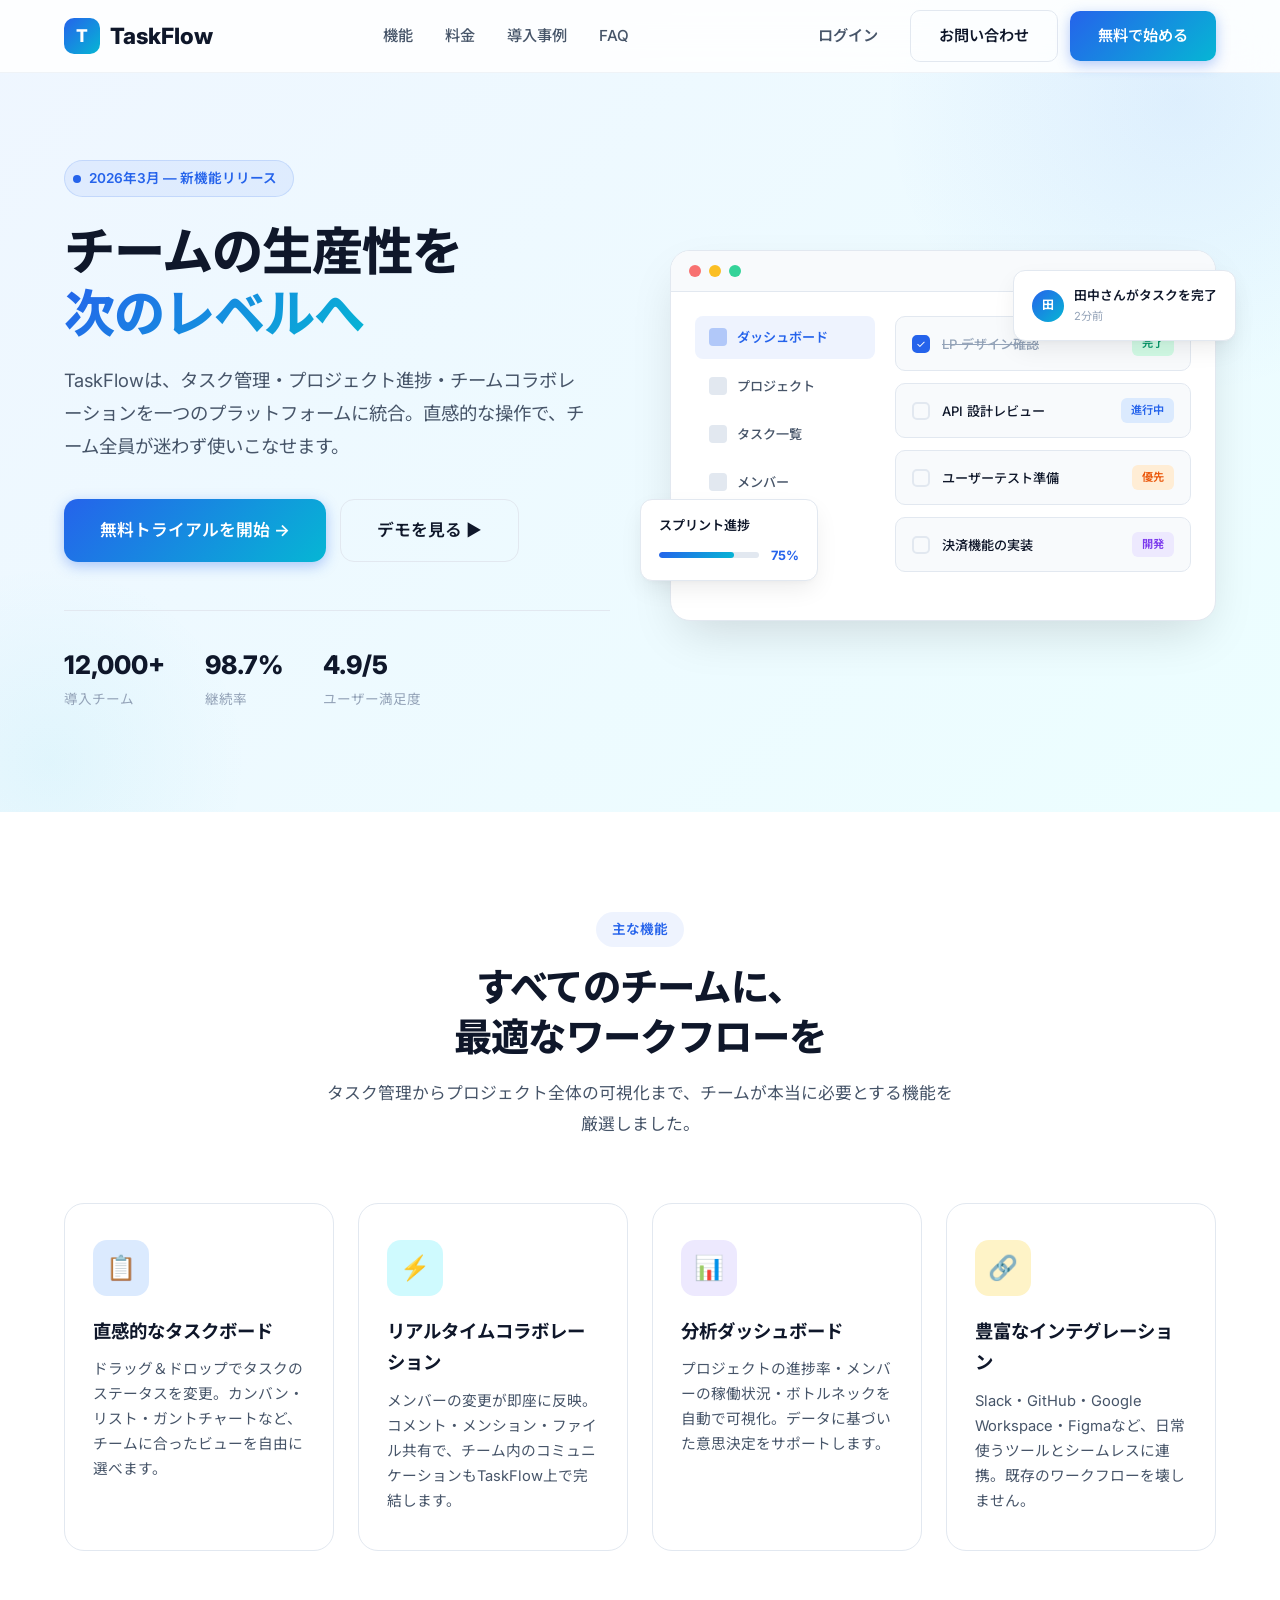
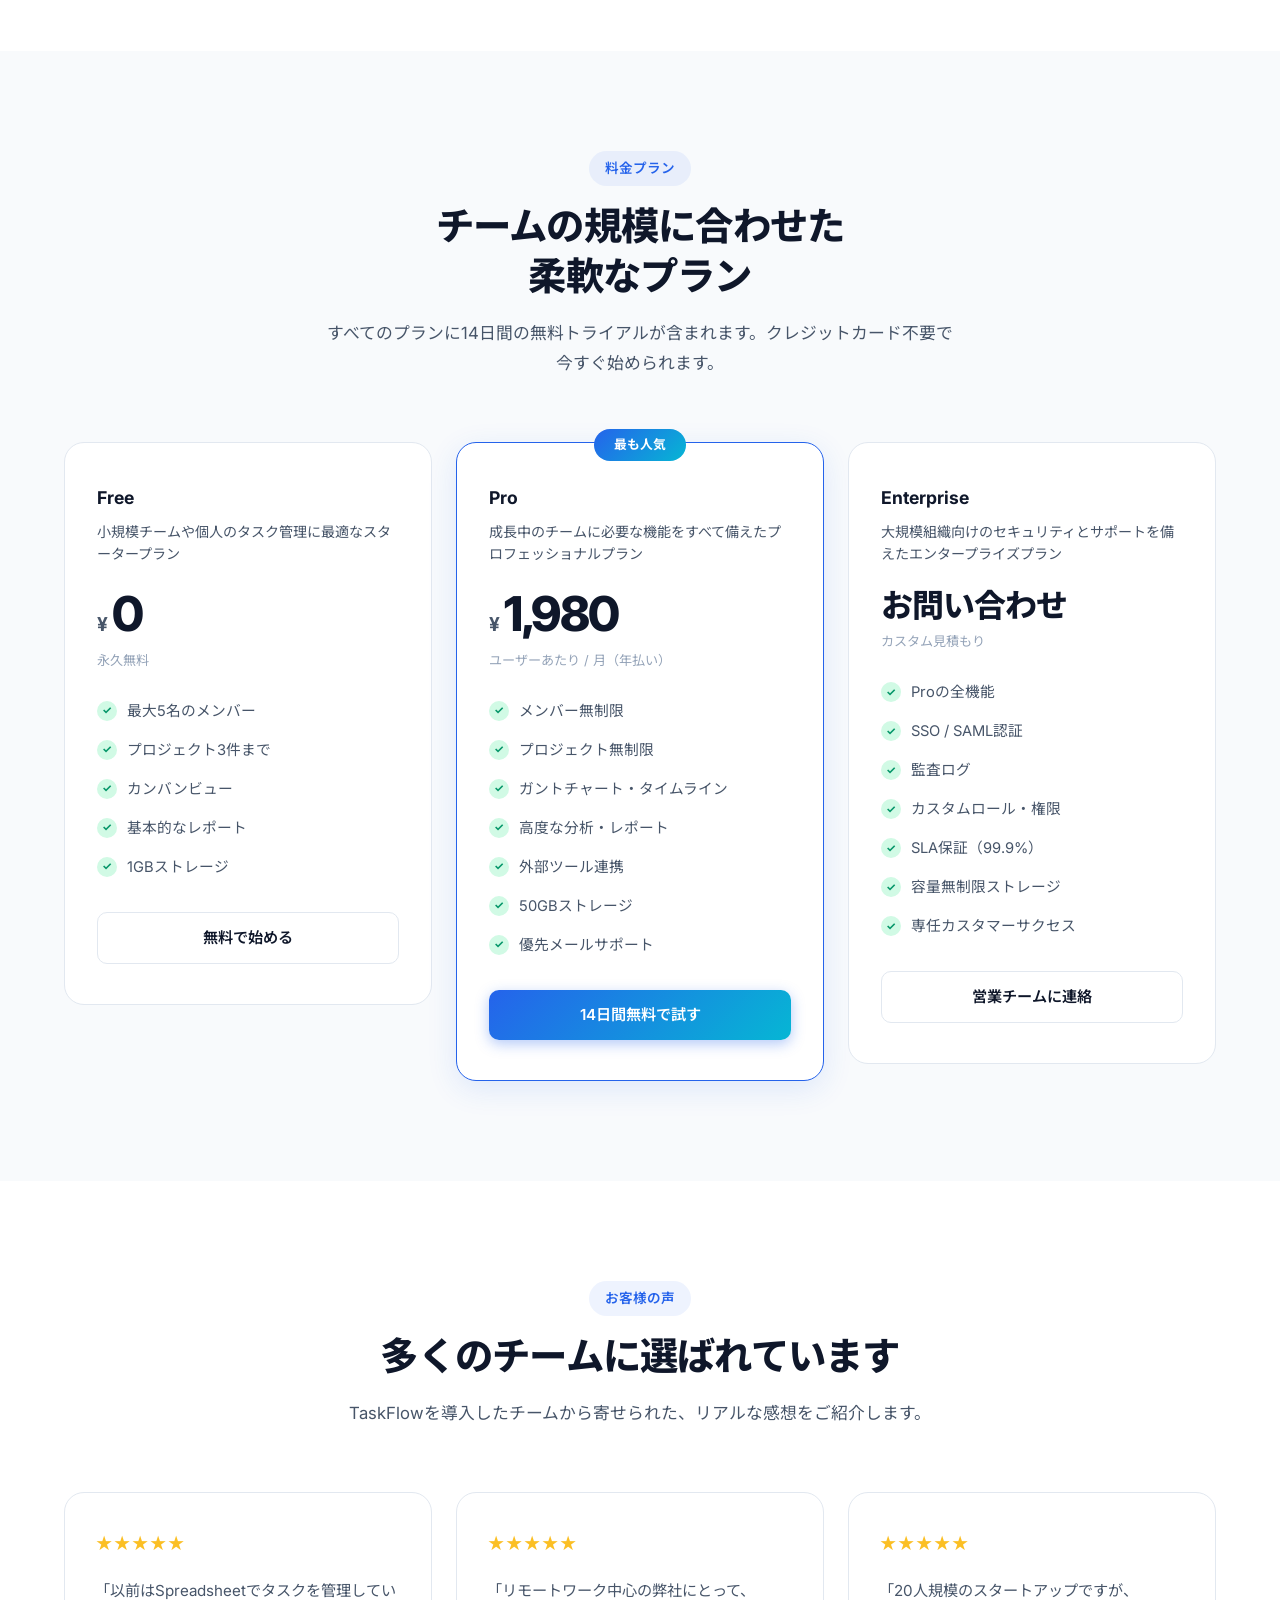
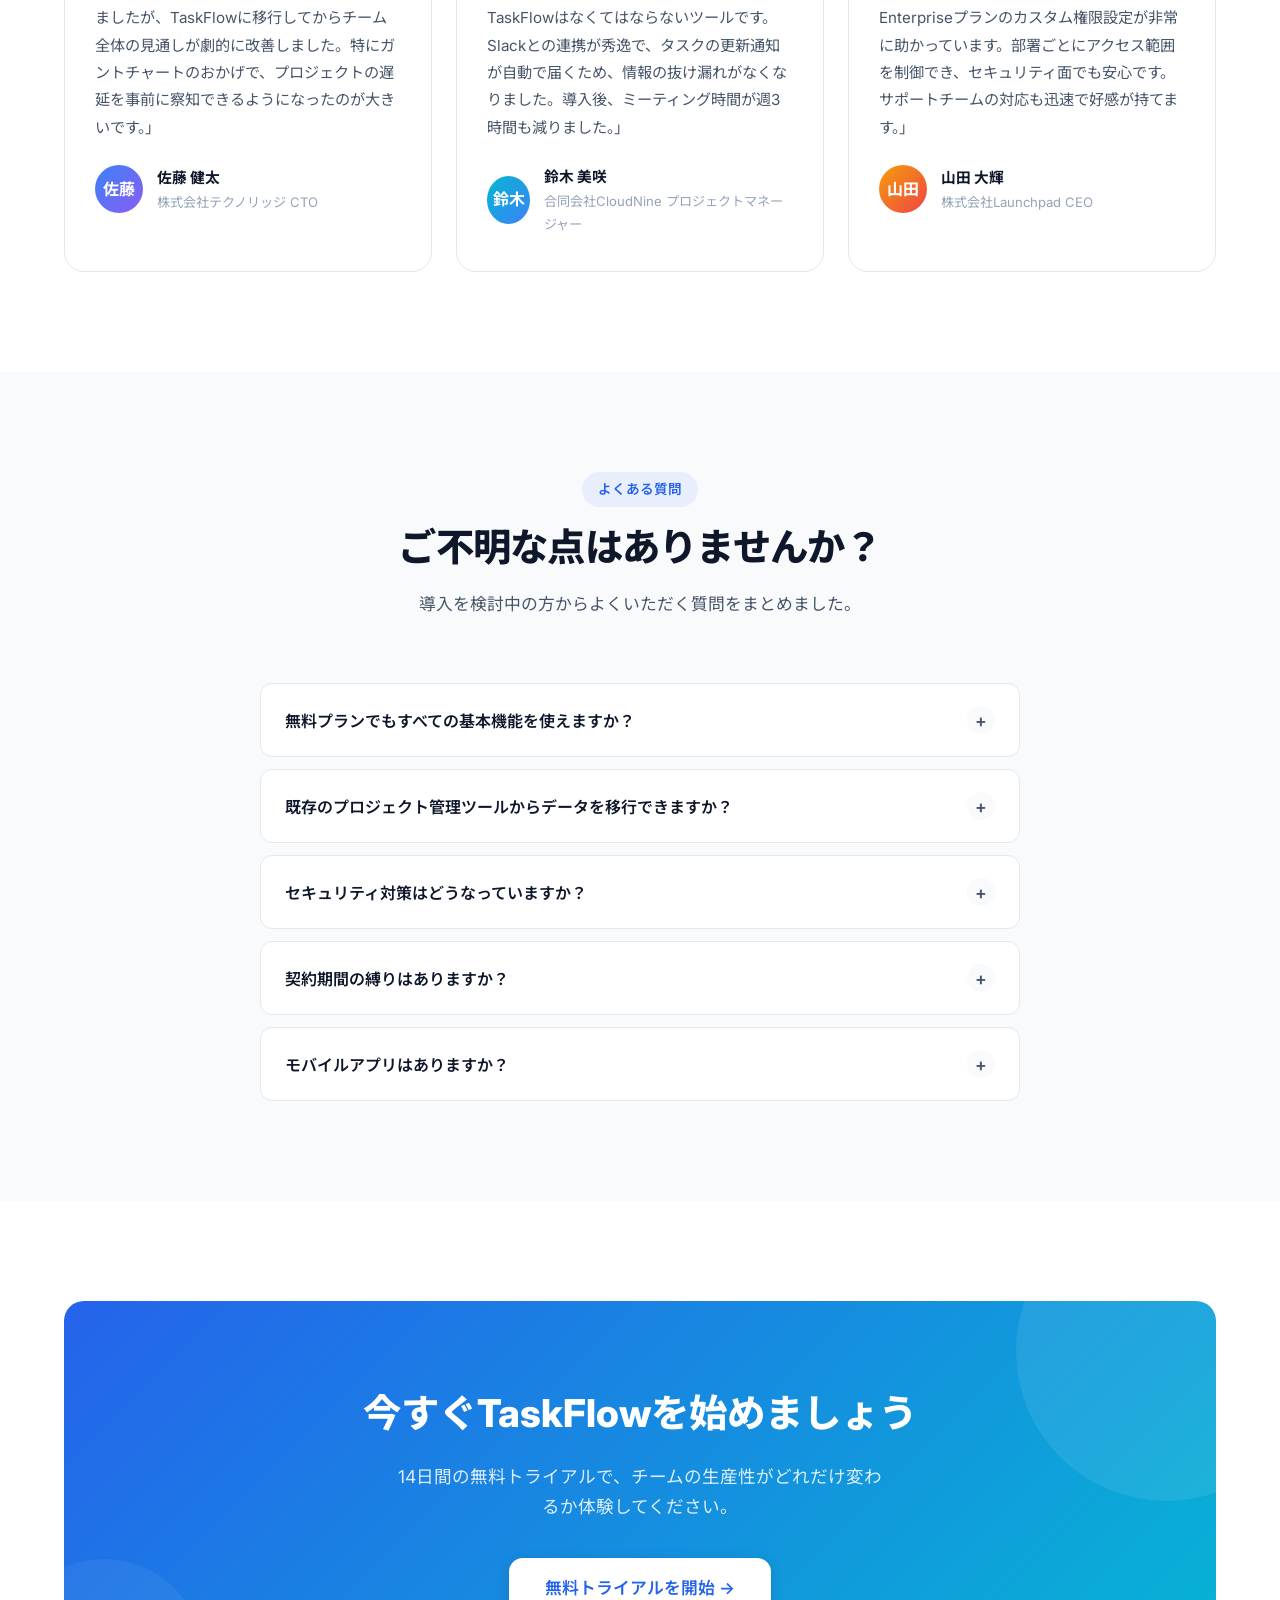
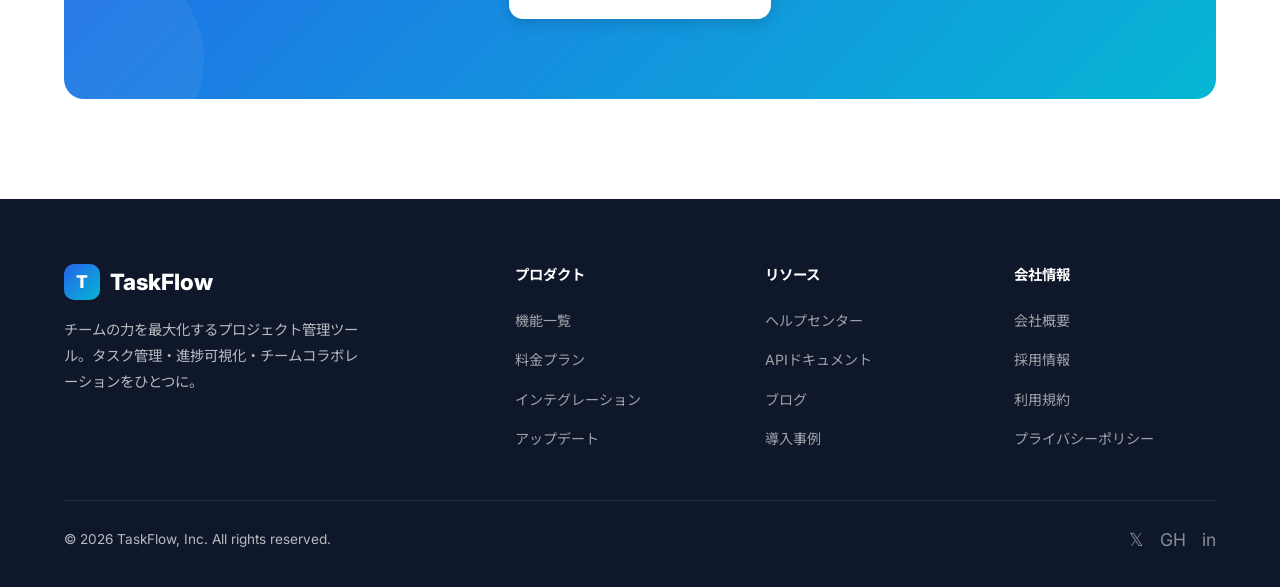
<file: index.html>
<!DOCTYPE html>
<html lang="ja">
<head>
  <meta charset="UTF-8">
  <meta name="viewport" content="width=device-width, initial-scale=1.0">
  <title>TaskFlow - チームの力を最大化するプロジェクト管理ツール</title>
  <link rel="preconnect" href="https://fonts.googleapis.com">
  <link rel="preconnect" href="https://fonts.gstatic.com" crossorigin>
  <link href="https://fonts.googleapis.com/css2?family=Inter:wght@400;500;600;700;800&family=Noto+Sans+JP:wght@400;500;600;700;800&display=swap" rel="stylesheet">
  <link rel="stylesheet" href="css/common.css">
  <link rel="stylesheet" href="css/index.css">
</head>
<body>

  <!-- ===== Header ===== -->
  <header class="header" id="header">
    <div class="container header-inner">
      <a href="index.html" class="logo">
        <div class="logo-icon">T</div>
        TaskFlow
      </a>
      <nav class="nav">
        <a href="#features">機能</a>
        <a href="#pricing">料金</a>
        <a href="#testimonials">導入事例</a>
        <a href="#faq">FAQ</a>
      </nav>
      <div class="header-actions">
        <a href="login.html" class="btn btn-ghost">ログイン</a>
        <a href="contact.html" class="btn btn-secondary">お問い合わせ</a>
        <a href="contact.html" class="btn btn-primary">無料で始める</a>
        <button class="hamburger" id="hamburger" aria-label="メニュー">
          <span></span><span></span><span></span>
        </button>
      </div>
    </div>
  </header>

  <!-- Mobile Nav -->
  <div class="mobile-nav" id="mobileNav">
    <a href="#features">機能</a>
    <a href="#pricing">料金</a>
    <a href="#testimonials">導入事例</a>
    <a href="#faq">FAQ</a>
    <a href="login.html">ログイン</a>
    <a href="contact.html" class="btn btn-primary" style="text-align:center;">無料で始める</a>
  </div>

  <!-- ===== Hero ===== -->
  <section class="hero">
    <div class="container hero-inner">
      <div class="hero-content">
        <div class="hero-badge fade-in">
          <span class="hero-badge-dot"></span>
          2026年3月 — 新機能リリース
        </div>
        <h1 class="fade-in fade-in-delay-1">
          チームの生産性を<br><span class="gradient-text">次のレベルへ</span>
        </h1>
        <p class="hero-sub fade-in fade-in-delay-2">
          TaskFlowは、タスク管理・プロジェクト進捗・チームコラボレーションを一つのプラットフォームに統合。直感的な操作で、チーム全員が迷わず使いこなせます。
        </p>
        <div class="hero-buttons fade-in fade-in-delay-3">
          <a href="contact.html" class="btn btn-primary btn-large">無料トライアルを開始 →</a>
          <a href="contact.html" class="btn btn-secondary btn-large">デモを見る ▶</a>
        </div>
        <div class="hero-stats fade-in fade-in-delay-4">
          <div>
            <div class="hero-stat-value">12,000+</div>
            <div class="hero-stat-label">導入チーム</div>
          </div>
          <div>
            <div class="hero-stat-value">98.7%</div>
            <div class="hero-stat-label">継続率</div>
          </div>
          <div>
            <div class="hero-stat-value">4.9/5</div>
            <div class="hero-stat-label">ユーザー満足度</div>
          </div>
        </div>
      </div>

      <div class="hero-visual fade-in fade-in-delay-2">
        <div class="hero-mockup">
          <div class="mockup-bar">
            <div class="mockup-dot red"></div>
            <div class="mockup-dot yellow"></div>
            <div class="mockup-dot green"></div>
          </div>
          <div class="mockup-body">
            <div class="mockup-sidebar">
              <div class="mockup-nav-items">
                <div class="mockup-nav-item active">
                  <div class="mockup-nav-icon"></div>
                  ダッシュボード
                </div>
                <div class="mockup-nav-item">
                  <div class="mockup-nav-icon"></div>
                  プロジェクト
                </div>
                <div class="mockup-nav-item">
                  <div class="mockup-nav-icon"></div>
                  タスク一覧
                </div>
                <div class="mockup-nav-item">
                  <div class="mockup-nav-icon"></div>
                  メンバー
                </div>
                <div class="mockup-nav-item">
                  <div class="mockup-nav-icon"></div>
                  レポート
                </div>
              </div>
              <div class="mockup-content">
                <div class="mockup-card">
                  <div class="mockup-card-left">
                    <div class="mockup-checkbox checked"></div>
                    <span class="mockup-card-title done">LP デザイン確認</span>
                  </div>
                  <span class="mockup-tag green">完了</span>
                </div>
                <div class="mockup-card">
                  <div class="mockup-card-left">
                    <div class="mockup-checkbox"></div>
                    <span class="mockup-card-title">API 設計レビュー</span>
                  </div>
                  <span class="mockup-tag blue">進行中</span>
                </div>
                <div class="mockup-card">
                  <div class="mockup-card-left">
                    <div class="mockup-checkbox"></div>
                    <span class="mockup-card-title">ユーザーテスト準備</span>
                  </div>
                  <span class="mockup-tag orange">優先</span>
                </div>
                <div class="mockup-card">
                  <div class="mockup-card-left">
                    <div class="mockup-checkbox"></div>
                    <span class="mockup-card-title">決済機能の実装</span>
                  </div>
                  <span class="mockup-tag purple">開発</span>
                </div>
              </div>
            </div>
          </div>
        </div>
        <div class="hero-float hero-float-1">
          <div class="float-avatar">田</div>
          <div>
            <div class="float-text">田中さんがタスクを完了</div>
            <div class="float-sub">2分前</div>
          </div>
        </div>
        <div class="hero-float hero-float-2">
          <div class="float-text" style="margin-bottom:8px;font-size:0.82rem;">スプリント進捗</div>
          <div class="float-progress">
            <div class="float-progress-bar">
              <div class="float-progress-fill"></div>
            </div>
            <span class="float-progress-label">75%</span>
          </div>
        </div>
      </div>
    </div>
  </section>

  <!-- ===== Features ===== -->
  <section class="section" id="features">
    <div class="container">
      <div class="section-header fade-in">
        <span class="section-label">主な機能</span>
        <h2 class="section-title">すべてのチームに、<br>最適なワークフローを</h2>
        <p class="section-desc">タスク管理からプロジェクト全体の可視化まで、チームが本当に必要とする機能を厳選しました。</p>
      </div>
      <div class="features-grid">
        <div class="feature-card fade-in fade-in-delay-1">
          <div class="feature-icon blue">📋</div>
          <h3>直感的なタスクボード</h3>
          <p>ドラッグ＆ドロップでタスクのステータスを変更。カンバン・リスト・ガントチャートなど、チームに合ったビューを自由に選べます。</p>
        </div>
        <div class="feature-card fade-in fade-in-delay-2">
          <div class="feature-icon cyan">⚡</div>
          <h3>リアルタイムコラボレーション</h3>
          <p>メンバーの変更が即座に反映。コメント・メンション・ファイル共有で、チーム内のコミュニケーションもTaskFlow上で完結します。</p>
        </div>
        <div class="feature-card fade-in fade-in-delay-3">
          <div class="feature-icon violet">📊</div>
          <h3>分析ダッシュボード</h3>
          <p>プロジェクトの進捗率・メンバーの稼働状況・ボトルネックを自動で可視化。データに基づいた意思決定をサポートします。</p>
        </div>
        <div class="feature-card fade-in fade-in-delay-4">
          <div class="feature-icon amber">🔗</div>
          <h3>豊富なインテグレーション</h3>
          <p>Slack・GitHub・Google Workspace・Figmaなど、日常使うツールとシームレスに連携。既存のワークフローを壊しません。</p>
        </div>
      </div>
    </div>
  </section>

  <!-- ===== Pricing ===== -->
  <section class="section section-alt" id="pricing">
    <div class="container">
      <div class="section-header fade-in">
        <span class="section-label">料金プラン</span>
        <h2 class="section-title">チームの規模に合わせた<br>柔軟なプラン</h2>
        <p class="section-desc">すべてのプランに14日間の無料トライアルが含まれます。クレジットカード不要で今すぐ始められます。</p>
      </div>
      <div class="pricing-grid">
        <!-- Free -->
        <div class="pricing-card fade-in fade-in-delay-1">
          <div class="pricing-name">Free</div>
          <div class="pricing-desc">小規模チームや個人のタスク管理に最適なスタータープラン</div>
          <div class="pricing-price">
            <span class="pricing-currency">¥</span>
            <span class="pricing-amount">0</span>
          </div>
          <div class="pricing-note">永久無料</div>
          <ul class="pricing-features">
            <li>最大5名のメンバー</li>
            <li>プロジェクト3件まで</li>
            <li>カンバンビュー</li>
            <li>基本的なレポート</li>
            <li>1GBストレージ</li>
          </ul>
          <a href="contact.html" class="btn btn-secondary">無料で始める</a>
        </div>
        <!-- Pro -->
        <div class="pricing-card popular fade-in fade-in-delay-2">
          <span class="pricing-popular-badge">最も人気</span>
          <div class="pricing-name">Pro</div>
          <div class="pricing-desc">成長中のチームに必要な機能をすべて備えたプロフェッショナルプラン</div>
          <div class="pricing-price">
            <span class="pricing-currency">¥</span>
            <span class="pricing-amount">1,980</span>
          </div>
          <div class="pricing-note">ユーザーあたり / 月（年払い）</div>
          <ul class="pricing-features">
            <li>メンバー無制限</li>
            <li>プロジェクト無制限</li>
            <li>ガントチャート・タイムライン</li>
            <li>高度な分析・レポート</li>
            <li>外部ツール連携</li>
            <li>50GBストレージ</li>
            <li>優先メールサポート</li>
          </ul>
          <a href="contact.html" class="btn btn-primary">14日間無料で試す</a>
        </div>
        <!-- Enterprise -->
        <div class="pricing-card fade-in fade-in-delay-3">
          <div class="pricing-name">Enterprise</div>
          <div class="pricing-desc">大規模組織向けのセキュリティとサポートを備えたエンタープライズプラン</div>
          <div class="pricing-price">
            <span class="pricing-amount" style="font-size:2rem;">お問い合わせ</span>
          </div>
          <div class="pricing-note">カスタム見積もり</div>
          <ul class="pricing-features">
            <li>Proの全機能</li>
            <li>SSO / SAML認証</li>
            <li>監査ログ</li>
            <li>カスタムロール・権限</li>
            <li>SLA保証（99.9%）</li>
            <li>容量無制限ストレージ</li>
            <li>専任カスタマーサクセス</li>
          </ul>
          <a href="contact.html" class="btn btn-secondary">営業チームに連絡</a>
        </div>
      </div>
    </div>
  </section>

  <!-- ===== Testimonials ===== -->
  <section class="section" id="testimonials">
    <div class="container">
      <div class="section-header fade-in">
        <span class="section-label">お客様の声</span>
        <h2 class="section-title">多くのチームに選ばれています</h2>
        <p class="section-desc">TaskFlowを導入したチームから寄せられた、リアルな感想をご紹介します。</p>
      </div>
      <div class="testimonials-grid">
        <div class="testimonial-card fade-in fade-in-delay-1">
          <div class="testimonial-stars">★★★★★</div>
          <p class="testimonial-text">「以前はSpreadsheetでタスクを管理していましたが、TaskFlowに移行してからチーム全体の見通しが劇的に改善しました。特にガントチャートのおかげで、プロジェクトの遅延を事前に察知できるようになったのが大きいです。」</p>
          <div class="testimonial-author">
            <div class="testimonial-avatar" style="background:linear-gradient(135deg,#3b82f6,#8b5cf6);">佐藤</div>
            <div>
              <div class="testimonial-name">佐藤 健太</div>
              <div class="testimonial-role">株式会社テクノリッジ CTO</div>
            </div>
          </div>
        </div>
        <div class="testimonial-card fade-in fade-in-delay-2">
          <div class="testimonial-stars">★★★★★</div>
          <p class="testimonial-text">「リモートワーク中心の弊社にとって、TaskFlowはなくてはならないツールです。Slackとの連携が秀逸で、タスクの更新通知が自動で届くため、情報の抜け漏れがなくなりました。導入後、ミーティング時間が週3時間も減りました。」</p>
          <div class="testimonial-author">
            <div class="testimonial-avatar" style="background:linear-gradient(135deg,#06b6d4,#3b82f6);">鈴木</div>
            <div>
              <div class="testimonial-name">鈴木 美咲</div>
              <div class="testimonial-role">合同会社CloudNine プロジェクトマネージャー</div>
            </div>
          </div>
        </div>
        <div class="testimonial-card fade-in fade-in-delay-3">
          <div class="testimonial-stars">★★★★★</div>
          <p class="testimonial-text">「20人規模のスタートアップですが、Enterpriseプランのカスタム権限設定が非常に助かっています。部署ごとにアクセス範囲を制御でき、セキュリティ面でも安心です。サポートチームの対応も迅速で好感が持てます。」</p>
          <div class="testimonial-author">
            <div class="testimonial-avatar" style="background:linear-gradient(135deg,#f59e0b,#ef4444);">山田</div>
            <div>
              <div class="testimonial-name">山田 大輝</div>
              <div class="testimonial-role">株式会社Launchpad CEO</div>
            </div>
          </div>
        </div>
      </div>
    </div>
  </section>

  <!-- ===== FAQ ===== -->
  <section class="section section-alt" id="faq">
    <div class="container">
      <div class="section-header fade-in">
        <span class="section-label">よくある質問</span>
        <h2 class="section-title">ご不明な点はありませんか？</h2>
        <p class="section-desc">導入を検討中の方からよくいただく質問をまとめました。</p>
      </div>
      <div class="faq-list">
        <div class="faq-item fade-in">
          <button class="faq-question">
            無料プランでもすべての基本機能を使えますか？
            <span class="faq-icon">+</span>
          </button>
          <div class="faq-answer">
            <div class="faq-answer-inner">はい、無料プランでもカンバンボード・タスク管理・基本レポートなどのコア機能をご利用いただけます。メンバー5名・プロジェクト3件までの制限がありますが、小規模チームや個人利用であれば十分な機能が揃っています。チームの拡大に合わせて、いつでもProプランにアップグレード可能です。</div>
          </div>
        </div>
        <div class="faq-item fade-in">
          <button class="faq-question">
            既存のプロジェクト管理ツールからデータを移行できますか？
            <span class="faq-icon">+</span>
          </button>
          <div class="faq-answer">
            <div class="faq-answer-inner">もちろんです。Trello・Asana・Jira・Notionからのインポート機能を標準搭載しています。CSVファイルからのインポートにも対応しているため、ほとんどのツールからスムーズにデータを移行できます。Proプラン以上では、専任スタッフが移行サポートを行います。</div>
          </div>
        </div>
        <div class="faq-item fade-in">
          <button class="faq-question">
            セキュリティ対策はどうなっていますか？
            <span class="faq-icon">+</span>
          </button>
          <div class="faq-answer">
            <div class="faq-answer-inner">すべてのデータは256ビットAES暗号化で保護され、通信はTLS 1.3で暗号化されています。SOC 2 Type II認証を取得済みで、定期的な第三者によるセキュリティ監査も実施しています。Enterpriseプランでは、SSO/SAML認証・IP制限・監査ログなど、より高度なセキュリティ機能をご利用いただけます。</div>
          </div>
        </div>
        <div class="faq-item fade-in">
          <button class="faq-question">
            契約期間の縛りはありますか？
            <span class="faq-icon">+</span>
          </button>
          <div class="faq-answer">
            <div class="faq-answer-inner">いいえ、契約期間の縛りはございません。月払いプランをお選びいただければ、いつでも解約可能です。年払いプランの場合は年間契約となりますが、月あたり約20%お得になります。解約後もデータは30日間保持されるため、安心してお試しいただけます。</div>
          </div>
        </div>
        <div class="faq-item fade-in">
          <button class="faq-question">
            モバイルアプリはありますか？
            <span class="faq-icon">+</span>
          </button>
          <div class="faq-answer">
            <div class="faq-answer-inner">はい、iOS・Android両方のネイティブアプリを提供しています。外出先からでもタスクの確認・更新・コメントが可能です。プッシュ通知にも対応しているので、重要なアップデートを見逃すことはありません。Web版と完全に同期されるため、デバイスを問わずシームレスにご利用いただけます。</div>
          </div>
        </div>
      </div>
    </div>
  </section>

  <!-- ===== CTA ===== -->
  <section class="cta-section">
    <div class="container">
      <div class="cta-box fade-in">
        <h2>今すぐTaskFlowを始めましょう</h2>
        <p>14日間の無料トライアルで、チームの生産性がどれだけ変わるか体験してください。</p>
        <a href="contact.html" class="btn btn-large">無料トライアルを開始 →</a>
      </div>
    </div>
  </section>

  <!-- ===== Footer ===== -->
  <footer class="footer">
    <div class="container">
      <div class="footer-grid">
        <div class="footer-brand">
          <a href="index.html" class="logo" style="color:#fff;">
            <div class="logo-icon">T</div>
            TaskFlow
          </a>
          <p>チームの力を最大化するプロジェクト管理ツール。タスク管理・進捗可視化・チームコラボレーションをひとつに。</p>
        </div>
        <div>
          <h4>プロダクト</h4>
          <ul class="footer-links">
            <li><a href="features.html">機能一覧</a></li>
            <li><a href="pricing.html">料金プラン</a></li>
            <li><a href="integrations.html">インテグレーション</a></li>
            <li><a href="updates.html">アップデート</a></li>
          </ul>
        </div>
        <div>
          <h4>リソース</h4>
          <ul class="footer-links">
            <li><a href="help.html">ヘルプセンター</a></li>
            <li><a href="api-docs.html">APIドキュメント</a></li>
            <li><a href="blog.html">ブログ</a></li>
            <li><a href="case-studies.html">導入事例</a></li>
          </ul>
        </div>
        <div>
          <h4>会社情報</h4>
          <ul class="footer-links">
            <li><a href="about.html">会社概要</a></li>
            <li><a href="careers.html">採用情報</a></li>
            <li><a href="terms.html">利用規約</a></li>
            <li><a href="privacy.html">プライバシーポリシー</a></li>
          </ul>
        </div>
      </div>
      <div class="footer-bottom">
        <span>© 2026 TaskFlow, Inc. All rights reserved.</span>
        <div class="footer-socials">
          <a href="#" aria-label="X (Twitter)">𝕏</a>
          <a href="#" aria-label="GitHub">GH</a>
          <a href="#" aria-label="LinkedIn">in</a>
        </div>
      </div>
    </div>
  </footer>

  <script src="js/common.js"></script>
  <script src="js/index.js"></script>
</body>
</html>
</file>
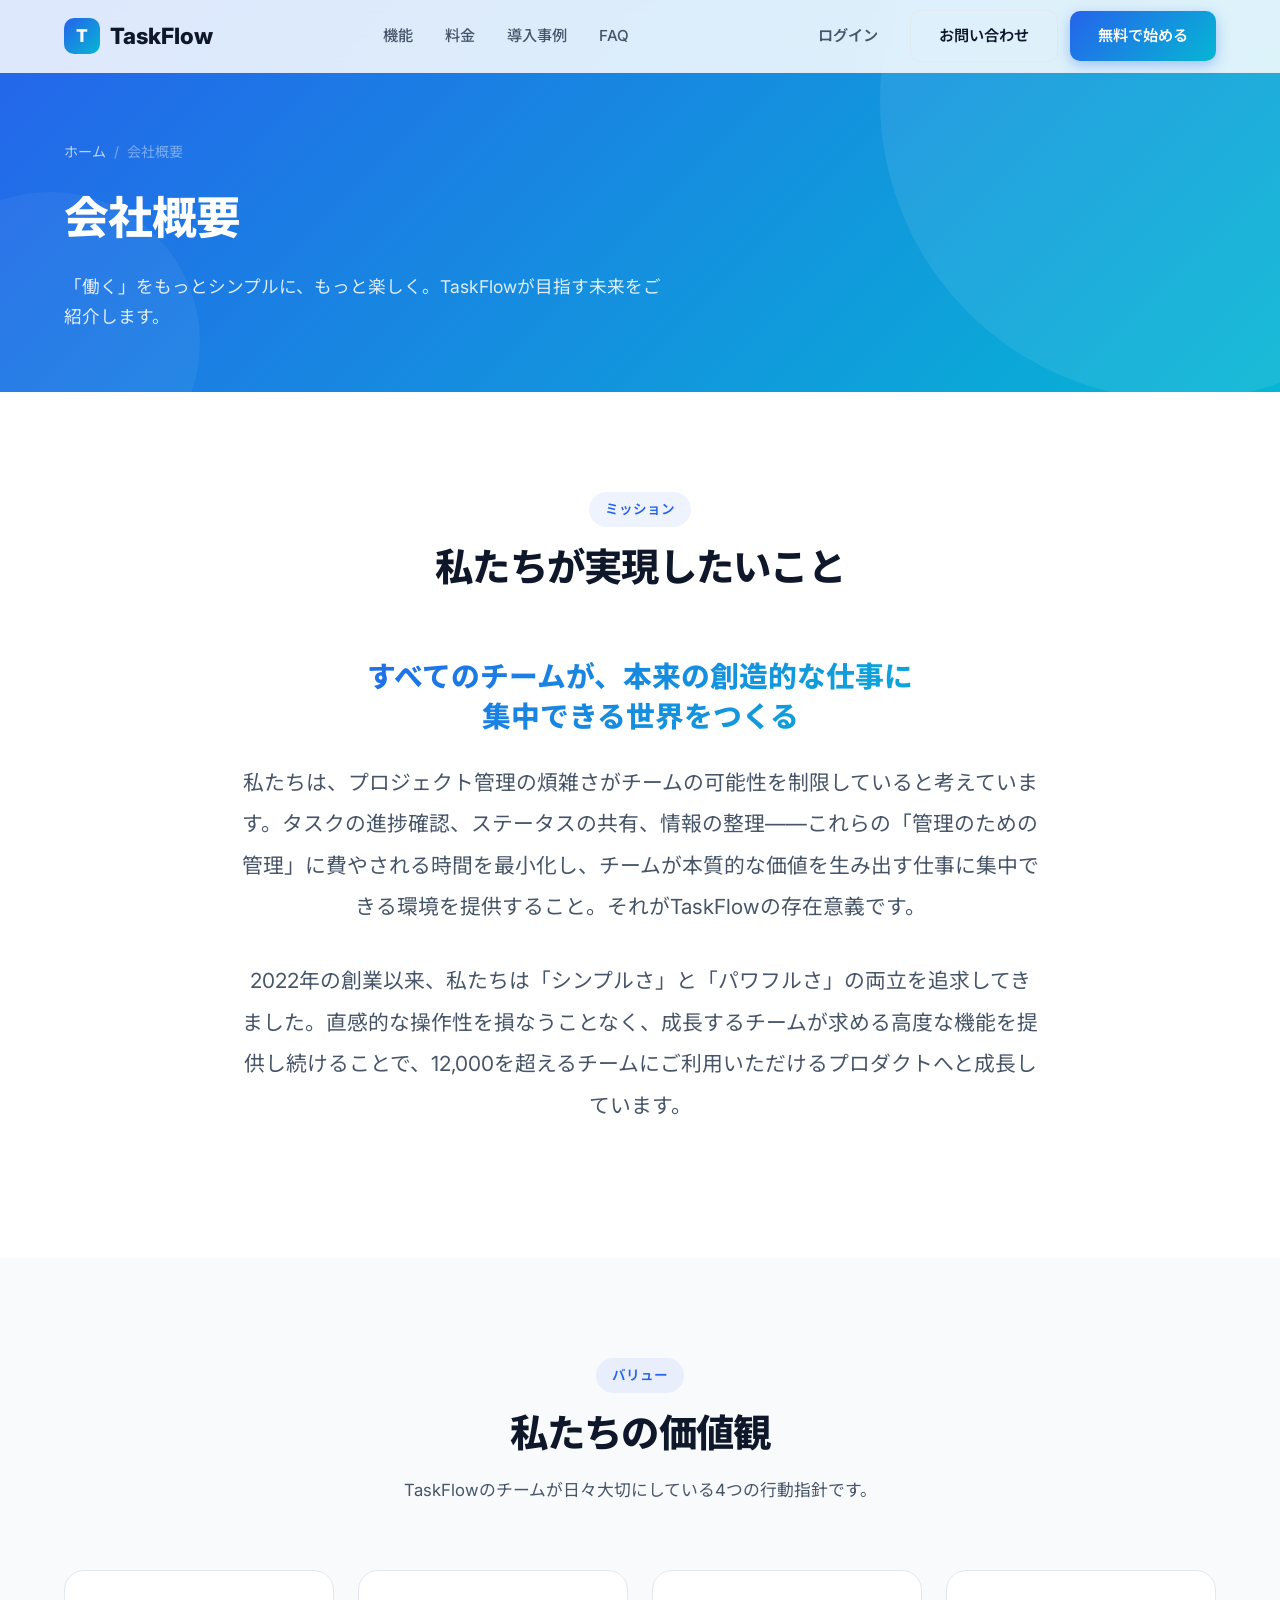
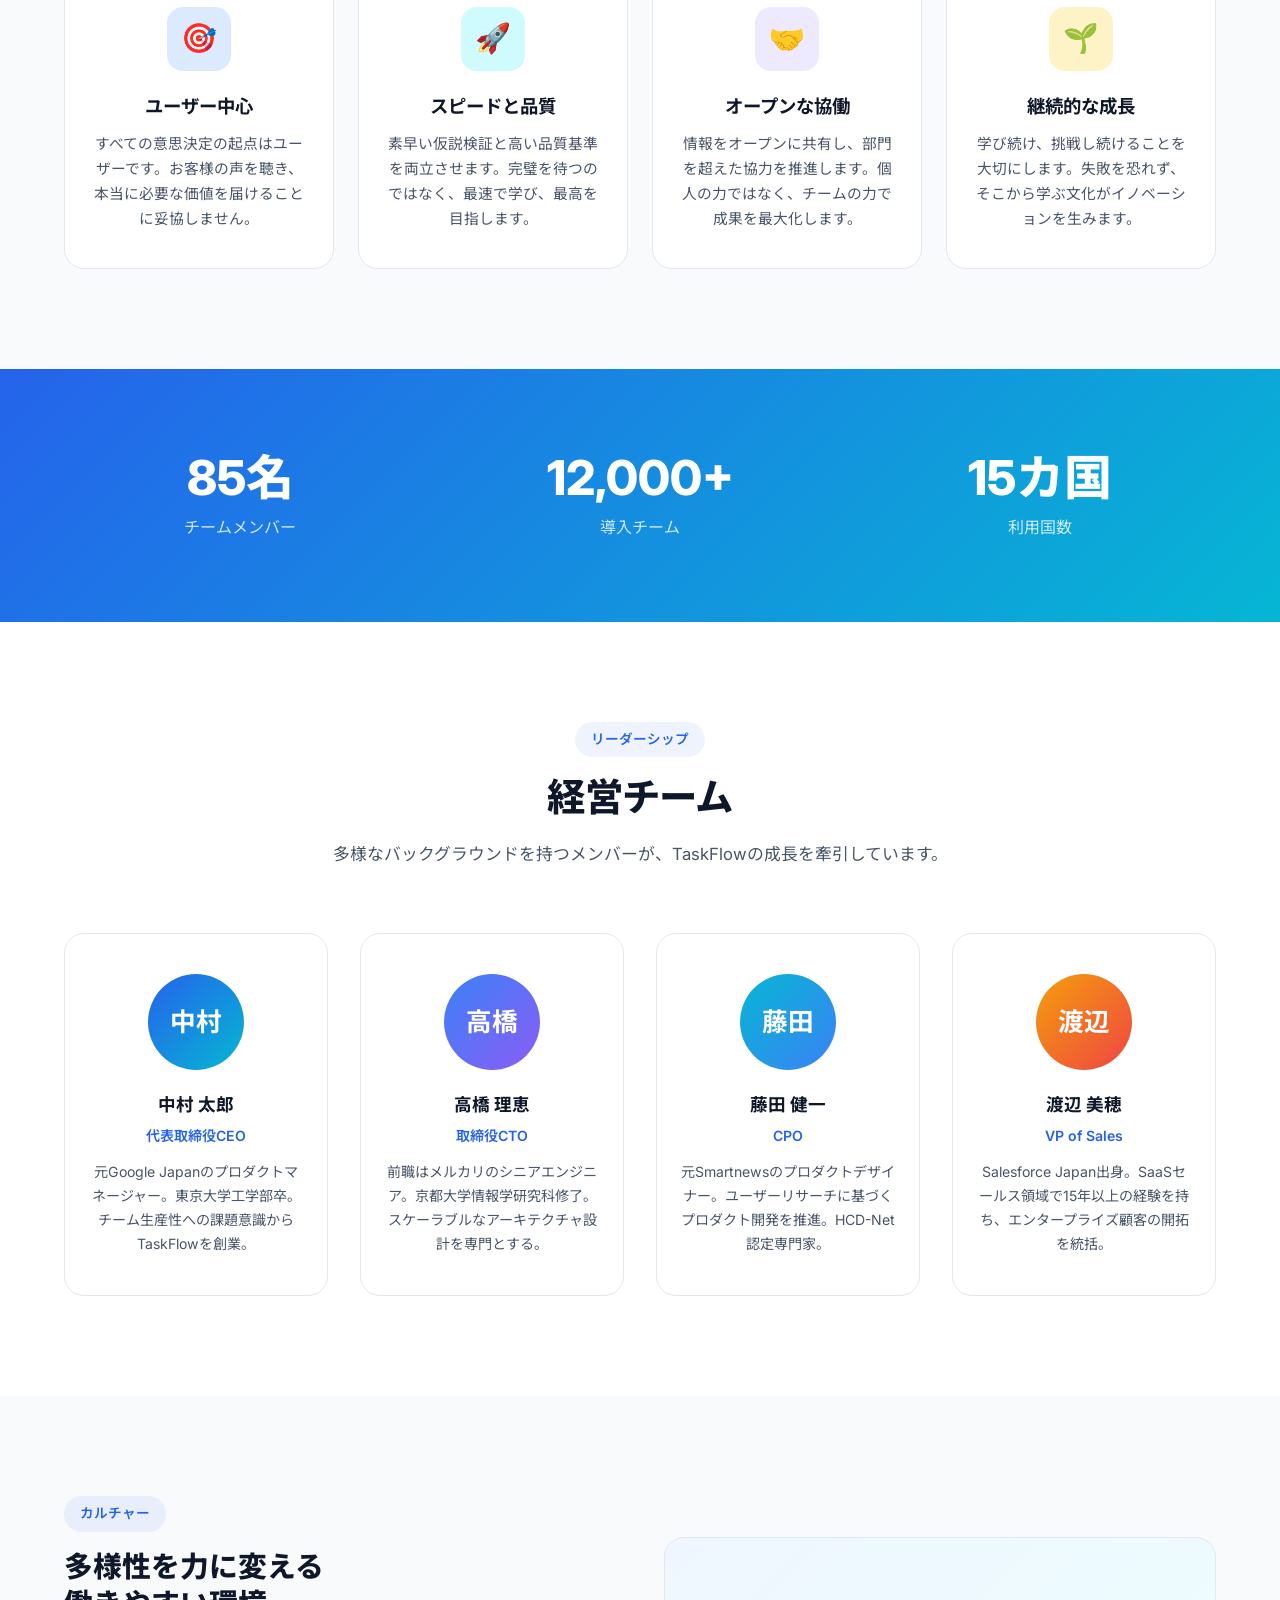
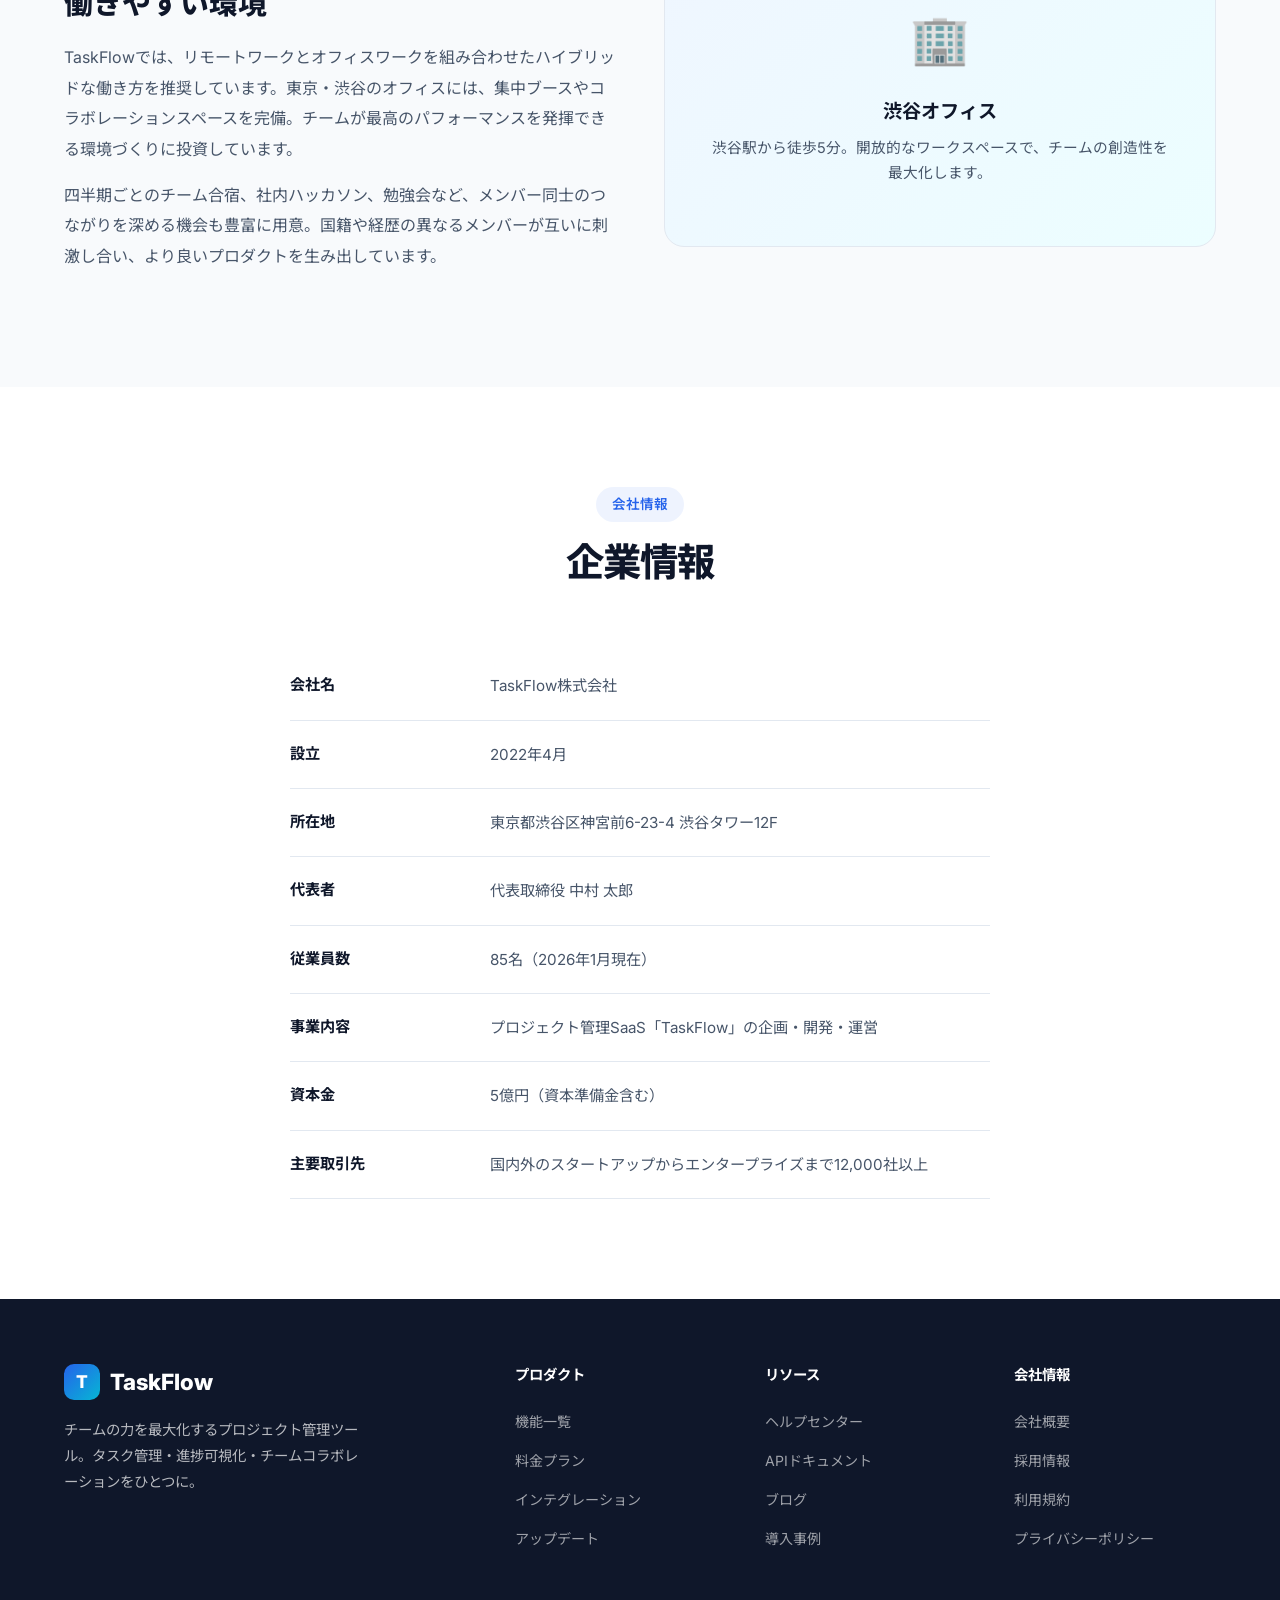
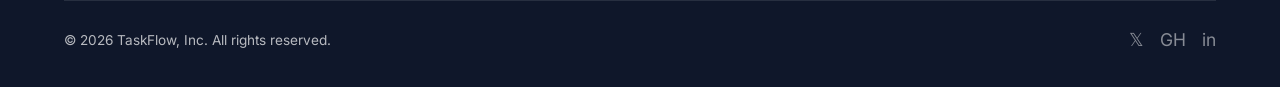
<file: about.html>
<!DOCTYPE html>
<html lang="ja">
<head>
  <meta charset="UTF-8">
  <meta name="viewport" content="width=device-width, initial-scale=1.0">
  <title>会社概要 - TaskFlow</title>
  <link rel="preconnect" href="https://fonts.googleapis.com">
  <link rel="preconnect" href="https://fonts.gstatic.com" crossorigin>
  <link href="https://fonts.googleapis.com/css2?family=Inter:wght@400;500;600;700;800&family=Noto+Sans+JP:wght@400;500;600;700;800&display=swap" rel="stylesheet">
  <link rel="stylesheet" href="css/common.css">
  <link rel="stylesheet" href="css/about.css">
</head>
<body>

  <!-- ===== Header ===== -->
  <header class="header" id="header">
    <div class="container header-inner">
      <a href="index.html" class="logo">
        <div class="logo-icon">T</div>
        TaskFlow
      </a>
      <nav class="nav">
        <a href="index.html#features">機能</a>
        <a href="index.html#pricing">料金</a>
        <a href="index.html#testimonials">導入事例</a>
        <a href="index.html#faq">FAQ</a>
      </nav>
      <div class="header-actions">
        <a href="login.html" class="btn btn-ghost">ログイン</a>
        <a href="contact.html" class="btn btn-secondary">お問い合わせ</a>
        <a href="contact.html" class="btn btn-primary">無料で始める</a>
        <button class="hamburger" id="hamburger" aria-label="メニュー">
          <span></span><span></span><span></span>
        </button>
      </div>
    </div>
  </header>

  <!-- Mobile Nav -->
  <div class="mobile-nav" id="mobileNav">
    <a href="index.html#features">機能</a>
    <a href="index.html#pricing">料金</a>
    <a href="index.html#testimonials">導入事例</a>
    <a href="index.html#faq">FAQ</a>
    <a href="login.html">ログイン</a>
    <a href="contact.html" class="btn btn-primary" style="text-align:center;">無料で始める</a>
  </div>

  <!-- ===== Page Hero ===== -->
  <section class="page-hero">
    <div class="container page-hero-content">
      <div class="breadcrumb fade-in">
        <a href="index.html">ホーム</a>
        <span>/</span>
        <span class="current">会社概要</span>
      </div>
      <h1 class="fade-in fade-in-delay-1">会社概要</h1>
      <p class="fade-in fade-in-delay-2">「働く」をもっとシンプルに、もっと楽しく。TaskFlowが目指す未来をご紹介します。</p>
    </div>
  </section>

  <!-- ===== Mission ===== -->
  <section class="section">
    <div class="container">
      <div class="section-header fade-in">
        <span class="section-label">ミッション</span>
        <h2 class="section-title">私たちが実現したいこと</h2>
      </div>
      <div class="mission-content fade-in">
        <p class="mission-highlight">すべてのチームが、本来の創造的な仕事に<br>集中できる世界をつくる</p>
        <p class="mission-text">
          私たちは、プロジェクト管理の煩雑さがチームの可能性を制限していると考えています。タスクの進捗確認、ステータスの共有、情報の整理――これらの「管理のための管理」に費やされる時間を最小化し、チームが本質的な価値を生み出す仕事に集中できる環境を提供すること。それがTaskFlowの存在意義です。
        </p>
        <p class="mission-text">
          2022年の創業以来、私たちは「シンプルさ」と「パワフルさ」の両立を追求してきました。直感的な操作性を損なうことなく、成長するチームが求める高度な機能を提供し続けることで、12,000を超えるチームにご利用いただけるプロダクトへと成長しています。
        </p>
      </div>
    </div>
  </section>

  <!-- ===== Values ===== -->
  <section class="section section-alt">
    <div class="container">
      <div class="section-header fade-in">
        <span class="section-label">バリュー</span>
        <h2 class="section-title">私たちの価値観</h2>
        <p class="section-desc">TaskFlowのチームが日々大切にしている4つの行動指針です。</p>
      </div>
      <div class="values-grid">
        <div class="value-card fade-in fade-in-delay-1">
          <div class="value-icon blue">🎯</div>
          <h3>ユーザー中心</h3>
          <p>すべての意思決定の起点はユーザーです。お客様の声を聴き、本当に必要な価値を届けることに妥協しません。</p>
        </div>
        <div class="value-card fade-in fade-in-delay-2">
          <div class="value-icon cyan">🚀</div>
          <h3>スピードと品質</h3>
          <p>素早い仮説検証と高い品質基準を両立させます。完璧を待つのではなく、最速で学び、最高を目指します。</p>
        </div>
        <div class="value-card fade-in fade-in-delay-3">
          <div class="value-icon violet">🤝</div>
          <h3>オープンな協働</h3>
          <p>情報をオープンに共有し、部門を超えた協力を推進します。個人の力ではなく、チームの力で成果を最大化します。</p>
        </div>
        <div class="value-card fade-in fade-in-delay-4">
          <div class="value-icon amber">🌱</div>
          <h3>継続的な成長</h3>
          <p>学び続け、挑戦し続けることを大切にします。失敗を恐れず、そこから学ぶ文化がイノベーションを生みます。</p>
        </div>
      </div>
    </div>
  </section>

  <!-- ===== Stats ===== -->
  <section class="stats-section">
    <div class="container">
      <div class="stats-grid">
        <div class="fade-in fade-in-delay-1">
          <div class="stat-value">85名</div>
          <div class="stat-label">チームメンバー</div>
        </div>
        <div class="fade-in fade-in-delay-2">
          <div class="stat-value">12,000+</div>
          <div class="stat-label">導入チーム</div>
        </div>
        <div class="fade-in fade-in-delay-3">
          <div class="stat-value">15カ国</div>
          <div class="stat-label">利用国数</div>
        </div>
      </div>
    </div>
  </section>

  <!-- ===== Team ===== -->
  <section class="section">
    <div class="container">
      <div class="section-header fade-in">
        <span class="section-label">リーダーシップ</span>
        <h2 class="section-title">経営チーム</h2>
        <p class="section-desc">多様なバックグラウンドを持つメンバーが、TaskFlowの成長を牽引しています。</p>
      </div>
      <div class="team-grid">
        <div class="team-card fade-in fade-in-delay-1">
          <div class="team-avatar" style="background:linear-gradient(135deg,#2563eb,#06b6d4);">中村</div>
          <div class="team-name">中村 太郎</div>
          <div class="team-title">代表取締役CEO</div>
          <p class="team-bio">元Google Japanのプロダクトマネージャー。東京大学工学部卒。チーム生産性への課題意識からTaskFlowを創業。</p>
        </div>
        <div class="team-card fade-in fade-in-delay-2">
          <div class="team-avatar" style="background:linear-gradient(135deg,#3b82f6,#8b5cf6);">高橋</div>
          <div class="team-name">高橋 理恵</div>
          <div class="team-title">取締役CTO</div>
          <p class="team-bio">前職はメルカリのシニアエンジニア。京都大学情報学研究科修了。スケーラブルなアーキテクチャ設計を専門とする。</p>
        </div>
        <div class="team-card fade-in fade-in-delay-3">
          <div class="team-avatar" style="background:linear-gradient(135deg,#06b6d4,#3b82f6);">藤田</div>
          <div class="team-name">藤田 健一</div>
          <div class="team-title">CPO</div>
          <p class="team-bio">元Smartnewsのプロダクトデザイナー。ユーザーリサーチに基づくプロダクト開発を推進。HCD-Net認定専門家。</p>
        </div>
        <div class="team-card fade-in fade-in-delay-4">
          <div class="team-avatar" style="background:linear-gradient(135deg,#f59e0b,#ef4444);">渡辺</div>
          <div class="team-name">渡辺 美穂</div>
          <div class="team-title">VP of Sales</div>
          <p class="team-bio">Salesforce Japan出身。SaaSセールス領域で15年以上の経験を持ち、エンタープライズ顧客の開拓を統括。</p>
        </div>
      </div>
    </div>
  </section>

  <!-- ===== Culture ===== -->
  <section class="section section-alt">
    <div class="container">
      <div class="culture-grid">
        <div class="culture-text fade-in">
          <span class="section-label">カルチャー</span>
          <h3>多様性を力に変える<br>働きやすい環境</h3>
          <p>TaskFlowでは、リモートワークとオフィスワークを組み合わせたハイブリッドな働き方を推奨しています。東京・渋谷のオフィスには、集中ブースやコラボレーションスペースを完備。チームが最高のパフォーマンスを発揮できる環境づくりに投資しています。</p>
          <p>四半期ごとのチーム合宿、社内ハッカソン、勉強会など、メンバー同士のつながりを深める機会も豊富に用意。国籍や経歴の異なるメンバーが互いに刺激し合い、より良いプロダクトを生み出しています。</p>
        </div>
        <div class="culture-visual fade-in fade-in-delay-2">
          <div class="culture-visual-icon">🏢</div>
          <h4>渋谷オフィス</h4>
          <p>渋谷駅から徒歩5分。開放的なワークスペースで、チームの創造性を最大化します。</p>
        </div>
      </div>
    </div>
  </section>

  <!-- ===== Company Info ===== -->
  <section class="section">
    <div class="container">
      <div class="section-header fade-in">
        <span class="section-label">会社情報</span>
        <h2 class="section-title">企業情報</h2>
      </div>
      <div class="info-table fade-in">
        <div class="info-row">
          <div class="info-label">会社名</div>
          <div class="info-value">TaskFlow株式会社</div>
        </div>
        <div class="info-row">
          <div class="info-label">設立</div>
          <div class="info-value">2022年4月</div>
        </div>
        <div class="info-row">
          <div class="info-label">所在地</div>
          <div class="info-value">東京都渋谷区神宮前6-23-4 渋谷タワー12F</div>
        </div>
        <div class="info-row">
          <div class="info-label">代表者</div>
          <div class="info-value">代表取締役 中村 太郎</div>
        </div>
        <div class="info-row">
          <div class="info-label">従業員数</div>
          <div class="info-value">85名（2026年1月現在）</div>
        </div>
        <div class="info-row">
          <div class="info-label">事業内容</div>
          <div class="info-value">プロジェクト管理SaaS「TaskFlow」の企画・開発・運営</div>
        </div>
        <div class="info-row">
          <div class="info-label">資本金</div>
          <div class="info-value">5億円（資本準備金含む）</div>
        </div>
        <div class="info-row">
          <div class="info-label">主要取引先</div>
          <div class="info-value">国内外のスタートアップからエンタープライズまで12,000社以上</div>
        </div>
      </div>
    </div>
  </section>

  <!-- ===== Footer ===== -->
  <footer class="footer">
    <div class="container">
      <div class="footer-grid">
        <div class="footer-brand">
          <a href="index.html" class="logo" style="color:#fff;">
            <div class="logo-icon">T</div>
            TaskFlow
          </a>
          <p>チームの力を最大化するプロジェクト管理ツール。タスク管理・進捗可視化・チームコラボレーションをひとつに。</p>
        </div>
        <div>
          <h4>プロダクト</h4>
          <ul class="footer-links">
            <li><a href="features.html">機能一覧</a></li>
            <li><a href="pricing.html">料金プラン</a></li>
            <li><a href="integrations.html">インテグレーション</a></li>
            <li><a href="updates.html">アップデート</a></li>
          </ul>
        </div>
        <div>
          <h4>リソース</h4>
          <ul class="footer-links">
            <li><a href="help.html">ヘルプセンター</a></li>
            <li><a href="api-docs.html">APIドキュメント</a></li>
            <li><a href="blog.html">ブログ</a></li>
            <li><a href="case-studies.html">導入事例</a></li>
          </ul>
        </div>
        <div>
          <h4>会社情報</h4>
          <ul class="footer-links">
            <li><a href="about.html">会社概要</a></li>
            <li><a href="careers.html">採用情報</a></li>
            <li><a href="terms.html">利用規約</a></li>
            <li><a href="privacy.html">プライバシーポリシー</a></li>
          </ul>
        </div>
      </div>
      <div class="footer-bottom">
        <span>&copy; 2026 TaskFlow, Inc. All rights reserved.</span>
        <div class="footer-socials">
          <a href="#" aria-label="X (Twitter)">&#120143;</a>
          <a href="#" aria-label="GitHub">GH</a>
          <a href="#" aria-label="LinkedIn">in</a>
        </div>
      </div>
    </div>
  </footer>

  <script src="js/common.js"></script>
</body>
</html>
</file>
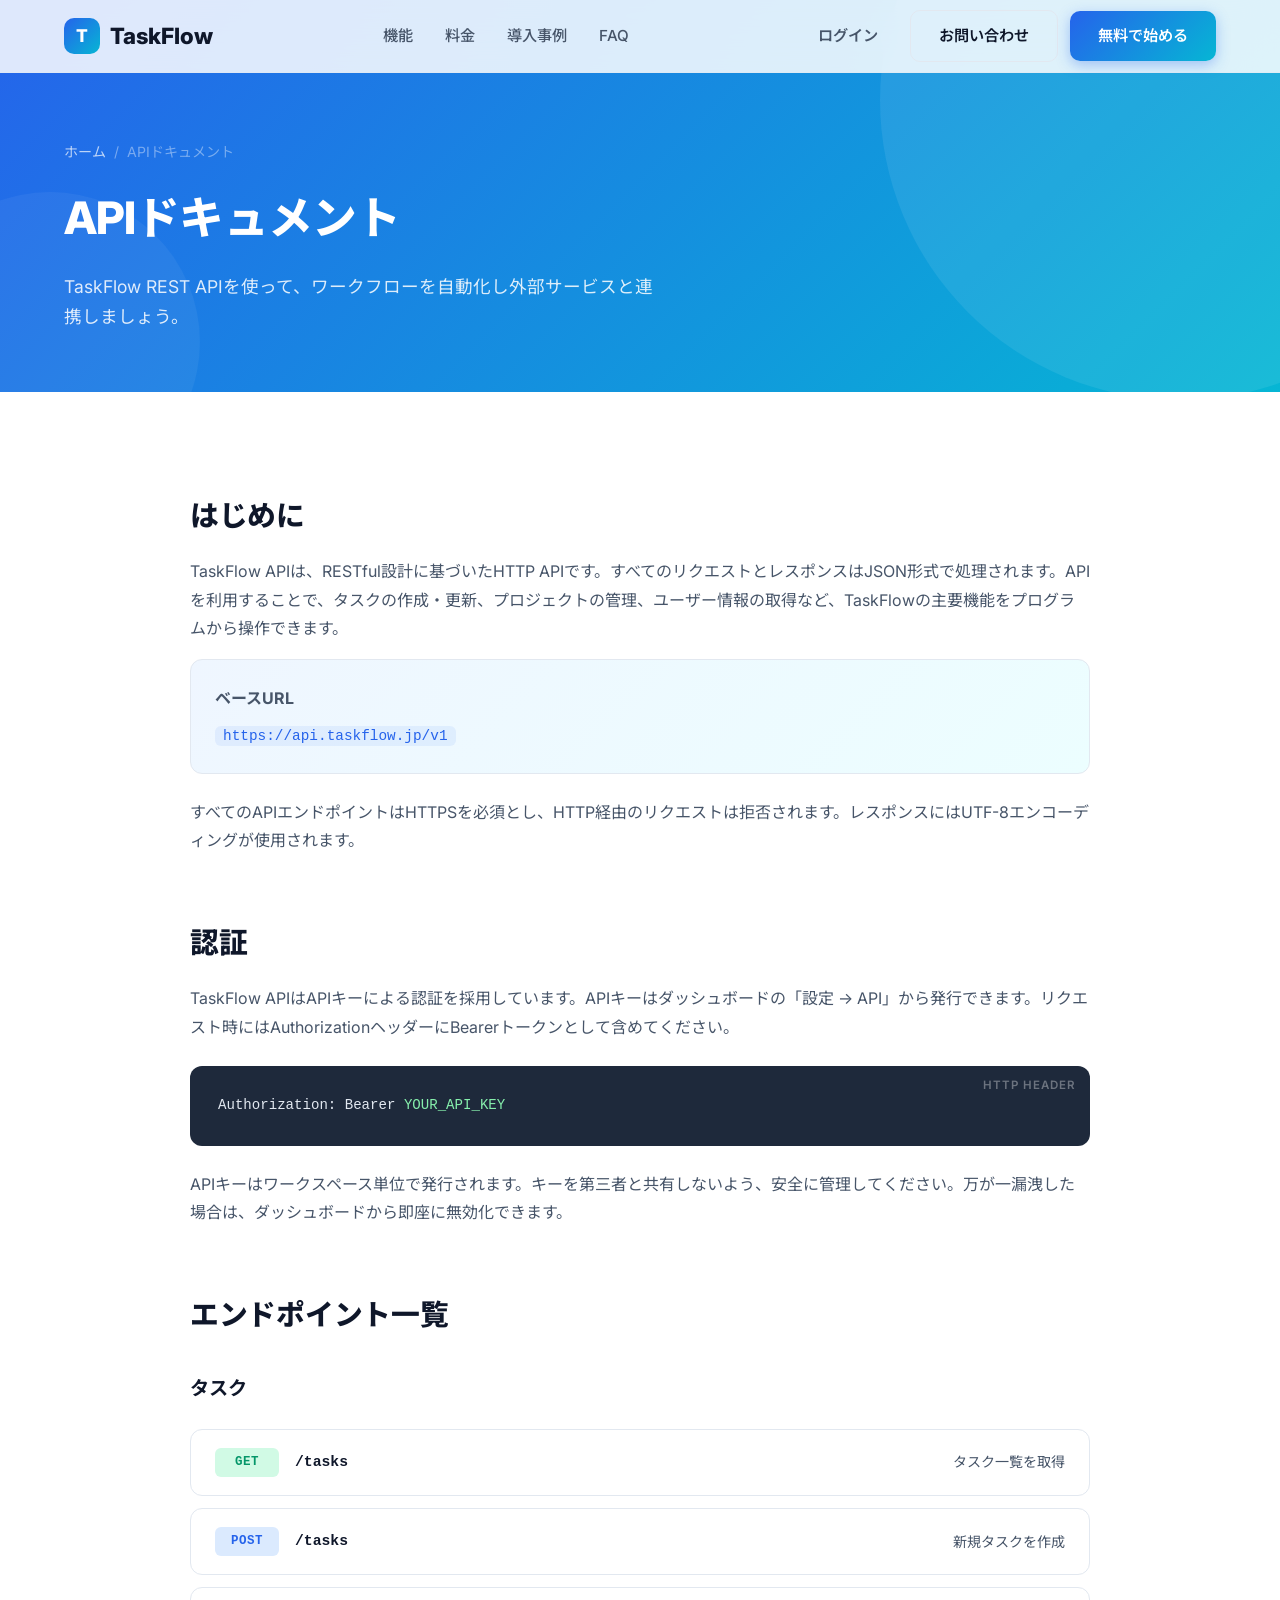
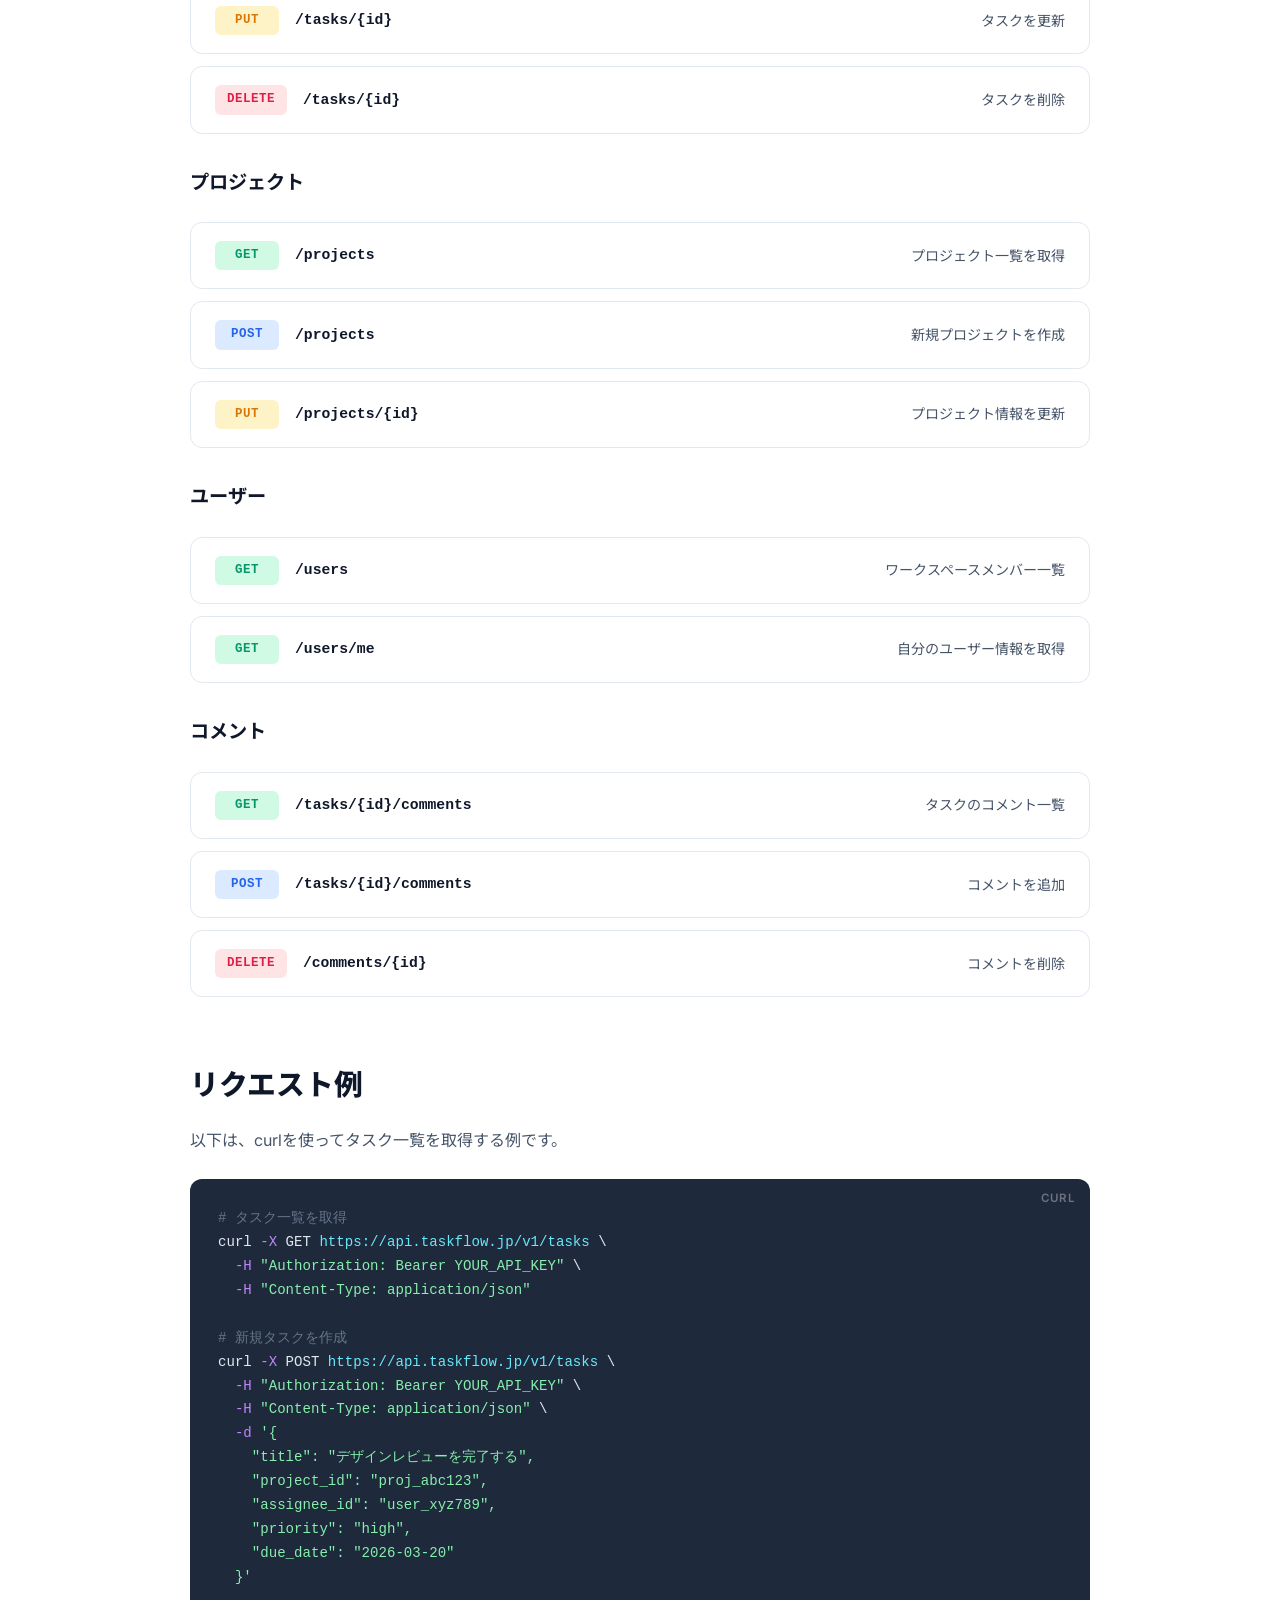
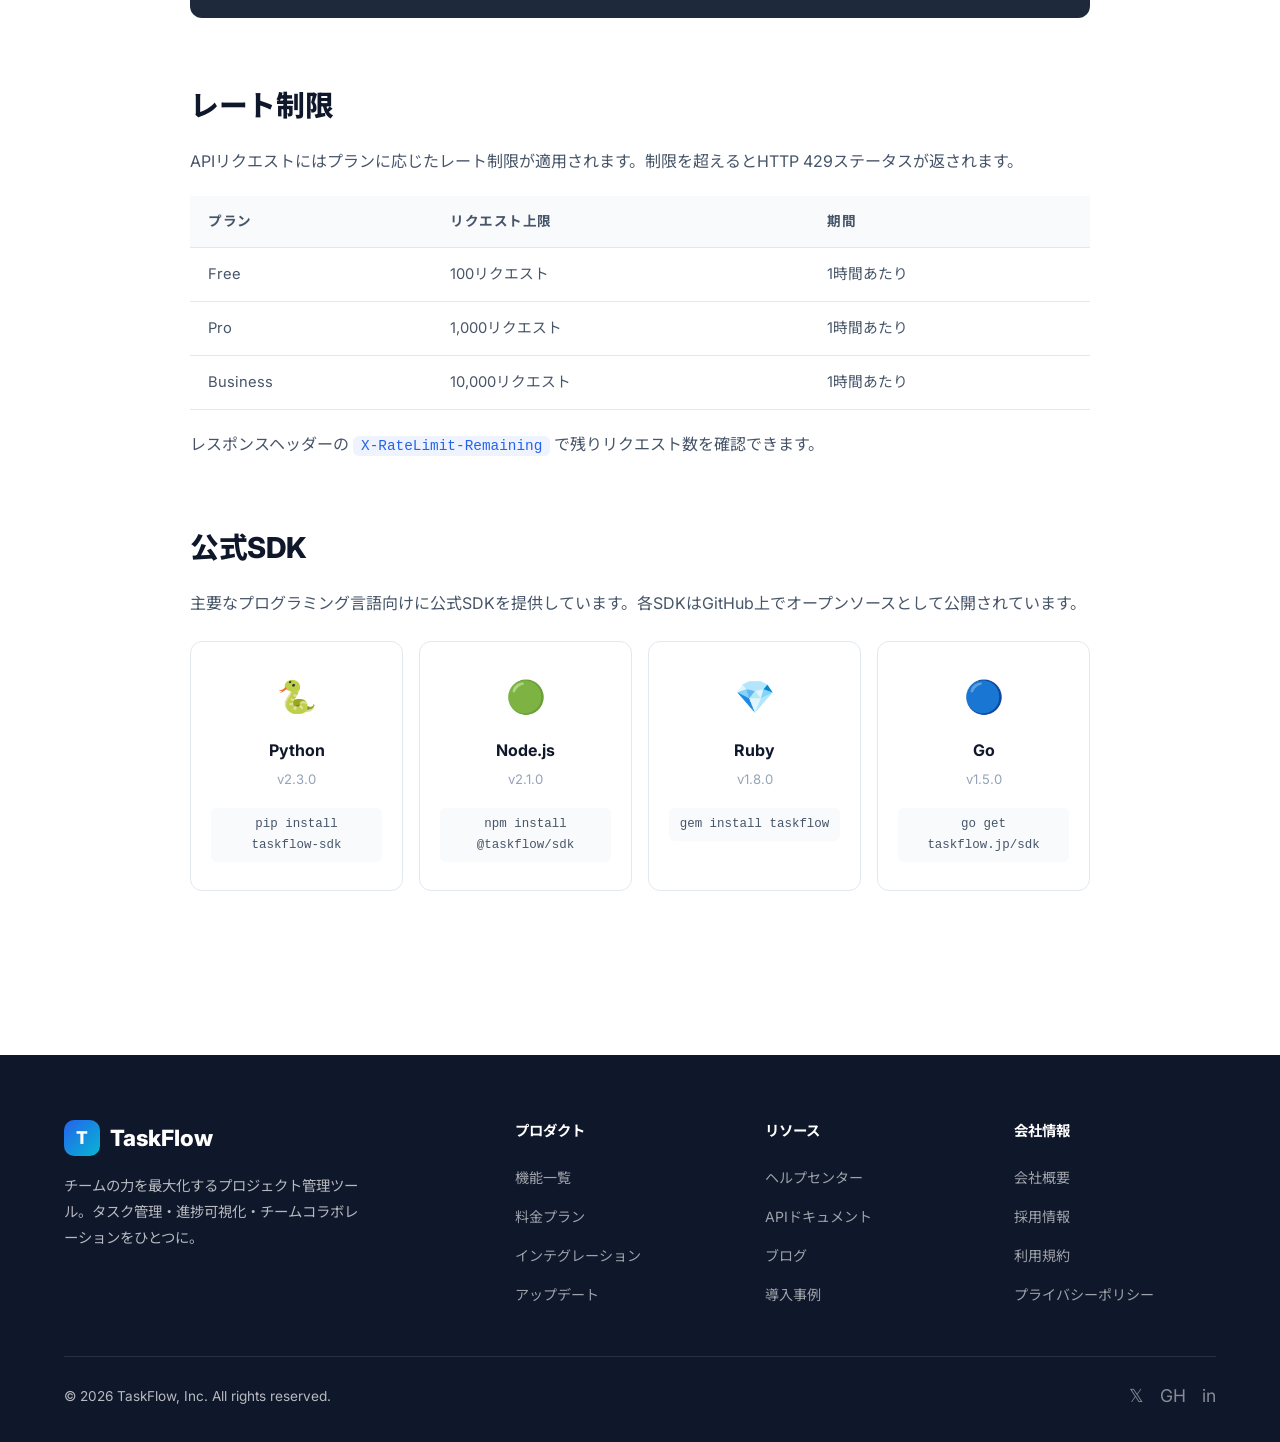
<file: api-docs.html>
<!DOCTYPE html>
<html lang="ja">
<head>
  <meta charset="UTF-8">
  <meta name="viewport" content="width=device-width, initial-scale=1.0">
  <title>APIドキュメント - TaskFlow</title>
  <link rel="preconnect" href="https://fonts.googleapis.com">
  <link rel="preconnect" href="https://fonts.gstatic.com" crossorigin>
  <link href="https://fonts.googleapis.com/css2?family=Inter:wght@400;500;600;700;800&family=Noto+Sans+JP:wght@400;500;600;700;800&display=swap" rel="stylesheet">
  <link rel="stylesheet" href="css/common.css">
  <link rel="stylesheet" href="css/api-docs.css">
</head>
<body>

  <!-- ===== Header ===== -->
  <header class="header" id="header">
    <div class="container header-inner">
      <a href="index.html" class="logo">
        <div class="logo-icon">T</div>
        TaskFlow
      </a>
      <nav class="nav">
        <a href="index.html#features">機能</a>
        <a href="index.html#pricing">料金</a>
        <a href="index.html#testimonials">導入事例</a>
        <a href="index.html#faq">FAQ</a>
      </nav>
      <div class="header-actions">
        <a href="login.html" class="btn btn-ghost">ログイン</a>
        <a href="contact.html" class="btn btn-secondary">お問い合わせ</a>
        <a href="contact.html" class="btn btn-primary">無料で始める</a>
        <button class="hamburger" id="hamburger" aria-label="メニュー">
          <span></span><span></span><span></span>
        </button>
      </div>
    </div>
  </header>

  <div class="mobile-nav" id="mobileNav">
    <a href="index.html#features">機能</a>
    <a href="index.html#pricing">料金</a>
    <a href="index.html#testimonials">導入事例</a>
    <a href="index.html#faq">FAQ</a>
    <a href="login.html">ログイン</a>
    <a href="contact.html" class="btn btn-primary" style="text-align:center;">無料で始める</a>
  </div>

  <!-- ===== Page Hero ===== -->
  <section class="page-hero">
    <div class="container">
      <div class="breadcrumb">
        <a href="index.html">ホーム</a>
        <span>/</span>
        <span>APIドキュメント</span>
      </div>
      <h1>APIドキュメント</h1>
      <p>TaskFlow REST APIを使って、ワークフローを自動化し外部サービスと連携しましょう。</p>
    </div>
  </section>

  <!-- ===== API Content ===== -->
  <section class="section">
    <div class="container">
      <div class="api-content">

        <!-- Introduction -->
        <div class="api-section fade-in">
          <h2>はじめに</h2>
          <p>TaskFlow APIは、RESTful設計に基づいたHTTP APIです。すべてのリクエストとレスポンスはJSON形式で処理されます。APIを利用することで、タスクの作成・更新、プロジェクトの管理、ユーザー情報の取得など、TaskFlowの主要機能をプログラムから操作できます。</p>
          <div class="api-info-box">
            <p style="margin-bottom:8px;"><strong>ベースURL</strong></p>
            <code>https://api.taskflow.jp/v1</code>
          </div>
          <p>すべてのAPIエンドポイントはHTTPSを必須とし、HTTP経由のリクエストは拒否されます。レスポンスにはUTF-8エンコーディングが使用されます。</p>
        </div>

        <!-- Authentication -->
        <div class="api-section fade-in">
          <h2>認証</h2>
          <p>TaskFlow APIはAPIキーによる認証を採用しています。APIキーはダッシュボードの「設定 → API」から発行できます。リクエスト時にはAuthorizationヘッダーにBearerトークンとして含めてください。</p>
          <div class="code-block">
            <span class="code-block-label">HTTP Header</span>
<pre>Authorization: Bearer <span class="token-string">YOUR_API_KEY</span></pre>
          </div>
          <p>APIキーはワークスペース単位で発行されます。キーを第三者と共有しないよう、安全に管理してください。万が一漏洩した場合は、ダッシュボードから即座に無効化できます。</p>
        </div>

        <!-- Endpoints -->
        <div class="api-section fade-in">
          <h2>エンドポイント一覧</h2>

          <h3>タスク</h3>
          <div class="endpoint-list">
            <div class="endpoint-card">
              <span class="method-badge method-get">GET</span>
              <span class="endpoint-path">/tasks</span>
              <span class="endpoint-desc">タスク一覧を取得</span>
            </div>
            <div class="endpoint-card">
              <span class="method-badge method-post">POST</span>
              <span class="endpoint-path">/tasks</span>
              <span class="endpoint-desc">新規タスクを作成</span>
            </div>
            <div class="endpoint-card">
              <span class="method-badge method-put">PUT</span>
              <span class="endpoint-path">/tasks/{id}</span>
              <span class="endpoint-desc">タスクを更新</span>
            </div>
            <div class="endpoint-card">
              <span class="method-badge method-delete">DELETE</span>
              <span class="endpoint-path">/tasks/{id}</span>
              <span class="endpoint-desc">タスクを削除</span>
            </div>
          </div>

          <h3>プロジェクト</h3>
          <div class="endpoint-list">
            <div class="endpoint-card">
              <span class="method-badge method-get">GET</span>
              <span class="endpoint-path">/projects</span>
              <span class="endpoint-desc">プロジェクト一覧を取得</span>
            </div>
            <div class="endpoint-card">
              <span class="method-badge method-post">POST</span>
              <span class="endpoint-path">/projects</span>
              <span class="endpoint-desc">新規プロジェクトを作成</span>
            </div>
            <div class="endpoint-card">
              <span class="method-badge method-put">PUT</span>
              <span class="endpoint-path">/projects/{id}</span>
              <span class="endpoint-desc">プロジェクト情報を更新</span>
            </div>
          </div>

          <h3>ユーザー</h3>
          <div class="endpoint-list">
            <div class="endpoint-card">
              <span class="method-badge method-get">GET</span>
              <span class="endpoint-path">/users</span>
              <span class="endpoint-desc">ワークスペースメンバー一覧</span>
            </div>
            <div class="endpoint-card">
              <span class="method-badge method-get">GET</span>
              <span class="endpoint-path">/users/me</span>
              <span class="endpoint-desc">自分のユーザー情報を取得</span>
            </div>
          </div>

          <h3>コメント</h3>
          <div class="endpoint-list">
            <div class="endpoint-card">
              <span class="method-badge method-get">GET</span>
              <span class="endpoint-path">/tasks/{id}/comments</span>
              <span class="endpoint-desc">タスクのコメント一覧</span>
            </div>
            <div class="endpoint-card">
              <span class="method-badge method-post">POST</span>
              <span class="endpoint-path">/tasks/{id}/comments</span>
              <span class="endpoint-desc">コメントを追加</span>
            </div>
            <div class="endpoint-card">
              <span class="method-badge method-delete">DELETE</span>
              <span class="endpoint-path">/comments/{id}</span>
              <span class="endpoint-desc">コメントを削除</span>
            </div>
          </div>
        </div>

        <!-- Code Example -->
        <div class="api-section fade-in">
          <h2>リクエスト例</h2>
          <p>以下は、curlを使ってタスク一覧を取得する例です。</p>
          <div class="code-block">
            <span class="code-block-label">curl</span>
<pre><span class="token-comment"># タスク一覧を取得</span>
curl <span class="token-keyword">-X</span> GET <span class="token-url">https://api.taskflow.jp/v1/tasks</span> \
  <span class="token-keyword">-H</span> <span class="token-string">"Authorization: Bearer YOUR_API_KEY"</span> \
  <span class="token-keyword">-H</span> <span class="token-string">"Content-Type: application/json"</span>

<span class="token-comment"># 新規タスクを作成</span>
curl <span class="token-keyword">-X</span> POST <span class="token-url">https://api.taskflow.jp/v1/tasks</span> \
  <span class="token-keyword">-H</span> <span class="token-string">"Authorization: Bearer YOUR_API_KEY"</span> \
  <span class="token-keyword">-H</span> <span class="token-string">"Content-Type: application/json"</span> \
  <span class="token-keyword">-d</span> <span class="token-string">'{
    "title": "デザインレビューを完了する",
    "project_id": "proj_abc123",
    "assignee_id": "user_xyz789",
    "priority": "high",
    "due_date": "2026-03-20"
  }'</span></pre>
          </div>
        </div>

        <!-- Rate Limits -->
        <div class="api-section fade-in">
          <h2>レート制限</h2>
          <p>APIリクエストにはプランに応じたレート制限が適用されます。制限を超えるとHTTP 429ステータスが返されます。</p>
          <table class="rate-table">
            <thead>
              <tr>
                <th>プラン</th>
                <th>リクエスト上限</th>
                <th>期間</th>
              </tr>
            </thead>
            <tbody>
              <tr>
                <td>Free</td>
                <td>100リクエスト</td>
                <td>1時間あたり</td>
              </tr>
              <tr>
                <td>Pro</td>
                <td>1,000リクエスト</td>
                <td>1時間あたり</td>
              </tr>
              <tr>
                <td>Business</td>
                <td>10,000リクエスト</td>
                <td>1時間あたり</td>
              </tr>
            </tbody>
          </table>
          <p>レスポンスヘッダーの <code style="background:rgba(37,99,235,0.08);color:var(--primary);padding:2px 8px;border-radius:6px;font-size:0.9rem;font-family:'SF Mono','Fira Code','Consolas',monospace;">X-RateLimit-Remaining</code> で残りリクエスト数を確認できます。</p>
        </div>

        <!-- SDKs -->
        <div class="api-section fade-in">
          <h2>公式SDK</h2>
          <p>主要なプログラミング言語向けに公式SDKを提供しています。各SDKはGitHub上でオープンソースとして公開されています。</p>
          <div class="sdk-grid">
            <div class="sdk-card">
              <div class="sdk-icon">🐍</div>
              <h4>Python</h4>
              <p>v2.3.0</p>
              <code>pip install taskflow-sdk</code>
            </div>
            <div class="sdk-card">
              <div class="sdk-icon">🟢</div>
              <h4>Node.js</h4>
              <p>v2.1.0</p>
              <code>npm install @taskflow/sdk</code>
            </div>
            <div class="sdk-card">
              <div class="sdk-icon">💎</div>
              <h4>Ruby</h4>
              <p>v1.8.0</p>
              <code>gem install taskflow</code>
            </div>
            <div class="sdk-card">
              <div class="sdk-icon">🔵</div>
              <h4>Go</h4>
              <p>v1.5.0</p>
              <code>go get taskflow.jp/sdk</code>
            </div>
          </div>
        </div>

      </div>
    </div>
  </section>

  <!-- ===== Footer ===== -->
  <footer class="footer">
    <div class="container">
      <div class="footer-grid">
        <div class="footer-brand">
          <a href="index.html" class="logo" style="color:#fff;">
            <div class="logo-icon">T</div>
            TaskFlow
          </a>
          <p>チームの力を最大化するプロジェクト管理ツール。タスク管理・進捗可視化・チームコラボレーションをひとつに。</p>
        </div>
        <div>
          <h4>プロダクト</h4>
          <ul class="footer-links">
            <li><a href="features.html">機能一覧</a></li>
            <li><a href="pricing.html">料金プラン</a></li>
            <li><a href="integrations.html">インテグレーション</a></li>
            <li><a href="updates.html">アップデート</a></li>
          </ul>
        </div>
        <div>
          <h4>リソース</h4>
          <ul class="footer-links">
            <li><a href="help.html">ヘルプセンター</a></li>
            <li><a href="api-docs.html">APIドキュメント</a></li>
            <li><a href="blog.html">ブログ</a></li>
            <li><a href="case-studies.html">導入事例</a></li>
          </ul>
        </div>
        <div>
          <h4>会社情報</h4>
          <ul class="footer-links">
            <li><a href="about.html">会社概要</a></li>
            <li><a href="careers.html">採用情報</a></li>
            <li><a href="terms.html">利用規約</a></li>
            <li><a href="privacy.html">プライバシーポリシー</a></li>
          </ul>
        </div>
      </div>
      <div class="footer-bottom">
        <span>&copy; 2026 TaskFlow, Inc. All rights reserved.</span>
        <div class="footer-socials">
          <a href="#" aria-label="X (Twitter)">𝕏</a>
          <a href="#" aria-label="GitHub">GH</a>
          <a href="#" aria-label="LinkedIn">in</a>
        </div>
      </div>
    </div>
  </footer>

  <script src="js/common.js"></script>
</body>
</html>
</file>
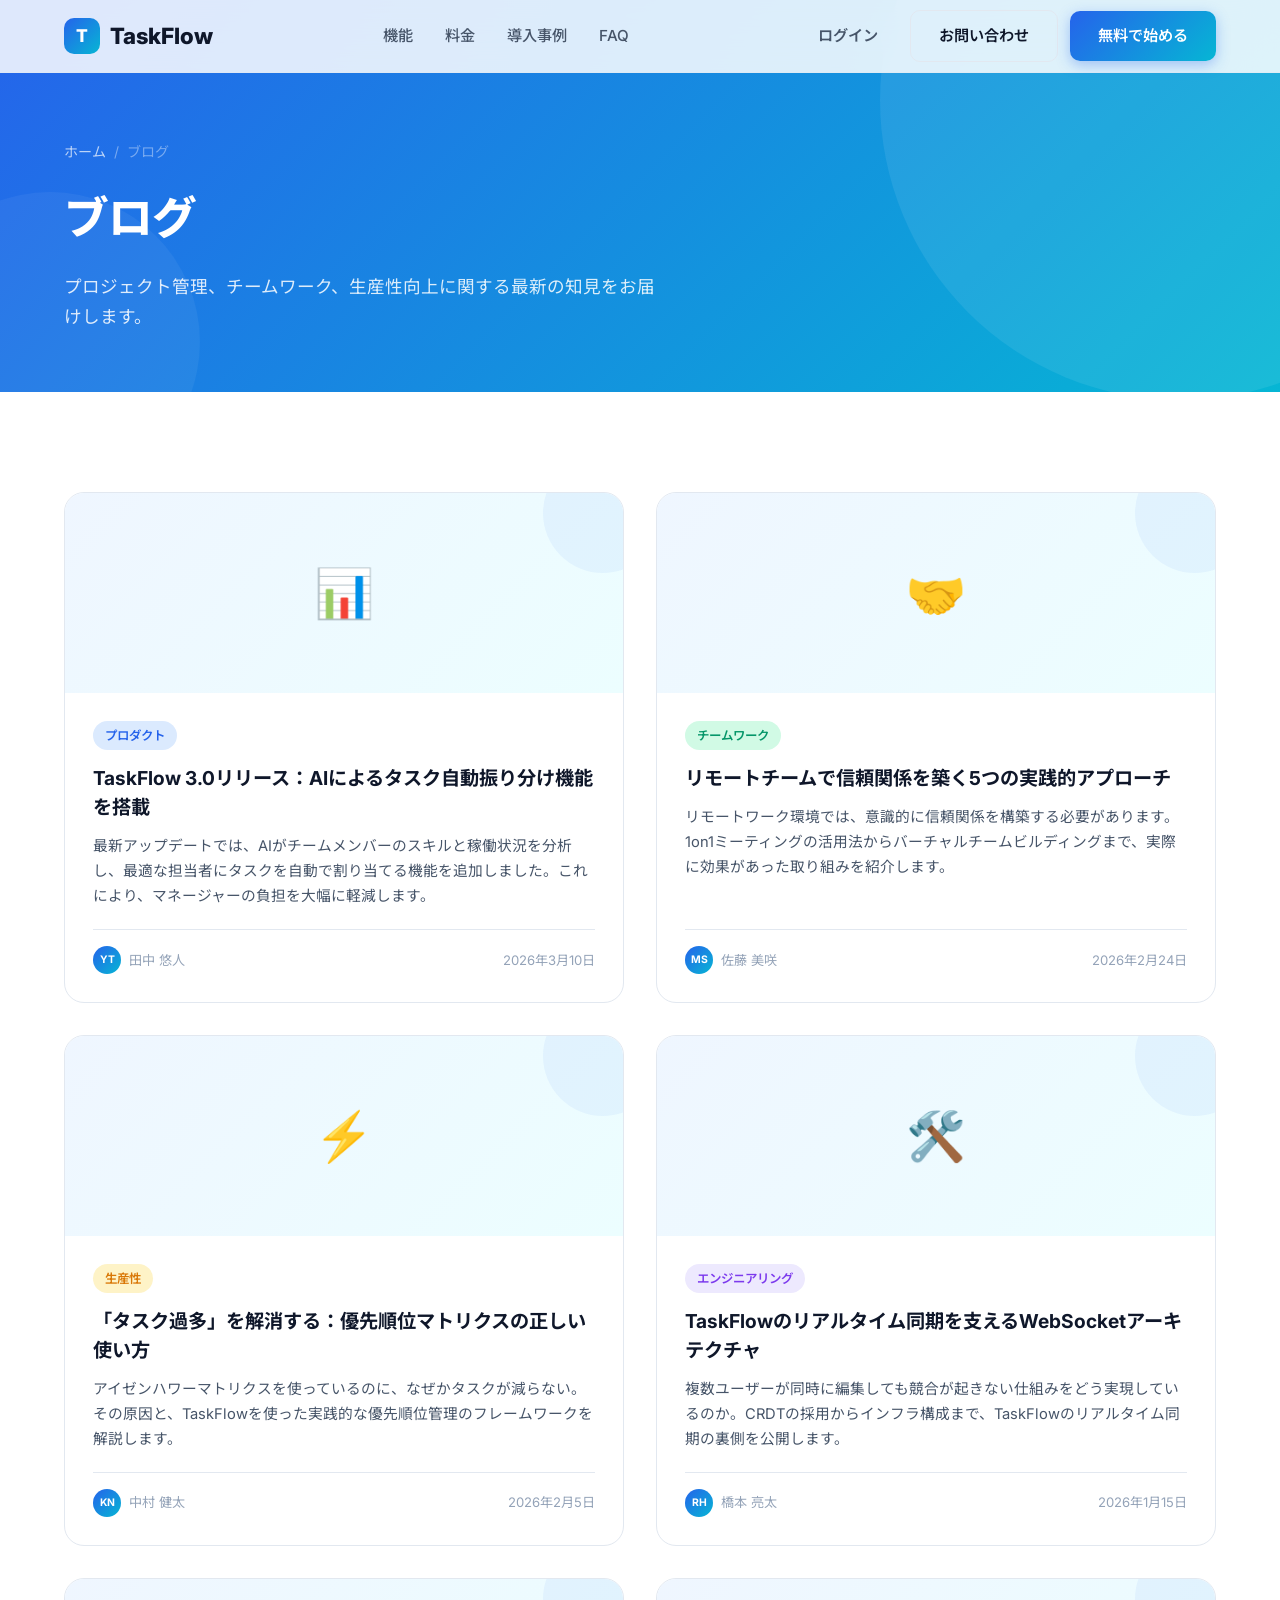
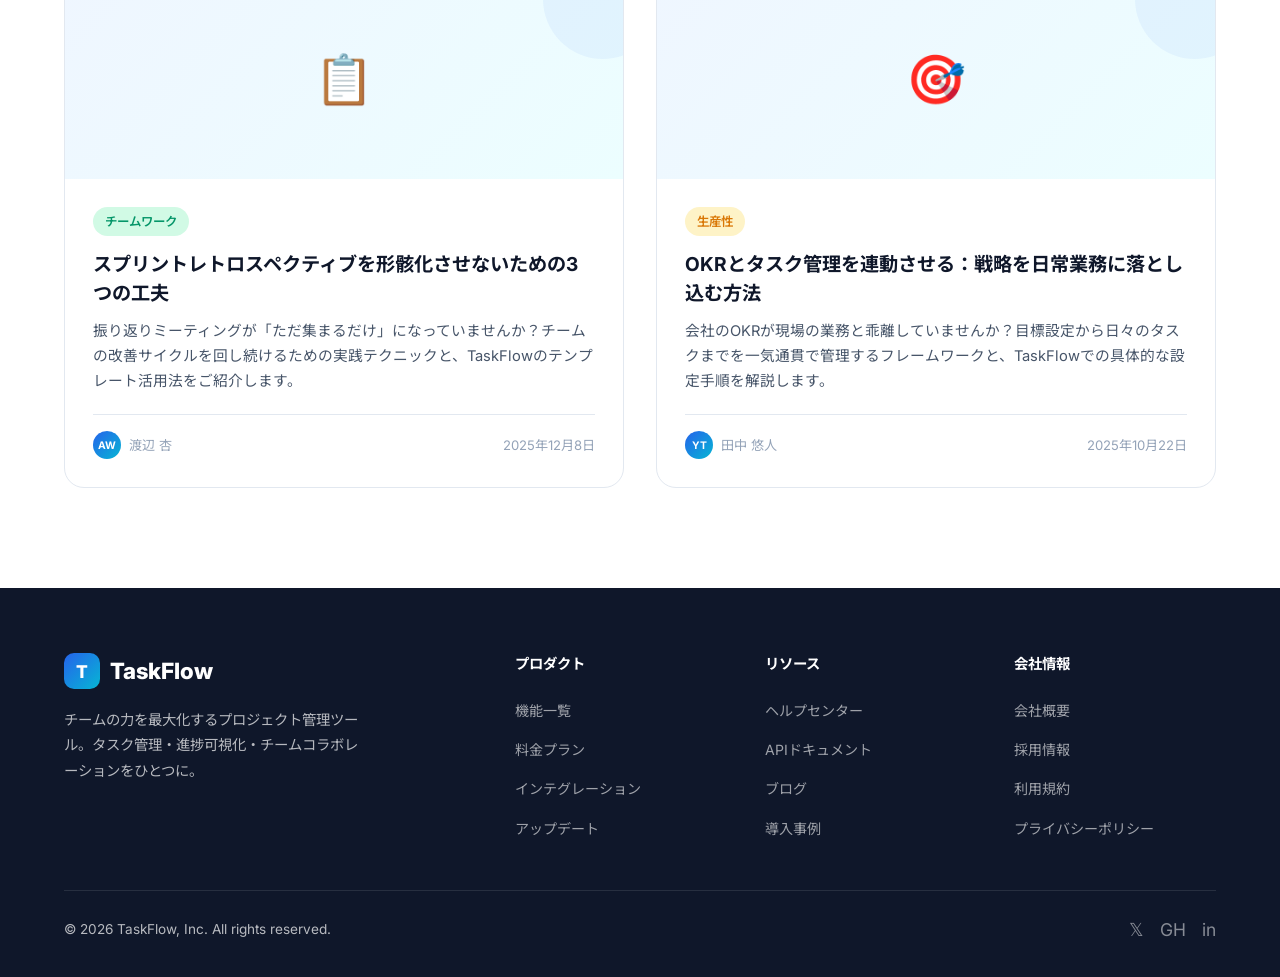
<file: blog.html>
<!DOCTYPE html>
<html lang="ja">
<head>
  <meta charset="UTF-8">
  <meta name="viewport" content="width=device-width, initial-scale=1.0">
  <title>ブログ - TaskFlow</title>
  <link rel="preconnect" href="https://fonts.googleapis.com">
  <link rel="preconnect" href="https://fonts.gstatic.com" crossorigin>
  <link href="https://fonts.googleapis.com/css2?family=Inter:wght@400;500;600;700;800&family=Noto+Sans+JP:wght@400;500;600;700;800&display=swap" rel="stylesheet">
  <link rel="stylesheet" href="css/common.css">
  <link rel="stylesheet" href="css/blog.css">
</head>
<body>

  <!-- ===== Header ===== -->
  <header class="header" id="header">
    <div class="container header-inner">
      <a href="index.html" class="logo">
        <div class="logo-icon">T</div>
        TaskFlow
      </a>
      <nav class="nav">
        <a href="index.html#features">機能</a>
        <a href="index.html#pricing">料金</a>
        <a href="index.html#testimonials">導入事例</a>
        <a href="index.html#faq">FAQ</a>
      </nav>
      <div class="header-actions">
        <a href="login.html" class="btn btn-ghost">ログイン</a>
        <a href="contact.html" class="btn btn-secondary">お問い合わせ</a>
        <a href="contact.html" class="btn btn-primary">無料で始める</a>
        <button class="hamburger" id="hamburger" aria-label="メニュー">
          <span></span><span></span><span></span>
        </button>
      </div>
    </div>
  </header>

  <div class="mobile-nav" id="mobileNav">
    <a href="index.html#features">機能</a>
    <a href="index.html#pricing">料金</a>
    <a href="index.html#testimonials">導入事例</a>
    <a href="index.html#faq">FAQ</a>
    <a href="login.html">ログイン</a>
    <a href="contact.html" class="btn btn-primary" style="text-align:center;">無料で始める</a>
  </div>

  <!-- ===== Page Hero ===== -->
  <section class="page-hero">
    <div class="container">
      <div class="breadcrumb">
        <a href="index.html">ホーム</a>
        <span>/</span>
        <span>ブログ</span>
      </div>
      <h1>ブログ</h1>
      <p>プロジェクト管理、チームワーク、生産性向上に関する最新の知見をお届けします。</p>
    </div>
  </section>

  <!-- ===== Blog Posts ===== -->
  <section class="section">
    <div class="container">
      <div class="blog-grid">

        <!-- Post 1 -->
        <div class="blog-card fade-in">
          <div class="blog-thumbnail">📊</div>
          <div class="blog-body">
            <span class="blog-category product">プロダクト</span>
            <h3><a href="#">TaskFlow 3.0リリース：AIによるタスク自動振り分け機能を搭載</a></h3>
            <p class="blog-excerpt">最新アップデートでは、AIがチームメンバーのスキルと稼働状況を分析し、最適な担当者にタスクを自動で割り当てる機能を追加しました。これにより、マネージャーの負担を大幅に軽減します。</p>
            <div class="blog-meta">
              <div class="blog-author">
                <div class="author-avatar">YT</div>
                <span>田中 悠人</span>
              </div>
              <span>2026年3月10日</span>
            </div>
          </div>
        </div>

        <!-- Post 2 -->
        <div class="blog-card fade-in fade-in-delay-1">
          <div class="blog-thumbnail">🤝</div>
          <div class="blog-body">
            <span class="blog-category teamwork">チームワーク</span>
            <h3><a href="#">リモートチームで信頼関係を築く5つの実践的アプローチ</a></h3>
            <p class="blog-excerpt">リモートワーク環境では、意識的に信頼関係を構築する必要があります。1on1ミーティングの活用法からバーチャルチームビルディングまで、実際に効果があった取り組みを紹介します。</p>
            <div class="blog-meta">
              <div class="blog-author">
                <div class="author-avatar">MS</div>
                <span>佐藤 美咲</span>
              </div>
              <span>2026年2月24日</span>
            </div>
          </div>
        </div>

        <!-- Post 3 -->
        <div class="blog-card fade-in">
          <div class="blog-thumbnail">⚡</div>
          <div class="blog-body">
            <span class="blog-category productivity">生産性</span>
            <h3><a href="#">「タスク過多」を解消する：優先順位マトリクスの正しい使い方</a></h3>
            <p class="blog-excerpt">アイゼンハワーマトリクスを使っているのに、なぜかタスクが減らない。その原因と、TaskFlowを使った実践的な優先順位管理のフレームワークを解説します。</p>
            <div class="blog-meta">
              <div class="blog-author">
                <div class="author-avatar">KN</div>
                <span>中村 健太</span>
              </div>
              <span>2026年2月5日</span>
            </div>
          </div>
        </div>

        <!-- Post 4 -->
        <div class="blog-card fade-in fade-in-delay-1">
          <div class="blog-thumbnail">🛠️</div>
          <div class="blog-body">
            <span class="blog-category engineering">エンジニアリング</span>
            <h3><a href="#">TaskFlowのリアルタイム同期を支えるWebSocketアーキテクチャ</a></h3>
            <p class="blog-excerpt">複数ユーザーが同時に編集しても競合が起きない仕組みをどう実現しているのか。CRDTの採用からインフラ構成まで、TaskFlowのリアルタイム同期の裏側を公開します。</p>
            <div class="blog-meta">
              <div class="blog-author">
                <div class="author-avatar">RH</div>
                <span>橋本 亮太</span>
              </div>
              <span>2026年1月15日</span>
            </div>
          </div>
        </div>

        <!-- Post 5 -->
        <div class="blog-card fade-in">
          <div class="blog-thumbnail">📋</div>
          <div class="blog-body">
            <span class="blog-category teamwork">チームワーク</span>
            <h3><a href="#">スプリントレトロスペクティブを形骸化させないための3つの工夫</a></h3>
            <p class="blog-excerpt">振り返りミーティングが「ただ集まるだけ」になっていませんか？チームの改善サイクルを回し続けるための実践テクニックと、TaskFlowのテンプレート活用法をご紹介します。</p>
            <div class="blog-meta">
              <div class="blog-author">
                <div class="author-avatar">AW</div>
                <span>渡辺 杏</span>
              </div>
              <span>2025年12月8日</span>
            </div>
          </div>
        </div>

        <!-- Post 6 -->
        <div class="blog-card fade-in fade-in-delay-1">
          <div class="blog-thumbnail">🎯</div>
          <div class="blog-body">
            <span class="blog-category productivity">生産性</span>
            <h3><a href="#">OKRとタスク管理を連動させる：戦略を日常業務に落とし込む方法</a></h3>
            <p class="blog-excerpt">会社のOKRが現場の業務と乖離していませんか？目標設定から日々のタスクまでを一気通貫で管理するフレームワークと、TaskFlowでの具体的な設定手順を解説します。</p>
            <div class="blog-meta">
              <div class="blog-author">
                <div class="author-avatar">YT</div>
                <span>田中 悠人</span>
              </div>
              <span>2025年10月22日</span>
            </div>
          </div>
        </div>

      </div>
    </div>
  </section>

  <!-- ===== Footer ===== -->
  <footer class="footer">
    <div class="container">
      <div class="footer-grid">
        <div class="footer-brand">
          <a href="index.html" class="logo" style="color:#fff;">
            <div class="logo-icon">T</div>
            TaskFlow
          </a>
          <p>チームの力を最大化するプロジェクト管理ツール。タスク管理・進捗可視化・チームコラボレーションをひとつに。</p>
        </div>
        <div>
          <h4>プロダクト</h4>
          <ul class="footer-links">
            <li><a href="features.html">機能一覧</a></li>
            <li><a href="pricing.html">料金プラン</a></li>
            <li><a href="integrations.html">インテグレーション</a></li>
            <li><a href="updates.html">アップデート</a></li>
          </ul>
        </div>
        <div>
          <h4>リソース</h4>
          <ul class="footer-links">
            <li><a href="help.html">ヘルプセンター</a></li>
            <li><a href="api-docs.html">APIドキュメント</a></li>
            <li><a href="blog.html">ブログ</a></li>
            <li><a href="case-studies.html">導入事例</a></li>
          </ul>
        </div>
        <div>
          <h4>会社情報</h4>
          <ul class="footer-links">
            <li><a href="about.html">会社概要</a></li>
            <li><a href="careers.html">採用情報</a></li>
            <li><a href="terms.html">利用規約</a></li>
            <li><a href="privacy.html">プライバシーポリシー</a></li>
          </ul>
        </div>
      </div>
      <div class="footer-bottom">
        <span>&copy; 2026 TaskFlow, Inc. All rights reserved.</span>
        <div class="footer-socials">
          <a href="#" aria-label="X (Twitter)">𝕏</a>
          <a href="#" aria-label="GitHub">GH</a>
          <a href="#" aria-label="LinkedIn">in</a>
        </div>
      </div>
    </div>
  </footer>

  <script src="js/common.js"></script>
</body>
</html>
</file>
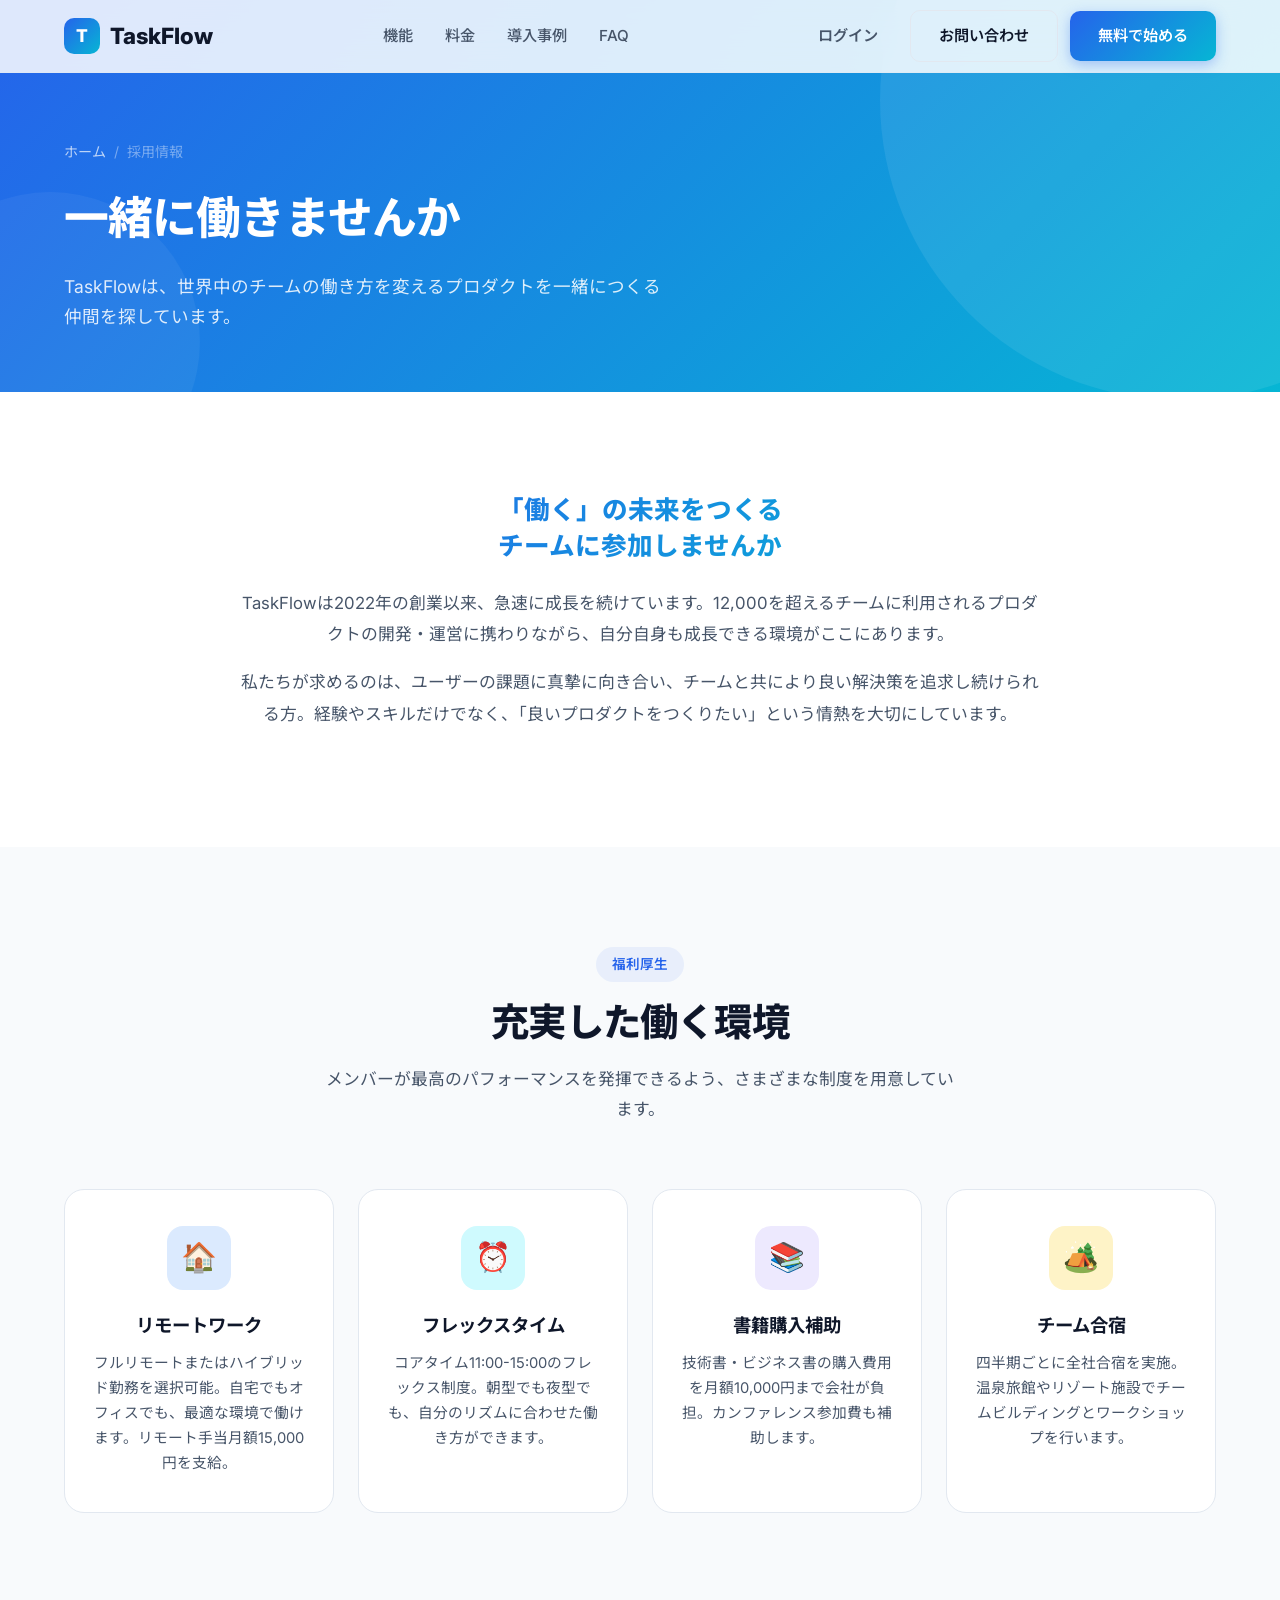
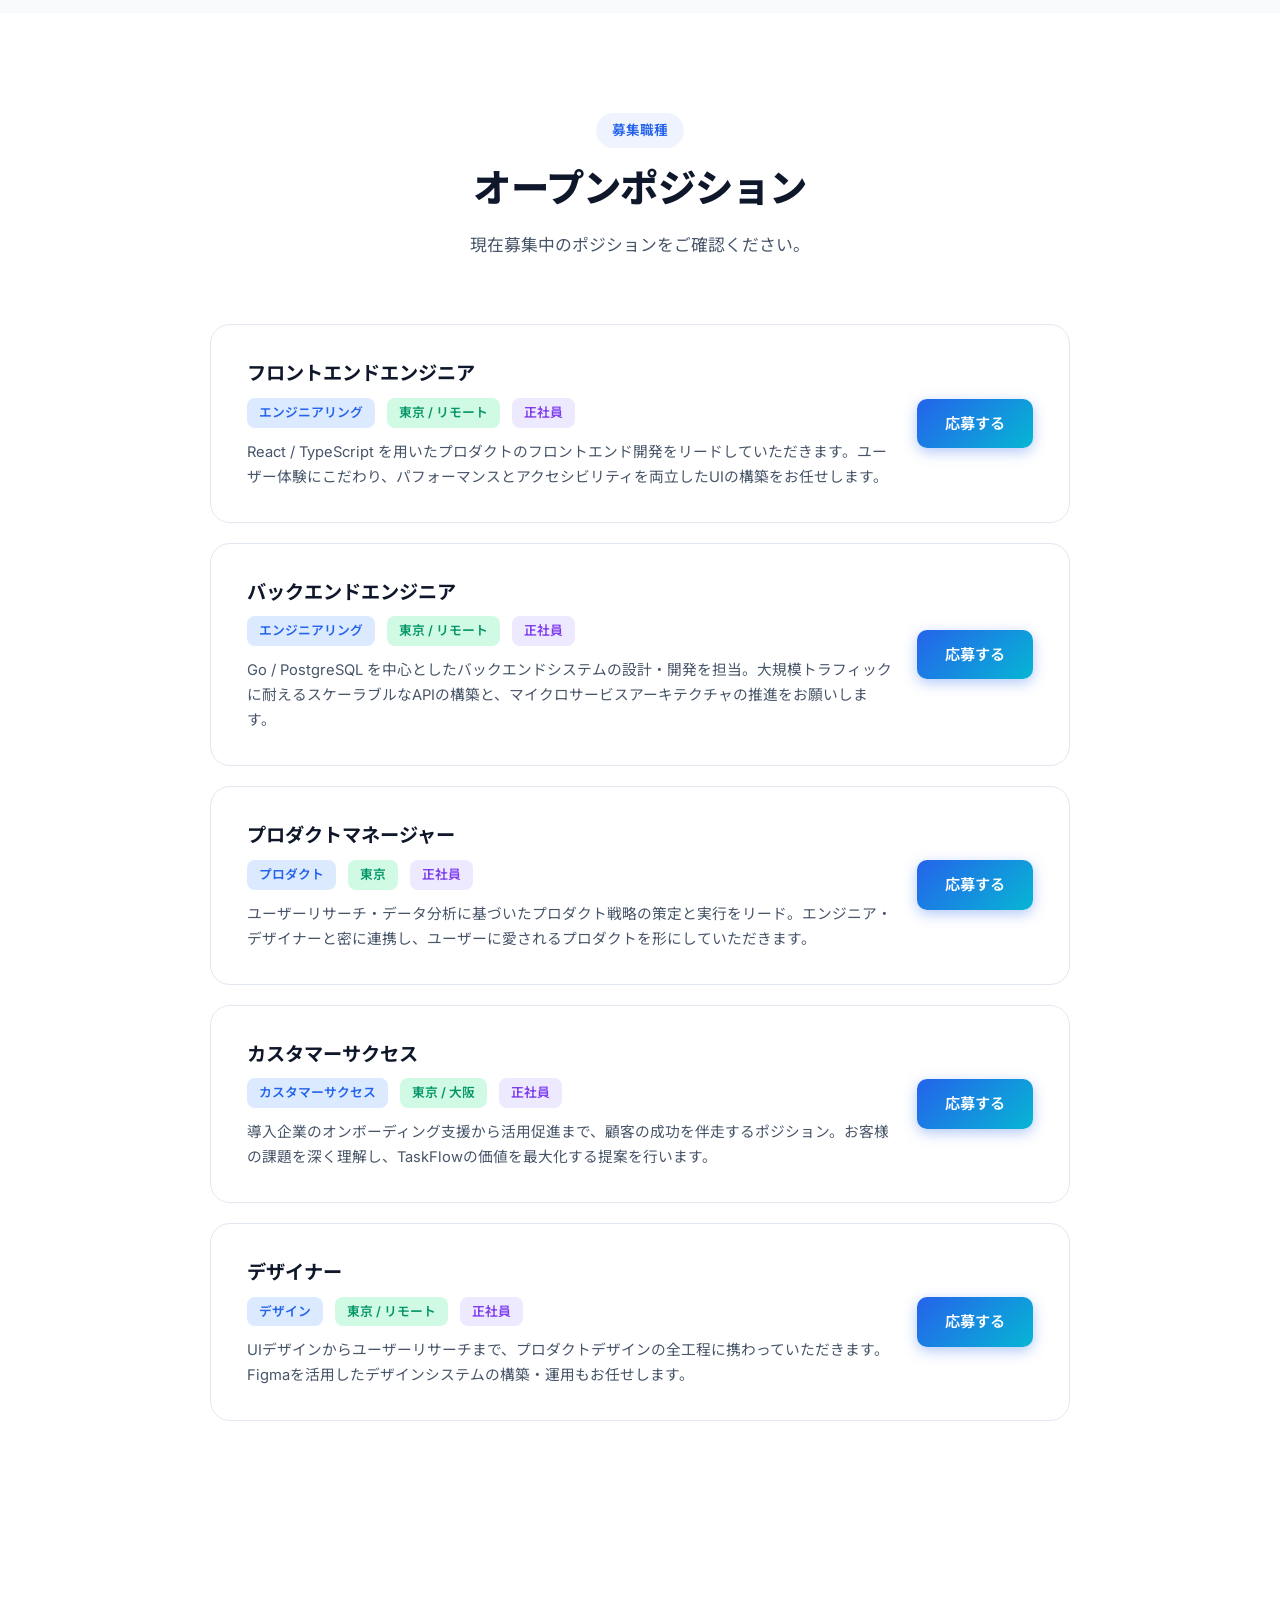
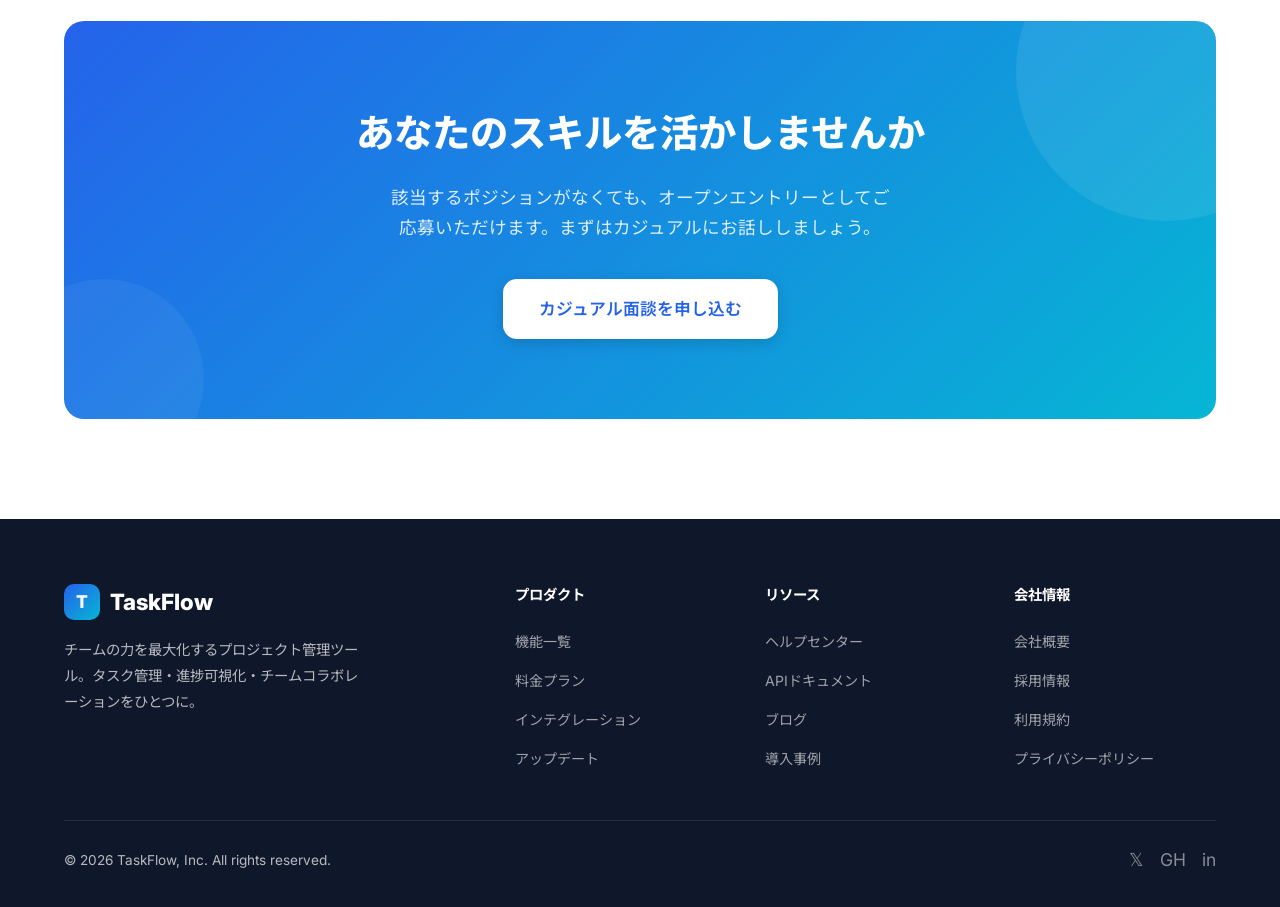
<file: careers.html>
<!DOCTYPE html>
<html lang="ja">
<head>
  <meta charset="UTF-8">
  <meta name="viewport" content="width=device-width, initial-scale=1.0">
  <title>採用情報 - TaskFlow</title>
  <link rel="preconnect" href="https://fonts.googleapis.com">
  <link rel="preconnect" href="https://fonts.gstatic.com" crossorigin>
  <link href="https://fonts.googleapis.com/css2?family=Inter:wght@400;500;600;700;800&family=Noto+Sans+JP:wght@400;500;600;700;800&display=swap" rel="stylesheet">
  <link rel="stylesheet" href="css/common.css">
  <link rel="stylesheet" href="css/careers.css">
</head>
<body>

  <!-- ===== Header ===== -->
  <header class="header" id="header">
    <div class="container header-inner">
      <a href="index.html" class="logo">
        <div class="logo-icon">T</div>
        TaskFlow
      </a>
      <nav class="nav">
        <a href="index.html#features">機能</a>
        <a href="index.html#pricing">料金</a>
        <a href="index.html#testimonials">導入事例</a>
        <a href="index.html#faq">FAQ</a>
      </nav>
      <div class="header-actions">
        <a href="login.html" class="btn btn-ghost">ログイン</a>
        <a href="contact.html" class="btn btn-secondary">お問い合わせ</a>
        <a href="contact.html" class="btn btn-primary">無料で始める</a>
        <button class="hamburger" id="hamburger" aria-label="メニュー">
          <span></span><span></span><span></span>
        </button>
      </div>
    </div>
  </header>

  <div class="mobile-nav" id="mobileNav">
    <a href="index.html#features">機能</a>
    <a href="index.html#pricing">料金</a>
    <a href="index.html#testimonials">導入事例</a>
    <a href="index.html#faq">FAQ</a>
    <a href="login.html">ログイン</a>
    <a href="contact.html" class="btn btn-primary" style="text-align:center;">無料で始める</a>
  </div>

  <!-- ===== Page Hero ===== -->
  <section class="page-hero">
    <div class="container page-hero-content">
      <div class="breadcrumb fade-in">
        <a href="index.html">ホーム</a>
        <span>/</span>
        <span class="current">採用情報</span>
      </div>
      <h1 class="fade-in fade-in-delay-1">一緒に働きませんか</h1>
      <p class="fade-in fade-in-delay-2">TaskFlowは、世界中のチームの働き方を変えるプロダクトを一緒につくる仲間を探しています。</p>
    </div>
  </section>

  <!-- ===== Culture Message ===== -->
  <section class="section">
    <div class="container">
      <div class="culture-message fade-in">
        <div class="highlight">「働く」の未来をつくる<br>チームに参加しませんか</div>
        <p>TaskFlowは2022年の創業以来、急速に成長を続けています。12,000を超えるチームに利用されるプロダクトの開発・運営に携わりながら、自分自身も成長できる環境がここにあります。</p>
        <p>私たちが求めるのは、ユーザーの課題に真摯に向き合い、チームと共により良い解決策を追求し続けられる方。経験やスキルだけでなく、「良いプロダクトをつくりたい」という情熱を大切にしています。</p>
      </div>
    </div>
  </section>

  <!-- ===== Benefits ===== -->
  <section class="section section-alt">
    <div class="container">
      <div class="section-header fade-in">
        <span class="section-label">福利厚生</span>
        <h2 class="section-title">充実した働く環境</h2>
        <p class="section-desc">メンバーが最高のパフォーマンスを発揮できるよう、さまざまな制度を用意しています。</p>
      </div>
      <div class="benefits-grid">
        <div class="benefit-card fade-in fade-in-delay-1">
          <div class="benefit-icon blue">🏠</div>
          <h3>リモートワーク</h3>
          <p>フルリモートまたはハイブリッド勤務を選択可能。自宅でもオフィスでも、最適な環境で働けます。リモート手当月額15,000円を支給。</p>
        </div>
        <div class="benefit-card fade-in fade-in-delay-2">
          <div class="benefit-icon cyan">⏰</div>
          <h3>フレックスタイム</h3>
          <p>コアタイム11:00-15:00のフレックス制度。朝型でも夜型でも、自分のリズムに合わせた働き方ができます。</p>
        </div>
        <div class="benefit-card fade-in fade-in-delay-3">
          <div class="benefit-icon violet">📚</div>
          <h3>書籍購入補助</h3>
          <p>技術書・ビジネス書の購入費用を月額10,000円まで会社が負担。カンファレンス参加費も補助します。</p>
        </div>
        <div class="benefit-card fade-in fade-in-delay-4">
          <div class="benefit-icon amber">🏕️</div>
          <h3>チーム合宿</h3>
          <p>四半期ごとに全社合宿を実施。温泉旅館やリゾート施設でチームビルディングとワークショップを行います。</p>
        </div>
      </div>
    </div>
  </section>

  <!-- ===== Open Positions ===== -->
  <section class="section">
    <div class="container">
      <div class="section-header fade-in">
        <span class="section-label">募集職種</span>
        <h2 class="section-title">オープンポジション</h2>
        <p class="section-desc">現在募集中のポジションをご確認ください。</p>
      </div>
      <div class="jobs-list">
        <div class="job-card fade-in">
          <div class="job-info">
            <div class="job-title">フロントエンドエンジニア</div>
            <div class="job-meta">
              <span class="job-tag department">エンジニアリング</span>
              <span class="job-tag location">東京 / リモート</span>
              <span class="job-tag type">正社員</span>
            </div>
            <p class="job-desc">React / TypeScript を用いたプロダクトのフロントエンド開発をリードしていただきます。ユーザー体験にこだわり、パフォーマンスとアクセシビリティを両立したUIの構築をお任せします。</p>
          </div>
          <div class="job-action">
            <a href="contact.html" class="btn btn-primary">応募する</a>
          </div>
        </div>

        <div class="job-card fade-in">
          <div class="job-info">
            <div class="job-title">バックエンドエンジニア</div>
            <div class="job-meta">
              <span class="job-tag department">エンジニアリング</span>
              <span class="job-tag location">東京 / リモート</span>
              <span class="job-tag type">正社員</span>
            </div>
            <p class="job-desc">Go / PostgreSQL を中心としたバックエンドシステムの設計・開発を担当。大規模トラフィックに耐えるスケーラブルなAPIの構築と、マイクロサービスアーキテクチャの推進をお願いします。</p>
          </div>
          <div class="job-action">
            <a href="contact.html" class="btn btn-primary">応募する</a>
          </div>
        </div>

        <div class="job-card fade-in">
          <div class="job-info">
            <div class="job-title">プロダクトマネージャー</div>
            <div class="job-meta">
              <span class="job-tag department">プロダクト</span>
              <span class="job-tag location">東京</span>
              <span class="job-tag type">正社員</span>
            </div>
            <p class="job-desc">ユーザーリサーチ・データ分析に基づいたプロダクト戦略の策定と実行をリード。エンジニア・デザイナーと密に連携し、ユーザーに愛されるプロダクトを形にしていただきます。</p>
          </div>
          <div class="job-action">
            <a href="contact.html" class="btn btn-primary">応募する</a>
          </div>
        </div>

        <div class="job-card fade-in">
          <div class="job-info">
            <div class="job-title">カスタマーサクセス</div>
            <div class="job-meta">
              <span class="job-tag department">カスタマーサクセス</span>
              <span class="job-tag location">東京 / 大阪</span>
              <span class="job-tag type">正社員</span>
            </div>
            <p class="job-desc">導入企業のオンボーディング支援から活用促進まで、顧客の成功を伴走するポジション。お客様の課題を深く理解し、TaskFlowの価値を最大化する提案を行います。</p>
          </div>
          <div class="job-action">
            <a href="contact.html" class="btn btn-primary">応募する</a>
          </div>
        </div>

        <div class="job-card fade-in">
          <div class="job-info">
            <div class="job-title">デザイナー</div>
            <div class="job-meta">
              <span class="job-tag department">デザイン</span>
              <span class="job-tag location">東京 / リモート</span>
              <span class="job-tag type">正社員</span>
            </div>
            <p class="job-desc">UIデザインからユーザーリサーチまで、プロダクトデザインの全工程に携わっていただきます。Figmaを活用したデザインシステムの構築・運用もお任せします。</p>
          </div>
          <div class="job-action">
            <a href="contact.html" class="btn btn-primary">応募する</a>
          </div>
        </div>
      </div>
    </div>
  </section>

  <!-- ===== CTA ===== -->
  <section class="cta-section">
    <div class="container">
      <div class="cta-box fade-in">
        <h2>あなたのスキルを活かしませんか</h2>
        <p>該当するポジションがなくても、オープンエントリーとしてご応募いただけます。まずはカジュアルにお話ししましょう。</p>
        <a href="contact.html" class="btn btn-large">カジュアル面談を申し込む</a>
      </div>
    </div>
  </section>

  <!-- ===== Footer ===== -->
  <footer class="footer">
    <div class="container">
      <div class="footer-grid">
        <div class="footer-brand">
          <a href="index.html" class="logo" style="color:#fff;">
            <div class="logo-icon">T</div>
            TaskFlow
          </a>
          <p>チームの力を最大化するプロジェクト管理ツール。タスク管理・進捗可視化・チームコラボレーションをひとつに。</p>
        </div>
        <div>
          <h4>プロダクト</h4>
          <ul class="footer-links">
            <li><a href="features.html">機能一覧</a></li>
            <li><a href="pricing.html">料金プラン</a></li>
            <li><a href="integrations.html">インテグレーション</a></li>
            <li><a href="updates.html">アップデート</a></li>
          </ul>
        </div>
        <div>
          <h4>リソース</h4>
          <ul class="footer-links">
            <li><a href="help.html">ヘルプセンター</a></li>
            <li><a href="api-docs.html">APIドキュメント</a></li>
            <li><a href="blog.html">ブログ</a></li>
            <li><a href="case-studies.html">導入事例</a></li>
          </ul>
        </div>
        <div>
          <h4>会社情報</h4>
          <ul class="footer-links">
            <li><a href="about.html">会社概要</a></li>
            <li><a href="careers.html">採用情報</a></li>
            <li><a href="terms.html">利用規約</a></li>
            <li><a href="privacy.html">プライバシーポリシー</a></li>
          </ul>
        </div>
      </div>
      <div class="footer-bottom">
        <span>&copy; 2026 TaskFlow, Inc. All rights reserved.</span>
        <div class="footer-socials">
          <a href="#" aria-label="X (Twitter)">&#120143;</a>
          <a href="#" aria-label="GitHub">GH</a>
          <a href="#" aria-label="LinkedIn">in</a>
        </div>
      </div>
    </div>
  </footer>

  <script src="js/common.js"></script>
</body>
</html>
</file>
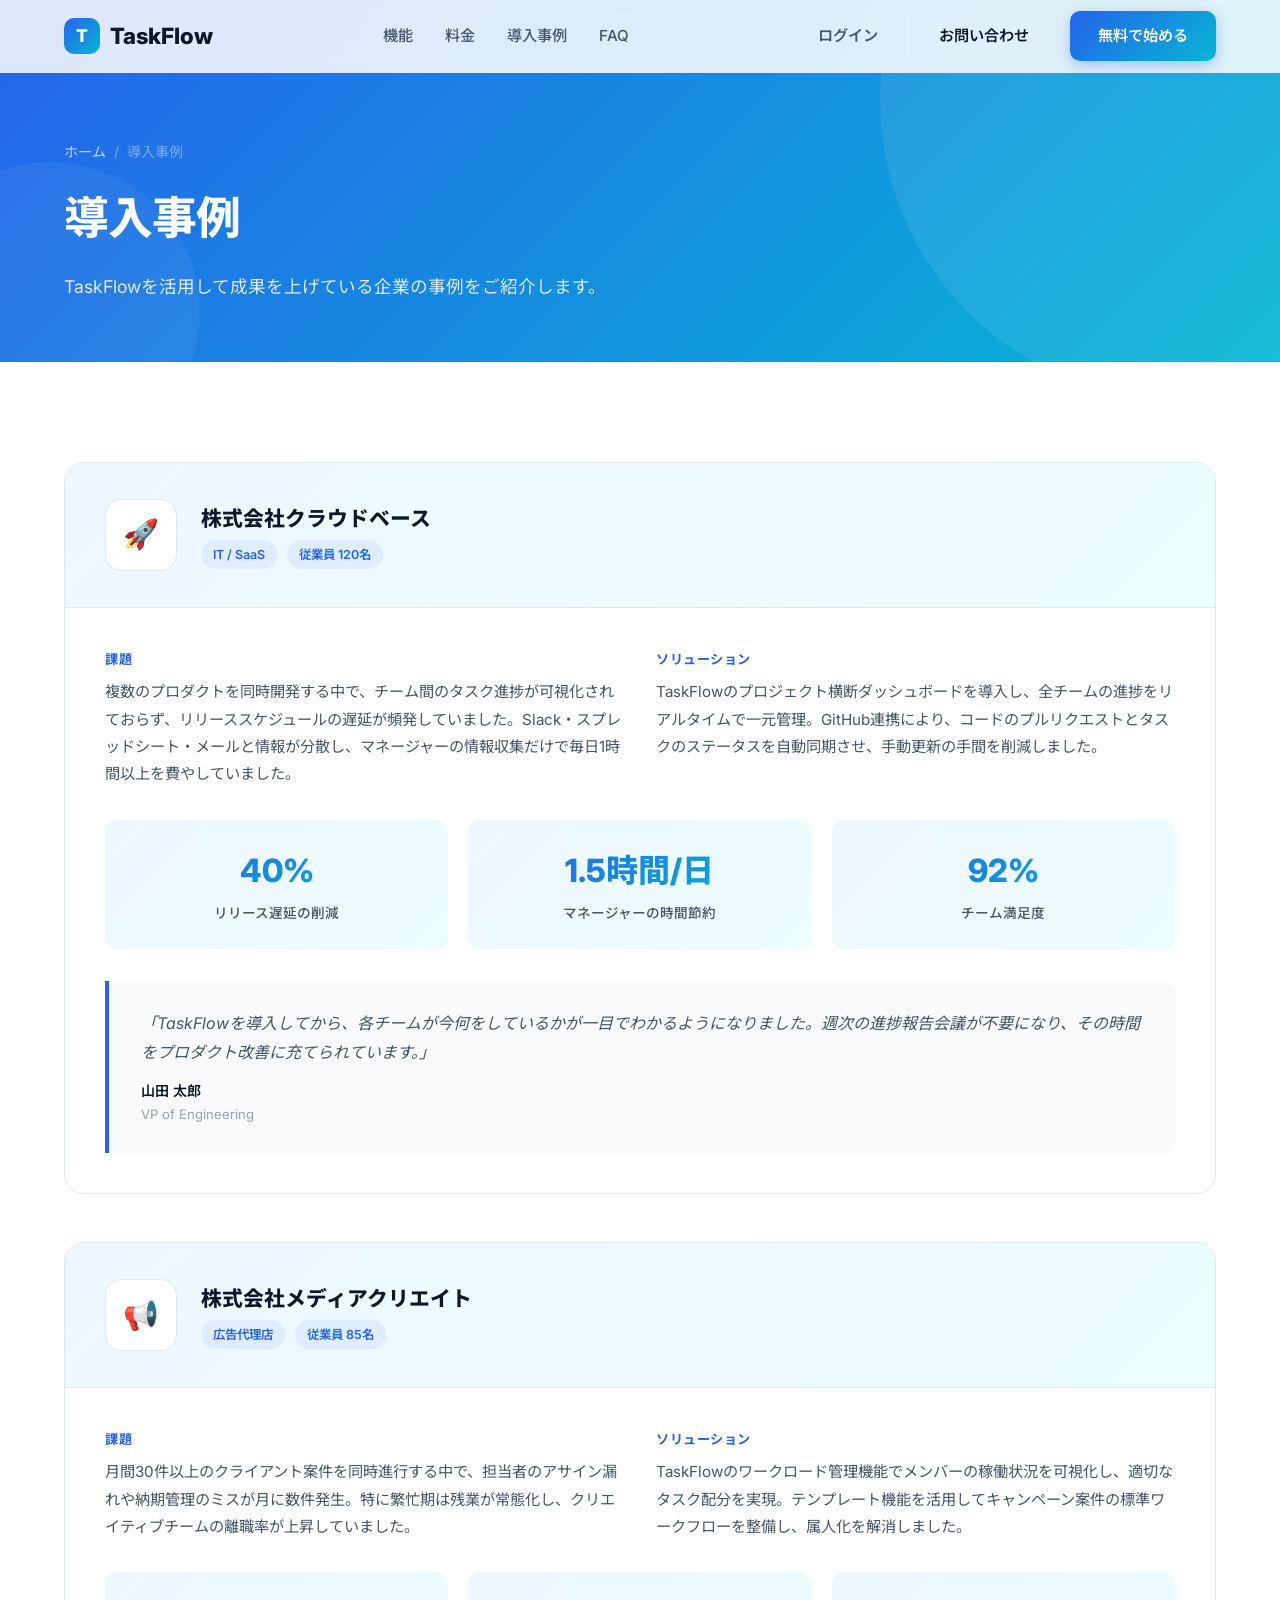
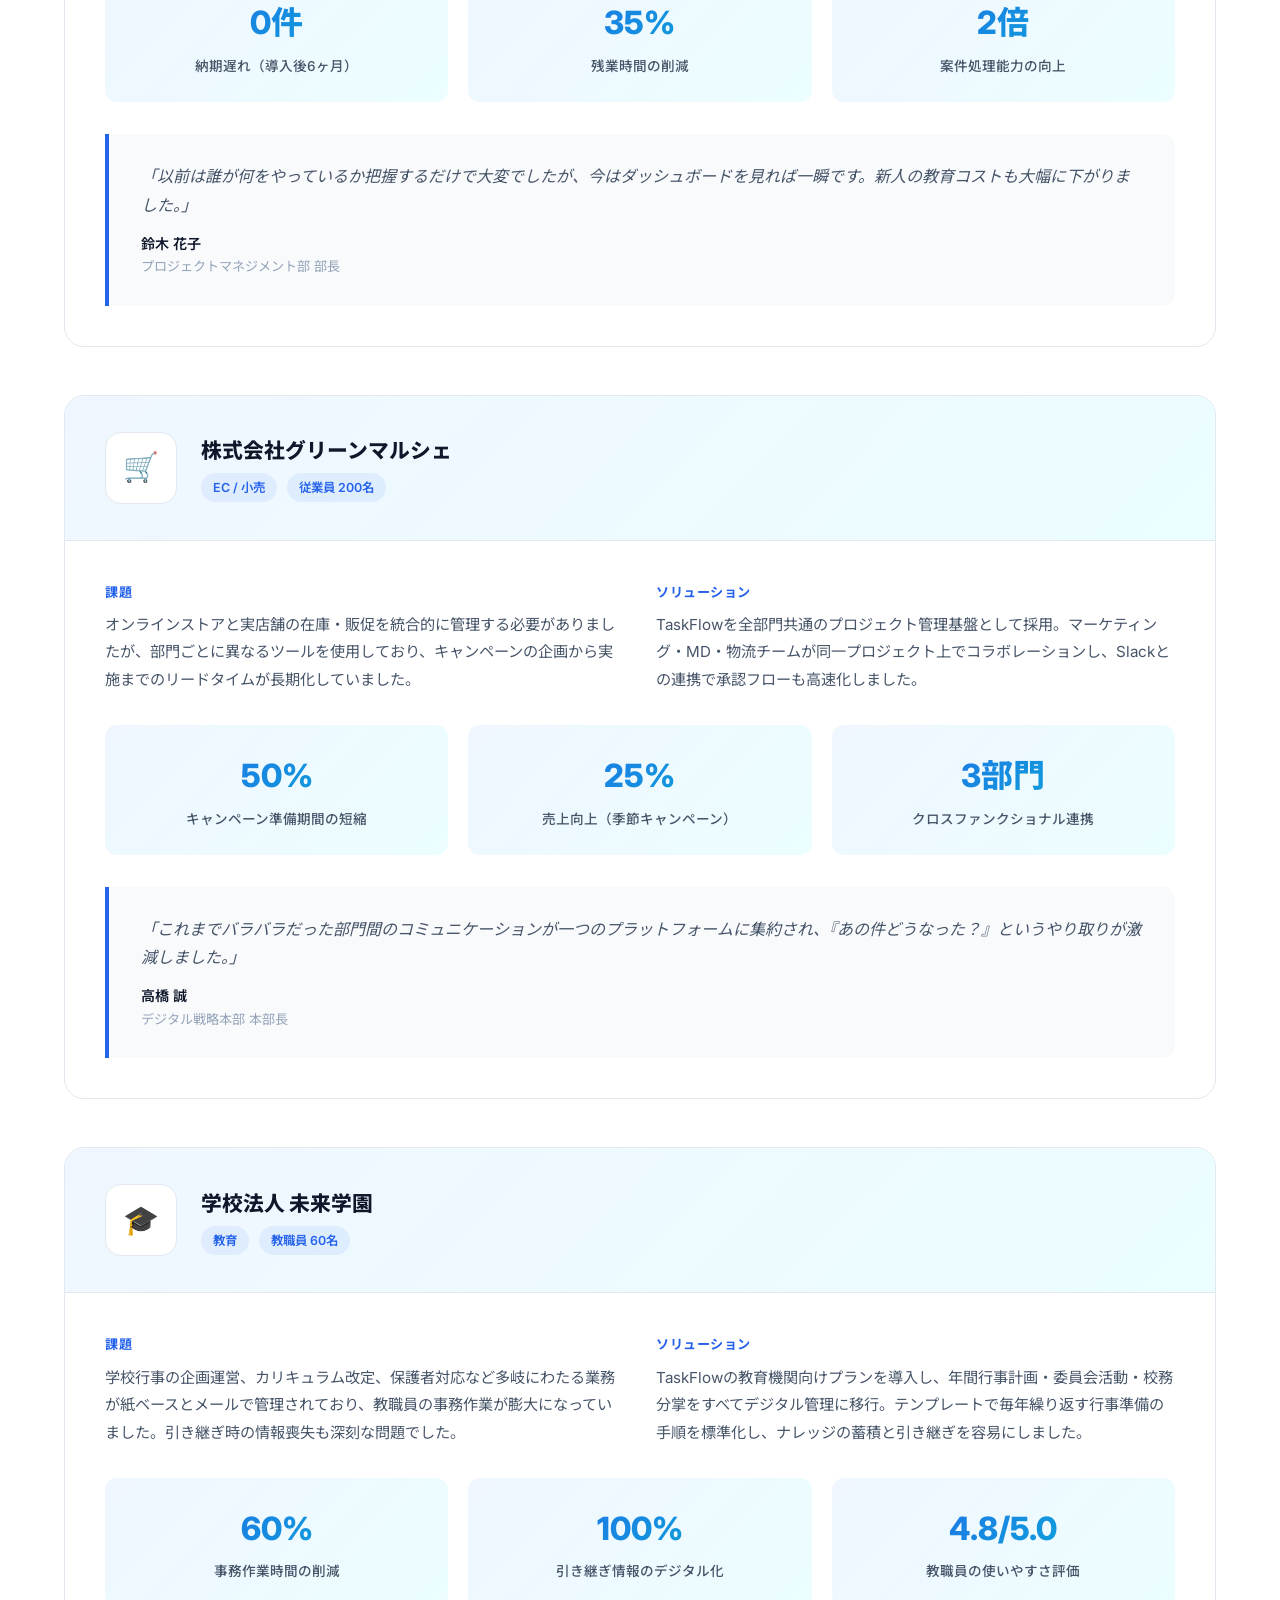
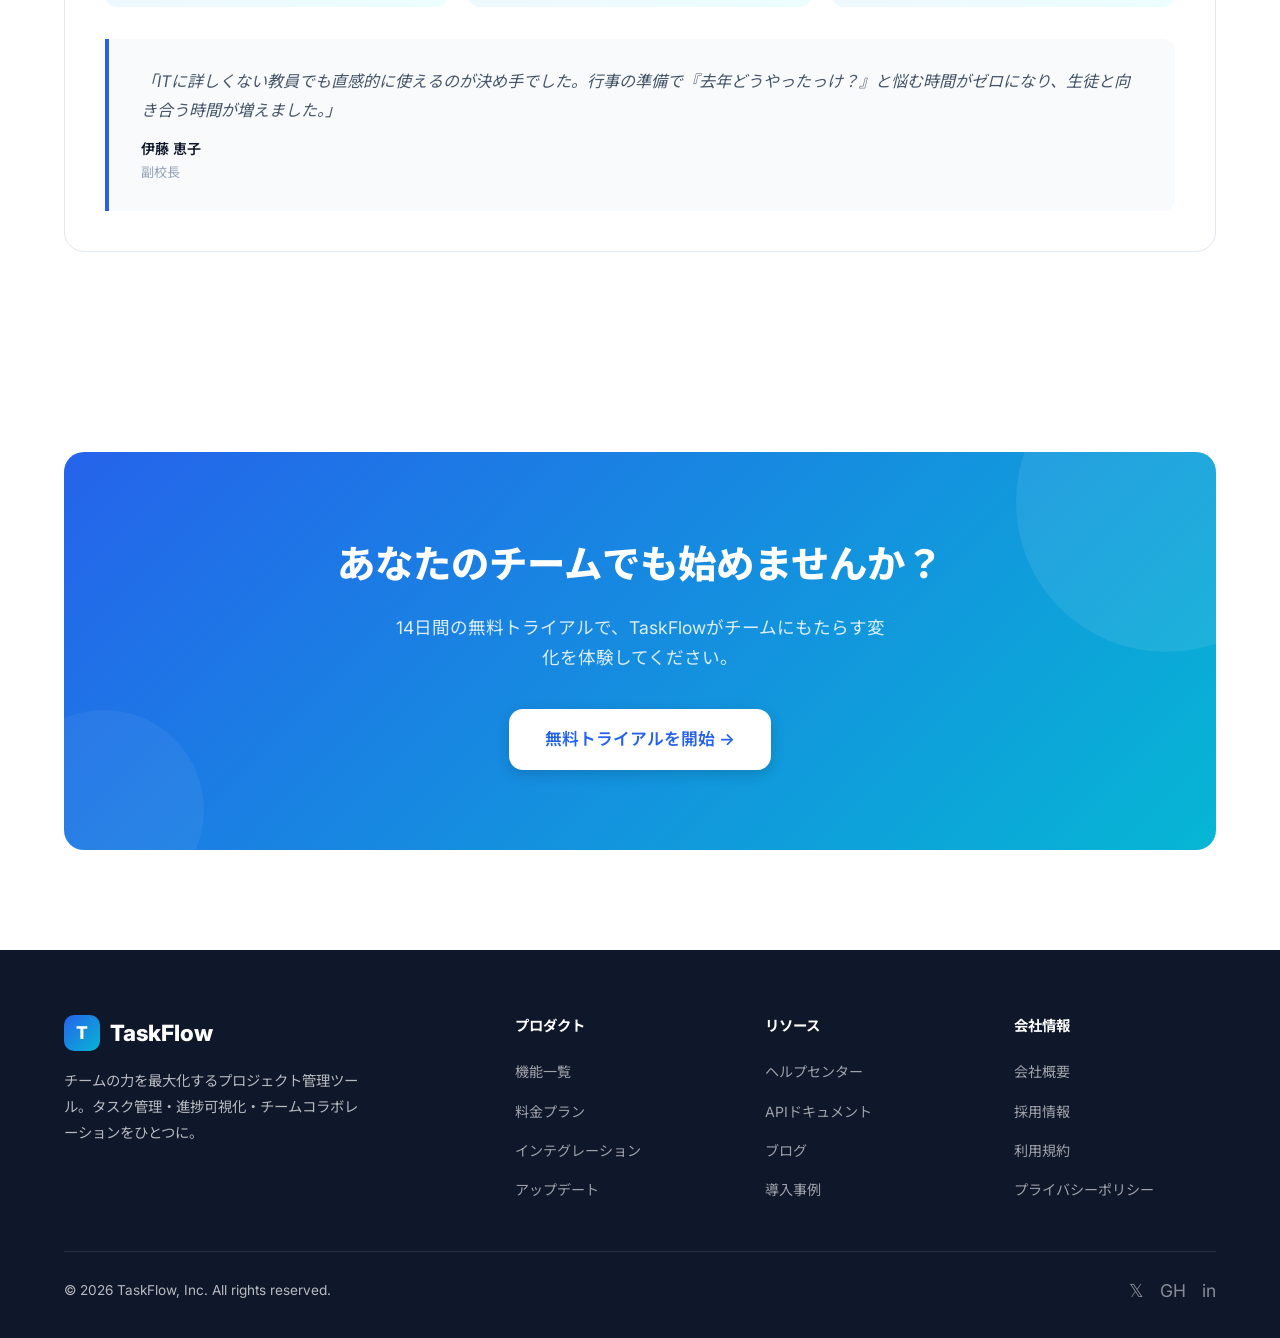
<file: case-studies.html>
<!DOCTYPE html>
<html lang="ja">
<head>
  <meta charset="UTF-8">
  <meta name="viewport" content="width=device-width, initial-scale=1.0">
  <title>導入事例 - TaskFlow</title>
  <link rel="preconnect" href="https://fonts.googleapis.com">
  <link rel="preconnect" href="https://fonts.gstatic.com" crossorigin>
  <link href="https://fonts.googleapis.com/css2?family=Inter:wght@400;500;600;700;800&family=Noto+Sans+JP:wght@400;500;600;700;800&display=swap" rel="stylesheet">
  <link rel="stylesheet" href="css/common.css">
  <link rel="stylesheet" href="css/case-studies.css">
</head>
<body>

  <!-- ===== Header ===== -->
  <header class="header" id="header">
    <div class="container header-inner">
      <a href="index.html" class="logo">
        <div class="logo-icon">T</div>
        TaskFlow
      </a>
      <nav class="nav">
        <a href="index.html#features">機能</a>
        <a href="index.html#pricing">料金</a>
        <a href="index.html#testimonials">導入事例</a>
        <a href="index.html#faq">FAQ</a>
      </nav>
      <div class="header-actions">
        <a href="login.html" class="btn btn-ghost">ログイン</a>
        <a href="contact.html" class="btn btn-secondary">お問い合わせ</a>
        <a href="contact.html" class="btn btn-primary">無料で始める</a>
        <button class="hamburger" id="hamburger" aria-label="メニュー">
          <span></span><span></span><span></span>
        </button>
      </div>
    </div>
  </header>

  <div class="mobile-nav" id="mobileNav">
    <a href="index.html#features">機能</a>
    <a href="index.html#pricing">料金</a>
    <a href="index.html#testimonials">導入事例</a>
    <a href="index.html#faq">FAQ</a>
    <a href="login.html">ログイン</a>
    <a href="contact.html" class="btn btn-primary" style="text-align:center;">無料で始める</a>
  </div>

  <!-- ===== Page Hero ===== -->
  <section class="page-hero">
    <div class="container">
      <div class="breadcrumb">
        <a href="index.html">ホーム</a>
        <span>/</span>
        <span>導入事例</span>
      </div>
      <h1>導入事例</h1>
      <p>TaskFlowを活用して成果を上げている企業の事例をご紹介します。</p>
    </div>
  </section>

  <!-- ===== Case Studies ===== -->
  <section class="section">
    <div class="container">
      <div class="case-studies-list">

        <!-- Case 1: IT/SaaS -->
        <div class="case-card fade-in">
          <div class="case-header">
            <div class="case-logo-placeholder">🚀</div>
            <div class="case-company-info">
              <h3>株式会社クラウドベース</h3>
              <div class="case-tags">
                <span class="case-tag">IT / SaaS</span>
                <span class="case-tag">従業員 120名</span>
              </div>
            </div>
          </div>
          <div class="case-body">
            <div class="case-grid">
              <div>
                <div class="case-section-label">課題</div>
                <p class="case-section-text">複数のプロダクトを同時開発する中で、チーム間のタスク進捗が可視化されておらず、リリーススケジュールの遅延が頻発していました。Slack・スプレッドシート・メールと情報が分散し、マネージャーの情報収集だけで毎日1時間以上を費やしていました。</p>
              </div>
              <div>
                <div class="case-section-label">ソリューション</div>
                <p class="case-section-text">TaskFlowのプロジェクト横断ダッシュボードを導入し、全チームの進捗をリアルタイムで一元管理。GitHub連携により、コードのプルリクエストとタスクのステータスを自動同期させ、手動更新の手間を削減しました。</p>
              </div>
            </div>
            <div class="case-results">
              <div class="result-metric">
                <div class="result-number">40%</div>
                <div class="result-label">リリース遅延の削減</div>
              </div>
              <div class="result-metric">
                <div class="result-number">1.5時間/日</div>
                <div class="result-label">マネージャーの時間節約</div>
              </div>
              <div class="result-metric">
                <div class="result-number">92%</div>
                <div class="result-label">チーム満足度</div>
              </div>
            </div>
            <div class="case-quote">
              <p>「TaskFlowを導入してから、各チームが今何をしているかが一目でわかるようになりました。週次の進捗報告会議が不要になり、その時間をプロダクト改善に充てられています。」</p>
              <div class="case-quote-author">山田 太郎</div>
              <div class="case-quote-role">VP of Engineering</div>
            </div>
          </div>
        </div>

        <!-- Case 2: 広告代理店 -->
        <div class="case-card fade-in">
          <div class="case-header">
            <div class="case-logo-placeholder">📢</div>
            <div class="case-company-info">
              <h3>株式会社メディアクリエイト</h3>
              <div class="case-tags">
                <span class="case-tag">広告代理店</span>
                <span class="case-tag">従業員 85名</span>
              </div>
            </div>
          </div>
          <div class="case-body">
            <div class="case-grid">
              <div>
                <div class="case-section-label">課題</div>
                <p class="case-section-text">月間30件以上のクライアント案件を同時進行する中で、担当者のアサイン漏れや納期管理のミスが月に数件発生。特に繁忙期は残業が常態化し、クリエイティブチームの離職率が上昇していました。</p>
              </div>
              <div>
                <div class="case-section-label">ソリューション</div>
                <p class="case-section-text">TaskFlowのワークロード管理機能でメンバーの稼働状況を可視化し、適切なタスク配分を実現。テンプレート機能を活用してキャンペーン案件の標準ワークフローを整備し、属人化を解消しました。</p>
              </div>
            </div>
            <div class="case-results">
              <div class="result-metric">
                <div class="result-number">0件</div>
                <div class="result-label">納期遅れ（導入後6ヶ月）</div>
              </div>
              <div class="result-metric">
                <div class="result-number">35%</div>
                <div class="result-label">残業時間の削減</div>
              </div>
              <div class="result-metric">
                <div class="result-number">2倍</div>
                <div class="result-label">案件処理能力の向上</div>
              </div>
            </div>
            <div class="case-quote">
              <p>「以前は誰が何をやっているか把握するだけで大変でしたが、今はダッシュボードを見れば一瞬です。新人の教育コストも大幅に下がりました。」</p>
              <div class="case-quote-author">鈴木 花子</div>
              <div class="case-quote-role">プロジェクトマネジメント部 部長</div>
            </div>
          </div>
        </div>

        <!-- Case 3: EC/小売 -->
        <div class="case-card fade-in">
          <div class="case-header">
            <div class="case-logo-placeholder">🛒</div>
            <div class="case-company-info">
              <h3>株式会社グリーンマルシェ</h3>
              <div class="case-tags">
                <span class="case-tag">EC / 小売</span>
                <span class="case-tag">従業員 200名</span>
              </div>
            </div>
          </div>
          <div class="case-body">
            <div class="case-grid">
              <div>
                <div class="case-section-label">課題</div>
                <p class="case-section-text">オンラインストアと実店舗の在庫・販促を統合的に管理する必要がありましたが、部門ごとに異なるツールを使用しており、キャンペーンの企画から実施までのリードタイムが長期化していました。</p>
              </div>
              <div>
                <div class="case-section-label">ソリューション</div>
                <p class="case-section-text">TaskFlowを全部門共通のプロジェクト管理基盤として採用。マーケティング・MD・物流チームが同一プロジェクト上でコラボレーションし、Slackとの連携で承認フローも高速化しました。</p>
              </div>
            </div>
            <div class="case-results">
              <div class="result-metric">
                <div class="result-number">50%</div>
                <div class="result-label">キャンペーン準備期間の短縮</div>
              </div>
              <div class="result-metric">
                <div class="result-number">25%</div>
                <div class="result-label">売上向上（季節キャンペーン）</div>
              </div>
              <div class="result-metric">
                <div class="result-number">3部門</div>
                <div class="result-label">クロスファンクショナル連携</div>
              </div>
            </div>
            <div class="case-quote">
              <p>「これまでバラバラだった部門間のコミュニケーションが一つのプラットフォームに集約され、『あの件どうなった？』というやり取りが激減しました。」</p>
              <div class="case-quote-author">高橋 誠</div>
              <div class="case-quote-role">デジタル戦略本部 本部長</div>
            </div>
          </div>
        </div>

        <!-- Case 4: 教育 -->
        <div class="case-card fade-in">
          <div class="case-header">
            <div class="case-logo-placeholder">🎓</div>
            <div class="case-company-info">
              <h3>学校法人 未来学園</h3>
              <div class="case-tags">
                <span class="case-tag">教育</span>
                <span class="case-tag">教職員 60名</span>
              </div>
            </div>
          </div>
          <div class="case-body">
            <div class="case-grid">
              <div>
                <div class="case-section-label">課題</div>
                <p class="case-section-text">学校行事の企画運営、カリキュラム改定、保護者対応など多岐にわたる業務が紙ベースとメールで管理されており、教職員の事務作業が膨大になっていました。引き継ぎ時の情報喪失も深刻な問題でした。</p>
              </div>
              <div>
                <div class="case-section-label">ソリューション</div>
                <p class="case-section-text">TaskFlowの教育機関向けプランを導入し、年間行事計画・委員会活動・校務分掌をすべてデジタル管理に移行。テンプレートで毎年繰り返す行事準備の手順を標準化し、ナレッジの蓄積と引き継ぎを容易にしました。</p>
              </div>
            </div>
            <div class="case-results">
              <div class="result-metric">
                <div class="result-number">60%</div>
                <div class="result-label">事務作業時間の削減</div>
              </div>
              <div class="result-metric">
                <div class="result-number">100%</div>
                <div class="result-label">引き継ぎ情報のデジタル化</div>
              </div>
              <div class="result-metric">
                <div class="result-number">4.8/5.0</div>
                <div class="result-label">教職員の使いやすさ評価</div>
              </div>
            </div>
            <div class="case-quote">
              <p>「ITに詳しくない教員でも直感的に使えるのが決め手でした。行事の準備で『去年どうやったっけ？』と悩む時間がゼロになり、生徒と向き合う時間が増えました。」</p>
              <div class="case-quote-author">伊藤 恵子</div>
              <div class="case-quote-role">副校長</div>
            </div>
          </div>
        </div>

      </div>
    </div>
  </section>

  <!-- ===== CTA ===== -->
  <section class="cta-section">
    <div class="container">
      <div class="cta-box fade-in">
        <h2>あなたのチームでも始めませんか？</h2>
        <p>14日間の無料トライアルで、TaskFlowがチームにもたらす変化を体験してください。</p>
        <a href="contact.html" class="btn btn-large">無料トライアルを開始 →</a>
      </div>
    </div>
  </section>

  <!-- ===== Footer ===== -->
  <footer class="footer">
    <div class="container">
      <div class="footer-grid">
        <div class="footer-brand">
          <a href="index.html" class="logo" style="color:#fff;">
            <div class="logo-icon">T</div>
            TaskFlow
          </a>
          <p>チームの力を最大化するプロジェクト管理ツール。タスク管理・進捗可視化・チームコラボレーションをひとつに。</p>
        </div>
        <div>
          <h4>プロダクト</h4>
          <ul class="footer-links">
            <li><a href="features.html">機能一覧</a></li>
            <li><a href="pricing.html">料金プラン</a></li>
            <li><a href="integrations.html">インテグレーション</a></li>
            <li><a href="updates.html">アップデート</a></li>
          </ul>
        </div>
        <div>
          <h4>リソース</h4>
          <ul class="footer-links">
            <li><a href="help.html">ヘルプセンター</a></li>
            <li><a href="api-docs.html">APIドキュメント</a></li>
            <li><a href="blog.html">ブログ</a></li>
            <li><a href="case-studies.html">導入事例</a></li>
          </ul>
        </div>
        <div>
          <h4>会社情報</h4>
          <ul class="footer-links">
            <li><a href="about.html">会社概要</a></li>
            <li><a href="careers.html">採用情報</a></li>
            <li><a href="terms.html">利用規約</a></li>
            <li><a href="privacy.html">プライバシーポリシー</a></li>
          </ul>
        </div>
      </div>
      <div class="footer-bottom">
        <span>&copy; 2026 TaskFlow, Inc. All rights reserved.</span>
        <div class="footer-socials">
          <a href="#" aria-label="X (Twitter)">𝕏</a>
          <a href="#" aria-label="GitHub">GH</a>
          <a href="#" aria-label="LinkedIn">in</a>
        </div>
      </div>
    </div>
  </footer>

  <script src="js/common.js"></script>
</body>
</html>
</file>
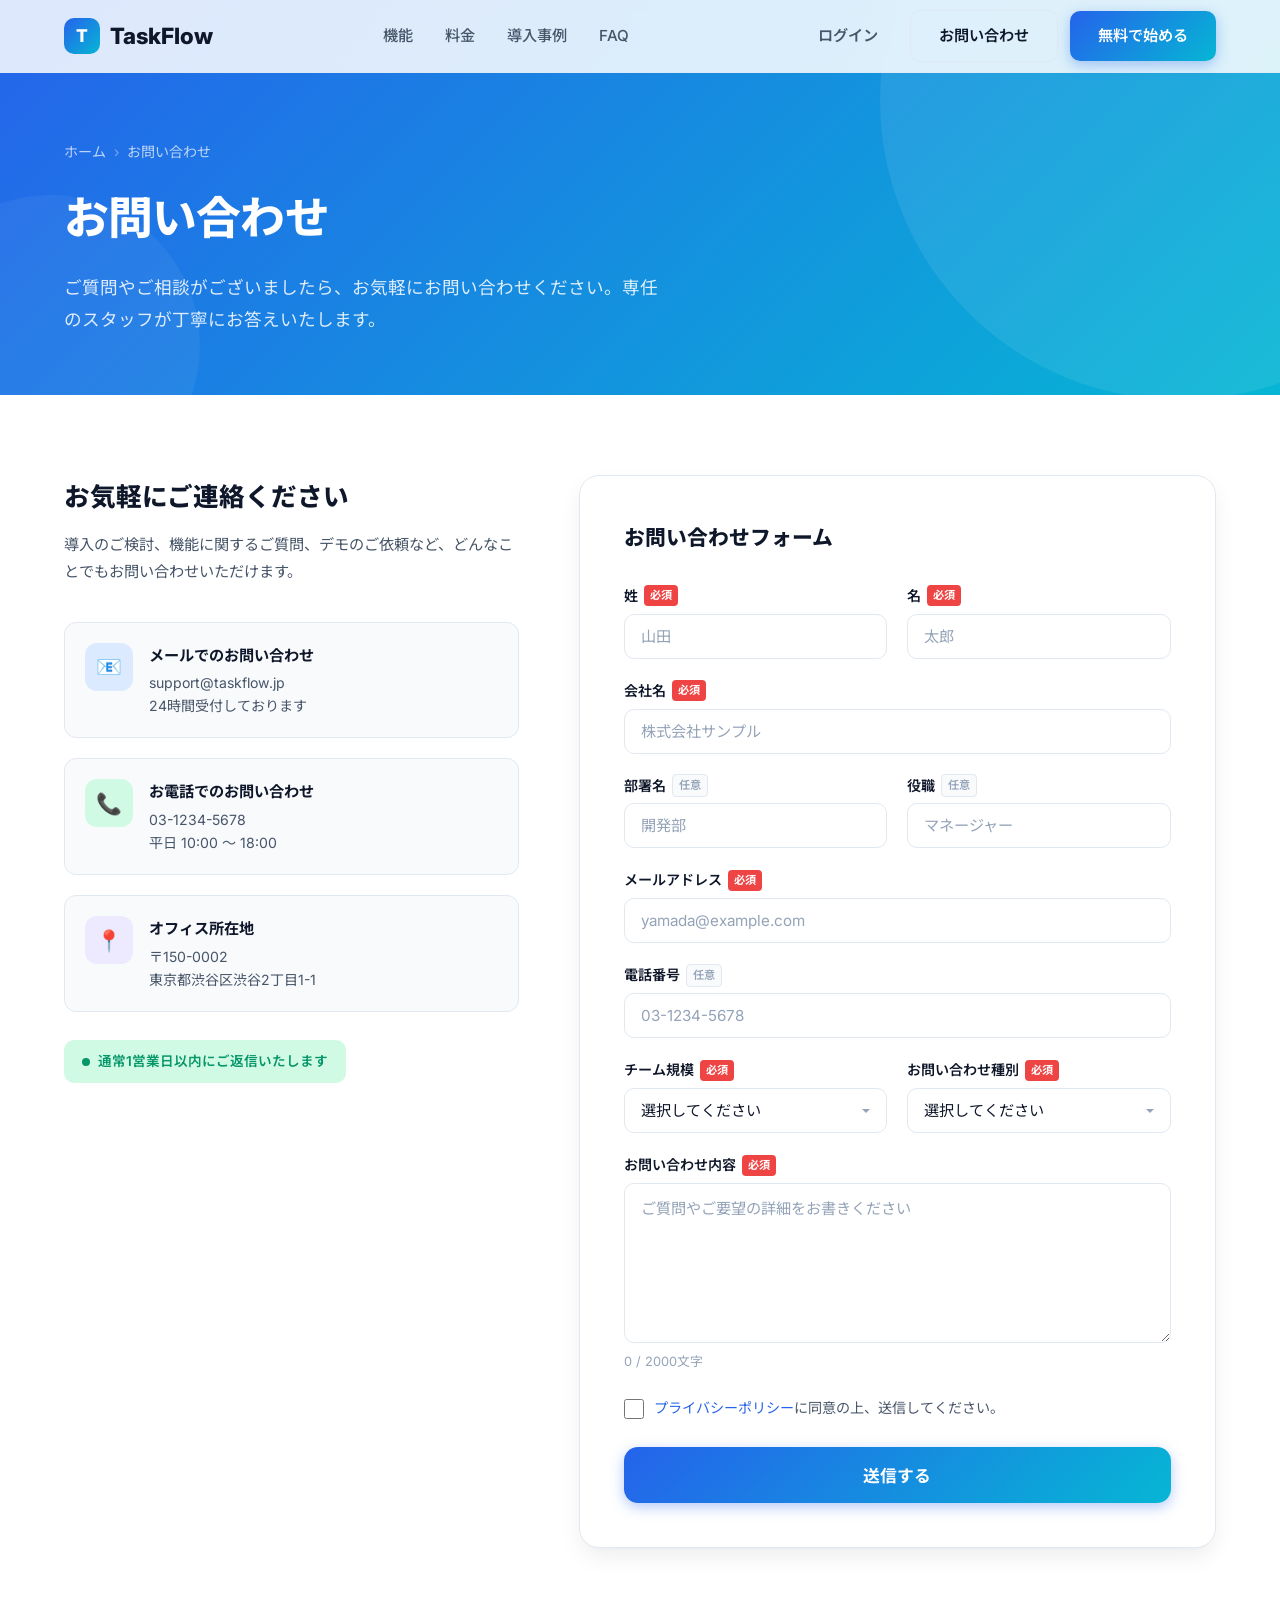
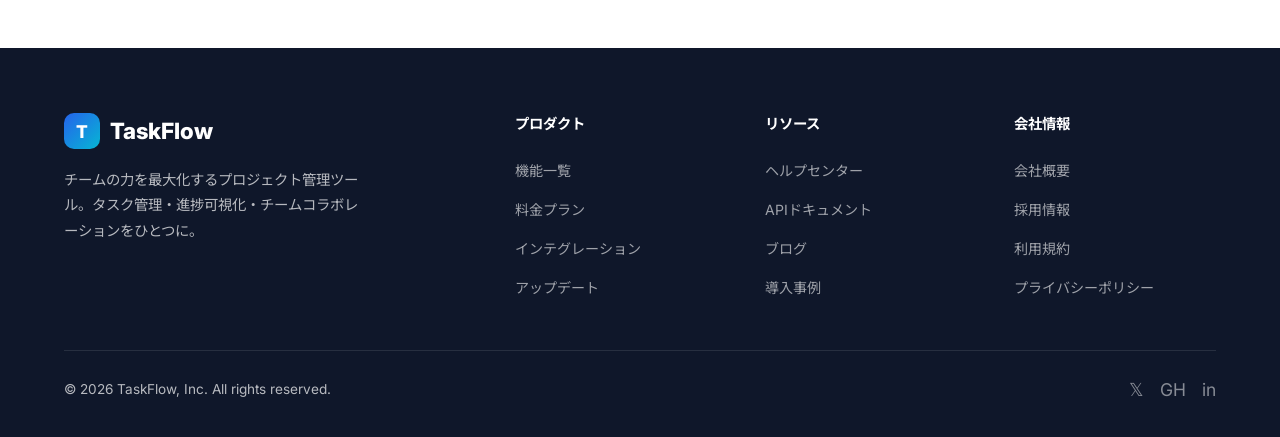
<file: contact.html>
<!DOCTYPE html>
<html lang="ja">
<head>
  <meta charset="UTF-8">
  <meta name="viewport" content="width=device-width, initial-scale=1.0">
  <title>お問い合わせ - TaskFlow</title>
  <link rel="preconnect" href="https://fonts.googleapis.com">
  <link rel="preconnect" href="https://fonts.gstatic.com" crossorigin>
  <link href="https://fonts.googleapis.com/css2?family=Inter:wght@400;500;600;700;800&family=Noto+Sans+JP:wght@400;500;600;700;800&display=swap" rel="stylesheet">
  <link rel="stylesheet" href="css/common.css">
  <link rel="stylesheet" href="css/contact.css">
</head>
<body>
  <header class="header" id="header">
    <div class="container header-inner">
      <a href="index.html" class="logo"><div class="logo-icon">T</div>TaskFlow</a>
      <nav class="nav">
        <a href="index.html#features">機能</a>
        <a href="index.html#pricing">料金</a>
        <a href="index.html#testimonials">導入事例</a>
        <a href="index.html#faq">FAQ</a>
      </nav>
      <div class="header-actions">
        <a href="login.html" class="btn btn-ghost">ログイン</a>
        <a href="contact.html" class="btn btn-secondary">お問い合わせ</a>
        <a href="contact.html" class="btn btn-primary">無料で始める</a>
        <button class="hamburger" id="hamburger" aria-label="メニュー"><span></span><span></span><span></span></button>
      </div>
    </div>
  </header>
  <div class="mobile-nav" id="mobileNav">
    <a href="index.html#features">機能</a>
    <a href="index.html#pricing">料金</a>
    <a href="index.html#testimonials">導入事例</a>
    <a href="index.html#faq">FAQ</a>
    <a href="login.html">ログイン</a>
    <a href="contact.html">お問い合わせ</a>
    <a href="contact.html" class="btn btn-primary" style="text-align:center;">無料で始める</a>
  </div>

  <section class="page-hero">
    <div class="container">
      <div class="breadcrumb fade-in"><a href="index.html">ホーム</a><span>›</span>お問い合わせ</div>
      <h1 class="fade-in fade-in-delay-1">お問い合わせ</h1>
      <p class="page-hero-desc fade-in fade-in-delay-2">ご質問やご相談がございましたら、お気軽にお問い合わせください。専任のスタッフが丁寧にお答えいたします。</p>
    </div>
  </section>

  <section class="contact-section">
    <div class="container">
      <div class="contact-layout">

        <!-- Left: Info -->
        <div class="contact-info fade-in">
          <h2>お気軽にご連絡ください</h2>
          <p>導入のご検討、機能に関するご質問、デモのご依頼など、どんなことでもお問い合わせいただけます。</p>

          <div class="info-cards">
            <div class="info-card">
              <div class="info-card-icon blue">📧</div>
              <div>
                <h3>メールでのお問い合わせ</h3>
                <p>support@taskflow.jp<br>24時間受付しております</p>
              </div>
            </div>
            <div class="info-card">
              <div class="info-card-icon green">📞</div>
              <div>
                <h3>お電話でのお問い合わせ</h3>
                <p>03-1234-5678<br>平日 10:00 〜 18:00</p>
              </div>
            </div>
            <div class="info-card">
              <div class="info-card-icon violet">📍</div>
              <div>
                <h3>オフィス所在地</h3>
                <p>〒150-0002<br>東京都渋谷区渋谷2丁目1-1</p>
              </div>
            </div>
          </div>

          <div class="response-badge">
            <span class="response-badge-dot"></span>
            通常1営業日以内にご返信いたします
          </div>
        </div>

        <!-- Right: Form -->
        <div class="contact-form-card fade-in fade-in-delay-1">
          <div class="form-title">お問い合わせフォーム</div>
          <form id="contactForm" novalidate>
            <div class="form-grid">
              <!-- 姓名 -->
              <div class="form-group">
                <label class="form-label" for="lastName">姓 <span class="form-required">必須</span></label>
                <input type="text" id="lastName" class="form-input" placeholder="山田" required>
                <div class="form-error-msg" id="lastNameError">姓を入力してください</div>
              </div>
              <div class="form-group">
                <label class="form-label" for="firstName">名 <span class="form-required">必須</span></label>
                <input type="text" id="firstName" class="form-input" placeholder="太郎" required>
                <div class="form-error-msg" id="firstNameError">名を入力してください</div>
              </div>

              <!-- 会社名 -->
              <div class="form-group full">
                <label class="form-label" for="company">会社名 <span class="form-required">必須</span></label>
                <input type="text" id="company" class="form-input" placeholder="株式会社サンプル" required>
                <div class="form-error-msg" id="companyError">会社名を入力してください</div>
              </div>

              <!-- 部署・役職 -->
              <div class="form-group">
                <label class="form-label" for="department">部署名 <span class="form-optional">任意</span></label>
                <input type="text" id="department" class="form-input" placeholder="開発部">
              </div>
              <div class="form-group">
                <label class="form-label" for="position">役職 <span class="form-optional">任意</span></label>
                <input type="text" id="position" class="form-input" placeholder="マネージャー">
              </div>

              <!-- メール -->
              <div class="form-group full">
                <label class="form-label" for="email">メールアドレス <span class="form-required">必須</span></label>
                <input type="email" id="email" class="form-input" placeholder="yamada@example.com" required>
                <div class="form-error-msg" id="emailError">正しいメールアドレスを入力してください</div>
              </div>

              <!-- 電話番号 -->
              <div class="form-group full">
                <label class="form-label" for="phone">電話番号 <span class="form-optional">任意</span></label>
                <input type="tel" id="phone" class="form-input" placeholder="03-1234-5678">
              </div>

              <!-- チーム規模 -->
              <div class="form-group">
                <label class="form-label" for="teamSize">チーム規模 <span class="form-required">必須</span></label>
                <select id="teamSize" class="form-select" required>
                  <option value="" disabled selected>選択してください</option>
                  <option value="1-5">1〜5名</option>
                  <option value="6-20">6〜20名</option>
                  <option value="21-50">21〜50名</option>
                  <option value="51-100">51〜100名</option>
                  <option value="101-500">101〜500名</option>
                  <option value="501+">501名以上</option>
                </select>
                <div class="form-error-msg" id="teamSizeError">チーム規模を選択してください</div>
              </div>

              <!-- お問い合わせ種別 -->
              <div class="form-group">
                <label class="form-label" for="inquiry">お問い合わせ種別 <span class="form-required">必須</span></label>
                <select id="inquiry" class="form-select" required>
                  <option value="" disabled selected>選択してください</option>
                  <option value="intro">導入のご相談</option>
                  <option value="demo">デモのご依頼</option>
                  <option value="pricing">料金について</option>
                  <option value="feature">機能について</option>
                  <option value="support">技術サポート</option>
                  <option value="partnership">パートナーシップ</option>
                  <option value="other">その他</option>
                </select>
                <div class="form-error-msg" id="inquiryError">お問い合わせ種別を選択してください</div>
              </div>

              <!-- お問い合わせ内容 -->
              <div class="form-group full">
                <label class="form-label" for="message">お問い合わせ内容 <span class="form-required">必須</span></label>
                <textarea id="message" class="form-textarea" placeholder="ご質問やご要望の詳細をお書きください" required></textarea>
                <div class="form-hint"><span id="charCount">0</span> / 2000文字</div>
                <div class="form-error-msg" id="messageError">お問い合わせ内容を入力してください</div>
              </div>

              <!-- プライバシーポリシー同意 -->
              <div class="form-checkbox-group">
                <input type="checkbox" id="privacy" class="form-checkbox" required>
                <label for="privacy" class="form-checkbox-label">
                  <a href="privacy.html" target="_blank">プライバシーポリシー</a>に同意の上、送信してください。
                </label>
              </div>
              <div class="form-error-msg" id="privacyError" style="grid-column:1/-1;margin-top:-8px;">プライバシーポリシーへの同意が必要です</div>

              <!-- 送信ボタン -->
              <div class="form-submit-area">
                <button type="submit" class="form-submit" id="submitBtn">
                  <span class="btn-text">送信する</span>
                  <span class="spinner"></span>
                </button>
              </div>
            </div>
          </form>
        </div>
      </div>
    </div>
  </section>

  <!-- Success Modal -->
  <div class="modal-overlay" id="successModal">
    <div class="modal">
      <div class="modal-icon">&#10003;</div>
      <h2>送信が完了しました</h2>
      <p>お問い合わせいただきありがとうございます。<br>1営業日以内に担当者よりご連絡いたします。<br>確認メールを送信しましたので、ご確認ください。</p>
      <a href="index.html" class="btn btn-primary btn-large">トップページに戻る</a>
    </div>
  </div>

  <!-- Footer -->
  <footer class="footer">
    <div class="container">
      <div class="footer-grid">
        <div class="footer-brand">
          <a href="index.html" class="logo" style="color:#fff;"><div class="logo-icon">T</div>TaskFlow</a>
          <p>チームの力を最大化するプロジェクト管理ツール。タスク管理・進捗可視化・チームコラボレーションをひとつに。</p>
        </div>
        <div>
          <h4>プロダクト</h4>
          <ul class="footer-links">
            <li><a href="features.html">機能一覧</a></li>
            <li><a href="pricing.html">料金プラン</a></li>
            <li><a href="integrations.html">インテグレーション</a></li>
            <li><a href="updates.html">アップデート</a></li>
          </ul>
        </div>
        <div>
          <h4>リソース</h4>
          <ul class="footer-links">
            <li><a href="help.html">ヘルプセンター</a></li>
            <li><a href="api-docs.html">APIドキュメント</a></li>
            <li><a href="blog.html">ブログ</a></li>
            <li><a href="case-studies.html">導入事例</a></li>
          </ul>
        </div>
        <div>
          <h4>会社情報</h4>
          <ul class="footer-links">
            <li><a href="about.html">会社概要</a></li>
            <li><a href="careers.html">採用情報</a></li>
            <li><a href="terms.html">利用規約</a></li>
            <li><a href="privacy.html">プライバシーポリシー</a></li>
          </ul>
        </div>
      </div>
      <div class="footer-bottom">
        <span>&copy; 2026 TaskFlow, Inc. All rights reserved.</span>
        <div class="footer-socials">
          <a href="#" aria-label="X (Twitter)">&#120143;</a>
          <a href="#" aria-label="GitHub">GH</a>
          <a href="#" aria-label="LinkedIn">in</a>
        </div>
      </div>
    </div>
  </footer>

  <script src="js/common.js"></script>
  <script src="js/contact.js"></script>
</body>
</html>
</file>
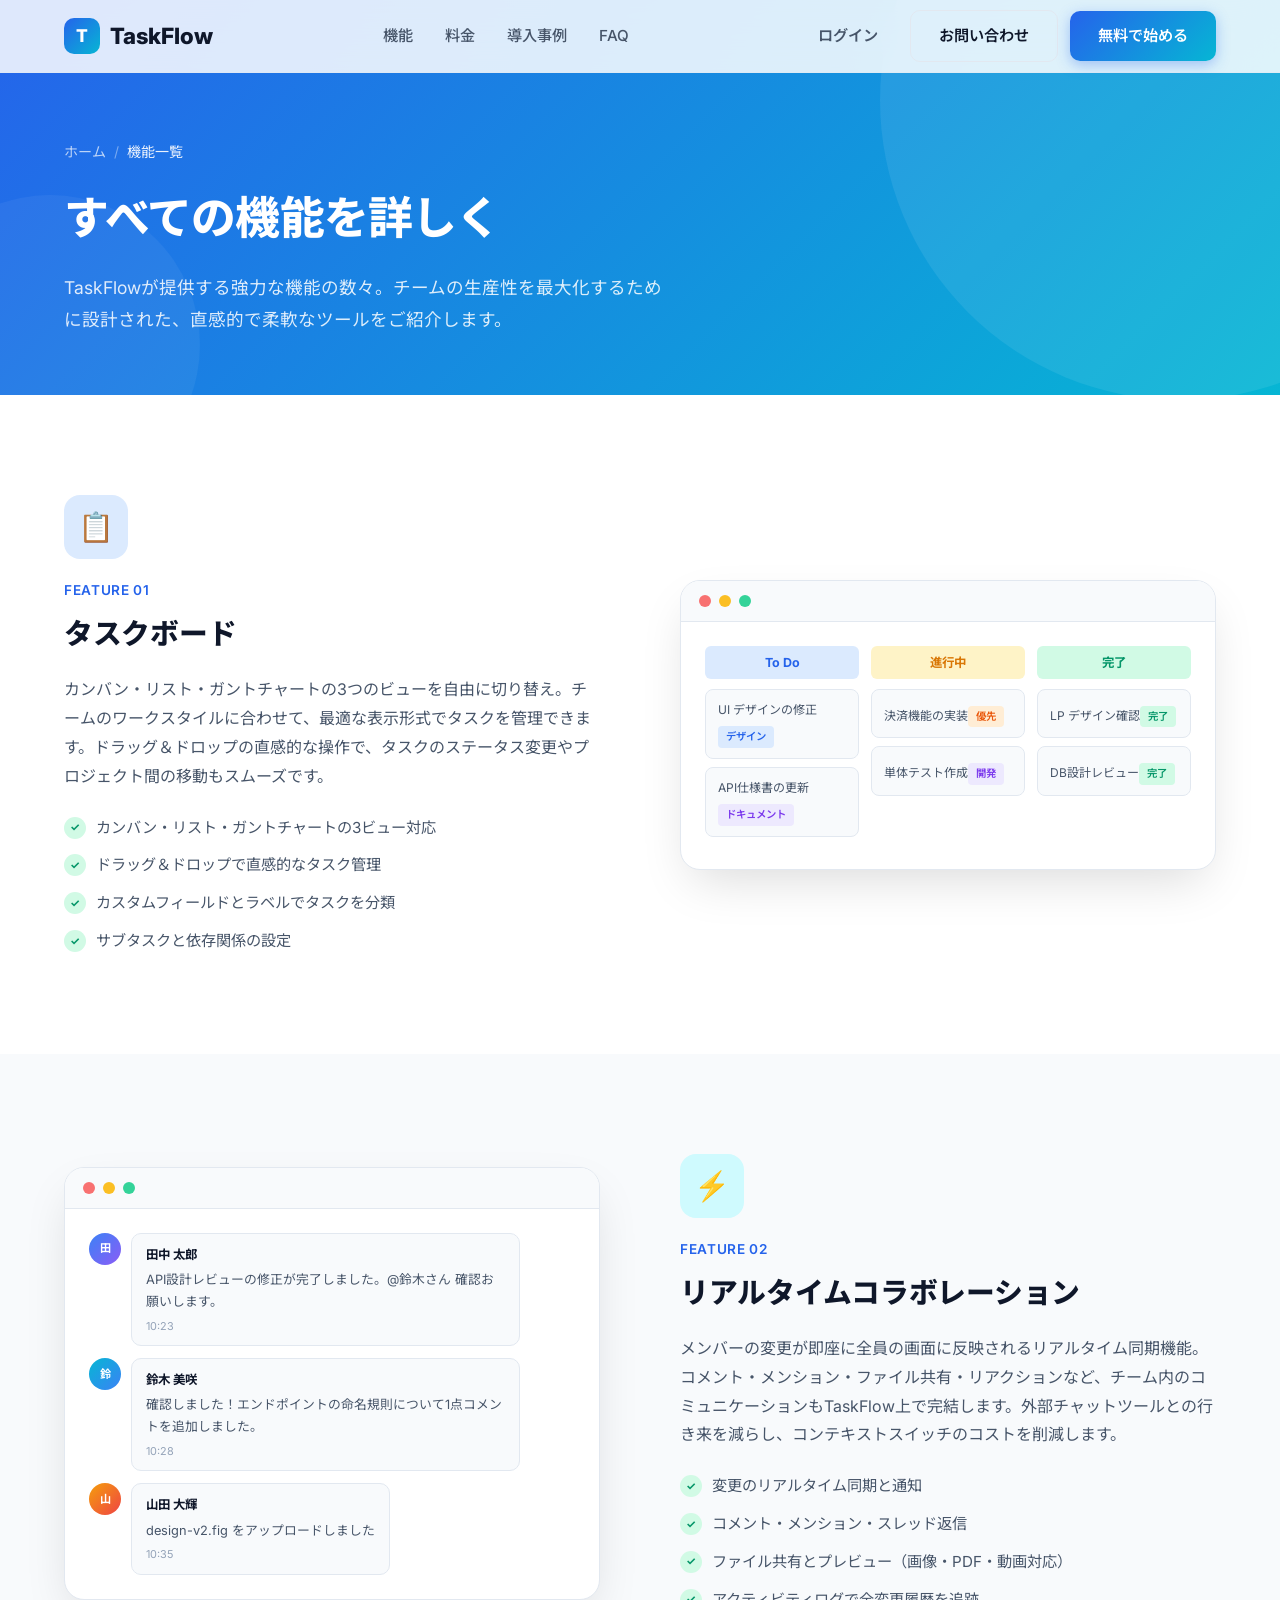
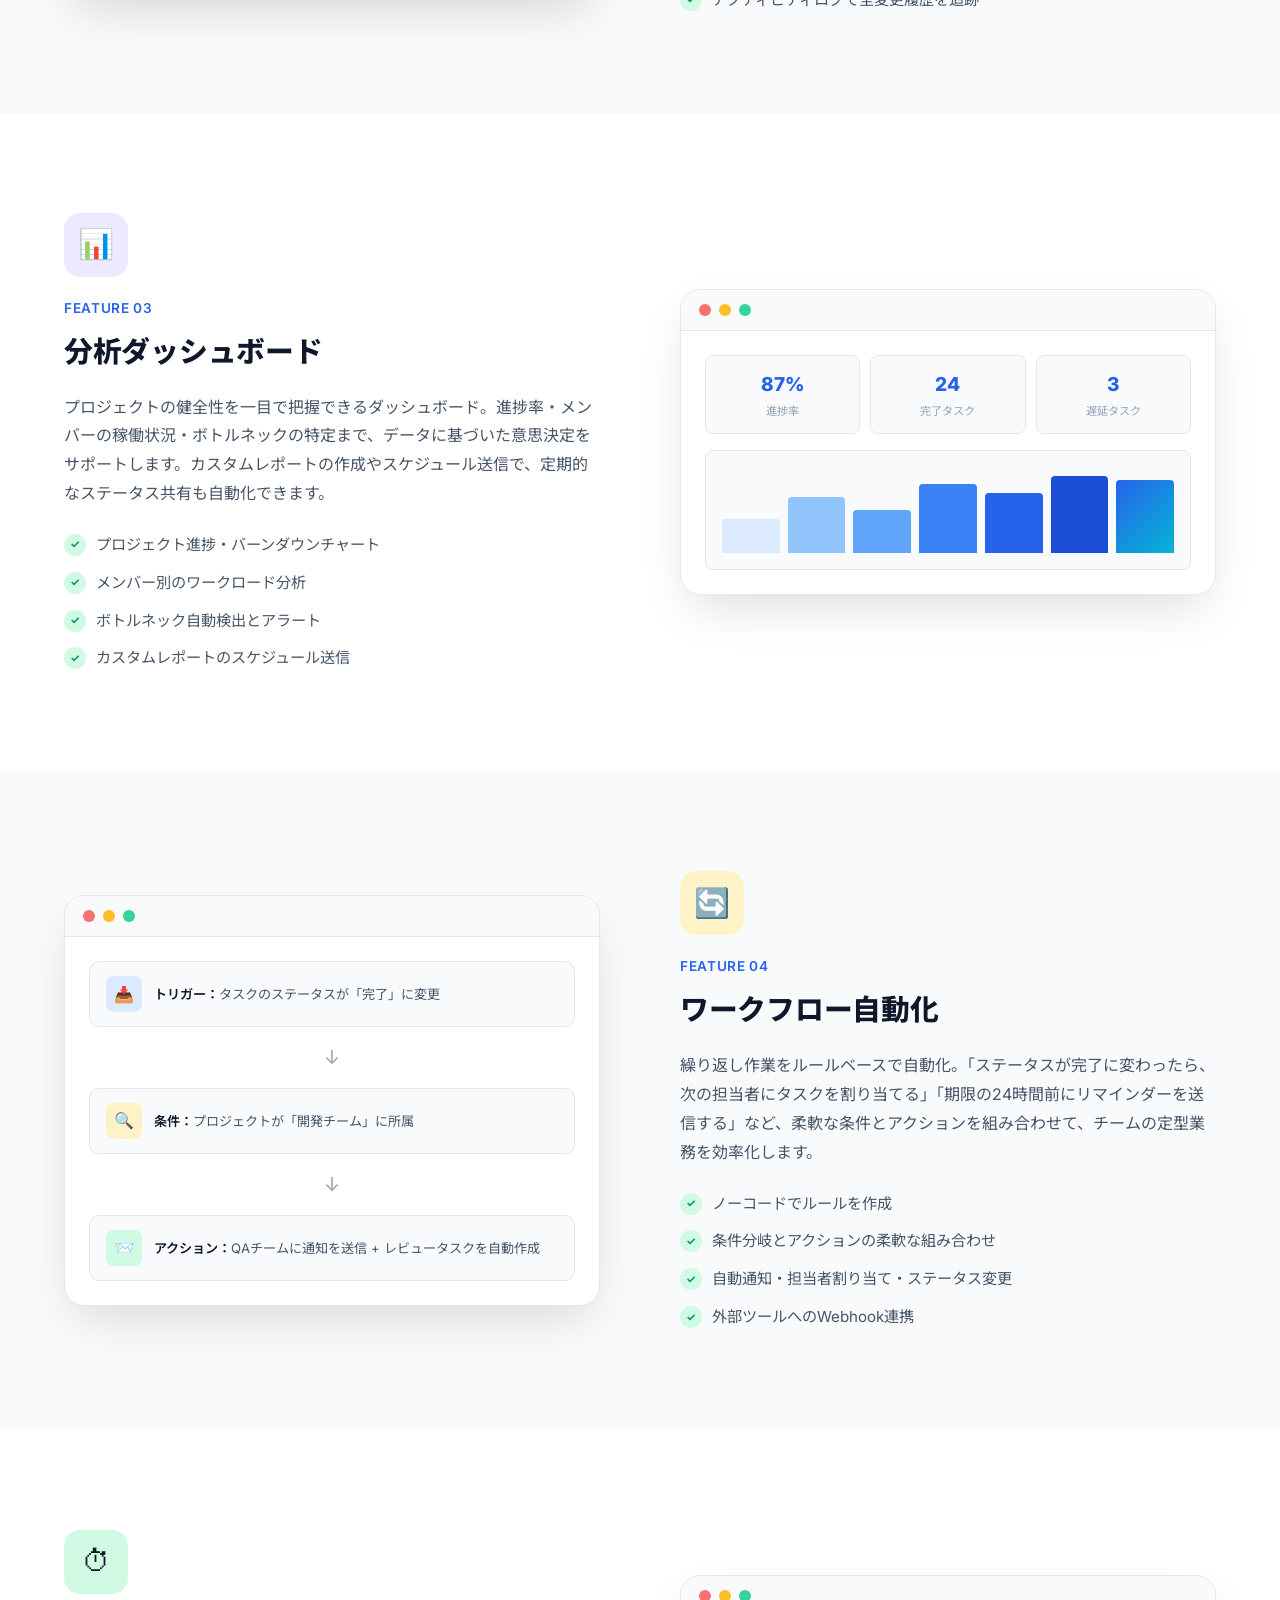
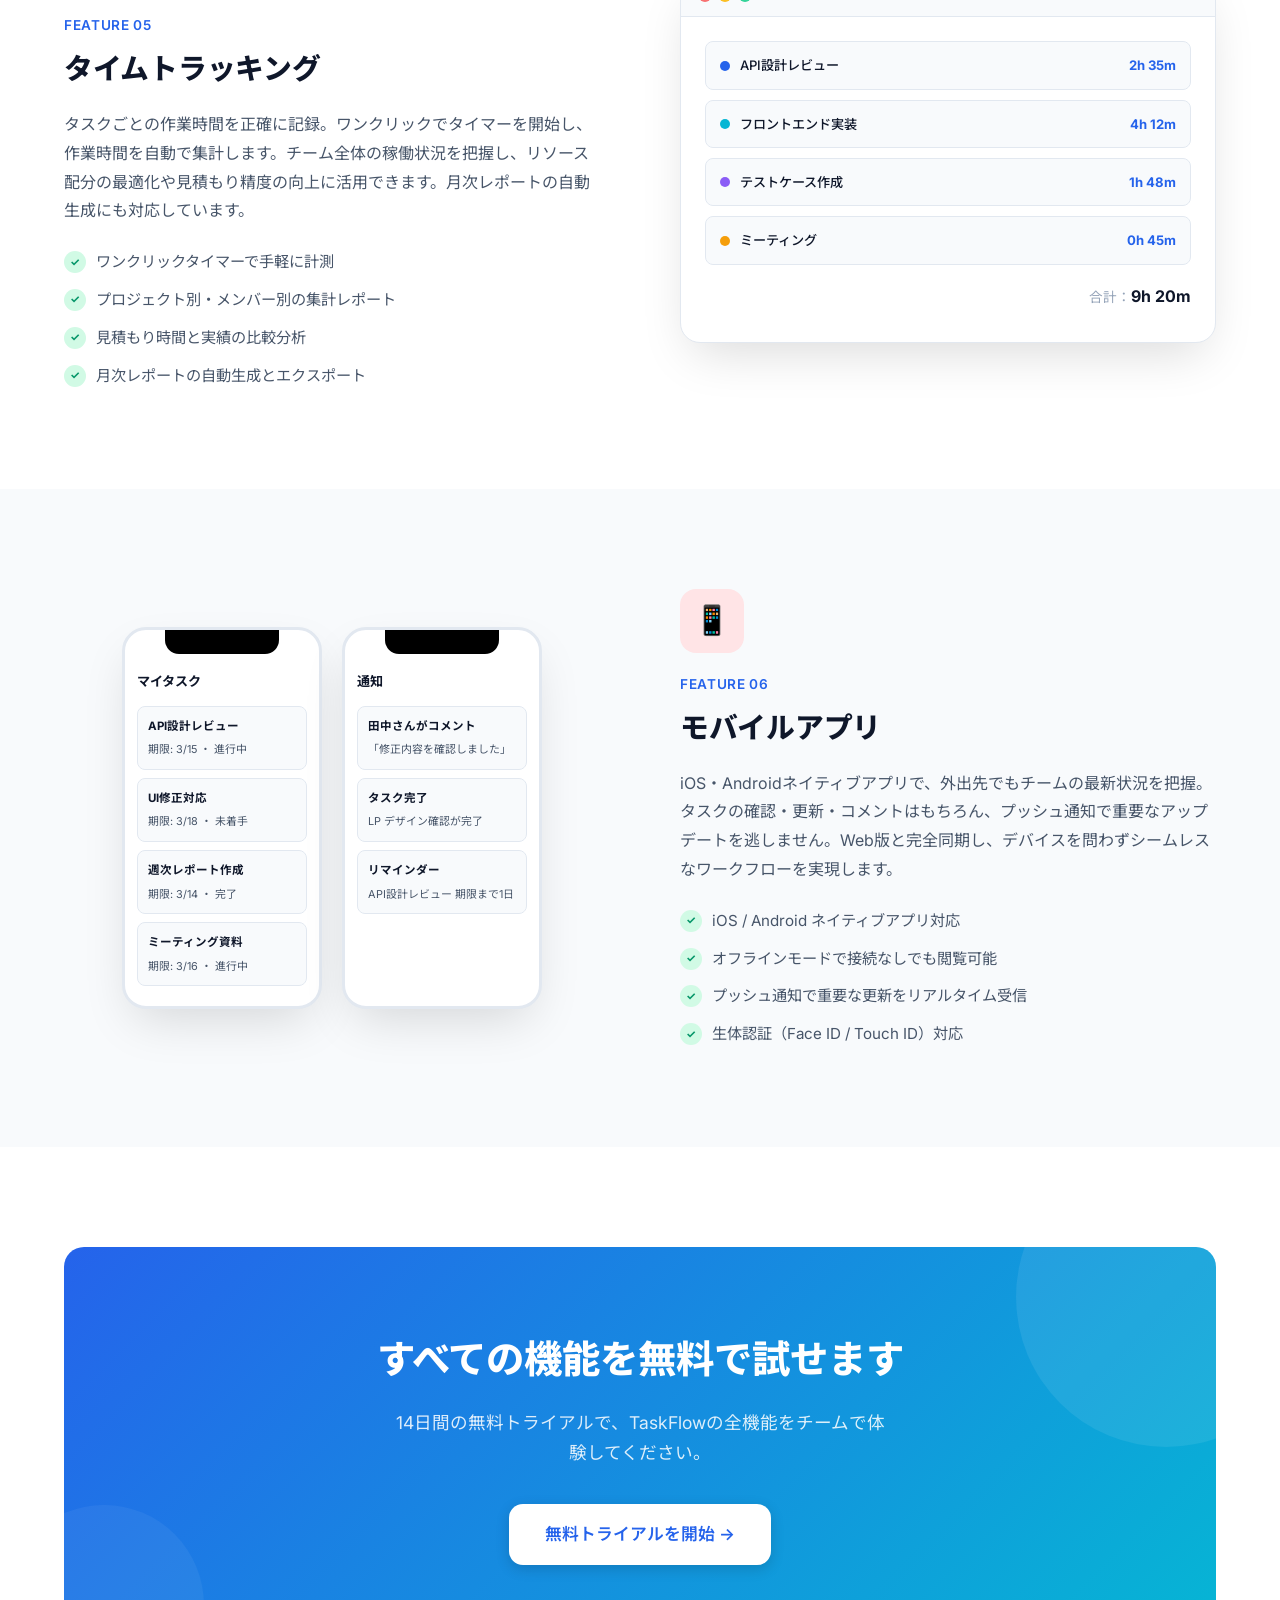
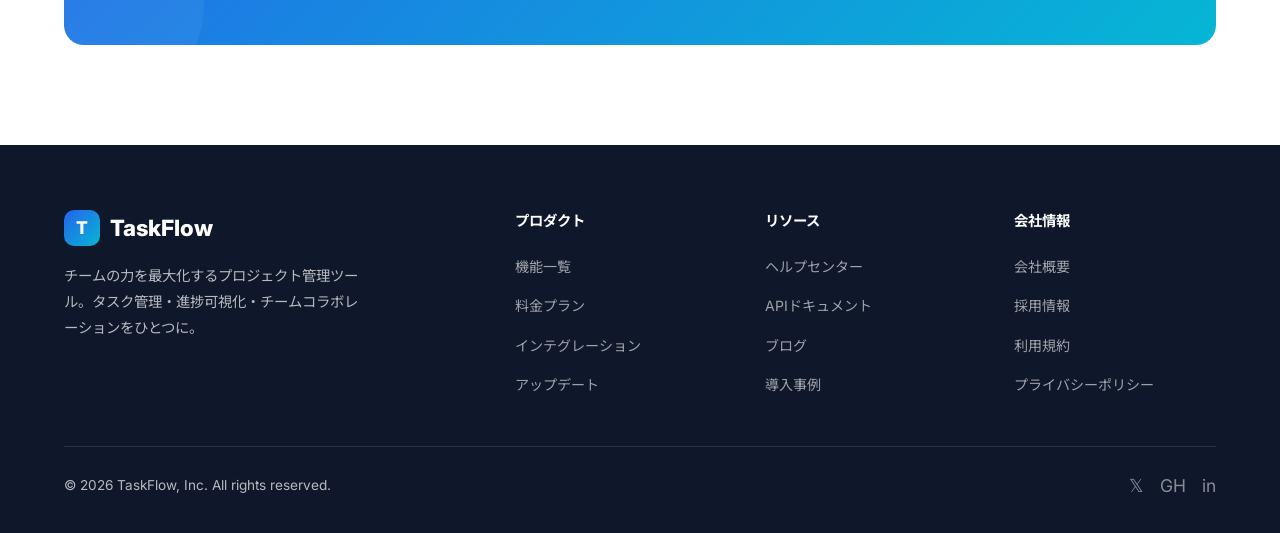
<file: features.html>
<!DOCTYPE html>
<html lang="ja">
<head>
  <meta charset="UTF-8">
  <meta name="viewport" content="width=device-width, initial-scale=1.0">
  <title>機能一覧 - TaskFlow</title>
  <link rel="preconnect" href="https://fonts.googleapis.com">
  <link rel="preconnect" href="https://fonts.gstatic.com" crossorigin>
  <link href="https://fonts.googleapis.com/css2?family=Inter:wght@400;500;600;700;800&family=Noto+Sans+JP:wght@400;500;600;700;800&display=swap" rel="stylesheet">
  <link rel="stylesheet" href="css/common.css">
  <link rel="stylesheet" href="css/features.css">
</head>
<body>

  <!-- ===== Header ===== -->
  <header class="header" id="header">
    <div class="container header-inner">
      <a href="index.html" class="logo">
        <div class="logo-icon">T</div>
        TaskFlow
      </a>
      <nav class="nav">
        <a href="index.html#features">機能</a>
        <a href="index.html#pricing">料金</a>
        <a href="index.html#testimonials">導入事例</a>
        <a href="index.html#faq">FAQ</a>
      </nav>
      <div class="header-actions">
        <a href="login.html" class="btn btn-ghost">ログイン</a>
        <a href="contact.html" class="btn btn-secondary">お問い合わせ</a>
        <a href="contact.html" class="btn btn-primary">無料で始める</a>
        <button class="hamburger" id="hamburger" aria-label="メニュー">
          <span></span><span></span><span></span>
        </button>
      </div>
    </div>
  </header>

  <!-- Mobile Nav -->
  <div class="mobile-nav" id="mobileNav">
    <a href="index.html#features">機能</a>
    <a href="index.html#pricing">料金</a>
    <a href="index.html#testimonials">導入事例</a>
    <a href="index.html#faq">FAQ</a>
    <a href="login.html">ログイン</a>
    <a href="contact.html" class="btn btn-primary" style="text-align:center;">無料で始める</a>
  </div>

  <!-- ===== Page Hero ===== -->
  <section class="page-hero">
    <div class="container">
      <div class="breadcrumb fade-in">
        <a href="index.html">ホーム</a>
        <span>/</span>
        <span style="color:rgba(255,255,255,0.9);">機能一覧</span>
      </div>
      <h1 class="fade-in fade-in-delay-1">すべての機能を詳しく</h1>
      <p class="page-hero-desc fade-in fade-in-delay-2">TaskFlowが提供する強力な機能の数々。チームの生産性を最大化するために設計された、直感的で柔軟なツールをご紹介します。</p>
    </div>
  </section>

  <!-- ===== Feature 1: Task Board ===== -->
  <section class="section" id="taskboard">
    <div class="container">
      <div class="feature-detail fade-in">
        <div>
          <div class="feature-detail-icon blue">📋</div>
          <div class="feature-detail-label">Feature 01</div>
          <h3>タスクボード</h3>
          <p>カンバン・リスト・ガントチャートの3つのビューを自由に切り替え。チームのワークスタイルに合わせて、最適な表示形式でタスクを管理できます。ドラッグ＆ドロップの直感的な操作で、タスクのステータス変更やプロジェクト間の移動もスムーズです。</p>
          <ul class="feature-detail-points">
            <li>カンバン・リスト・ガントチャートの3ビュー対応</li>
            <li>ドラッグ＆ドロップで直感的なタスク管理</li>
            <li>カスタムフィールドとラベルでタスクを分類</li>
            <li>サブタスクと依存関係の設定</li>
          </ul>
        </div>
        <div class="feature-mockup">
          <div class="mockup-bar">
            <div class="mockup-dot red"></div>
            <div class="mockup-dot yellow"></div>
            <div class="mockup-dot green"></div>
          </div>
          <div class="mockup-body">
            <div class="kanban-mockup">
              <div class="kanban-col todo">
                <h4>To Do</h4>
                <div class="kanban-item">UI デザインの修正<div class="tag tag-blue">デザイン</div></div>
                <div class="kanban-item">API仕様書の更新<div class="tag tag-purple">ドキュメント</div></div>
              </div>
              <div class="kanban-col progress">
                <h4>進行中</h4>
                <div class="kanban-item">決済機能の実装<div class="tag tag-orange">優先</div></div>
                <div class="kanban-item">単体テスト作成<div class="tag tag-purple">開発</div></div>
              </div>
              <div class="kanban-col done">
                <h4>完了</h4>
                <div class="kanban-item">LP デザイン確認<div class="tag tag-green">完了</div></div>
                <div class="kanban-item">DB設計レビュー<div class="tag tag-green">完了</div></div>
              </div>
            </div>
          </div>
        </div>
      </div>
    </div>
  </section>

  <!-- ===== Feature 2: Real-time Collaboration ===== -->
  <section class="section section-alt" id="collaboration">
    <div class="container">
      <div class="feature-detail reverse fade-in">
        <div>
          <div class="feature-detail-icon cyan">⚡</div>
          <div class="feature-detail-label">Feature 02</div>
          <h3>リアルタイムコラボレーション</h3>
          <p>メンバーの変更が即座に全員の画面に反映されるリアルタイム同期機能。コメント・メンション・ファイル共有・リアクションなど、チーム内のコミュニケーションもTaskFlow上で完結します。外部チャットツールとの行き来を減らし、コンテキストスイッチのコストを削減します。</p>
          <ul class="feature-detail-points">
            <li>変更のリアルタイム同期と通知</li>
            <li>コメント・メンション・スレッド返信</li>
            <li>ファイル共有とプレビュー（画像・PDF・動画対応）</li>
            <li>アクティビティログで全変更履歴を追跡</li>
          </ul>
        </div>
        <div class="feature-mockup">
          <div class="mockup-bar">
            <div class="mockup-dot red"></div>
            <div class="mockup-dot yellow"></div>
            <div class="mockup-dot green"></div>
          </div>
          <div class="mockup-body">
            <div class="collab-mockup">
              <div class="collab-msg">
                <div class="collab-avatar" style="background:linear-gradient(135deg,#3b82f6,#8b5cf6);">田</div>
                <div class="collab-bubble">
                  <div class="name">田中 太郎</div>
                  API設計レビューの修正が完了しました。@鈴木さん 確認お願いします。
                  <div class="time">10:23</div>
                </div>
              </div>
              <div class="collab-msg">
                <div class="collab-avatar" style="background:linear-gradient(135deg,#06b6d4,#3b82f6);">鈴</div>
                <div class="collab-bubble">
                  <div class="name">鈴木 美咲</div>
                  確認しました！エンドポイントの命名規則について1点コメントを追加しました。
                  <div class="time">10:28</div>
                </div>
              </div>
              <div class="collab-msg">
                <div class="collab-avatar" style="background:linear-gradient(135deg,#f59e0b,#ef4444);">山</div>
                <div class="collab-bubble">
                  <div class="name">山田 大輝</div>
                  design-v2.fig をアップロードしました
                  <div class="time">10:35</div>
                </div>
              </div>
            </div>
          </div>
        </div>
      </div>
    </div>
  </section>

  <!-- ===== Feature 3: Analytics Dashboard ===== -->
  <section class="section" id="analytics">
    <div class="container">
      <div class="feature-detail fade-in">
        <div>
          <div class="feature-detail-icon violet">📊</div>
          <div class="feature-detail-label">Feature 03</div>
          <h3>分析ダッシュボード</h3>
          <p>プロジェクトの健全性を一目で把握できるダッシュボード。進捗率・メンバーの稼働状況・ボトルネックの特定まで、データに基づいた意思決定をサポートします。カスタムレポートの作成やスケジュール送信で、定期的なステータス共有も自動化できます。</p>
          <ul class="feature-detail-points">
            <li>プロジェクト進捗・バーンダウンチャート</li>
            <li>メンバー別のワークロード分析</li>
            <li>ボトルネック自動検出とアラート</li>
            <li>カスタムレポートのスケジュール送信</li>
          </ul>
        </div>
        <div class="feature-mockup">
          <div class="mockup-bar">
            <div class="mockup-dot red"></div>
            <div class="mockup-dot yellow"></div>
            <div class="mockup-dot green"></div>
          </div>
          <div class="mockup-body">
            <div class="dashboard-mockup">
              <div class="dash-stats">
                <div class="dash-stat">
                  <div class="dash-stat-value">87%</div>
                  <div class="dash-stat-label">進捗率</div>
                </div>
                <div class="dash-stat">
                  <div class="dash-stat-value">24</div>
                  <div class="dash-stat-label">完了タスク</div>
                </div>
                <div class="dash-stat">
                  <div class="dash-stat-value">3</div>
                  <div class="dash-stat-label">遅延タスク</div>
                </div>
              </div>
              <div class="dash-chart">
                <div class="dash-bar" style="height:40%;background:#dbeafe;"></div>
                <div class="dash-bar" style="height:65%;background:#93c5fd;"></div>
                <div class="dash-bar" style="height:50%;background:#60a5fa;"></div>
                <div class="dash-bar" style="height:80%;background:#3b82f6;"></div>
                <div class="dash-bar" style="height:70%;background:#2563eb;"></div>
                <div class="dash-bar" style="height:90%;background:#1d4ed8;"></div>
                <div class="dash-bar" style="height:85%;background:var(--gradient);"></div>
              </div>
            </div>
          </div>
        </div>
      </div>
    </div>
  </section>

  <!-- ===== Feature 4: Workflow Automation ===== -->
  <section class="section section-alt" id="automation">
    <div class="container">
      <div class="feature-detail reverse fade-in">
        <div>
          <div class="feature-detail-icon amber">🔄</div>
          <div class="feature-detail-label">Feature 04</div>
          <h3>ワークフロー自動化</h3>
          <p>繰り返し作業をルールベースで自動化。「ステータスが完了に変わったら、次の担当者にタスクを割り当てる」「期限の24時間前にリマインダーを送信する」など、柔軟な条件とアクションを組み合わせて、チームの定型業務を効率化します。</p>
          <ul class="feature-detail-points">
            <li>ノーコードでルールを作成</li>
            <li>条件分岐とアクションの柔軟な組み合わせ</li>
            <li>自動通知・担当者割り当て・ステータス変更</li>
            <li>外部ツールへのWebhook連携</li>
          </ul>
        </div>
        <div class="feature-mockup">
          <div class="mockup-bar">
            <div class="mockup-dot red"></div>
            <div class="mockup-dot yellow"></div>
            <div class="mockup-dot green"></div>
          </div>
          <div class="mockup-body">
            <div class="auto-mockup">
              <div class="auto-step">
                <div class="auto-step-icon" style="background:#dbeafe;">📥</div>
                <div class="auto-step-text"><strong>トリガー：</strong>タスクのステータスが「完了」に変更</div>
              </div>
              <div class="auto-arrow">↓</div>
              <div class="auto-step">
                <div class="auto-step-icon" style="background:#fef3c7;">🔍</div>
                <div class="auto-step-text"><strong>条件：</strong>プロジェクトが「開発チーム」に所属</div>
              </div>
              <div class="auto-arrow">↓</div>
              <div class="auto-step">
                <div class="auto-step-icon" style="background:#d1fae5;">📨</div>
                <div class="auto-step-text"><strong>アクション：</strong>QAチームに通知を送信 + レビュータスクを自動作成</div>
              </div>
            </div>
          </div>
        </div>
      </div>
    </div>
  </section>

  <!-- ===== Feature 5: Time Tracking ===== -->
  <section class="section" id="timetracking">
    <div class="container">
      <div class="feature-detail fade-in">
        <div>
          <div class="feature-detail-icon green">⏱</div>
          <div class="feature-detail-label">Feature 05</div>
          <h3>タイムトラッキング</h3>
          <p>タスクごとの作業時間を正確に記録。ワンクリックでタイマーを開始し、作業時間を自動で集計します。チーム全体の稼働状況を把握し、リソース配分の最適化や見積もり精度の向上に活用できます。月次レポートの自動生成にも対応しています。</p>
          <ul class="feature-detail-points">
            <li>ワンクリックタイマーで手軽に計測</li>
            <li>プロジェクト別・メンバー別の集計レポート</li>
            <li>見積もり時間と実績の比較分析</li>
            <li>月次レポートの自動生成とエクスポート</li>
          </ul>
        </div>
        <div class="feature-mockup">
          <div class="mockup-bar">
            <div class="mockup-dot red"></div>
            <div class="mockup-dot yellow"></div>
            <div class="mockup-dot green"></div>
          </div>
          <div class="mockup-body">
            <div class="time-mockup">
              <div class="time-entry">
                <div class="time-entry-left">
                  <div class="time-entry-dot" style="background:#2563eb;"></div>
                  <span class="time-entry-name">API設計レビュー</span>
                </div>
                <span class="time-entry-dur">2h 35m</span>
              </div>
              <div class="time-entry">
                <div class="time-entry-left">
                  <div class="time-entry-dot" style="background:#06b6d4;"></div>
                  <span class="time-entry-name">フロントエンド実装</span>
                </div>
                <span class="time-entry-dur">4h 12m</span>
              </div>
              <div class="time-entry">
                <div class="time-entry-left">
                  <div class="time-entry-dot" style="background:#8b5cf6;"></div>
                  <span class="time-entry-name">テストケース作成</span>
                </div>
                <span class="time-entry-dur">1h 48m</span>
              </div>
              <div class="time-entry">
                <div class="time-entry-left">
                  <div class="time-entry-dot" style="background:#f59e0b;"></div>
                  <span class="time-entry-name">ミーティング</span>
                </div>
                <span class="time-entry-dur">0h 45m</span>
              </div>
              <div style="text-align:right;padding:8px 0;font-size:0.85rem;color:var(--text-light);">合計：<strong style="color:var(--text);font-size:1rem;">9h 20m</strong></div>
            </div>
          </div>
        </div>
      </div>
    </div>
  </section>

  <!-- ===== Feature 6: Mobile App ===== -->
  <section class="section section-alt" id="mobile">
    <div class="container">
      <div class="feature-detail reverse fade-in">
        <div>
          <div class="feature-detail-icon rose">📱</div>
          <div class="feature-detail-label">Feature 06</div>
          <h3>モバイルアプリ</h3>
          <p>iOS・Androidネイティブアプリで、外出先でもチームの最新状況を把握。タスクの確認・更新・コメントはもちろん、プッシュ通知で重要なアップデートを逃しません。Web版と完全同期し、デバイスを問わずシームレスなワークフローを実現します。</p>
          <ul class="feature-detail-points">
            <li>iOS / Android ネイティブアプリ対応</li>
            <li>オフラインモードで接続なしでも閲覧可能</li>
            <li>プッシュ通知で重要な更新をリアルタイム受信</li>
            <li>生体認証（Face ID / Touch ID）対応</li>
          </ul>
        </div>
        <div class="mobile-mockup-wrapper">
          <div class="phone-mockup">
            <div class="phone-notch"></div>
            <div class="phone-body">
              <div style="font-size:0.82rem;font-weight:700;margin-bottom:10px;padding:4px 0;">マイタスク</div>
              <div class="phone-card">
                <strong>API設計レビュー</strong>
                期限: 3/15 ・ 進行中
              </div>
              <div class="phone-card">
                <strong>UI修正対応</strong>
                期限: 3/18 ・ 未着手
              </div>
              <div class="phone-card">
                <strong>週次レポート作成</strong>
                期限: 3/14 ・ 完了
              </div>
              <div class="phone-card">
                <strong>ミーティング資料</strong>
                期限: 3/16 ・ 進行中
              </div>
            </div>
          </div>
          <div class="phone-mockup">
            <div class="phone-notch"></div>
            <div class="phone-body">
              <div style="font-size:0.82rem;font-weight:700;margin-bottom:10px;padding:4px 0;">通知</div>
              <div class="phone-card">
                <strong>田中さんがコメント</strong>
                「修正内容を確認しました」
              </div>
              <div class="phone-card">
                <strong>タスク完了</strong>
                LP デザイン確認が完了
              </div>
              <div class="phone-card">
                <strong>リマインダー</strong>
                API設計レビュー 期限まで1日
              </div>
            </div>
          </div>
        </div>
      </div>
    </div>
  </section>

  <!-- ===== CTA ===== -->
  <section class="cta-section">
    <div class="container">
      <div class="cta-box fade-in">
        <h2>すべての機能を無料で試せます</h2>
        <p>14日間の無料トライアルで、TaskFlowの全機能をチームで体験してください。</p>
        <a href="contact.html" class="btn btn-large">無料トライアルを開始 →</a>
      </div>
    </div>
  </section>

  <!-- ===== Footer ===== -->
  <footer class="footer">
    <div class="container">
      <div class="footer-grid">
        <div class="footer-brand">
          <a href="index.html" class="logo" style="color:#fff;">
            <div class="logo-icon">T</div>
            TaskFlow
          </a>
          <p>チームの力を最大化するプロジェクト管理ツール。タスク管理・進捗可視化・チームコラボレーションをひとつに。</p>
        </div>
        <div>
          <h4>プロダクト</h4>
          <ul class="footer-links">
            <li><a href="features.html">機能一覧</a></li>
            <li><a href="pricing.html">料金プラン</a></li>
            <li><a href="integrations.html">インテグレーション</a></li>
            <li><a href="updates.html">アップデート</a></li>
          </ul>
        </div>
        <div>
          <h4>リソース</h4>
          <ul class="footer-links">
            <li><a href="help.html">ヘルプセンター</a></li>
            <li><a href="api-docs.html">APIドキュメント</a></li>
            <li><a href="blog.html">ブログ</a></li>
            <li><a href="case-studies.html">導入事例</a></li>
          </ul>
        </div>
        <div>
          <h4>会社情報</h4>
          <ul class="footer-links">
            <li><a href="about.html">会社概要</a></li>
            <li><a href="careers.html">採用情報</a></li>
            <li><a href="terms.html">利用規約</a></li>
            <li><a href="privacy.html">プライバシーポリシー</a></li>
          </ul>
        </div>
      </div>
      <div class="footer-bottom">
        <span>&copy; 2026 TaskFlow, Inc. All rights reserved.</span>
        <div class="footer-socials">
          <a href="#" aria-label="X (Twitter)">&#120143;</a>
          <a href="#" aria-label="GitHub">GH</a>
          <a href="#" aria-label="LinkedIn">in</a>
        </div>
      </div>
    </div>
  </footer>

  <script src="js/common.js"></script>
</body>
</html>
</file>
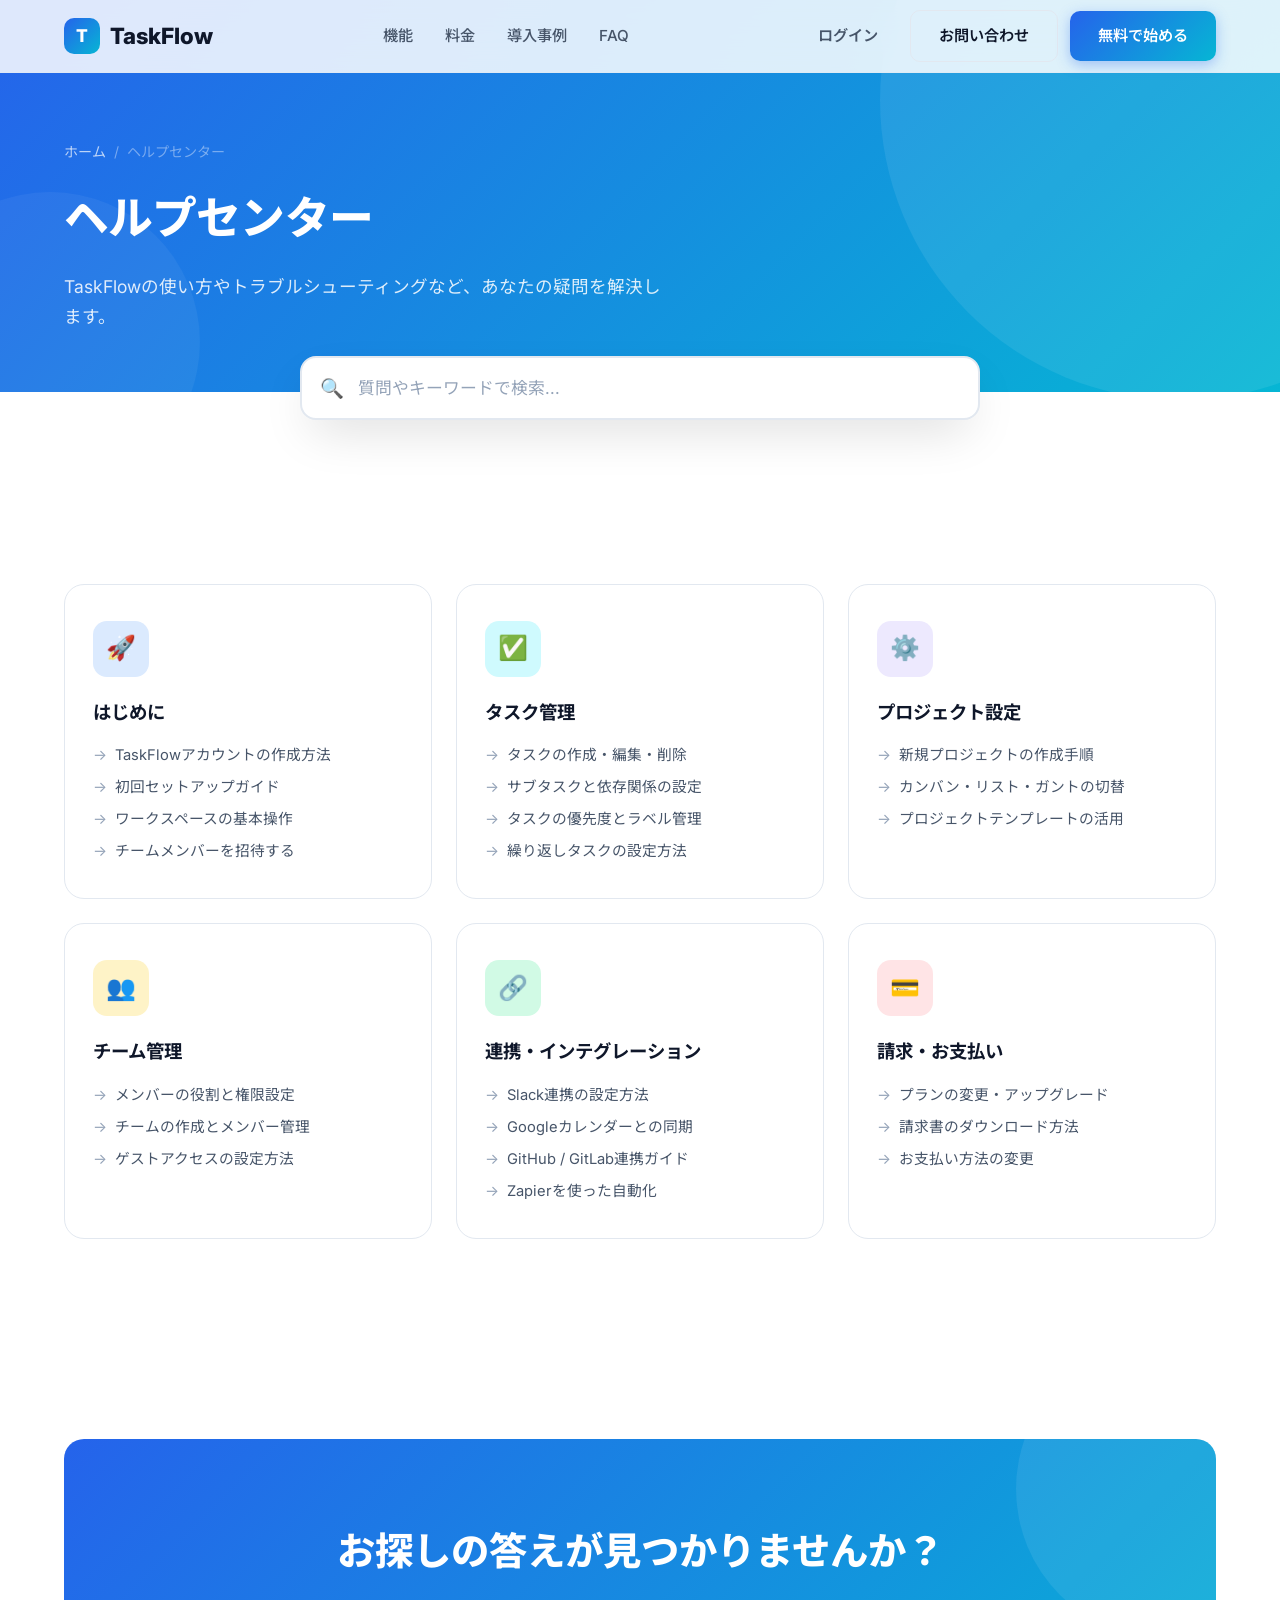
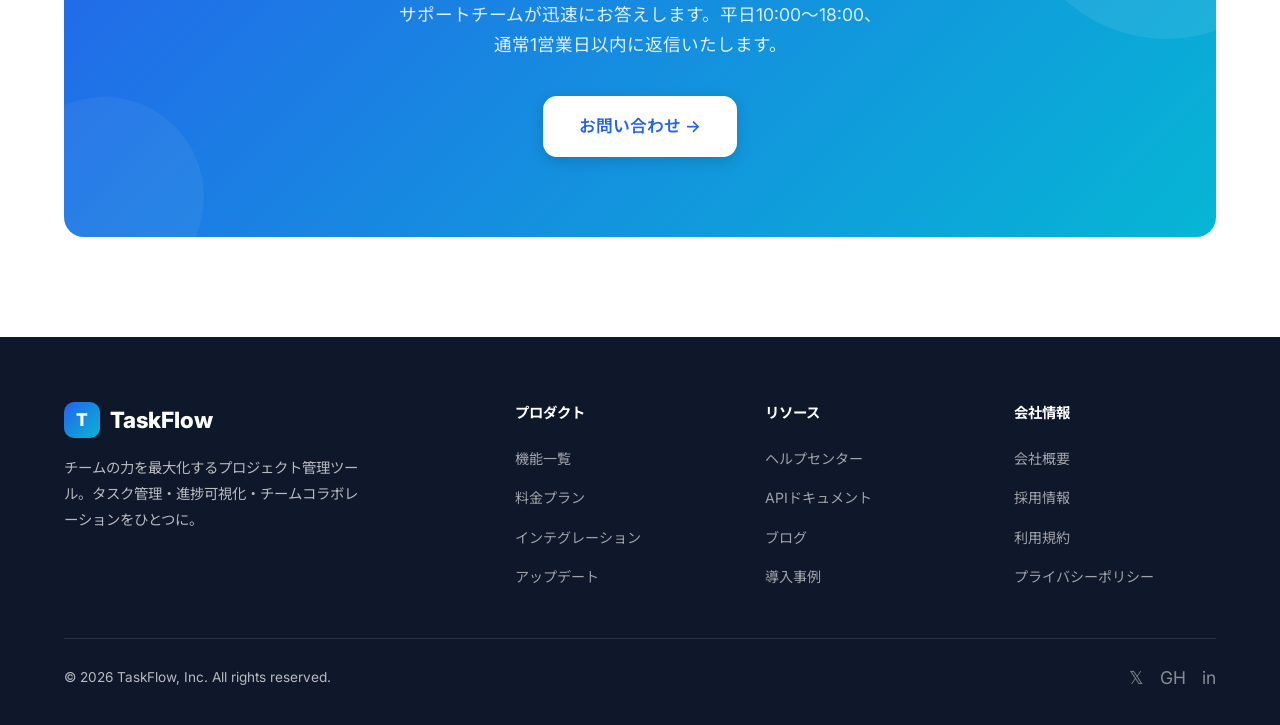
<file: help.html>
<!DOCTYPE html>
<html lang="ja">
<head>
  <meta charset="UTF-8">
  <meta name="viewport" content="width=device-width, initial-scale=1.0">
  <title>ヘルプセンター - TaskFlow</title>
  <link rel="preconnect" href="https://fonts.googleapis.com">
  <link rel="preconnect" href="https://fonts.gstatic.com" crossorigin>
  <link href="https://fonts.googleapis.com/css2?family=Inter:wght@400;500;600;700;800&family=Noto+Sans+JP:wght@400;500;600;700;800&display=swap" rel="stylesheet">
  <link rel="stylesheet" href="css/common.css">
  <link rel="stylesheet" href="css/help.css">
</head>
<body>

  <!-- ===== Header ===== -->
  <header class="header" id="header">
    <div class="container header-inner">
      <a href="index.html" class="logo">
        <div class="logo-icon">T</div>
        TaskFlow
      </a>
      <nav class="nav">
        <a href="index.html#features">機能</a>
        <a href="index.html#pricing">料金</a>
        <a href="index.html#testimonials">導入事例</a>
        <a href="index.html#faq">FAQ</a>
      </nav>
      <div class="header-actions">
        <a href="login.html" class="btn btn-ghost">ログイン</a>
        <a href="contact.html" class="btn btn-secondary">お問い合わせ</a>
        <a href="contact.html" class="btn btn-primary">無料で始める</a>
        <button class="hamburger" id="hamburger" aria-label="メニュー">
          <span></span><span></span><span></span>
        </button>
      </div>
    </div>
  </header>

  <!-- Mobile Nav -->
  <div class="mobile-nav" id="mobileNav">
    <a href="index.html#features">機能</a>
    <a href="index.html#pricing">料金</a>
    <a href="index.html#testimonials">導入事例</a>
    <a href="index.html#faq">FAQ</a>
    <a href="login.html">ログイン</a>
    <a href="contact.html" class="btn btn-primary" style="text-align:center;">無料で始める</a>
  </div>

  <!-- ===== Page Hero ===== -->
  <section class="page-hero">
    <div class="container">
      <div class="breadcrumb">
        <a href="index.html">ホーム</a>
        <span>/</span>
        <span>ヘルプセンター</span>
      </div>
      <h1>ヘルプセンター</h1>
      <p>TaskFlowの使い方やトラブルシューティングなど、あなたの疑問を解決します。</p>
    </div>
  </section>

  <!-- ===== Search ===== -->
  <div class="container">
    <div class="search-section fade-in">
      <div class="search-box">
        <span class="search-icon">🔍</span>
        <input type="text" placeholder="質問やキーワードで検索...">
      </div>
    </div>
  </div>

  <!-- ===== Help Categories ===== -->
  <section class="section">
    <div class="container">
      <div class="categories-grid">

        <div class="category-card fade-in">
          <div class="category-icon blue">🚀</div>
          <h3>はじめに</h3>
          <ul class="article-list">
            <li><a href="#">TaskFlowアカウントの作成方法</a></li>
            <li><a href="#">初回セットアップガイド</a></li>
            <li><a href="#">ワークスペースの基本操作</a></li>
            <li><a href="#">チームメンバーを招待する</a></li>
          </ul>
        </div>

        <div class="category-card fade-in fade-in-delay-1">
          <div class="category-icon cyan">✅</div>
          <h3>タスク管理</h3>
          <ul class="article-list">
            <li><a href="#">タスクの作成・編集・削除</a></li>
            <li><a href="#">サブタスクと依存関係の設定</a></li>
            <li><a href="#">タスクの優先度とラベル管理</a></li>
            <li><a href="#">繰り返しタスクの設定方法</a></li>
          </ul>
        </div>

        <div class="category-card fade-in fade-in-delay-2">
          <div class="category-icon violet">⚙️</div>
          <h3>プロジェクト設定</h3>
          <ul class="article-list">
            <li><a href="#">新規プロジェクトの作成手順</a></li>
            <li><a href="#">カンバン・リスト・ガントの切替</a></li>
            <li><a href="#">プロジェクトテンプレートの活用</a></li>
          </ul>
        </div>

        <div class="category-card fade-in">
          <div class="category-icon amber">👥</div>
          <h3>チーム管理</h3>
          <ul class="article-list">
            <li><a href="#">メンバーの役割と権限設定</a></li>
            <li><a href="#">チームの作成とメンバー管理</a></li>
            <li><a href="#">ゲストアクセスの設定方法</a></li>
          </ul>
        </div>

        <div class="category-card fade-in fade-in-delay-1">
          <div class="category-icon green">🔗</div>
          <h3>連携・インテグレーション</h3>
          <ul class="article-list">
            <li><a href="#">Slack連携の設定方法</a></li>
            <li><a href="#">Googleカレンダーとの同期</a></li>
            <li><a href="#">GitHub / GitLab連携ガイド</a></li>
            <li><a href="#">Zapierを使った自動化</a></li>
          </ul>
        </div>

        <div class="category-card fade-in fade-in-delay-2">
          <div class="category-icon rose">💳</div>
          <h3>請求・お支払い</h3>
          <ul class="article-list">
            <li><a href="#">プランの変更・アップグレード</a></li>
            <li><a href="#">請求書のダウンロード方法</a></li>
            <li><a href="#">お支払い方法の変更</a></li>
          </ul>
        </div>

      </div>
    </div>
  </section>

  <!-- ===== Contact CTA ===== -->
  <section class="cta-section">
    <div class="container">
      <div class="cta-box fade-in">
        <h2>お探しの答えが見つかりませんか？</h2>
        <p>サポートチームが迅速にお答えします。平日10:00〜18:00、通常1営業日以内に返信いたします。</p>
        <a href="contact.html" class="btn btn-large">お問い合わせ →</a>
      </div>
    </div>
  </section>

  <!-- ===== Footer ===== -->
  <footer class="footer">
    <div class="container">
      <div class="footer-grid">
        <div class="footer-brand">
          <a href="index.html" class="logo" style="color:#fff;">
            <div class="logo-icon">T</div>
            TaskFlow
          </a>
          <p>チームの力を最大化するプロジェクト管理ツール。タスク管理・進捗可視化・チームコラボレーションをひとつに。</p>
        </div>
        <div>
          <h4>プロダクト</h4>
          <ul class="footer-links">
            <li><a href="features.html">機能一覧</a></li>
            <li><a href="pricing.html">料金プラン</a></li>
            <li><a href="integrations.html">インテグレーション</a></li>
            <li><a href="updates.html">アップデート</a></li>
          </ul>
        </div>
        <div>
          <h4>リソース</h4>
          <ul class="footer-links">
            <li><a href="help.html">ヘルプセンター</a></li>
            <li><a href="api-docs.html">APIドキュメント</a></li>
            <li><a href="blog.html">ブログ</a></li>
            <li><a href="case-studies.html">導入事例</a></li>
          </ul>
        </div>
        <div>
          <h4>会社情報</h4>
          <ul class="footer-links">
            <li><a href="about.html">会社概要</a></li>
            <li><a href="careers.html">採用情報</a></li>
            <li><a href="terms.html">利用規約</a></li>
            <li><a href="privacy.html">プライバシーポリシー</a></li>
          </ul>
        </div>
      </div>
      <div class="footer-bottom">
        <span>&copy; 2026 TaskFlow, Inc. All rights reserved.</span>
        <div class="footer-socials">
          <a href="#" aria-label="X (Twitter)">𝕏</a>
          <a href="#" aria-label="GitHub">GH</a>
          <a href="#" aria-label="LinkedIn">in</a>
        </div>
      </div>
    </div>
  </footer>

  <script src="js/common.js"></script>
</body>
</html>
</file>
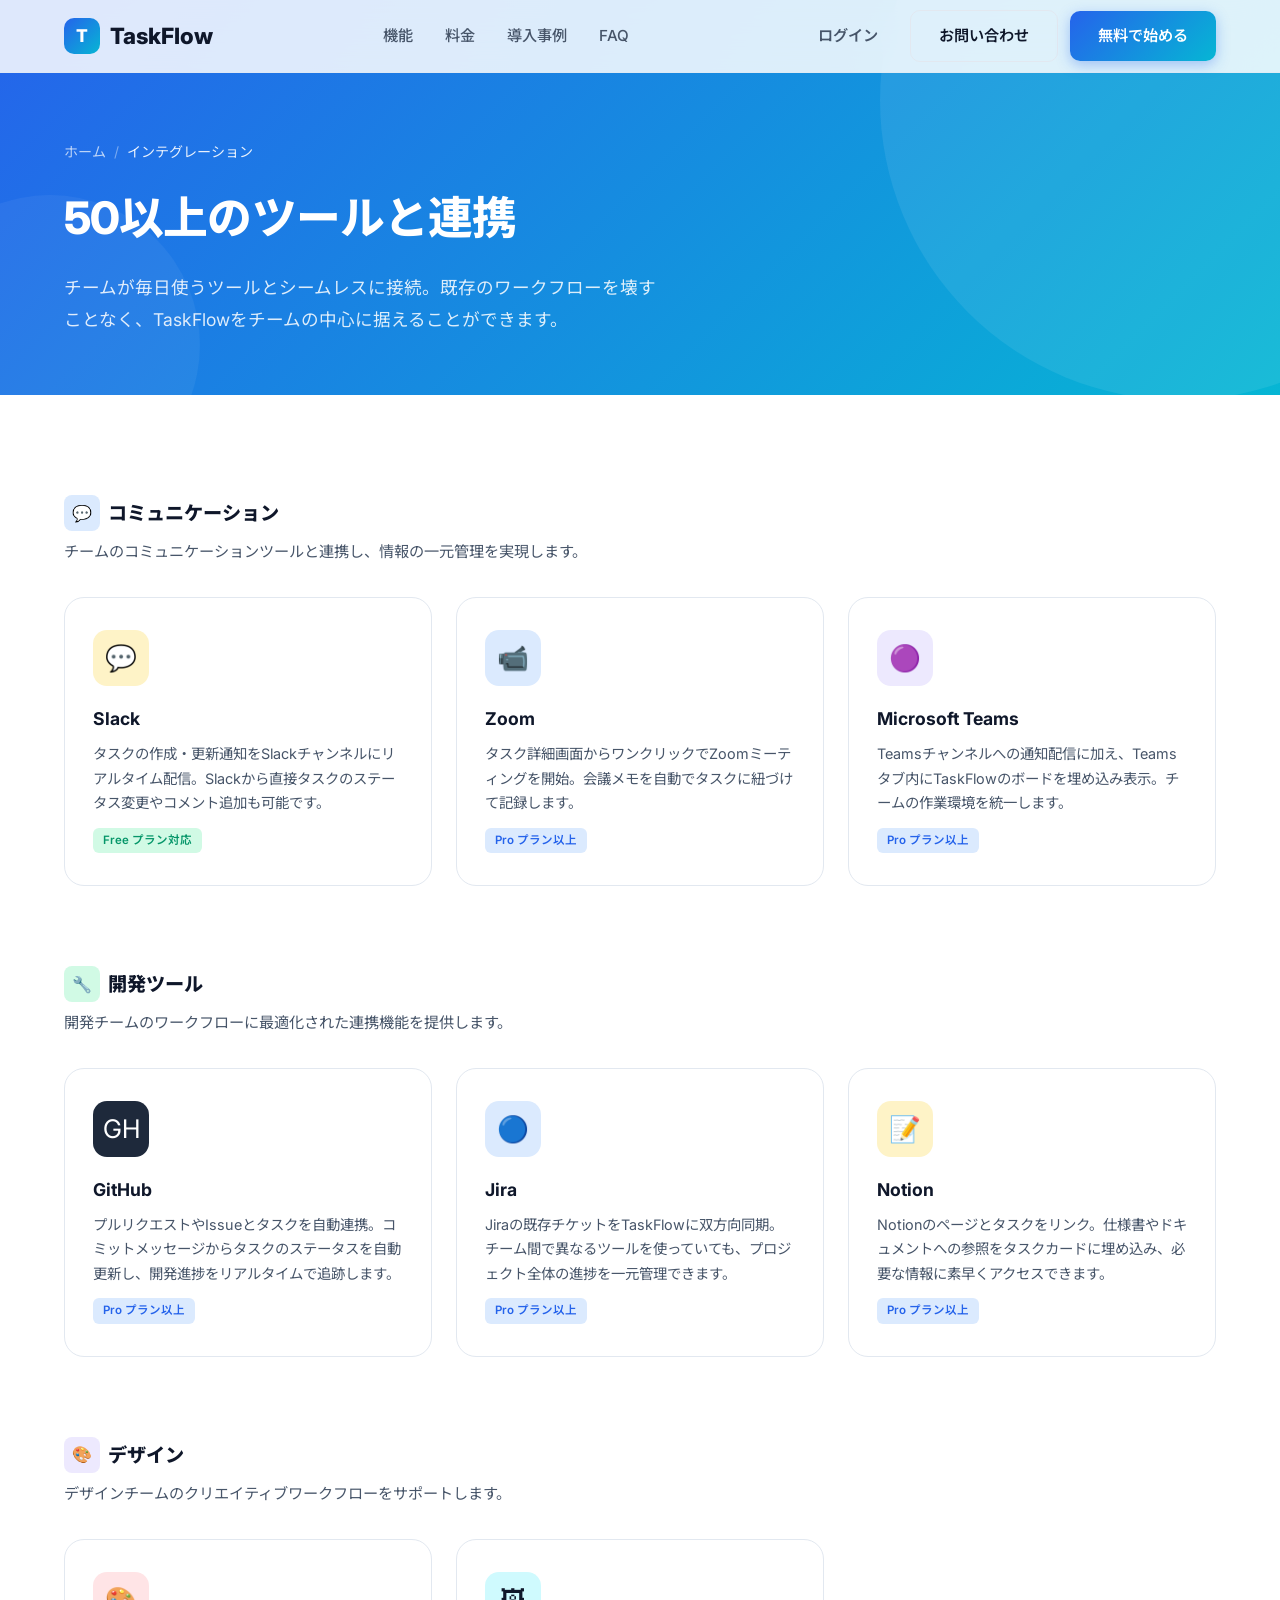
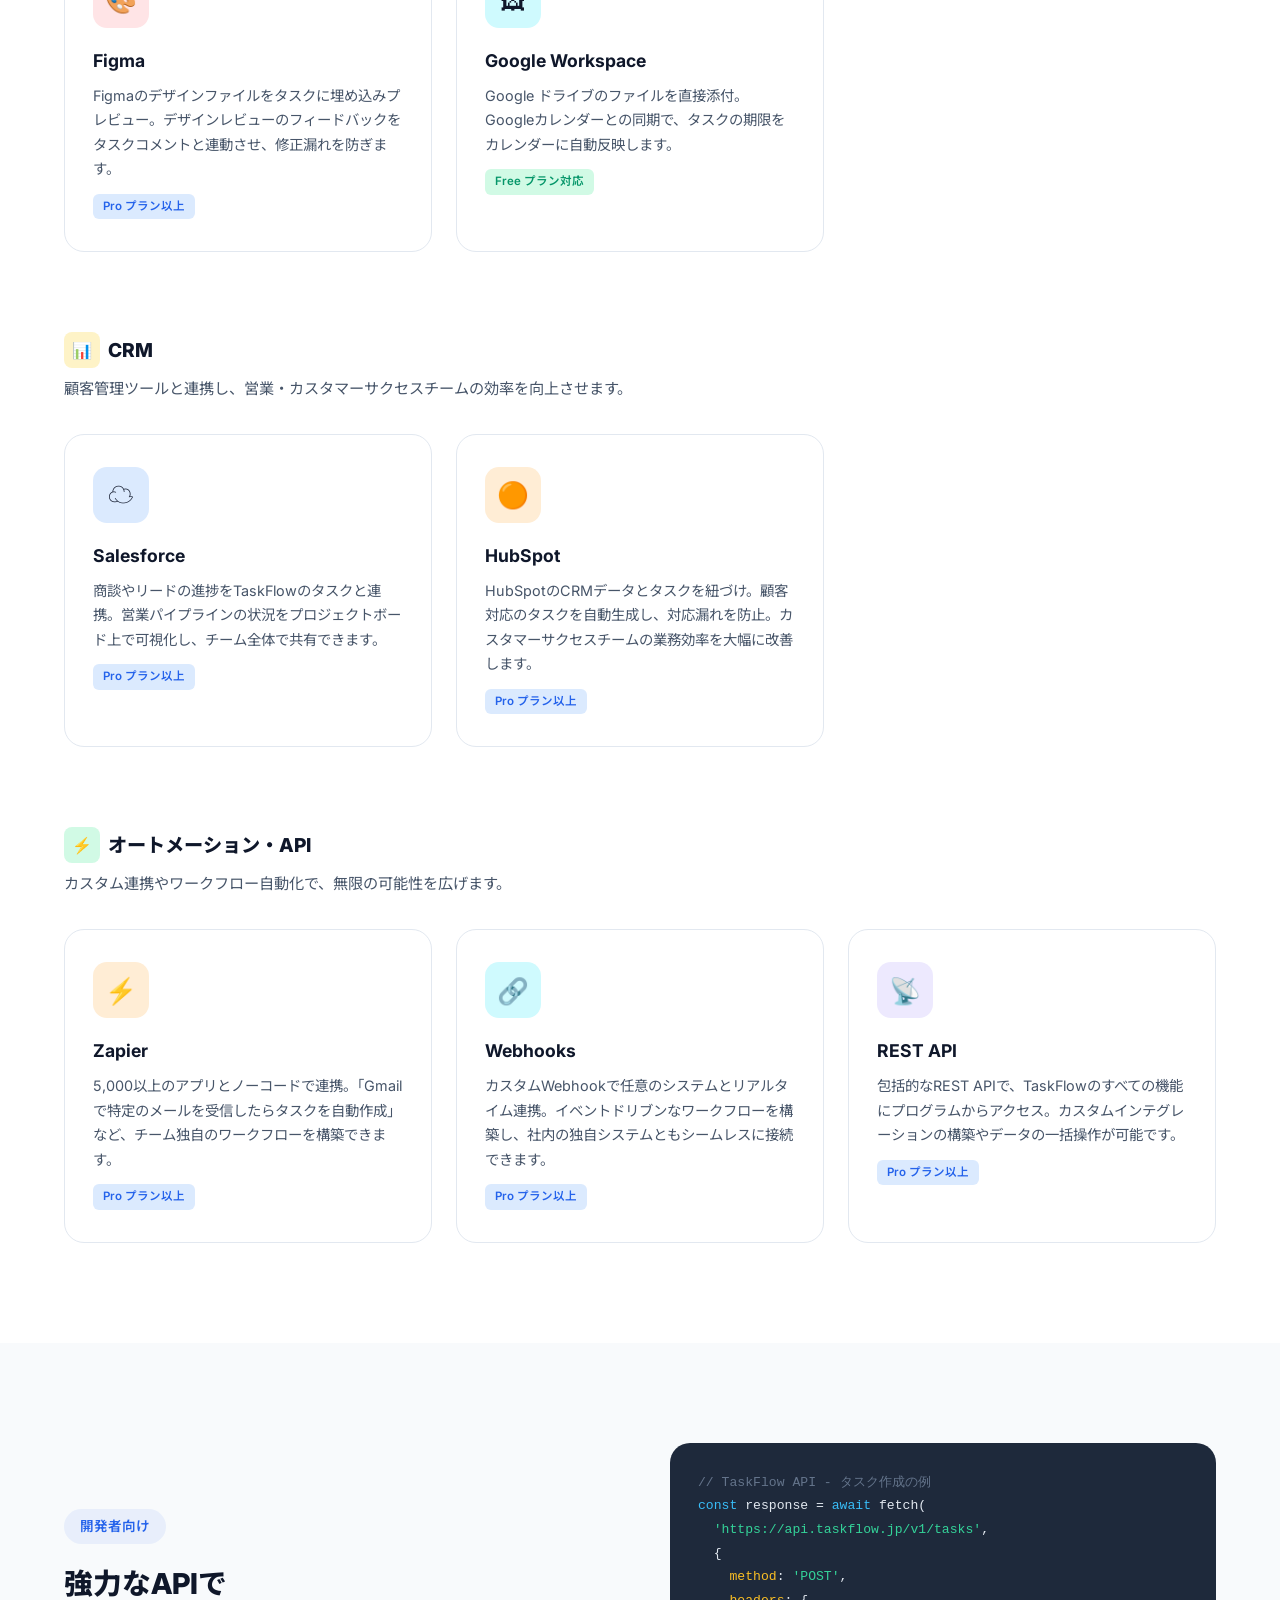
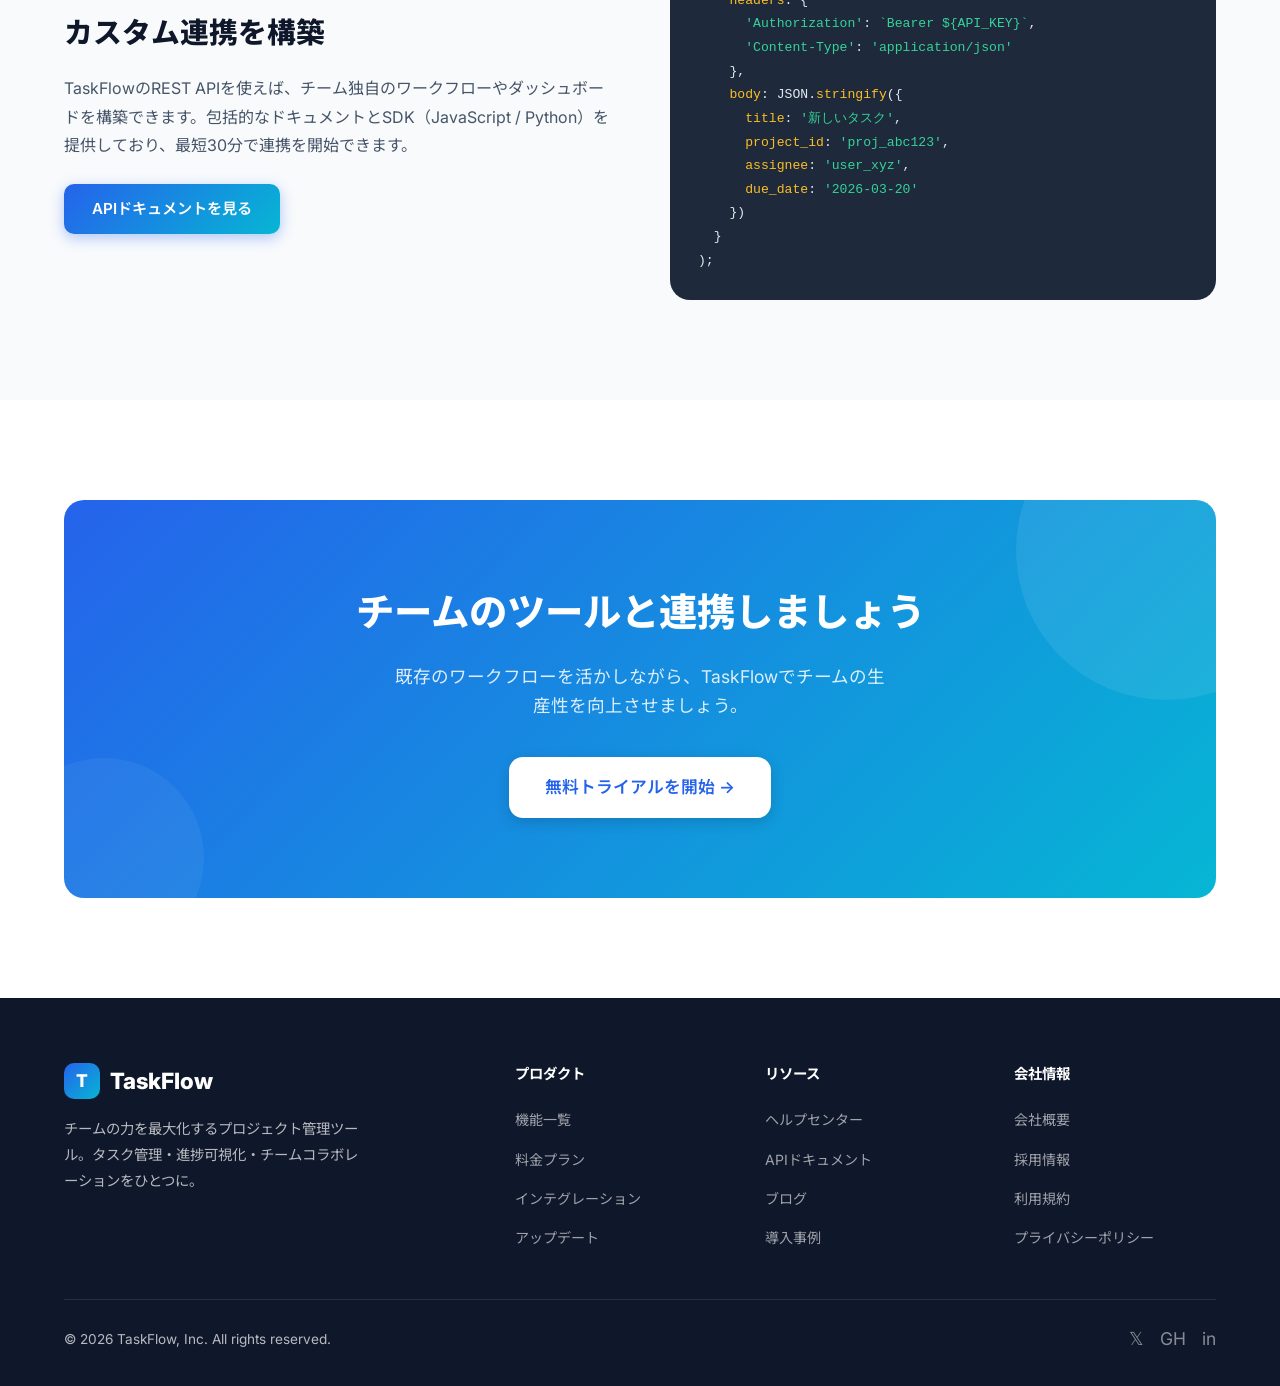
<file: integrations.html>
<!DOCTYPE html>
<html lang="ja">
<head>
  <meta charset="UTF-8">
  <meta name="viewport" content="width=device-width, initial-scale=1.0">
  <title>インテグレーション - TaskFlow</title>
  <link rel="preconnect" href="https://fonts.googleapis.com">
  <link rel="preconnect" href="https://fonts.gstatic.com" crossorigin>
  <link href="https://fonts.googleapis.com/css2?family=Inter:wght@400;500;600;700;800&family=Noto+Sans+JP:wght@400;500;600;700;800&display=swap" rel="stylesheet">
  <link rel="stylesheet" href="css/common.css">
  <link rel="stylesheet" href="css/integrations.css">
</head>
<body>

  <!-- Header -->
  <header class="header" id="header">
    <div class="container header-inner">
      <a href="index.html" class="logo">
        <div class="logo-icon">T</div>
        TaskFlow
      </a>
      <nav class="nav">
        <a href="index.html#features">機能</a>
        <a href="index.html#pricing">料金</a>
        <a href="index.html#testimonials">導入事例</a>
        <a href="index.html#faq">FAQ</a>
      </nav>
      <div class="header-actions">
        <a href="login.html" class="btn btn-ghost">ログイン</a>
        <a href="contact.html" class="btn btn-secondary">お問い合わせ</a>
        <a href="contact.html" class="btn btn-primary">無料で始める</a>
        <button class="hamburger" id="hamburger" aria-label="メニュー">
          <span></span><span></span><span></span>
        </button>
      </div>
    </div>
  </header>

  <div class="mobile-nav" id="mobileNav">
    <a href="index.html#features">機能</a>
    <a href="index.html#pricing">料金</a>
    <a href="index.html#testimonials">導入事例</a>
    <a href="index.html#faq">FAQ</a>
    <a href="login.html">ログイン</a>
    <a href="contact.html" class="btn btn-primary" style="text-align:center;">無料で始める</a>
  </div>

  <!-- Page Hero -->
  <section class="page-hero">
    <div class="container">
      <div class="breadcrumb fade-in">
        <a href="index.html">ホーム</a>
        <span>/</span>
        <span style="color:rgba(255,255,255,0.9);">インテグレーション</span>
      </div>
      <h1 class="fade-in fade-in-delay-1">50以上のツールと連携</h1>
      <p class="page-hero-desc fade-in fade-in-delay-2">チームが毎日使うツールとシームレスに接続。既存のワークフローを壊すことなく、TaskFlowをチームの中心に据えることができます。</p>
    </div>
  </section>

  <!-- Communication -->
  <section class="section">
    <div class="container">
      <div class="category-header fade-in">
        <div class="category-label">
          <div class="category-label-icon" style="background:#dbeafe;">💬</div>
          コミュニケーション
        </div>
        <p class="category-desc">チームのコミュニケーションツールと連携し、情報の一元管理を実現します。</p>
      </div>
      <div class="integrations-grid">
        <div class="integration-card fade-in fade-in-delay-1">
          <div class="integration-icon" style="background:#fef3c7;">💬</div>
          <h3>Slack</h3>
          <p>タスクの作成・更新通知をSlackチャンネルにリアルタイム配信。Slackから直接タスクのステータス変更やコメント追加も可能です。</p>
          <span class="integration-badge badge-free">Free プラン対応</span>
        </div>
        <div class="integration-card fade-in fade-in-delay-2">
          <div class="integration-icon" style="background:#dbeafe;">📹</div>
          <h3>Zoom</h3>
          <p>タスク詳細画面からワンクリックでZoomミーティングを開始。会議メモを自動でタスクに紐づけて記録します。</p>
          <span class="integration-badge badge-pro">Pro プラン以上</span>
        </div>
        <div class="integration-card fade-in fade-in-delay-3">
          <div class="integration-icon" style="background:#ede9fe;">🟣</div>
          <h3>Microsoft Teams</h3>
          <p>Teamsチャンネルへの通知配信に加え、Teamsタブ内にTaskFlowのボードを埋め込み表示。チームの作業環境を統一します。</p>
          <span class="integration-badge badge-pro">Pro プラン以上</span>
        </div>
      </div>

      <!-- Dev Tools -->
      <div class="category-header fade-in">
        <div class="category-label">
          <div class="category-label-icon" style="background:#d1fae5;">🔧</div>
          開発ツール
        </div>
        <p class="category-desc">開発チームのワークフローに最適化された連携機能を提供します。</p>
      </div>
      <div class="integrations-grid">
        <div class="integration-card fade-in fade-in-delay-1">
          <div class="integration-icon" style="background:#1e293b;color:#fff;">GH</div>
          <h3>GitHub</h3>
          <p>プルリクエストやIssueとタスクを自動連携。コミットメッセージからタスクのステータスを自動更新し、開発進捗をリアルタイムで追跡します。</p>
          <span class="integration-badge badge-pro">Pro プラン以上</span>
        </div>
        <div class="integration-card fade-in fade-in-delay-2">
          <div class="integration-icon" style="background:#dbeafe;">🔵</div>
          <h3>Jira</h3>
          <p>Jiraの既存チケットをTaskFlowに双方向同期。チーム間で異なるツールを使っていても、プロジェクト全体の進捗を一元管理できます。</p>
          <span class="integration-badge badge-pro">Pro プラン以上</span>
        </div>
        <div class="integration-card fade-in fade-in-delay-3">
          <div class="integration-icon" style="background:#fef3c7;">📝</div>
          <h3>Notion</h3>
          <p>Notionのページとタスクをリンク。仕様書やドキュメントへの参照をタスクカードに埋め込み、必要な情報に素早くアクセスできます。</p>
          <span class="integration-badge badge-pro">Pro プラン以上</span>
        </div>
      </div>

      <!-- Design -->
      <div class="category-header fade-in">
        <div class="category-label">
          <div class="category-label-icon" style="background:#ede9fe;">🎨</div>
          デザイン
        </div>
        <p class="category-desc">デザインチームのクリエイティブワークフローをサポートします。</p>
      </div>
      <div class="integrations-grid">
        <div class="integration-card fade-in fade-in-delay-1">
          <div class="integration-icon" style="background:#ffe4e6;">🎨</div>
          <h3>Figma</h3>
          <p>Figmaのデザインファイルをタスクに埋め込みプレビュー。デザインレビューのフィードバックをタスクコメントと連動させ、修正漏れを防ぎます。</p>
          <span class="integration-badge badge-pro">Pro プラン以上</span>
        </div>
        <div class="integration-card fade-in fade-in-delay-2">
          <div class="integration-icon" style="background:#cffafe;">🖼</div>
          <h3>Google Workspace</h3>
          <p>Google ドライブのファイルを直接添付。Googleカレンダーとの同期で、タスクの期限をカレンダーに自動反映します。</p>
          <span class="integration-badge badge-free">Free プラン対応</span>
        </div>
      </div>

      <!-- CRM -->
      <div class="category-header fade-in">
        <div class="category-label">
          <div class="category-label-icon" style="background:#fef3c7;">📊</div>
          CRM
        </div>
        <p class="category-desc">顧客管理ツールと連携し、営業・カスタマーサクセスチームの効率を向上させます。</p>
      </div>
      <div class="integrations-grid">
        <div class="integration-card fade-in fade-in-delay-1">
          <div class="integration-icon" style="background:#dbeafe;">☁️</div>
          <h3>Salesforce</h3>
          <p>商談やリードの進捗をTaskFlowのタスクと連携。営業パイプラインの状況をプロジェクトボード上で可視化し、チーム全体で共有できます。</p>
          <span class="integration-badge badge-pro">Pro プラン以上</span>
        </div>
        <div class="integration-card fade-in fade-in-delay-2">
          <div class="integration-icon" style="background:#ffedd5;">🟠</div>
          <h3>HubSpot</h3>
          <p>HubSpotのCRMデータとタスクを紐づけ。顧客対応のタスクを自動生成し、対応漏れを防止。カスタマーサクセスチームの業務効率を大幅に改善します。</p>
          <span class="integration-badge badge-pro">Pro プラン以上</span>
        </div>
      </div>

      <!-- Automation -->
      <div class="category-header fade-in">
        <div class="category-label">
          <div class="category-label-icon" style="background:#d1fae5;">⚡</div>
          オートメーション・API
        </div>
        <p class="category-desc">カスタム連携やワークフロー自動化で、無限の可能性を広げます。</p>
      </div>
      <div class="integrations-grid" style="margin-bottom:0;">
        <div class="integration-card fade-in fade-in-delay-1">
          <div class="integration-icon" style="background:#ffedd5;">⚡</div>
          <h3>Zapier</h3>
          <p>5,000以上のアプリとノーコードで連携。「Gmailで特定のメールを受信したらタスクを自動作成」など、チーム独自のワークフローを構築できます。</p>
          <span class="integration-badge badge-pro">Pro プラン以上</span>
        </div>
        <div class="integration-card fade-in fade-in-delay-2">
          <div class="integration-icon" style="background:#cffafe;">🔗</div>
          <h3>Webhooks</h3>
          <p>カスタムWebhookで任意のシステムとリアルタイム連携。イベントドリブンなワークフローを構築し、社内の独自システムともシームレスに接続できます。</p>
          <span class="integration-badge badge-pro">Pro プラン以上</span>
        </div>
        <div class="integration-card fade-in fade-in-delay-3">
          <div class="integration-icon" style="background:#ede9fe;">📡</div>
          <h3>REST API</h3>
          <p>包括的なREST APIで、TaskFlowのすべての機能にプログラムからアクセス。カスタムインテグレーションの構築やデータの一括操作が可能です。</p>
          <span class="integration-badge badge-pro">Pro プラン以上</span>
        </div>
      </div>
    </div>
  </section>

  <!-- API Highlight -->
  <section class="section section-alt">
    <div class="container">
      <div class="api-highlight fade-in">
        <div class="api-content">
          <div class="section-label">開発者向け</div>
          <h3>強力なAPIで<br>カスタム連携を構築</h3>
          <p>TaskFlowのREST APIを使えば、チーム独自のワークフローやダッシュボードを構築できます。包括的なドキュメントとSDK（JavaScript / Python）を提供しており、最短30分で連携を開始できます。</p>
          <a href="api-docs.html" class="btn btn-primary">APIドキュメントを見る</a>
        </div>
        <div class="api-code">
          <span class="comment">// TaskFlow API - タスク作成の例</span><br>
          <span class="keyword">const</span> response = <span class="keyword">await</span> fetch(<br>
          &nbsp;&nbsp;<span class="string">'https://api.taskflow.jp/v1/tasks'</span>,<br>
          &nbsp;&nbsp;{<br>
          &nbsp;&nbsp;&nbsp;&nbsp;<span class="method">method</span>: <span class="string">'POST'</span>,<br>
          &nbsp;&nbsp;&nbsp;&nbsp;<span class="method">headers</span>: {<br>
          &nbsp;&nbsp;&nbsp;&nbsp;&nbsp;&nbsp;<span class="string">'Authorization'</span>: <span class="string">`Bearer ${API_KEY}`</span>,<br>
          &nbsp;&nbsp;&nbsp;&nbsp;&nbsp;&nbsp;<span class="string">'Content-Type'</span>: <span class="string">'application/json'</span><br>
          &nbsp;&nbsp;&nbsp;&nbsp;},<br>
          &nbsp;&nbsp;&nbsp;&nbsp;<span class="method">body</span>: JSON.<span class="method">stringify</span>({<br>
          &nbsp;&nbsp;&nbsp;&nbsp;&nbsp;&nbsp;<span class="method">title</span>: <span class="string">'新しいタスク'</span>,<br>
          &nbsp;&nbsp;&nbsp;&nbsp;&nbsp;&nbsp;<span class="method">project_id</span>: <span class="string">'proj_abc123'</span>,<br>
          &nbsp;&nbsp;&nbsp;&nbsp;&nbsp;&nbsp;<span class="method">assignee</span>: <span class="string">'user_xyz'</span>,<br>
          &nbsp;&nbsp;&nbsp;&nbsp;&nbsp;&nbsp;<span class="method">due_date</span>: <span class="string">'2026-03-20'</span><br>
          &nbsp;&nbsp;&nbsp;&nbsp;})<br>
          &nbsp;&nbsp;}<br>
          );
        </div>
      </div>
    </div>
  </section>

  <!-- CTA -->
  <section class="cta-section">
    <div class="container">
      <div class="cta-box fade-in">
        <h2>チームのツールと連携しましょう</h2>
        <p>既存のワークフローを活かしながら、TaskFlowでチームの生産性を向上させましょう。</p>
        <a href="contact.html" class="btn btn-large">無料トライアルを開始 →</a>
      </div>
    </div>
  </section>

  <!-- Footer -->
  <footer class="footer">
    <div class="container">
      <div class="footer-grid">
        <div class="footer-brand">
          <a href="index.html" class="logo" style="color:#fff;">
            <div class="logo-icon">T</div>
            TaskFlow
          </a>
          <p>チームの力を最大化するプロジェクト管理ツール。タスク管理・進捗可視化・チームコラボレーションをひとつに。</p>
        </div>
        <div>
          <h4>プロダクト</h4>
          <ul class="footer-links">
            <li><a href="features.html">機能一覧</a></li>
            <li><a href="pricing.html">料金プラン</a></li>
            <li><a href="integrations.html">インテグレーション</a></li>
            <li><a href="updates.html">アップデート</a></li>
          </ul>
        </div>
        <div>
          <h4>リソース</h4>
          <ul class="footer-links">
            <li><a href="help.html">ヘルプセンター</a></li>
            <li><a href="api-docs.html">APIドキュメント</a></li>
            <li><a href="blog.html">ブログ</a></li>
            <li><a href="case-studies.html">導入事例</a></li>
          </ul>
        </div>
        <div>
          <h4>会社情報</h4>
          <ul class="footer-links">
            <li><a href="about.html">会社概要</a></li>
            <li><a href="careers.html">採用情報</a></li>
            <li><a href="terms.html">利用規約</a></li>
            <li><a href="privacy.html">プライバシーポリシー</a></li>
          </ul>
        </div>
      </div>
      <div class="footer-bottom">
        <span>&copy; 2026 TaskFlow, Inc. All rights reserved.</span>
        <div class="footer-socials">
          <a href="#" aria-label="X (Twitter)">&#120143;</a>
          <a href="#" aria-label="GitHub">GH</a>
          <a href="#" aria-label="LinkedIn">in</a>
        </div>
      </div>
    </div>
  </footer>

  <script src="js/common.js"></script>
</body>
</html>
</file>
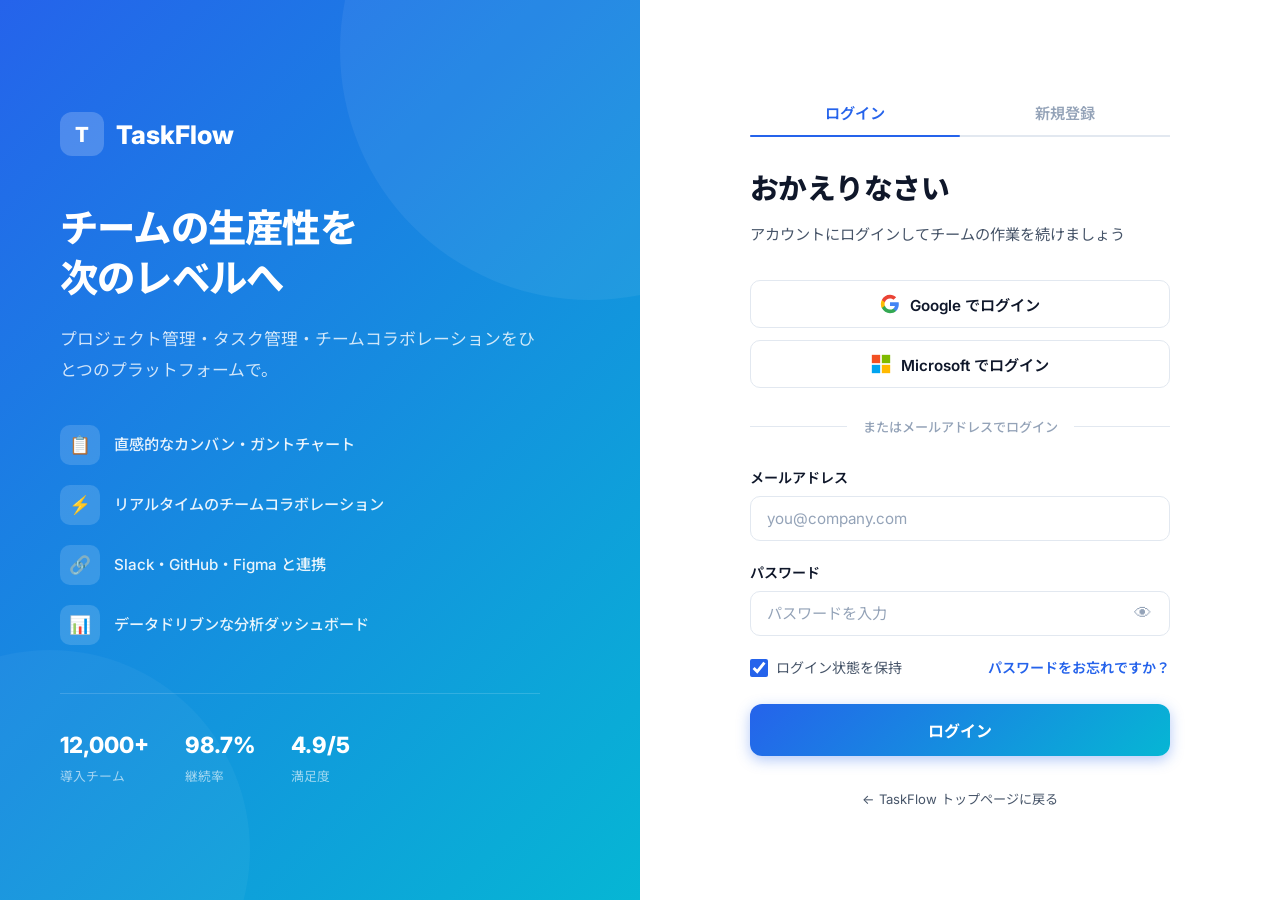
<file: login.html>
<!DOCTYPE html>
<html lang="ja">
<head>
  <meta charset="UTF-8">
  <meta name="viewport" content="width=device-width, initial-scale=1.0">
  <title>ログイン - TaskFlow</title>
  <link rel="preconnect" href="https://fonts.googleapis.com">
  <link rel="preconnect" href="https://fonts.gstatic.com" crossorigin>
  <link href="https://fonts.googleapis.com/css2?family=Inter:wght@400;500;600;700;800&family=Noto+Sans+JP:wght@400;500;600;700;800&display=swap" rel="stylesheet">
  <link rel="stylesheet" href="css/common.css">
  <link rel="stylesheet" href="css/login.css">
</head>
<body>
  <div class="login-page">

    <!-- Left: Branding -->
    <div class="login-branding">
      <div class="branding-content">
        <a href="index.html" class="branding-logo">
          <div class="branding-logo-icon">T</div>
          <div class="branding-logo-text">TaskFlow</div>
        </a>
        <h1>チームの生産性を<br>次のレベルへ</h1>
        <p>プロジェクト管理・タスク管理・チームコラボレーションをひとつのプラットフォームで。</p>
        <div class="branding-features">
          <div class="branding-feature">
            <div class="branding-feature-icon">📋</div>
            <span>直感的なカンバン・ガントチャート</span>
          </div>
          <div class="branding-feature">
            <div class="branding-feature-icon">⚡</div>
            <span>リアルタイムのチームコラボレーション</span>
          </div>
          <div class="branding-feature">
            <div class="branding-feature-icon">🔗</div>
            <span>Slack・GitHub・Figma と連携</span>
          </div>
          <div class="branding-feature">
            <div class="branding-feature-icon">📊</div>
            <span>データドリブンな分析ダッシュボード</span>
          </div>
        </div>
        <div class="branding-stats">
          <div>
            <div class="branding-stat-value">12,000+</div>
            <div class="branding-stat-label">導入チーム</div>
          </div>
          <div>
            <div class="branding-stat-value">98.7%</div>
            <div class="branding-stat-label">継続率</div>
          </div>
          <div>
            <div class="branding-stat-value">4.9/5</div>
            <div class="branding-stat-label">満足度</div>
          </div>
        </div>
      </div>
    </div>

    <!-- Right: Form -->
    <div class="login-form-side">
      <div class="login-form-wrapper">

        <!-- Mobile logo -->
        <a href="index.html" class="branding-logo" style="display:none;margin-bottom:32px;">
          <div class="branding-logo-icon" style="background:var(--gradient);">T</div>
          <div class="branding-logo-text" style="color:var(--text);">TaskFlow</div>
        </a>
        <!-- Tabs -->
        <div class="login-tabs">
          <button class="login-tab active" data-tab="login">ログイン</button>
          <button class="login-tab" data-tab="signup">新規登録</button>
        </div>

        <!-- Login Panel -->
        <div class="tab-panel active" id="panel-login">
          <div class="login-form-header">
            <h2>おかえりなさい</h2>
            <p>アカウントにログインしてチームの作業を続けましょう</p>
          </div>

          <div class="social-login">
            <button class="social-btn" id="googleLogin">
              <span class="social-icon">
                <svg viewBox="0 0 24 24" fill="none">
                  <path d="M22.56 12.25c0-.78-.07-1.53-.2-2.25H12v4.26h5.92a5.06 5.06 0 01-2.2 3.32v2.77h3.57c2.08-1.92 3.28-4.74 3.28-8.1z" fill="#4285F4"/>
                  <path d="M12 23c2.97 0 5.46-.98 7.28-2.66l-3.57-2.77c-.98.66-2.23 1.06-3.71 1.06-2.86 0-5.29-1.93-6.16-4.53H2.18v2.84C3.99 20.53 7.7 23 12 23z" fill="#34A853"/>
                  <path d="M5.84 14.09c-.22-.66-.35-1.36-.35-2.09s.13-1.43.35-2.09V7.07H2.18A10.96 10.96 0 001 12c0 1.77.42 3.45 1.18 4.93l3.66-2.84z" fill="#FBBC05"/>
                  <path d="M12 5.38c1.62 0 3.06.56 4.21 1.64l3.15-3.15C17.45 2.09 14.97 1 12 1 7.7 1 3.99 3.47 2.18 7.07l3.66 2.84c.87-2.6 3.3-4.53 6.16-4.53z" fill="#EA4335"/>
                </svg>
              </span>
              Google でログイン
            </button>
            <button class="social-btn" id="msLogin">
              <span class="social-icon">
                <svg viewBox="0 0 24 24" fill="none">
                  <rect x="1" y="1" width="10" height="10" fill="#F25022"/>
                  <rect x="13" y="1" width="10" height="10" fill="#7FBA00"/>
                  <rect x="1" y="13" width="10" height="10" fill="#00A4EF"/>
                  <rect x="13" y="13" width="10" height="10" fill="#FFB900"/>
                </svg>
              </span>
              Microsoft でログイン
            </button>
          </div>

          <div class="divider"><span>またはメールアドレスでログイン</span></div>

          <form id="loginForm" novalidate>
            <div class="form-group">
              <label class="form-label" for="loginEmail">メールアドレス</label>
              <input type="email" id="loginEmail" class="form-input" placeholder="you@company.com" required>
              <div class="form-error-msg" id="loginEmailError">正しいメールアドレスを入力してください</div>
            </div>
            <div class="form-group">
              <label class="form-label" for="loginPassword">パスワード</label>
              <div class="form-input-wrapper">
                <input type="password" id="loginPassword" class="form-input has-toggle" placeholder="パスワードを入力" required>
                <button type="button" class="password-toggle" data-target="loginPassword" aria-label="パスワードを表示">👁</button>
              </div>
              <div class="form-error-msg" id="loginPasswordError">パスワードを入力してください</div>
            </div>
            <div class="form-row">
              <label class="remember-me">
                <input type="checkbox" checked>
                <span>ログイン状態を保持</span>
              </label>
              <a href="#" class="forgot-link" id="forgotLink">パスワードをお忘れですか？</a>
            </div>
            <button type="submit" class="submit-btn" id="loginBtn">
              <span class="btn-text">ログイン</span>
              <span class="spinner"></span>
            </button>
          </form>
        </div>

        <!-- Signup Panel -->
        <div class="tab-panel" id="panel-signup">
          <div class="login-form-header">
            <h2>無料アカウント作成</h2>
            <p>14日間すべての機能を無料でお試しいただけます</p>
          </div>

          <div class="social-login">
            <button class="social-btn" id="googleSignup">
              <span class="social-icon">
                <svg viewBox="0 0 24 24" fill="none">
                  <path d="M22.56 12.25c0-.78-.07-1.53-.2-2.25H12v4.26h5.92a5.06 5.06 0 01-2.2 3.32v2.77h3.57c2.08-1.92 3.28-4.74 3.28-8.1z" fill="#4285F4"/>
                  <path d="M12 23c2.97 0 5.46-.98 7.28-2.66l-3.57-2.77c-.98.66-2.23 1.06-3.71 1.06-2.86 0-5.29-1.93-6.16-4.53H2.18v2.84C3.99 20.53 7.7 23 12 23z" fill="#34A853"/>
                  <path d="M5.84 14.09c-.22-.66-.35-1.36-.35-2.09s.13-1.43.35-2.09V7.07H2.18A10.96 10.96 0 001 12c0 1.77.42 3.45 1.18 4.93l3.66-2.84z" fill="#FBBC05"/>
                  <path d="M12 5.38c1.62 0 3.06.56 4.21 1.64l3.15-3.15C17.45 2.09 14.97 1 12 1 7.7 1 3.99 3.47 2.18 7.07l3.66 2.84c.87-2.6 3.3-4.53 6.16-4.53z" fill="#EA4335"/>
                </svg>
              </span>
              Google で登録
            </button>
            <button class="social-btn" id="msSignup">
              <span class="social-icon">
                <svg viewBox="0 0 24 24" fill="none">
                  <rect x="1" y="1" width="10" height="10" fill="#F25022"/>
                  <rect x="13" y="1" width="10" height="10" fill="#7FBA00"/>
                  <rect x="1" y="13" width="10" height="10" fill="#00A4EF"/>
                  <rect x="13" y="13" width="10" height="10" fill="#FFB900"/>
                </svg>
              </span>
              Microsoft で登録
            </button>
          </div>

          <div class="divider"><span>またはメールアドレスで登録</span></div>

          <form id="signupForm" novalidate>
            <div class="form-group" style="display:grid;grid-template-columns:1fr 1fr;gap:12px;">
              <div>
                <label class="form-label" for="signupLastName">姓</label>
                <input type="text" id="signupLastName" class="form-input" placeholder="山田" required style="margin-top:6px;">
                <div class="form-error-msg" id="signupLastNameError">姓を入力してください</div>
              </div>
              <div>
                <label class="form-label" for="signupFirstName">名</label>
                <input type="text" id="signupFirstName" class="form-input" placeholder="太郎" required style="margin-top:6px;">
                <div class="form-error-msg" id="signupFirstNameError">名を入力してください</div>
              </div>
            </div>
            <div class="form-group">
              <label class="form-label" for="signupEmail">メールアドレス</label>
              <input type="email" id="signupEmail" class="form-input" placeholder="you@company.com" required>
              <div class="form-error-msg" id="signupEmailError">正しいメールアドレスを入力してください</div>
            </div>
            <div class="form-group">
              <label class="form-label" for="signupPassword">パスワード</label>
              <div class="form-input-wrapper">
                <input type="password" id="signupPassword" class="form-input has-toggle" placeholder="8文字以上で入力" required>
                <button type="button" class="password-toggle" data-target="signupPassword" aria-label="パスワードを表示">👁</button>
              </div>
              <div class="form-error-msg" id="signupPasswordError">8文字以上のパスワードを入力してください</div>
              <div class="password-strength" id="passwordStrength" style="margin-top:8px;display:none;">
                <div style="display:flex;gap:4px;margin-bottom:4px;">
                  <div class="strength-bar" style="flex:1;height:3px;border-radius:3px;background:var(--border);"></div>
                  <div class="strength-bar" style="flex:1;height:3px;border-radius:3px;background:var(--border);"></div>
                  <div class="strength-bar" style="flex:1;height:3px;border-radius:3px;background:var(--border);"></div>
                  <div class="strength-bar" style="flex:1;height:3px;border-radius:3px;background:var(--border);"></div>
                </div>
                <div class="strength-text" style="font-size:0.78rem;color:var(--text-light);font-weight:500;"></div>
              </div>
            </div>
            <div class="form-group" style="margin-bottom:24px;">
              <label class="form-label" for="signupCompany">会社名</label>
              <input type="text" id="signupCompany" class="form-input" placeholder="株式会社サンプル" required>
              <div class="form-error-msg" id="signupCompanyError">会社名を入力してください</div>
            </div>
            <div style="display:flex;align-items:flex-start;gap:10px;margin-bottom:24px;">
              <input type="checkbox" id="signupTerms" style="width:18px;height:18px;border-radius:5px;accent-color:var(--primary);cursor:pointer;flex-shrink:0;margin-top:2px;">
              <label for="signupTerms" style="font-size:0.85rem;color:var(--text-secondary);line-height:1.6;cursor:pointer;">
                <a href="terms.html" target="_blank" style="color:var(--primary);text-decoration:none;">利用規約</a>および<a href="privacy.html" target="_blank" style="color:var(--primary);text-decoration:none;">プライバシーポリシー</a>に同意します
              </label>
            </div>
            <div class="form-error-msg" id="signupTermsError" style="margin-top:-16px;margin-bottom:16px;">利用規約への同意が必要です</div>
            <button type="submit" class="submit-btn" id="signupBtn">
              <span class="btn-text">無料で始める</span>
              <span class="spinner"></span>
            </button>
          </form>
        </div>

        <div class="login-footer">
          <a href="index.html">← TaskFlow トップページに戻る</a>
        </div>

      </div>
    </div>
  </div>

  <!-- Forgot Password Modal -->
  <div class="modal-overlay" id="forgotModal">
    <div class="modal">
      <button class="modal-close" id="forgotClose">&times;</button>
      <div class="reset-form" id="resetForm">
        <h3>パスワードをリセット</h3>
        <p>ご登録のメールアドレスを入力してください。パスワードリセット用のリンクを送信します。</p>
        <form id="resetFormEl" novalidate>
          <div class="form-group">
            <label class="form-label" for="resetEmail">メールアドレス</label>
            <input type="email" id="resetEmail" class="form-input" placeholder="you@company.com" required>
            <div class="form-error-msg" id="resetEmailError">正しいメールアドレスを入力してください</div>
          </div>
          <button type="submit" class="submit-btn" id="resetBtn">
            <span class="btn-text">リセットリンクを送信</span>
            <span class="spinner"></span>
          </button>
        </form>
      </div>
      <div class="reset-sent" id="resetSent">
        <div class="reset-sent-icon">✉️</div>
        <h3>メールを送信しました</h3>
        <p>パスワードリセット用のリンクを送信しました。メールボックスをご確認ください。メールが届かない場合は、迷惑メールフォルダもご確認ください。</p>
      </div>
    </div>
  </div>

  <!-- Toast -->
  <div class="toast" id="toast">
    <div class="toast-icon error" id="toastIcon">!</div>
    <div>
      <div class="toast-title" id="toastTitle"></div>
      <div class="toast-msg" id="toastMsg"></div>
    </div>
    <button class="toast-close" id="toastClose">&times;</button>
  </div>

  <script src="js/login.js"></script>
</body>
</html>
</file>
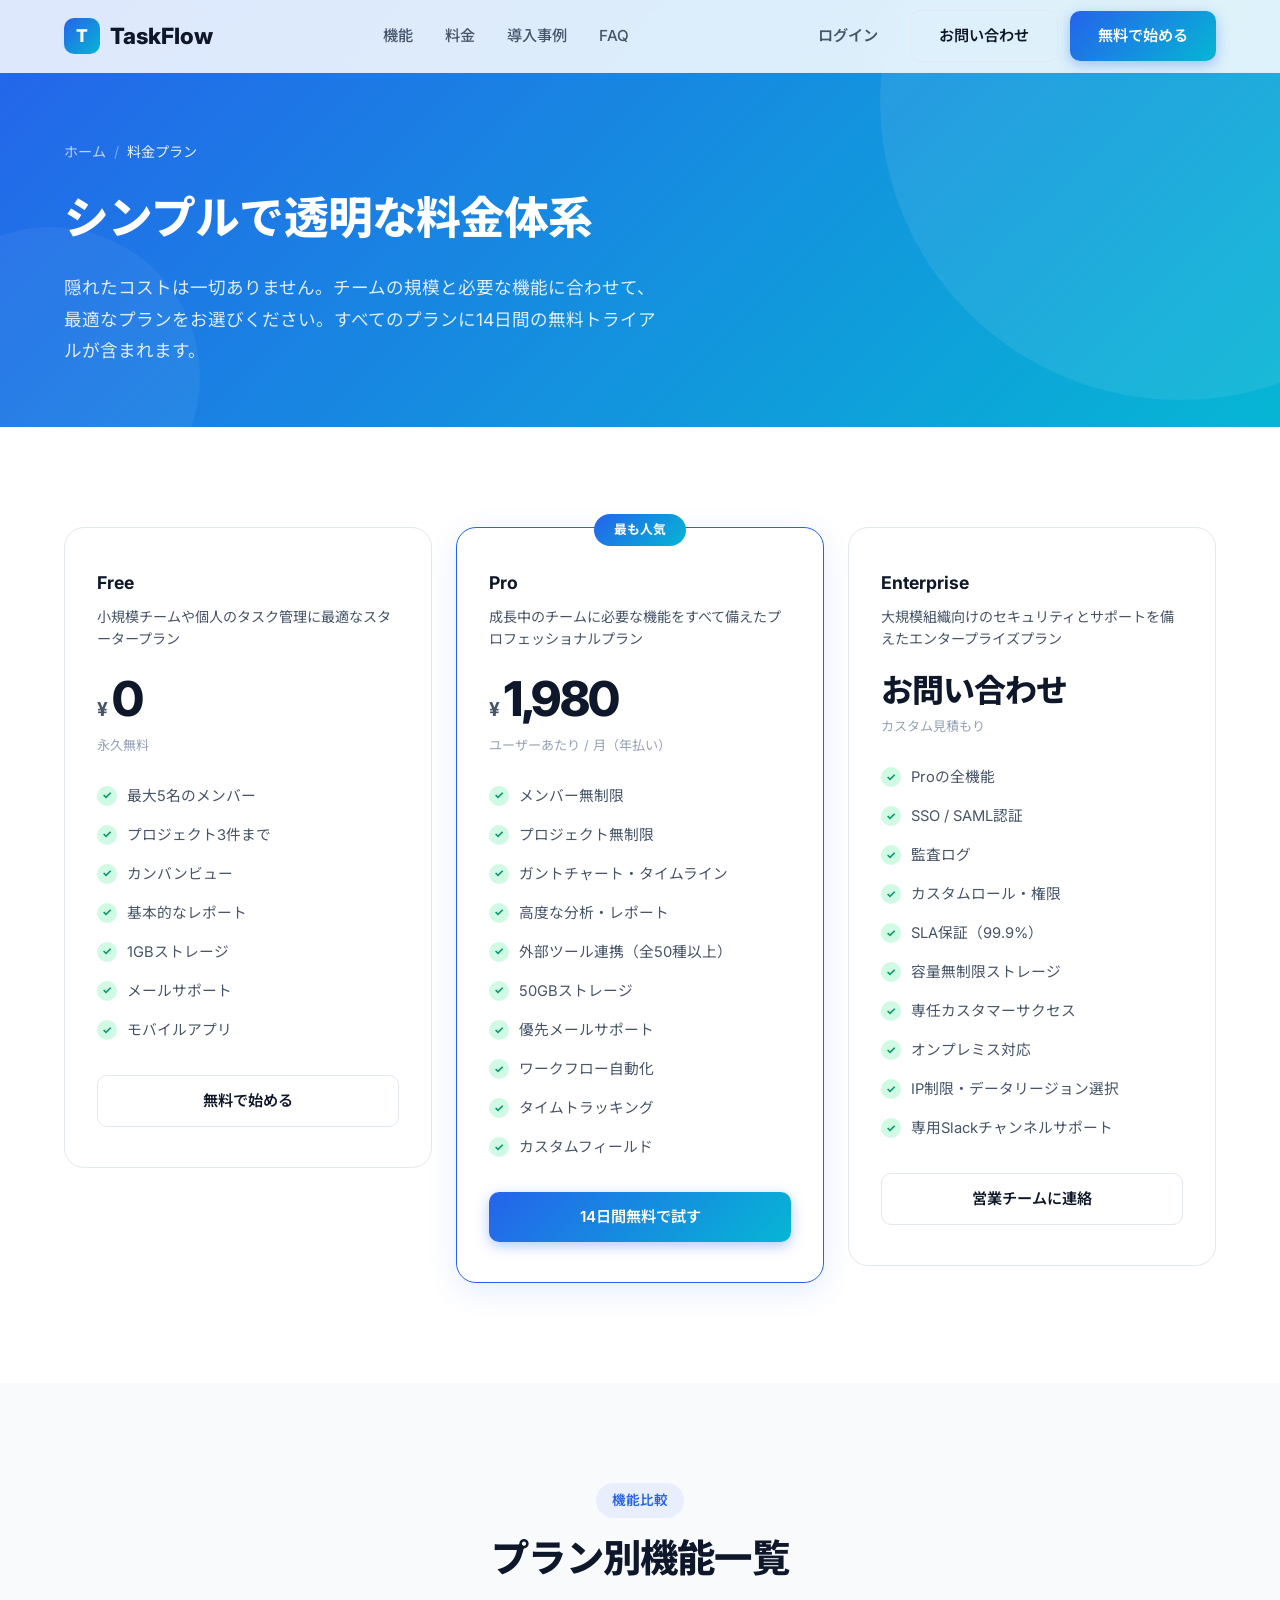
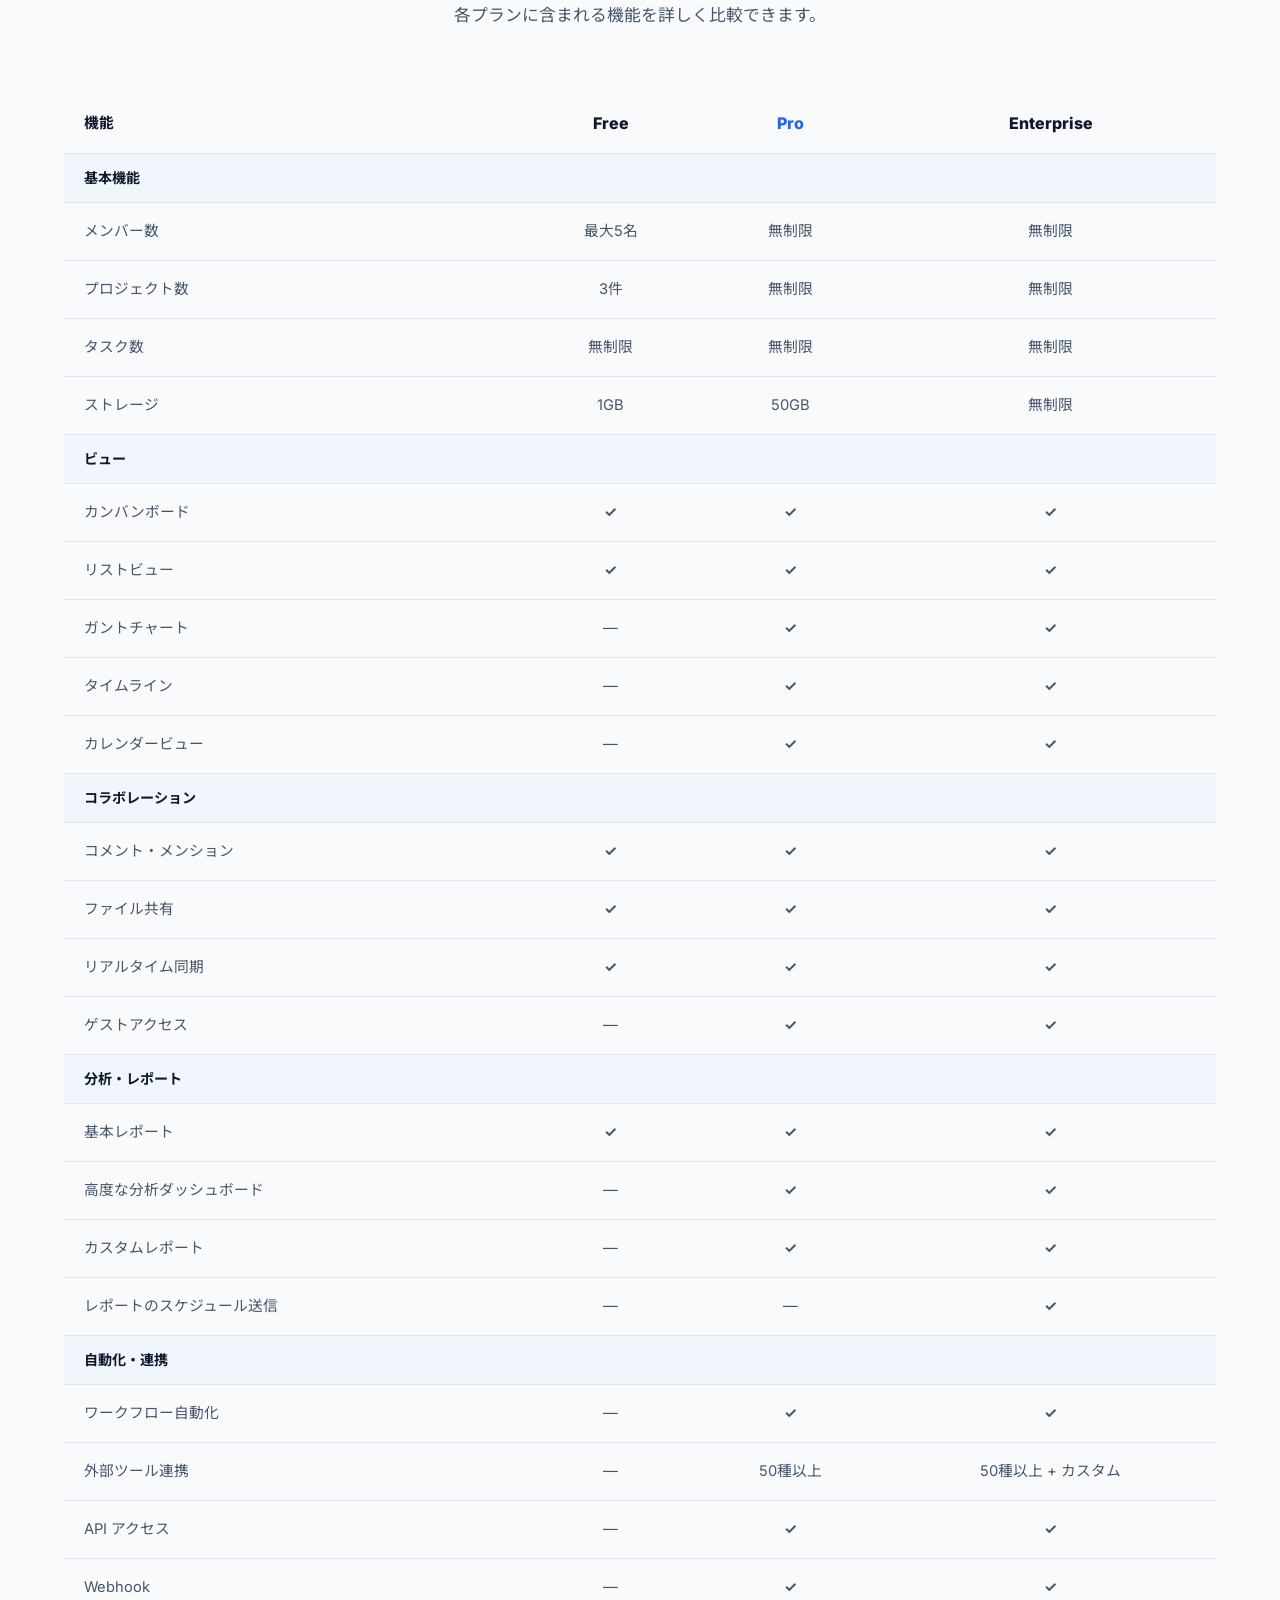
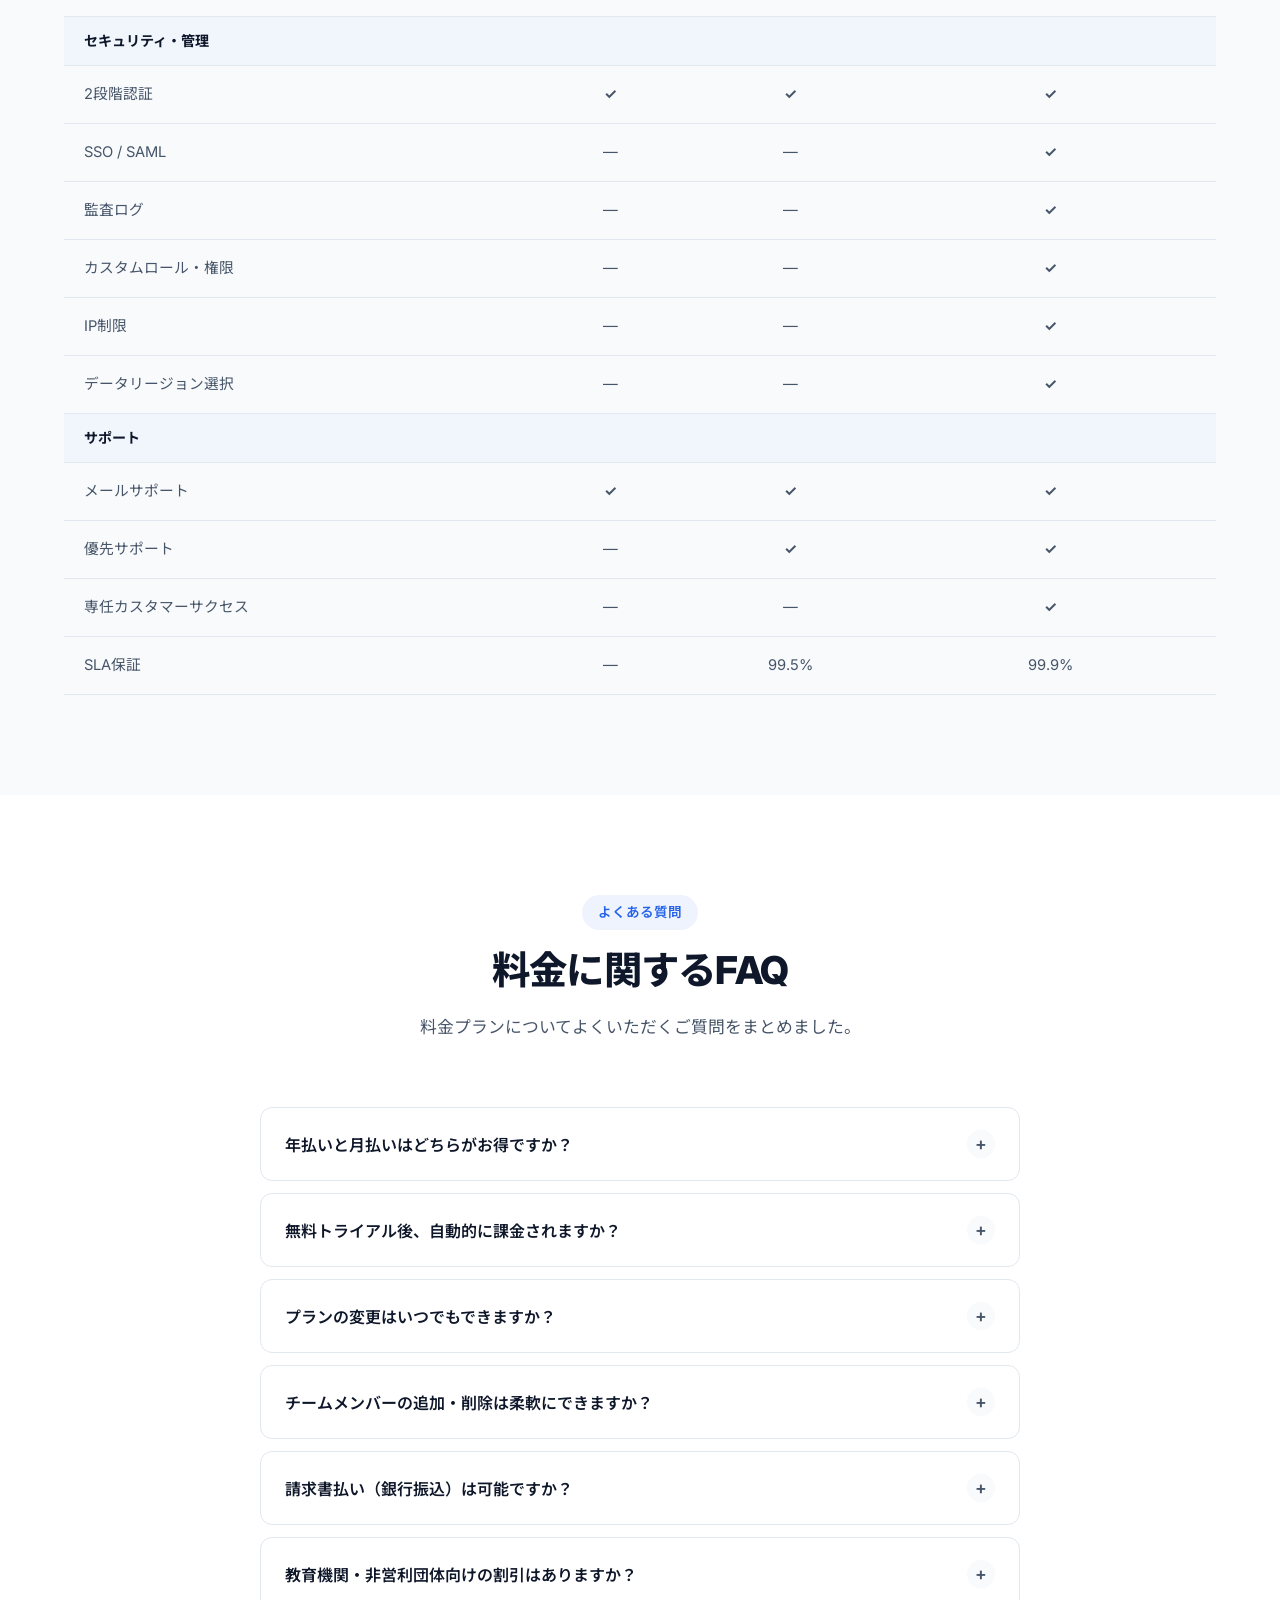
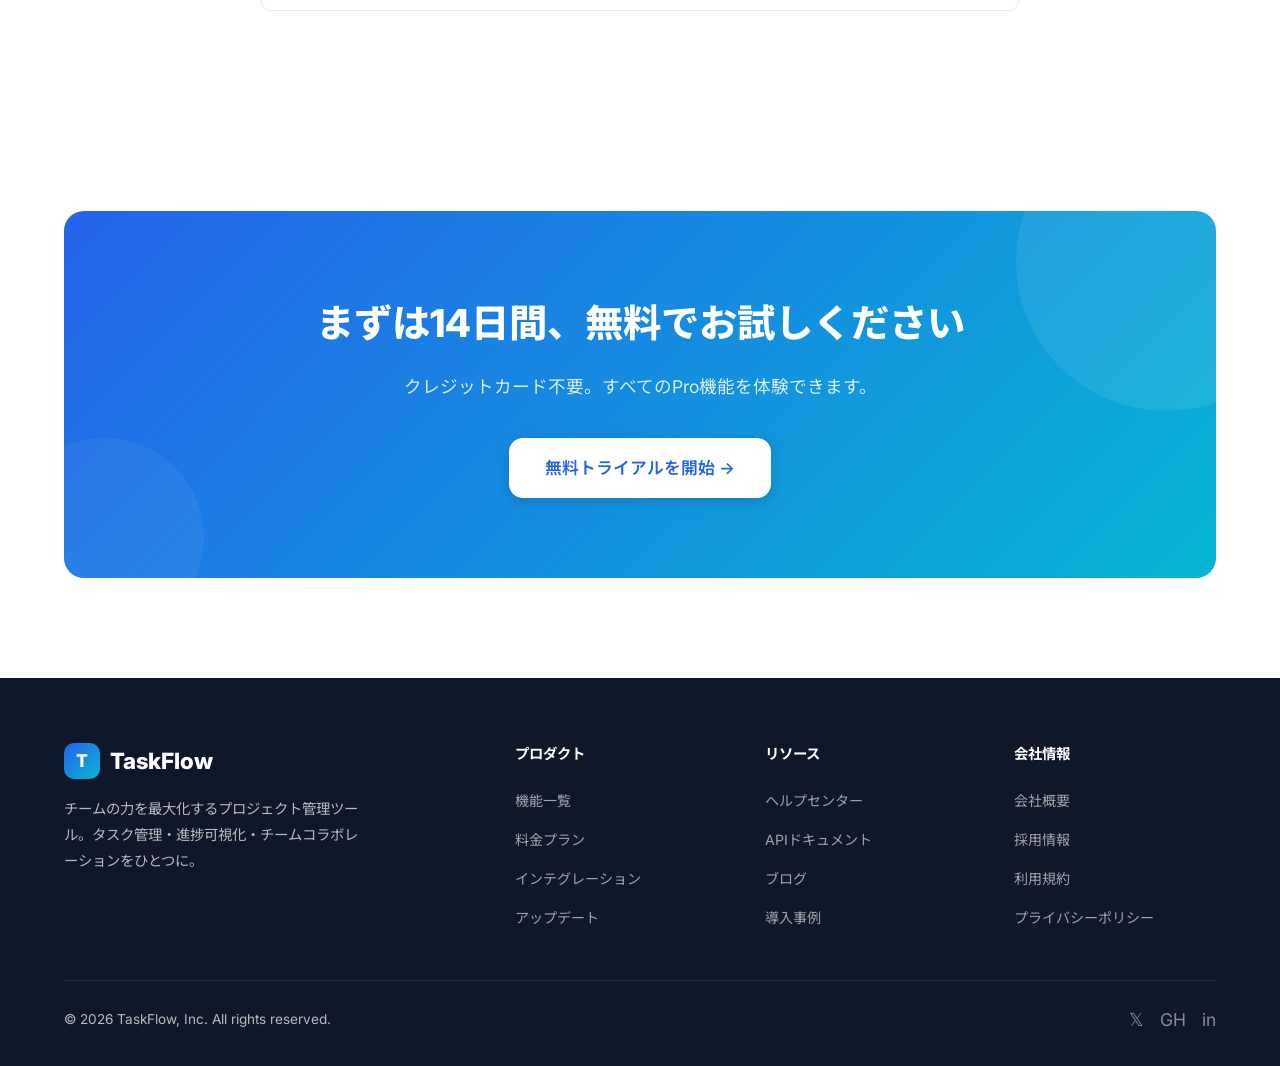
<file: pricing.html>
<!DOCTYPE html>
<html lang="ja">
<head>
  <meta charset="UTF-8">
  <meta name="viewport" content="width=device-width, initial-scale=1.0">
  <title>料金プラン - TaskFlow</title>
  <link rel="preconnect" href="https://fonts.googleapis.com">
  <link rel="preconnect" href="https://fonts.gstatic.com" crossorigin>
  <link href="https://fonts.googleapis.com/css2?family=Inter:wght@400;500;600;700;800&family=Noto+Sans+JP:wght@400;500;600;700;800&display=swap" rel="stylesheet">
  <link rel="stylesheet" href="css/common.css">
  <link rel="stylesheet" href="css/pricing.css">
</head>
<body>

  <!-- Header -->
  <header class="header" id="header">
    <div class="container header-inner">
      <a href="index.html" class="logo">
        <div class="logo-icon">T</div>
        TaskFlow
      </a>
      <nav class="nav">
        <a href="index.html#features">機能</a>
        <a href="index.html#pricing">料金</a>
        <a href="index.html#testimonials">導入事例</a>
        <a href="index.html#faq">FAQ</a>
      </nav>
      <div class="header-actions">
        <a href="login.html" class="btn btn-ghost">ログイン</a>
        <a href="contact.html" class="btn btn-secondary">お問い合わせ</a>
        <a href="contact.html" class="btn btn-primary">無料で始める</a>
        <button class="hamburger" id="hamburger" aria-label="メニュー">
          <span></span><span></span><span></span>
        </button>
      </div>
    </div>
  </header>

  <div class="mobile-nav" id="mobileNav">
    <a href="index.html#features">機能</a>
    <a href="index.html#pricing">料金</a>
    <a href="index.html#testimonials">導入事例</a>
    <a href="index.html#faq">FAQ</a>
    <a href="login.html">ログイン</a>
    <a href="contact.html" class="btn btn-primary" style="text-align:center;">無料で始める</a>
  </div>

  <!-- Page Hero -->
  <section class="page-hero">
    <div class="container">
      <div class="breadcrumb fade-in">
        <a href="index.html">ホーム</a>
        <span>/</span>
        <span style="color:rgba(255,255,255,0.9);">料金プラン</span>
      </div>
      <h1 class="fade-in fade-in-delay-1">シンプルで透明な料金体系</h1>
      <p class="page-hero-desc fade-in fade-in-delay-2">隠れたコストは一切ありません。チームの規模と必要な機能に合わせて、最適なプランをお選びください。すべてのプランに14日間の無料トライアルが含まれます。</p>
    </div>
  </section>

  <!-- Pricing Plans -->
  <section class="section">
    <div class="container">
      <div class="pricing-grid">
        <!-- Free -->
        <div class="pricing-card fade-in fade-in-delay-1">
          <div class="pricing-name">Free</div>
          <div class="pricing-desc">小規模チームや個人のタスク管理に最適なスタータープラン</div>
          <div class="pricing-price">
            <span class="pricing-currency">&yen;</span>
            <span class="pricing-amount">0</span>
          </div>
          <div class="pricing-note">永久無料</div>
          <ul class="pricing-features">
            <li>最大5名のメンバー</li>
            <li>プロジェクト3件まで</li>
            <li>カンバンビュー</li>
            <li>基本的なレポート</li>
            <li>1GBストレージ</li>
            <li>メールサポート</li>
            <li>モバイルアプリ</li>
          </ul>
          <a href="contact.html" class="btn btn-secondary">無料で始める</a>
        </div>
        <!-- Pro -->
        <div class="pricing-card popular fade-in fade-in-delay-2">
          <span class="pricing-popular-badge">最も人気</span>
          <div class="pricing-name">Pro</div>
          <div class="pricing-desc">成長中のチームに必要な機能をすべて備えたプロフェッショナルプラン</div>
          <div class="pricing-price">
            <span class="pricing-currency">&yen;</span>
            <span class="pricing-amount">1,980</span>
          </div>
          <div class="pricing-note">ユーザーあたり / 月（年払い）</div>
          <ul class="pricing-features">
            <li>メンバー無制限</li>
            <li>プロジェクト無制限</li>
            <li>ガントチャート・タイムライン</li>
            <li>高度な分析・レポート</li>
            <li>外部ツール連携（全50種以上）</li>
            <li>50GBストレージ</li>
            <li>優先メールサポート</li>
            <li>ワークフロー自動化</li>
            <li>タイムトラッキング</li>
            <li>カスタムフィールド</li>
          </ul>
          <a href="contact.html" class="btn btn-primary">14日間無料で試す</a>
        </div>
        <!-- Enterprise -->
        <div class="pricing-card fade-in fade-in-delay-3">
          <div class="pricing-name">Enterprise</div>
          <div class="pricing-desc">大規模組織向けのセキュリティとサポートを備えたエンタープライズプラン</div>
          <div class="pricing-price">
            <span class="pricing-amount" style="font-size:2rem;">お問い合わせ</span>
          </div>
          <div class="pricing-note">カスタム見積もり</div>
          <ul class="pricing-features">
            <li>Proの全機能</li>
            <li>SSO / SAML認証</li>
            <li>監査ログ</li>
            <li>カスタムロール・権限</li>
            <li>SLA保証（99.9%）</li>
            <li>容量無制限ストレージ</li>
            <li>専任カスタマーサクセス</li>
            <li>オンプレミス対応</li>
            <li>IP制限・データリージョン選択</li>
            <li>専用Slackチャンネルサポート</li>
          </ul>
          <a href="contact.html" class="btn btn-secondary">営業チームに連絡</a>
        </div>
      </div>
    </div>
  </section>

  <!-- Feature Comparison Table -->
  <section class="section section-alt">
    <div class="container">
      <div class="section-header fade-in">
        <span class="section-label">機能比較</span>
        <h2 class="section-title">プラン別機能一覧</h2>
        <p class="section-desc">各プランに含まれる機能を詳しく比較できます。</p>
      </div>
      <div class="comparison-wrapper fade-in">
        <table class="comparison-table">
          <thead>
            <tr>
              <th style="width:40%;">機能</th>
              <th class="plan-header">Free</th>
              <th class="plan-header popular-col">Pro</th>
              <th class="plan-header">Enterprise</th>
            </tr>
          </thead>
          <tbody>
            <!-- Basic -->
            <tr class="category-row"><td colspan="4">基本機能</td></tr>
            <tr><td>メンバー数</td><td>最大5名</td><td>無制限</td><td>無制限</td></tr>
            <tr><td>プロジェクト数</td><td>3件</td><td>無制限</td><td>無制限</td></tr>
            <tr><td>タスク数</td><td>無制限</td><td>無制限</td><td>無制限</td></tr>
            <tr><td>ストレージ</td><td>1GB</td><td>50GB</td><td>無制限</td></tr>

            <!-- Views -->
            <tr class="category-row"><td colspan="4">ビュー</td></tr>
            <tr><td>カンバンボード</td><td class="check">&#10003;</td><td class="check">&#10003;</td><td class="check">&#10003;</td></tr>
            <tr><td>リストビュー</td><td class="check">&#10003;</td><td class="check">&#10003;</td><td class="check">&#10003;</td></tr>
            <tr><td>ガントチャート</td><td class="cross">&mdash;</td><td class="check">&#10003;</td><td class="check">&#10003;</td></tr>
            <tr><td>タイムライン</td><td class="cross">&mdash;</td><td class="check">&#10003;</td><td class="check">&#10003;</td></tr>
            <tr><td>カレンダービュー</td><td class="cross">&mdash;</td><td class="check">&#10003;</td><td class="check">&#10003;</td></tr>

            <!-- Collaboration -->
            <tr class="category-row"><td colspan="4">コラボレーション</td></tr>
            <tr><td>コメント・メンション</td><td class="check">&#10003;</td><td class="check">&#10003;</td><td class="check">&#10003;</td></tr>
            <tr><td>ファイル共有</td><td class="check">&#10003;</td><td class="check">&#10003;</td><td class="check">&#10003;</td></tr>
            <tr><td>リアルタイム同期</td><td class="check">&#10003;</td><td class="check">&#10003;</td><td class="check">&#10003;</td></tr>
            <tr><td>ゲストアクセス</td><td class="cross">&mdash;</td><td class="check">&#10003;</td><td class="check">&#10003;</td></tr>

            <!-- Analytics -->
            <tr class="category-row"><td colspan="4">分析・レポート</td></tr>
            <tr><td>基本レポート</td><td class="check">&#10003;</td><td class="check">&#10003;</td><td class="check">&#10003;</td></tr>
            <tr><td>高度な分析ダッシュボード</td><td class="cross">&mdash;</td><td class="check">&#10003;</td><td class="check">&#10003;</td></tr>
            <tr><td>カスタムレポート</td><td class="cross">&mdash;</td><td class="check">&#10003;</td><td class="check">&#10003;</td></tr>
            <tr><td>レポートのスケジュール送信</td><td class="cross">&mdash;</td><td class="cross">&mdash;</td><td class="check">&#10003;</td></tr>

            <!-- Automation -->
            <tr class="category-row"><td colspan="4">自動化・連携</td></tr>
            <tr><td>ワークフロー自動化</td><td class="cross">&mdash;</td><td class="check">&#10003;</td><td class="check">&#10003;</td></tr>
            <tr><td>外部ツール連携</td><td class="cross">&mdash;</td><td>50種以上</td><td>50種以上 + カスタム</td></tr>
            <tr><td>API アクセス</td><td class="cross">&mdash;</td><td class="check">&#10003;</td><td class="check">&#10003;</td></tr>
            <tr><td>Webhook</td><td class="cross">&mdash;</td><td class="check">&#10003;</td><td class="check">&#10003;</td></tr>

            <!-- Security -->
            <tr class="category-row"><td colspan="4">セキュリティ・管理</td></tr>
            <tr><td>2段階認証</td><td class="check">&#10003;</td><td class="check">&#10003;</td><td class="check">&#10003;</td></tr>
            <tr><td>SSO / SAML</td><td class="cross">&mdash;</td><td class="cross">&mdash;</td><td class="check">&#10003;</td></tr>
            <tr><td>監査ログ</td><td class="cross">&mdash;</td><td class="cross">&mdash;</td><td class="check">&#10003;</td></tr>
            <tr><td>カスタムロール・権限</td><td class="cross">&mdash;</td><td class="cross">&mdash;</td><td class="check">&#10003;</td></tr>
            <tr><td>IP制限</td><td class="cross">&mdash;</td><td class="cross">&mdash;</td><td class="check">&#10003;</td></tr>
            <tr><td>データリージョン選択</td><td class="cross">&mdash;</td><td class="cross">&mdash;</td><td class="check">&#10003;</td></tr>

            <!-- Support -->
            <tr class="category-row"><td colspan="4">サポート</td></tr>
            <tr><td>メールサポート</td><td class="check">&#10003;</td><td class="check">&#10003;</td><td class="check">&#10003;</td></tr>
            <tr><td>優先サポート</td><td class="cross">&mdash;</td><td class="check">&#10003;</td><td class="check">&#10003;</td></tr>
            <tr><td>専任カスタマーサクセス</td><td class="cross">&mdash;</td><td class="cross">&mdash;</td><td class="check">&#10003;</td></tr>
            <tr><td>SLA保証</td><td class="cross">&mdash;</td><td>99.5%</td><td>99.9%</td></tr>
          </tbody>
        </table>
      </div>
    </div>
  </section>

  <!-- Pricing FAQ -->
  <section class="section">
    <div class="container">
      <div class="section-header fade-in">
        <span class="section-label">よくある質問</span>
        <h2 class="section-title">料金に関するFAQ</h2>
        <p class="section-desc">料金プランについてよくいただくご質問をまとめました。</p>
      </div>
      <div class="faq-list">
        <div class="faq-item fade-in">
          <button class="faq-question">
            年払いと月払いはどちらがお得ですか？
            <span class="faq-icon">+</span>
          </button>
          <div class="faq-answer">
            <div class="faq-answer-inner">年払いは月払いと比較して約20%お得になります。Proプランの場合、月払いは1ユーザーあたり月額2,480円ですが、年払いでは月額1,980円（年間23,760円）でご利用いただけます。年払いの場合は一括請求となりますが、途中解約の場合は残月分を日割りで返金いたします。</div>
          </div>
        </div>
        <div class="faq-item fade-in">
          <button class="faq-question">
            無料トライアル後、自動的に課金されますか？
            <span class="faq-icon">+</span>
          </button>
          <div class="faq-answer">
            <div class="faq-answer-inner">いいえ、自動課金はされません。14日間の無料トライアルはクレジットカードの登録なしで開始でき、トライアル期間終了後は自動的にFreeプランに移行します。Pro・Enterpriseプランを継続する場合のみ、お支払い情報の登録が必要です。</div>
          </div>
        </div>
        <div class="faq-item fade-in">
          <button class="faq-question">
            プランの変更はいつでもできますか？
            <span class="faq-icon">+</span>
          </button>
          <div class="faq-answer">
            <div class="faq-answer-inner">はい、いつでもプランの変更が可能です。アップグレードの場合は即座に新プランが適用され、差額は日割りで計算されます。ダウングレードの場合は次の請求日から新プランが適用されます。データは全て引き継がれますのでご安心ください。</div>
          </div>
        </div>
        <div class="faq-item fade-in">
          <button class="faq-question">
            チームメンバーの追加・削除は柔軟にできますか？
            <span class="faq-icon">+</span>
          </button>
          <div class="faq-answer">
            <div class="faq-answer-inner">はい、Proプランではメンバー数に制限がなく、いつでも追加・削除が可能です。メンバーを追加した場合は日割りで課金され、削除した場合は次の請求期間から反映されます。月の途中でメンバーを追加しても、その月は日割りで計算されるため無駄がありません。</div>
          </div>
        </div>
        <div class="faq-item fade-in">
          <button class="faq-question">
            請求書払い（銀行振込）は可能ですか？
            <span class="faq-icon">+</span>
          </button>
          <div class="faq-answer">
            <div class="faq-answer-inner">Enterpriseプランでは請求書払い（銀行振込）に対応しています。Proプランはクレジットカード（Visa / Mastercard / JCB / American Express）またはデビットカードでのお支払いとなります。Proプランで10名以上のチームの場合は、営業チームまでお問い合わせいただければ請求書払いの対応も可能です。</div>
          </div>
        </div>
        <div class="faq-item fade-in">
          <button class="faq-question">
            教育機関・非営利団体向けの割引はありますか？
            <span class="faq-icon">+</span>
          </button>
          <div class="faq-answer">
            <div class="faq-answer-inner">はい、教育機関・非営利団体向けに最大50%の割引プランをご用意しています。対象の確認と申請は、営業チームまでお気軽にお問い合わせください。学生チーム向けにも特別プランがございますので、詳しくはお問い合わせページをご覧ください。</div>
          </div>
        </div>
      </div>
    </div>
  </section>

  <!-- CTA -->
  <section class="cta-section">
    <div class="container">
      <div class="cta-box fade-in">
        <h2>まずは14日間、無料でお試しください</h2>
        <p>クレジットカード不要。すべてのPro機能を体験できます。</p>
        <a href="contact.html" class="btn btn-large">無料トライアルを開始 →</a>
      </div>
    </div>
  </section>

  <!-- Footer -->
  <footer class="footer">
    <div class="container">
      <div class="footer-grid">
        <div class="footer-brand">
          <a href="index.html" class="logo" style="color:#fff;">
            <div class="logo-icon">T</div>
            TaskFlow
          </a>
          <p>チームの力を最大化するプロジェクト管理ツール。タスク管理・進捗可視化・チームコラボレーションをひとつに。</p>
        </div>
        <div>
          <h4>プロダクト</h4>
          <ul class="footer-links">
            <li><a href="features.html">機能一覧</a></li>
            <li><a href="pricing.html">料金プラン</a></li>
            <li><a href="integrations.html">インテグレーション</a></li>
            <li><a href="updates.html">アップデート</a></li>
          </ul>
        </div>
        <div>
          <h4>リソース</h4>
          <ul class="footer-links">
            <li><a href="help.html">ヘルプセンター</a></li>
            <li><a href="api-docs.html">APIドキュメント</a></li>
            <li><a href="blog.html">ブログ</a></li>
            <li><a href="case-studies.html">導入事例</a></li>
          </ul>
        </div>
        <div>
          <h4>会社情報</h4>
          <ul class="footer-links">
            <li><a href="about.html">会社概要</a></li>
            <li><a href="careers.html">採用情報</a></li>
            <li><a href="terms.html">利用規約</a></li>
            <li><a href="privacy.html">プライバシーポリシー</a></li>
          </ul>
        </div>
      </div>
      <div class="footer-bottom">
        <span>&copy; 2026 TaskFlow, Inc. All rights reserved.</span>
        <div class="footer-socials">
          <a href="#" aria-label="X (Twitter)">&#120143;</a>
          <a href="#" aria-label="GitHub">GH</a>
          <a href="#" aria-label="LinkedIn">in</a>
        </div>
      </div>
    </div>
  </footer>

  <script src="js/common.js"></script>
  <script src="js/pricing.js"></script>
</body>
</html>
</file>
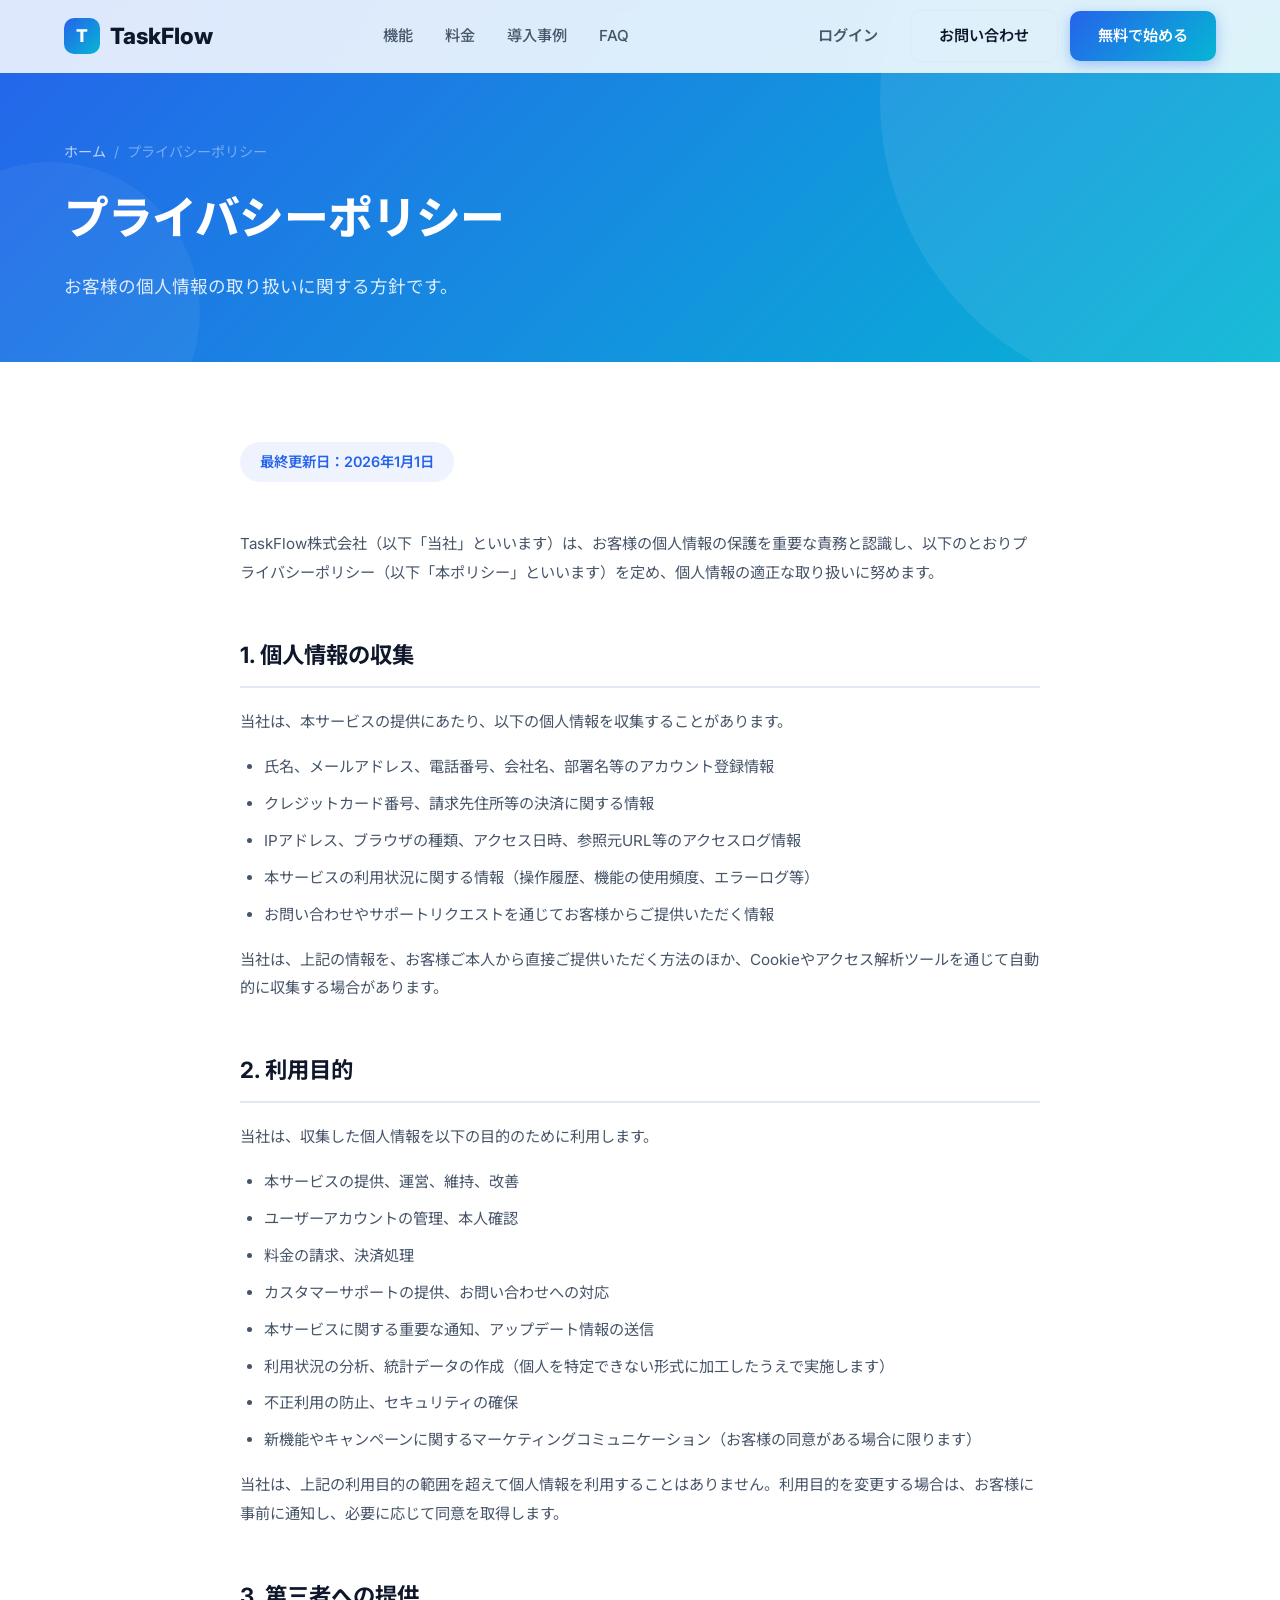
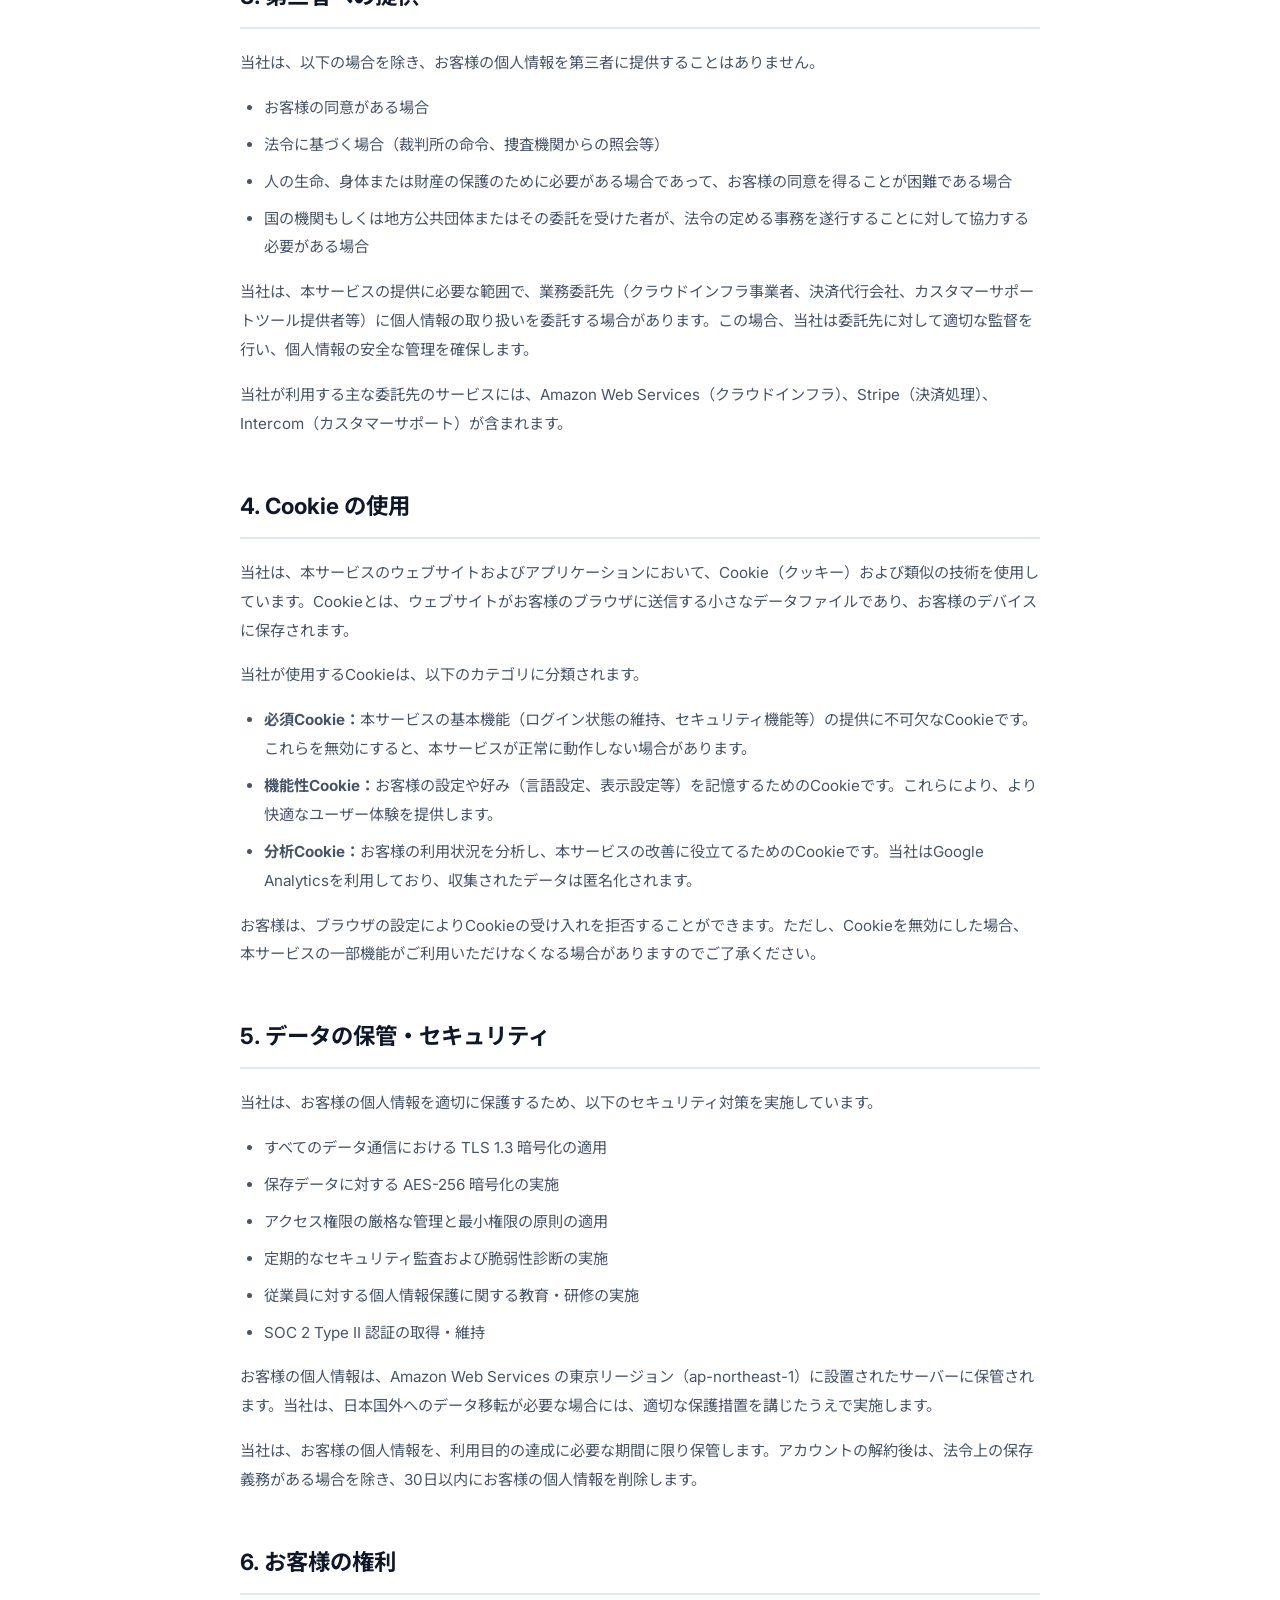
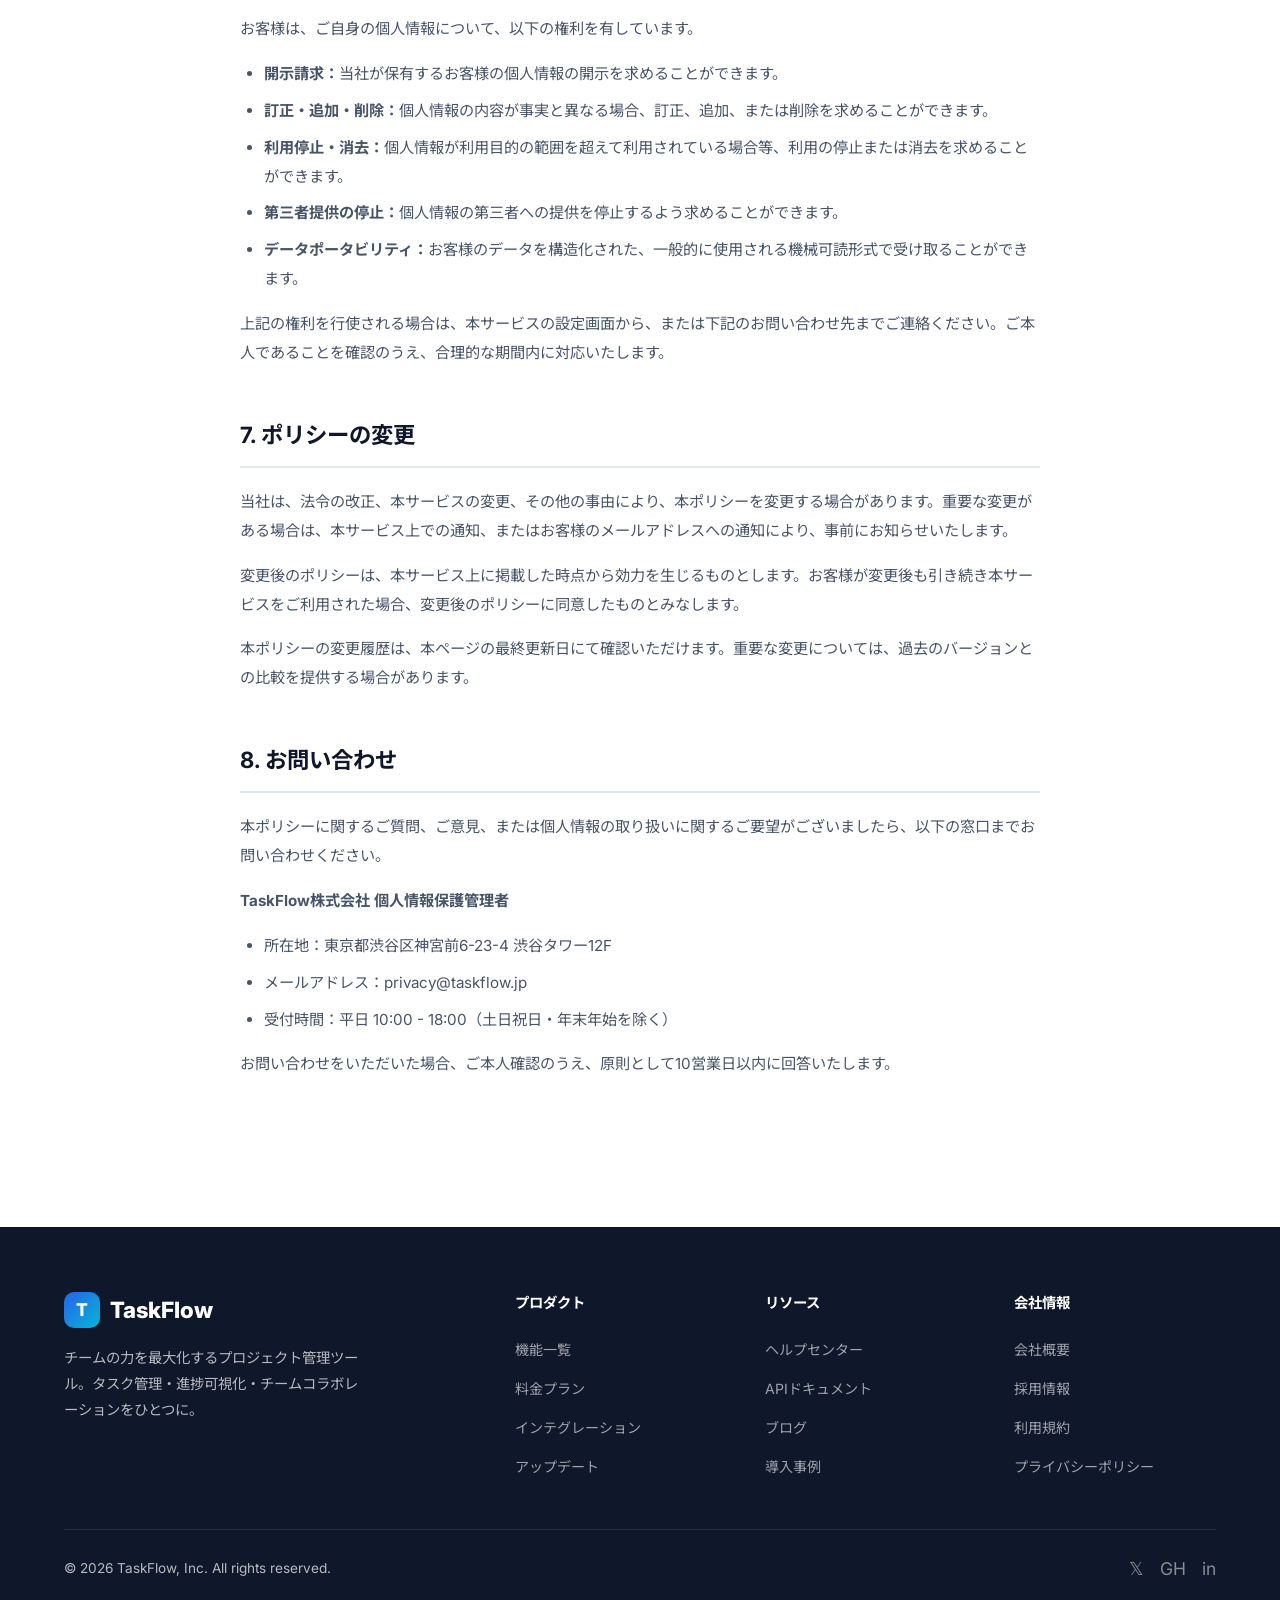
<file: privacy.html>
<!DOCTYPE html>
<html lang="ja">
<head>
  <meta charset="UTF-8">
  <meta name="viewport" content="width=device-width, initial-scale=1.0">
  <title>プライバシーポリシー - TaskFlow</title>
  <link rel="preconnect" href="https://fonts.googleapis.com">
  <link rel="preconnect" href="https://fonts.gstatic.com" crossorigin>
  <link href="https://fonts.googleapis.com/css2?family=Inter:wght@400;500;600;700;800&family=Noto+Sans+JP:wght@400;500;600;700;800&display=swap" rel="stylesheet">
  <link rel="stylesheet" href="css/common.css">
  <link rel="stylesheet" href="css/privacy.css">
</head>
<body>

  <!-- ===== Header ===== -->
  <header class="header" id="header">
    <div class="container header-inner">
      <a href="index.html" class="logo">
        <div class="logo-icon">T</div>
        TaskFlow
      </a>
      <nav class="nav">
        <a href="index.html#features">機能</a>
        <a href="index.html#pricing">料金</a>
        <a href="index.html#testimonials">導入事例</a>
        <a href="index.html#faq">FAQ</a>
      </nav>
      <div class="header-actions">
        <a href="login.html" class="btn btn-ghost">ログイン</a>
        <a href="contact.html" class="btn btn-secondary">お問い合わせ</a>
        <a href="contact.html" class="btn btn-primary">無料で始める</a>
        <button class="hamburger" id="hamburger" aria-label="メニュー">
          <span></span><span></span><span></span>
        </button>
      </div>
    </div>
  </header>

  <div class="mobile-nav" id="mobileNav">
    <a href="index.html#features">機能</a>
    <a href="index.html#pricing">料金</a>
    <a href="index.html#testimonials">導入事例</a>
    <a href="index.html#faq">FAQ</a>
    <a href="login.html">ログイン</a>
    <a href="contact.html" class="btn btn-primary" style="text-align:center;">無料で始める</a>
  </div>

  <!-- ===== Page Hero ===== -->
  <section class="page-hero">
    <div class="container page-hero-content">
      <div class="breadcrumb fade-in">
        <a href="index.html">ホーム</a>
        <span>/</span>
        <span class="current">プライバシーポリシー</span>
      </div>
      <h1 class="fade-in fade-in-delay-1">プライバシーポリシー</h1>
      <p class="fade-in fade-in-delay-2">お客様の個人情報の取り扱いに関する方針です。</p>
    </div>
  </section>

  <!-- ===== Legal Content ===== -->
  <div class="container">
    <div class="legal-content">
      <div class="legal-updated fade-in">最終更新日：2026年1月1日</div>

      <div class="legal-section fade-in">
        <p>TaskFlow株式会社（以下「当社」といいます）は、お客様の個人情報の保護を重要な責務と認識し、以下のとおりプライバシーポリシー（以下「本ポリシー」といいます）を定め、個人情報の適正な取り扱いに努めます。</p>
      </div>

      <div class="legal-section fade-in">
        <h2>1. 個人情報の収集</h2>
        <p>当社は、本サービスの提供にあたり、以下の個人情報を収集することがあります。</p>
        <ul>
          <li>氏名、メールアドレス、電話番号、会社名、部署名等のアカウント登録情報</li>
          <li>クレジットカード番号、請求先住所等の決済に関する情報</li>
          <li>IPアドレス、ブラウザの種類、アクセス日時、参照元URL等のアクセスログ情報</li>
          <li>本サービスの利用状況に関する情報（操作履歴、機能の使用頻度、エラーログ等）</li>
          <li>お問い合わせやサポートリクエストを通じてお客様からご提供いただく情報</li>
        </ul>
        <p>当社は、上記の情報を、お客様ご本人から直接ご提供いただく方法のほか、Cookieやアクセス解析ツールを通じて自動的に収集する場合があります。</p>
      </div>

      <div class="legal-section fade-in">
        <h2>2. 利用目的</h2>
        <p>当社は、収集した個人情報を以下の目的のために利用します。</p>
        <ul>
          <li>本サービスの提供、運営、維持、改善</li>
          <li>ユーザーアカウントの管理、本人確認</li>
          <li>料金の請求、決済処理</li>
          <li>カスタマーサポートの提供、お問い合わせへの対応</li>
          <li>本サービスに関する重要な通知、アップデート情報の送信</li>
          <li>利用状況の分析、統計データの作成（個人を特定できない形式に加工したうえで実施します）</li>
          <li>不正利用の防止、セキュリティの確保</li>
          <li>新機能やキャンペーンに関するマーケティングコミュニケーション（お客様の同意がある場合に限ります）</li>
        </ul>
        <p>当社は、上記の利用目的の範囲を超えて個人情報を利用することはありません。利用目的を変更する場合は、お客様に事前に通知し、必要に応じて同意を取得します。</p>
      </div>

      <div class="legal-section fade-in">
        <h2>3. 第三者への提供</h2>
        <p>当社は、以下の場合を除き、お客様の個人情報を第三者に提供することはありません。</p>
        <ul>
          <li>お客様の同意がある場合</li>
          <li>法令に基づく場合（裁判所の命令、捜査機関からの照会等）</li>
          <li>人の生命、身体または財産の保護のために必要がある場合であって、お客様の同意を得ることが困難である場合</li>
          <li>国の機関もしくは地方公共団体またはその委託を受けた者が、法令の定める事務を遂行することに対して協力する必要がある場合</li>
        </ul>
        <p>当社は、本サービスの提供に必要な範囲で、業務委託先（クラウドインフラ事業者、決済代行会社、カスタマーサポートツール提供者等）に個人情報の取り扱いを委託する場合があります。この場合、当社は委託先に対して適切な監督を行い、個人情報の安全な管理を確保します。</p>
        <p>当社が利用する主な委託先のサービスには、Amazon Web Services（クラウドインフラ）、Stripe（決済処理）、Intercom（カスタマーサポート）が含まれます。</p>
      </div>

      <div class="legal-section fade-in">
        <h2>4. Cookie の使用</h2>
        <p>当社は、本サービスのウェブサイトおよびアプリケーションにおいて、Cookie（クッキー）および類似の技術を使用しています。Cookieとは、ウェブサイトがお客様のブラウザに送信する小さなデータファイルであり、お客様のデバイスに保存されます。</p>
        <p>当社が使用するCookieは、以下のカテゴリに分類されます。</p>
        <ul>
          <li><strong>必須Cookie：</strong>本サービスの基本機能（ログイン状態の維持、セキュリティ機能等）の提供に不可欠なCookieです。これらを無効にすると、本サービスが正常に動作しない場合があります。</li>
          <li><strong>機能性Cookie：</strong>お客様の設定や好み（言語設定、表示設定等）を記憶するためのCookieです。これらにより、より快適なユーザー体験を提供します。</li>
          <li><strong>分析Cookie：</strong>お客様の利用状況を分析し、本サービスの改善に役立てるためのCookieです。当社はGoogle Analyticsを利用しており、収集されたデータは匿名化されます。</li>
        </ul>
        <p>お客様は、ブラウザの設定によりCookieの受け入れを拒否することができます。ただし、Cookieを無効にした場合、本サービスの一部機能がご利用いただけなくなる場合がありますのでご了承ください。</p>
      </div>

      <div class="legal-section fade-in">
        <h2>5. データの保管・セキュリティ</h2>
        <p>当社は、お客様の個人情報を適切に保護するため、以下のセキュリティ対策を実施しています。</p>
        <ul>
          <li>すべてのデータ通信における TLS 1.3 暗号化の適用</li>
          <li>保存データに対する AES-256 暗号化の実施</li>
          <li>アクセス権限の厳格な管理と最小権限の原則の適用</li>
          <li>定期的なセキュリティ監査および脆弱性診断の実施</li>
          <li>従業員に対する個人情報保護に関する教育・研修の実施</li>
          <li>SOC 2 Type II 認証の取得・維持</li>
        </ul>
        <p>お客様の個人情報は、Amazon Web Services の東京リージョン（ap-northeast-1）に設置されたサーバーに保管されます。当社は、日本国外へのデータ移転が必要な場合には、適切な保護措置を講じたうえで実施します。</p>
        <p>当社は、お客様の個人情報を、利用目的の達成に必要な期間に限り保管します。アカウントの解約後は、法令上の保存義務がある場合を除き、30日以内にお客様の個人情報を削除します。</p>
      </div>

      <div class="legal-section fade-in">
        <h2>6. お客様の権利</h2>
        <p>お客様は、ご自身の個人情報について、以下の権利を有しています。</p>
        <ul>
          <li><strong>開示請求：</strong>当社が保有するお客様の個人情報の開示を求めることができます。</li>
          <li><strong>訂正・追加・削除：</strong>個人情報の内容が事実と異なる場合、訂正、追加、または削除を求めることができます。</li>
          <li><strong>利用停止・消去：</strong>個人情報が利用目的の範囲を超えて利用されている場合等、利用の停止または消去を求めることができます。</li>
          <li><strong>第三者提供の停止：</strong>個人情報の第三者への提供を停止するよう求めることができます。</li>
          <li><strong>データポータビリティ：</strong>お客様のデータを構造化された、一般的に使用される機械可読形式で受け取ることができます。</li>
        </ul>
        <p>上記の権利を行使される場合は、本サービスの設定画面から、または下記のお問い合わせ先までご連絡ください。ご本人であることを確認のうえ、合理的な期間内に対応いたします。</p>
      </div>

      <div class="legal-section fade-in">
        <h2>7. ポリシーの変更</h2>
        <p>当社は、法令の改正、本サービスの変更、その他の事由により、本ポリシーを変更する場合があります。重要な変更がある場合は、本サービス上での通知、またはお客様のメールアドレスへの通知により、事前にお知らせいたします。</p>
        <p>変更後のポリシーは、本サービス上に掲載した時点から効力を生じるものとします。お客様が変更後も引き続き本サービスをご利用された場合、変更後のポリシーに同意したものとみなします。</p>
        <p>本ポリシーの変更履歴は、本ページの最終更新日にて確認いただけます。重要な変更については、過去のバージョンとの比較を提供する場合があります。</p>
      </div>

      <div class="legal-section fade-in">
        <h2>8. お問い合わせ</h2>
        <p>本ポリシーに関するご質問、ご意見、または個人情報の取り扱いに関するご要望がございましたら、以下の窓口までお問い合わせください。</p>
        <p><strong>TaskFlow株式会社 個人情報保護管理者</strong></p>
        <ul>
          <li>所在地：東京都渋谷区神宮前6-23-4 渋谷タワー12F</li>
          <li>メールアドレス：privacy@taskflow.jp</li>
          <li>受付時間：平日 10:00 - 18:00（土日祝日・年末年始を除く）</li>
        </ul>
        <p>お問い合わせをいただいた場合、ご本人確認のうえ、原則として10営業日以内に回答いたします。</p>
      </div>

    </div>
  </div>

  <!-- ===== Footer ===== -->
  <footer class="footer">
    <div class="container">
      <div class="footer-grid">
        <div class="footer-brand">
          <a href="index.html" class="logo" style="color:#fff;">
            <div class="logo-icon">T</div>
            TaskFlow
          </a>
          <p>チームの力を最大化するプロジェクト管理ツール。タスク管理・進捗可視化・チームコラボレーションをひとつに。</p>
        </div>
        <div>
          <h4>プロダクト</h4>
          <ul class="footer-links">
            <li><a href="features.html">機能一覧</a></li>
            <li><a href="pricing.html">料金プラン</a></li>
            <li><a href="integrations.html">インテグレーション</a></li>
            <li><a href="updates.html">アップデート</a></li>
          </ul>
        </div>
        <div>
          <h4>リソース</h4>
          <ul class="footer-links">
            <li><a href="help.html">ヘルプセンター</a></li>
            <li><a href="api-docs.html">APIドキュメント</a></li>
            <li><a href="blog.html">ブログ</a></li>
            <li><a href="case-studies.html">導入事例</a></li>
          </ul>
        </div>
        <div>
          <h4>会社情報</h4>
          <ul class="footer-links">
            <li><a href="about.html">会社概要</a></li>
            <li><a href="careers.html">採用情報</a></li>
            <li><a href="terms.html">利用規約</a></li>
            <li><a href="privacy.html">プライバシーポリシー</a></li>
          </ul>
        </div>
      </div>
      <div class="footer-bottom">
        <span>&copy; 2026 TaskFlow, Inc. All rights reserved.</span>
        <div class="footer-socials">
          <a href="#" aria-label="X (Twitter)">&#120143;</a>
          <a href="#" aria-label="GitHub">GH</a>
          <a href="#" aria-label="LinkedIn">in</a>
        </div>
      </div>
    </div>
  </footer>

  <script src="js/common.js"></script>
</body>
</html>
</file>
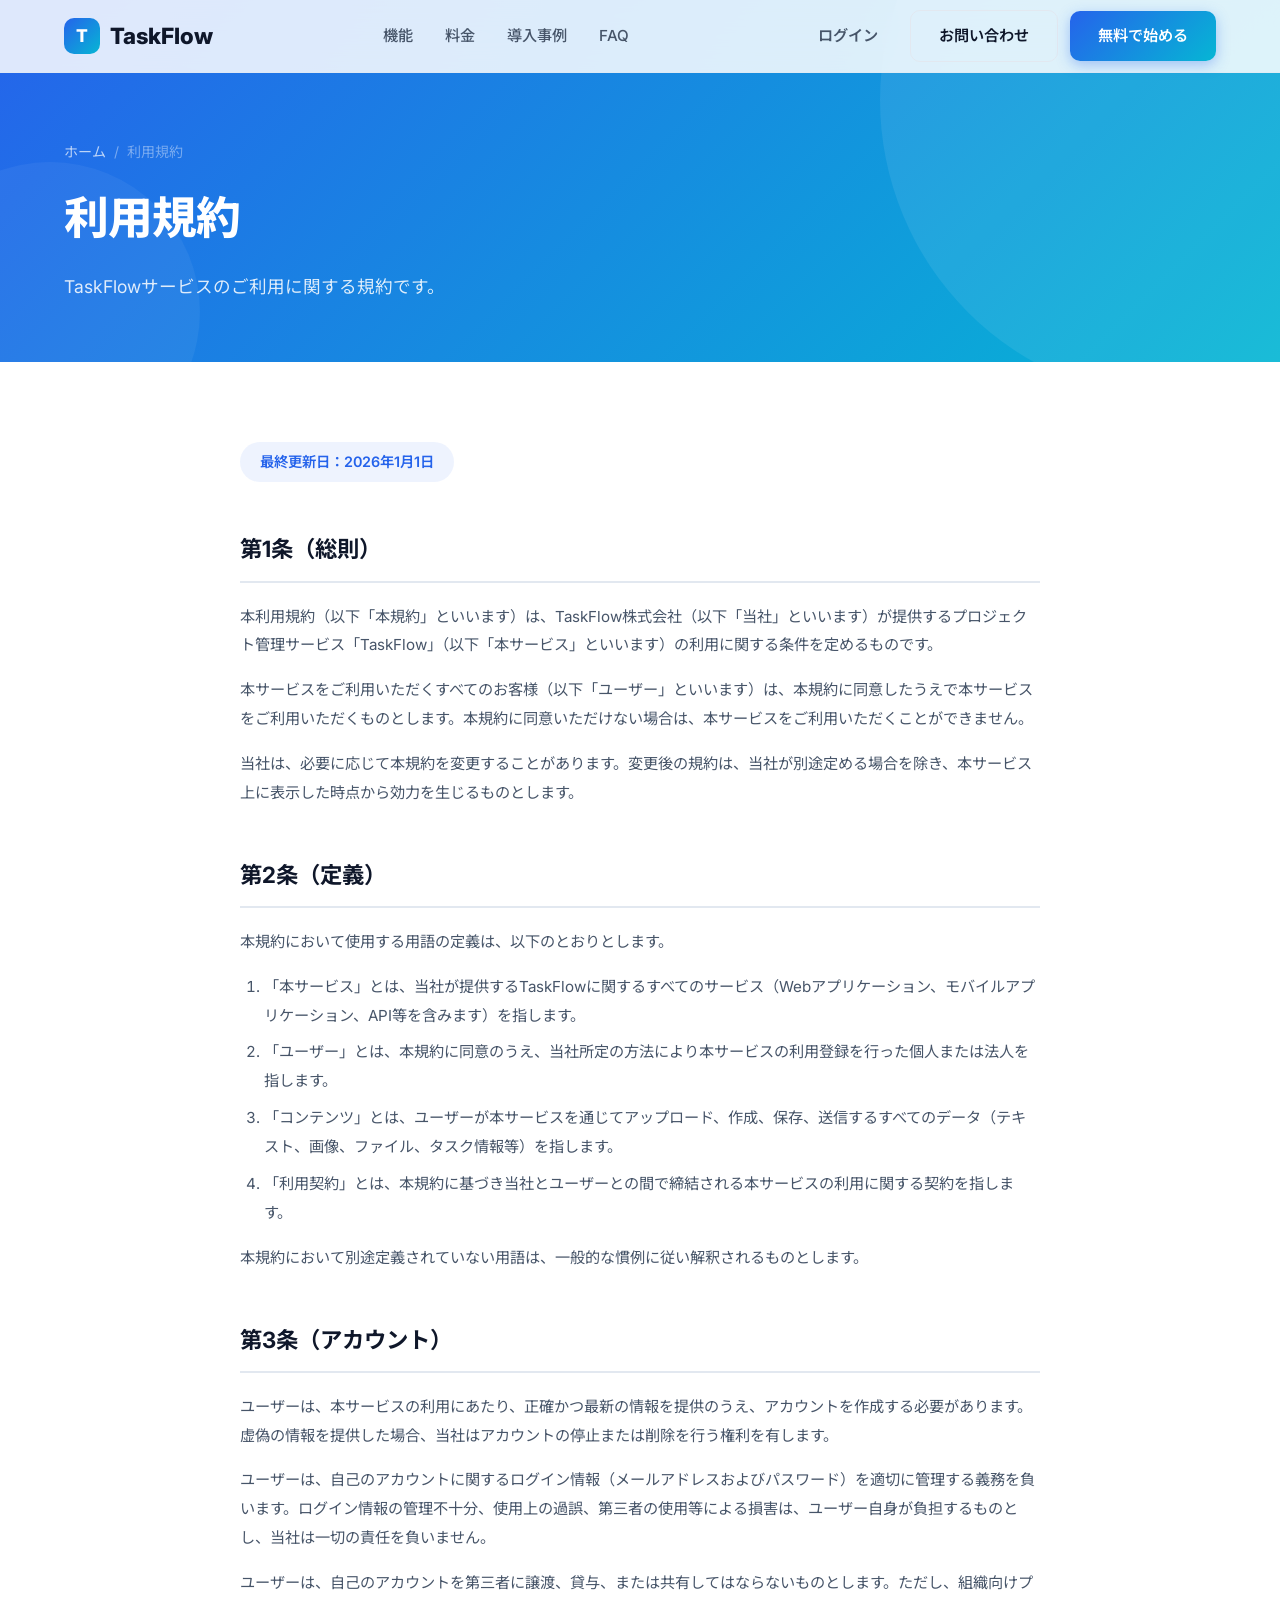
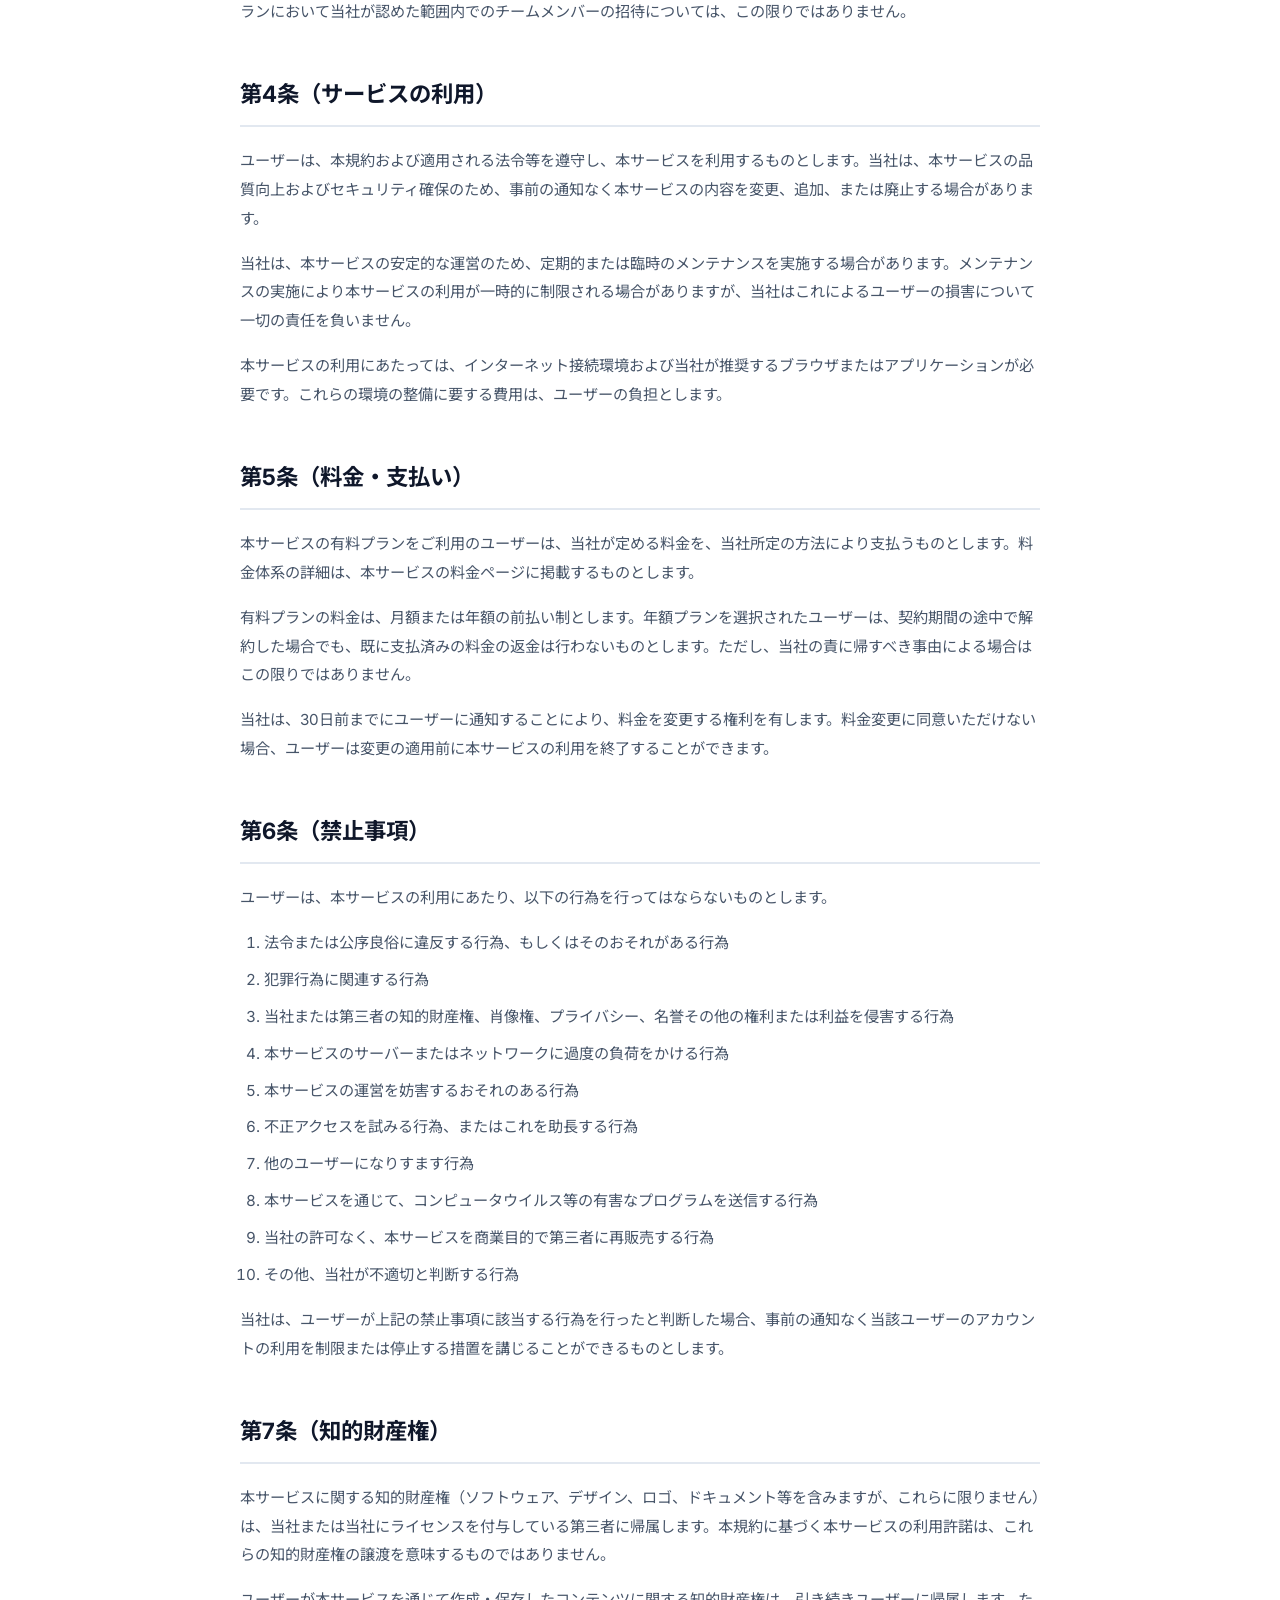
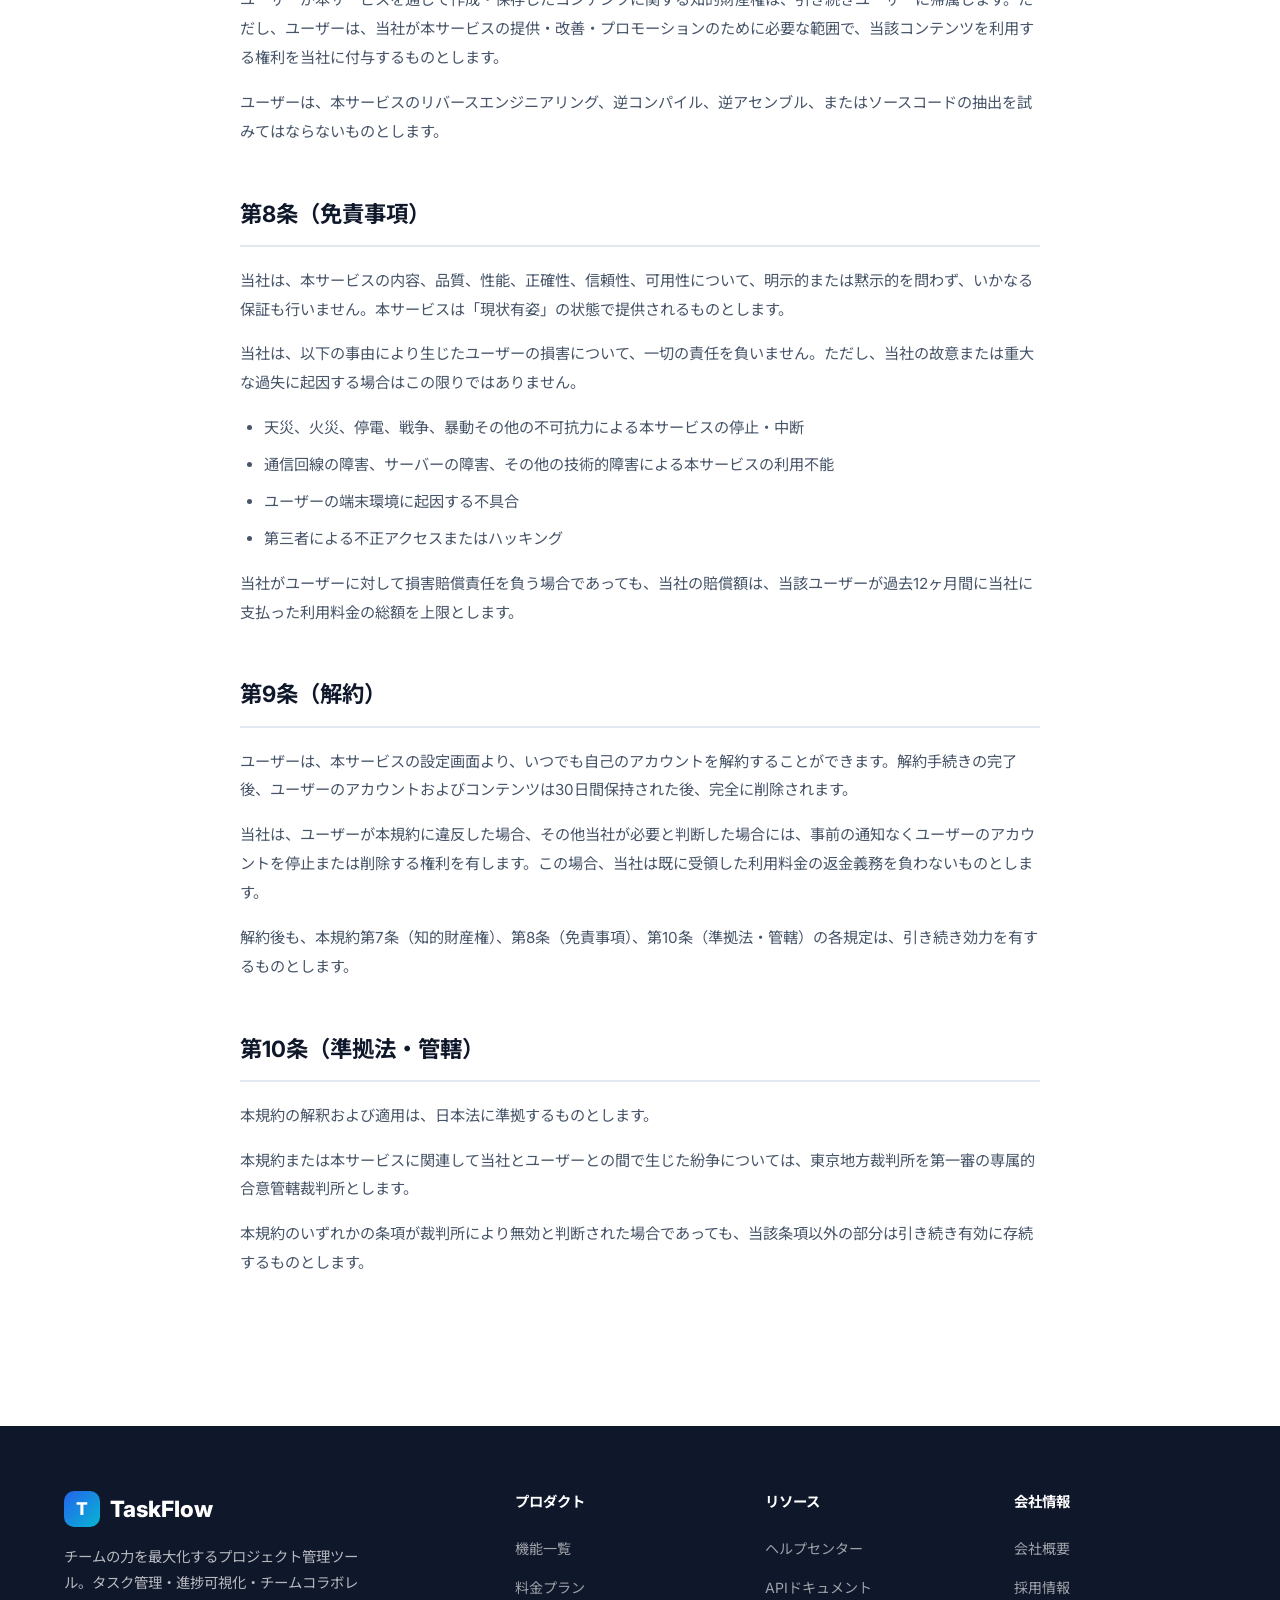
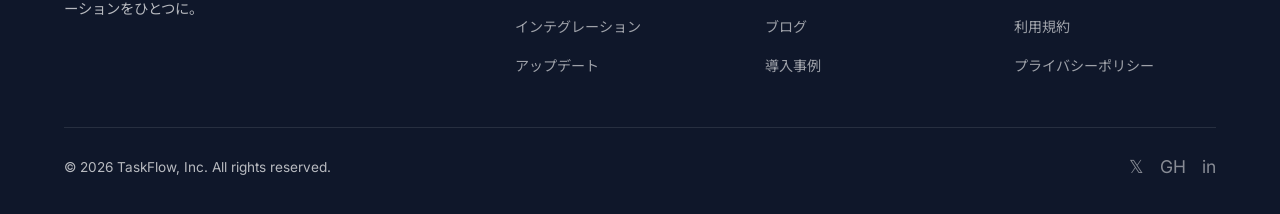
<file: terms.html>
<!DOCTYPE html>
<html lang="ja">
<head>
  <meta charset="UTF-8">
  <meta name="viewport" content="width=device-width, initial-scale=1.0">
  <title>利用規約 - TaskFlow</title>
  <link rel="preconnect" href="https://fonts.googleapis.com">
  <link rel="preconnect" href="https://fonts.gstatic.com" crossorigin>
  <link href="https://fonts.googleapis.com/css2?family=Inter:wght@400;500;600;700;800&family=Noto+Sans+JP:wght@400;500;600;700;800&display=swap" rel="stylesheet">
  <link rel="stylesheet" href="css/common.css">
  <link rel="stylesheet" href="css/terms.css">
</head>
<body>

  <!-- ===== Header ===== -->
  <header class="header" id="header">
    <div class="container header-inner">
      <a href="index.html" class="logo">
        <div class="logo-icon">T</div>
        TaskFlow
      </a>
      <nav class="nav">
        <a href="index.html#features">機能</a>
        <a href="index.html#pricing">料金</a>
        <a href="index.html#testimonials">導入事例</a>
        <a href="index.html#faq">FAQ</a>
      </nav>
      <div class="header-actions">
        <a href="login.html" class="btn btn-ghost">ログイン</a>
        <a href="contact.html" class="btn btn-secondary">お問い合わせ</a>
        <a href="contact.html" class="btn btn-primary">無料で始める</a>
        <button class="hamburger" id="hamburger" aria-label="メニュー">
          <span></span><span></span><span></span>
        </button>
      </div>
    </div>
  </header>

  <div class="mobile-nav" id="mobileNav">
    <a href="index.html#features">機能</a>
    <a href="index.html#pricing">料金</a>
    <a href="index.html#testimonials">導入事例</a>
    <a href="index.html#faq">FAQ</a>
    <a href="login.html">ログイン</a>
    <a href="contact.html" class="btn btn-primary" style="text-align:center;">無料で始める</a>
  </div>

  <!-- ===== Page Hero ===== -->
  <section class="page-hero">
    <div class="container page-hero-content">
      <div class="breadcrumb fade-in">
        <a href="index.html">ホーム</a>
        <span>/</span>
        <span class="current">利用規約</span>
      </div>
      <h1 class="fade-in fade-in-delay-1">利用規約</h1>
      <p class="fade-in fade-in-delay-2">TaskFlowサービスのご利用に関する規約です。</p>
    </div>
  </section>

  <!-- ===== Legal Content ===== -->
  <div class="container">
    <div class="legal-content">
      <div class="legal-updated fade-in">最終更新日：2026年1月1日</div>

      <div class="legal-section fade-in">
        <h2>第1条（総則）</h2>
        <p>本利用規約（以下「本規約」といいます）は、TaskFlow株式会社（以下「当社」といいます）が提供するプロジェクト管理サービス「TaskFlow」（以下「本サービス」といいます）の利用に関する条件を定めるものです。</p>
        <p>本サービスをご利用いただくすべてのお客様（以下「ユーザー」といいます）は、本規約に同意したうえで本サービスをご利用いただくものとします。本規約に同意いただけない場合は、本サービスをご利用いただくことができません。</p>
        <p>当社は、必要に応じて本規約を変更することがあります。変更後の規約は、当社が別途定める場合を除き、本サービス上に表示した時点から効力を生じるものとします。</p>
      </div>

      <div class="legal-section fade-in">
        <h2>第2条（定義）</h2>
        <p>本規約において使用する用語の定義は、以下のとおりとします。</p>
        <ol>
          <li>「本サービス」とは、当社が提供するTaskFlowに関するすべてのサービス（Webアプリケーション、モバイルアプリケーション、API等を含みます）を指します。</li>
          <li>「ユーザー」とは、本規約に同意のうえ、当社所定の方法により本サービスの利用登録を行った個人または法人を指します。</li>
          <li>「コンテンツ」とは、ユーザーが本サービスを通じてアップロード、作成、保存、送信するすべてのデータ（テキスト、画像、ファイル、タスク情報等）を指します。</li>
          <li>「利用契約」とは、本規約に基づき当社とユーザーとの間で締結される本サービスの利用に関する契約を指します。</li>
        </ol>
        <p>本規約において別途定義されていない用語は、一般的な慣例に従い解釈されるものとします。</p>
      </div>

      <div class="legal-section fade-in">
        <h2>第3条（アカウント）</h2>
        <p>ユーザーは、本サービスの利用にあたり、正確かつ最新の情報を提供のうえ、アカウントを作成する必要があります。虚偽の情報を提供した場合、当社はアカウントの停止または削除を行う権利を有します。</p>
        <p>ユーザーは、自己のアカウントに関するログイン情報（メールアドレスおよびパスワード）を適切に管理する義務を負います。ログイン情報の管理不十分、使用上の過誤、第三者の使用等による損害は、ユーザー自身が負担するものとし、当社は一切の責任を負いません。</p>
        <p>ユーザーは、自己のアカウントを第三者に譲渡、貸与、または共有してはならないものとします。ただし、組織向けプランにおいて当社が認めた範囲内でのチームメンバーの招待については、この限りではありません。</p>
      </div>

      <div class="legal-section fade-in">
        <h2>第4条（サービスの利用）</h2>
        <p>ユーザーは、本規約および適用される法令等を遵守し、本サービスを利用するものとします。当社は、本サービスの品質向上およびセキュリティ確保のため、事前の通知なく本サービスの内容を変更、追加、または廃止する場合があります。</p>
        <p>当社は、本サービスの安定的な運営のため、定期的または臨時のメンテナンスを実施する場合があります。メンテナンスの実施により本サービスの利用が一時的に制限される場合がありますが、当社はこれによるユーザーの損害について一切の責任を負いません。</p>
        <p>本サービスの利用にあたっては、インターネット接続環境および当社が推奨するブラウザまたはアプリケーションが必要です。これらの環境の整備に要する費用は、ユーザーの負担とします。</p>
      </div>

      <div class="legal-section fade-in">
        <h2>第5条（料金・支払い）</h2>
        <p>本サービスの有料プランをご利用のユーザーは、当社が定める料金を、当社所定の方法により支払うものとします。料金体系の詳細は、本サービスの料金ページに掲載するものとします。</p>
        <p>有料プランの料金は、月額または年額の前払い制とします。年額プランを選択されたユーザーは、契約期間の途中で解約した場合でも、既に支払済みの料金の返金は行わないものとします。ただし、当社の責に帰すべき事由による場合はこの限りではありません。</p>
        <p>当社は、30日前までにユーザーに通知することにより、料金を変更する権利を有します。料金変更に同意いただけない場合、ユーザーは変更の適用前に本サービスの利用を終了することができます。</p>
      </div>

      <div class="legal-section fade-in">
        <h2>第6条（禁止事項）</h2>
        <p>ユーザーは、本サービスの利用にあたり、以下の行為を行ってはならないものとします。</p>
        <ol>
          <li>法令または公序良俗に違反する行為、もしくはそのおそれがある行為</li>
          <li>犯罪行為に関連する行為</li>
          <li>当社または第三者の知的財産権、肖像権、プライバシー、名誉その他の権利または利益を侵害する行為</li>
          <li>本サービスのサーバーまたはネットワークに過度の負荷をかける行為</li>
          <li>本サービスの運営を妨害するおそれのある行為</li>
          <li>不正アクセスを試みる行為、またはこれを助長する行為</li>
          <li>他のユーザーになりすます行為</li>
          <li>本サービスを通じて、コンピュータウイルス等の有害なプログラムを送信する行為</li>
          <li>当社の許可なく、本サービスを商業目的で第三者に再販売する行為</li>
          <li>その他、当社が不適切と判断する行為</li>
        </ol>
        <p>当社は、ユーザーが上記の禁止事項に該当する行為を行ったと判断した場合、事前の通知なく当該ユーザーのアカウントの利用を制限または停止する措置を講じることができるものとします。</p>
      </div>

      <div class="legal-section fade-in">
        <h2>第7条（知的財産権）</h2>
        <p>本サービスに関する知的財産権（ソフトウェア、デザイン、ロゴ、ドキュメント等を含みますが、これらに限りません）は、当社または当社にライセンスを付与している第三者に帰属します。本規約に基づく本サービスの利用許諾は、これらの知的財産権の譲渡を意味するものではありません。</p>
        <p>ユーザーが本サービスを通じて作成・保存したコンテンツに関する知的財産権は、引き続きユーザーに帰属します。ただし、ユーザーは、当社が本サービスの提供・改善・プロモーションのために必要な範囲で、当該コンテンツを利用する権利を当社に付与するものとします。</p>
        <p>ユーザーは、本サービスのリバースエンジニアリング、逆コンパイル、逆アセンブル、またはソースコードの抽出を試みてはならないものとします。</p>
      </div>

      <div class="legal-section fade-in">
        <h2>第8条（免責事項）</h2>
        <p>当社は、本サービスの内容、品質、性能、正確性、信頼性、可用性について、明示的または黙示的を問わず、いかなる保証も行いません。本サービスは「現状有姿」の状態で提供されるものとします。</p>
        <p>当社は、以下の事由により生じたユーザーの損害について、一切の責任を負いません。ただし、当社の故意または重大な過失に起因する場合はこの限りではありません。</p>
        <ul>
          <li>天災、火災、停電、戦争、暴動その他の不可抗力による本サービスの停止・中断</li>
          <li>通信回線の障害、サーバーの障害、その他の技術的障害による本サービスの利用不能</li>
          <li>ユーザーの端末環境に起因する不具合</li>
          <li>第三者による不正アクセスまたはハッキング</li>
        </ul>
        <p>当社がユーザーに対して損害賠償責任を負う場合であっても、当社の賠償額は、当該ユーザーが過去12ヶ月間に当社に支払った利用料金の総額を上限とします。</p>
      </div>

      <div class="legal-section fade-in">
        <h2>第9条（解約）</h2>
        <p>ユーザーは、本サービスの設定画面より、いつでも自己のアカウントを解約することができます。解約手続きの完了後、ユーザーのアカウントおよびコンテンツは30日間保持された後、完全に削除されます。</p>
        <p>当社は、ユーザーが本規約に違反した場合、その他当社が必要と判断した場合には、事前の通知なくユーザーのアカウントを停止または削除する権利を有します。この場合、当社は既に受領した利用料金の返金義務を負わないものとします。</p>
        <p>解約後も、本規約第7条（知的財産権）、第8条（免責事項）、第10条（準拠法・管轄）の各規定は、引き続き効力を有するものとします。</p>
      </div>

      <div class="legal-section fade-in">
        <h2>第10条（準拠法・管轄）</h2>
        <p>本規約の解釈および適用は、日本法に準拠するものとします。</p>
        <p>本規約または本サービスに関連して当社とユーザーとの間で生じた紛争については、東京地方裁判所を第一審の専属的合意管轄裁判所とします。</p>
        <p>本規約のいずれかの条項が裁判所により無効と判断された場合であっても、当該条項以外の部分は引き続き有効に存続するものとします。</p>
      </div>

    </div>
  </div>

  <!-- ===== Footer ===== -->
  <footer class="footer">
    <div class="container">
      <div class="footer-grid">
        <div class="footer-brand">
          <a href="index.html" class="logo" style="color:#fff;">
            <div class="logo-icon">T</div>
            TaskFlow
          </a>
          <p>チームの力を最大化するプロジェクト管理ツール。タスク管理・進捗可視化・チームコラボレーションをひとつに。</p>
        </div>
        <div>
          <h4>プロダクト</h4>
          <ul class="footer-links">
            <li><a href="features.html">機能一覧</a></li>
            <li><a href="pricing.html">料金プラン</a></li>
            <li><a href="integrations.html">インテグレーション</a></li>
            <li><a href="updates.html">アップデート</a></li>
          </ul>
        </div>
        <div>
          <h4>リソース</h4>
          <ul class="footer-links">
            <li><a href="help.html">ヘルプセンター</a></li>
            <li><a href="api-docs.html">APIドキュメント</a></li>
            <li><a href="blog.html">ブログ</a></li>
            <li><a href="case-studies.html">導入事例</a></li>
          </ul>
        </div>
        <div>
          <h4>会社情報</h4>
          <ul class="footer-links">
            <li><a href="about.html">会社概要</a></li>
            <li><a href="careers.html">採用情報</a></li>
            <li><a href="terms.html">利用規約</a></li>
            <li><a href="privacy.html">プライバシーポリシー</a></li>
          </ul>
        </div>
      </div>
      <div class="footer-bottom">
        <span>&copy; 2026 TaskFlow, Inc. All rights reserved.</span>
        <div class="footer-socials">
          <a href="#" aria-label="X (Twitter)">&#120143;</a>
          <a href="#" aria-label="GitHub">GH</a>
          <a href="#" aria-label="LinkedIn">in</a>
        </div>
      </div>
    </div>
  </footer>

  <script src="js/common.js"></script>
</body>
</html>
</file>
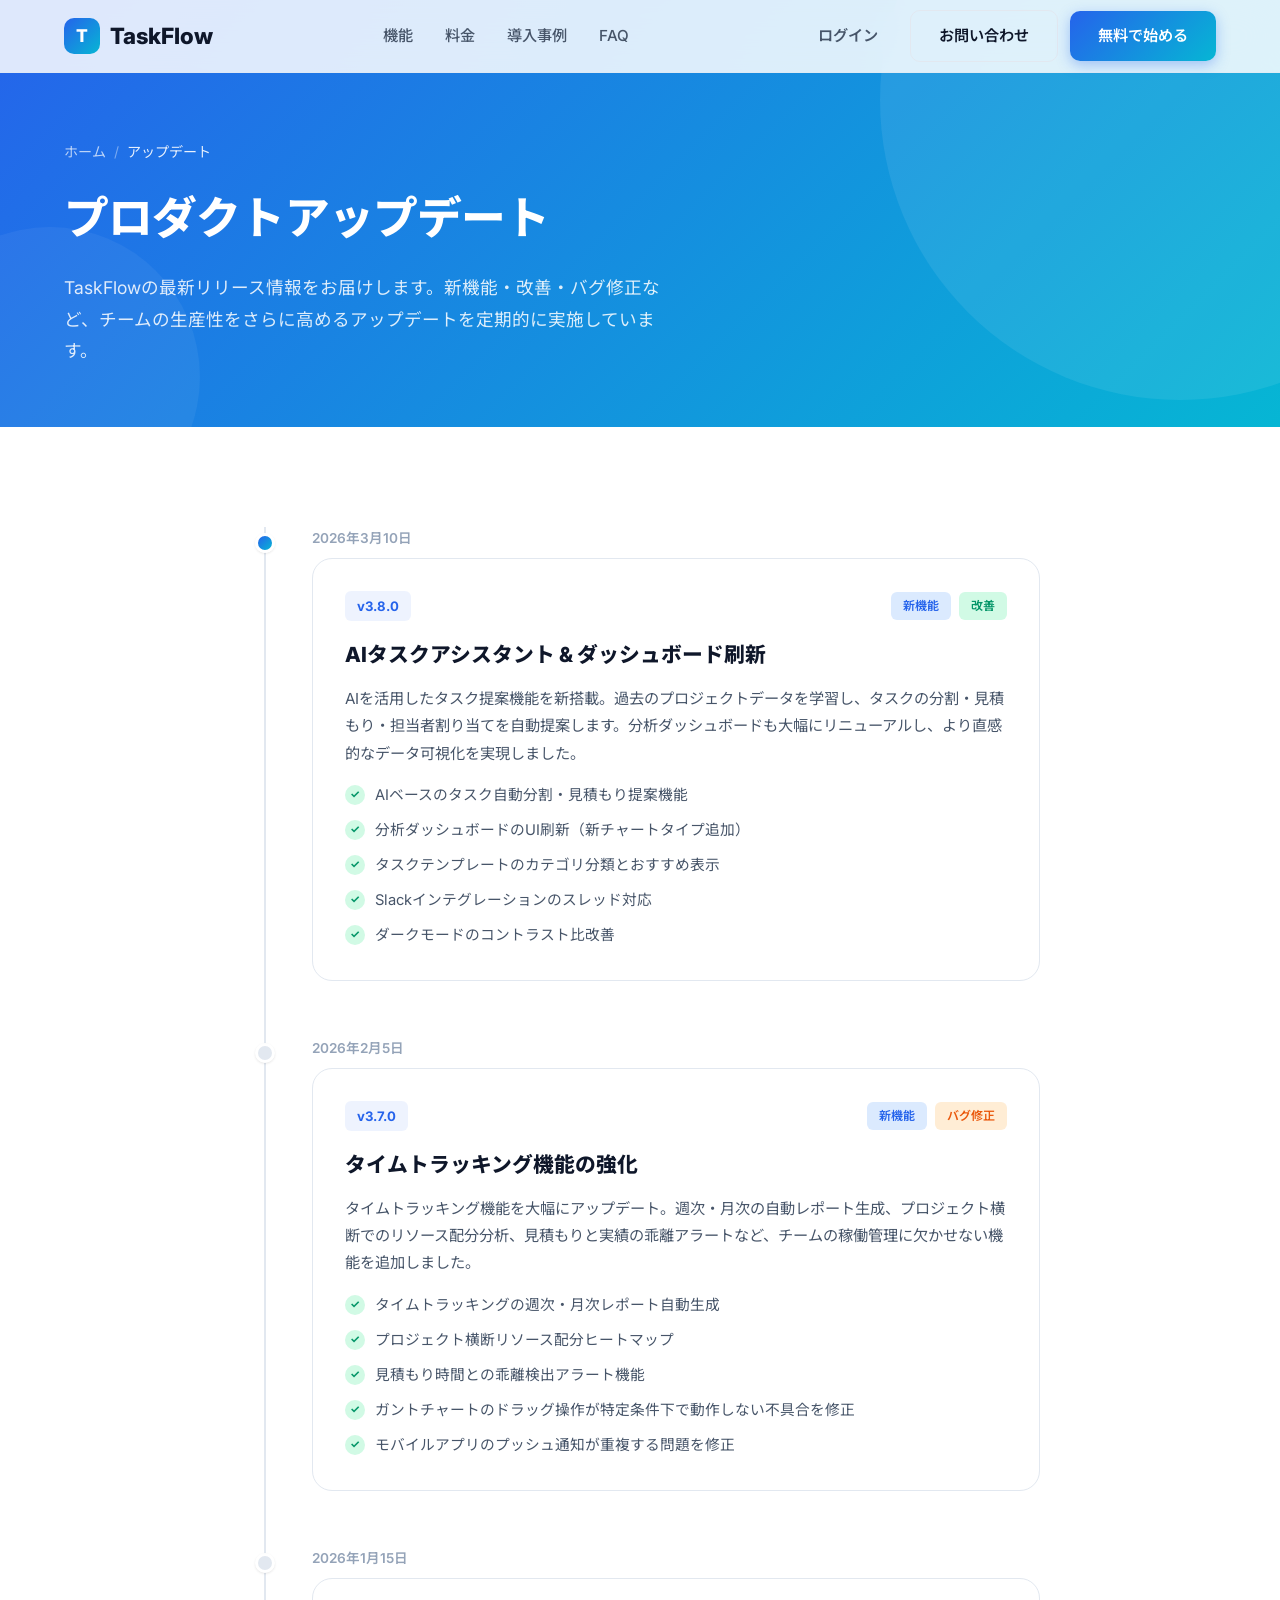
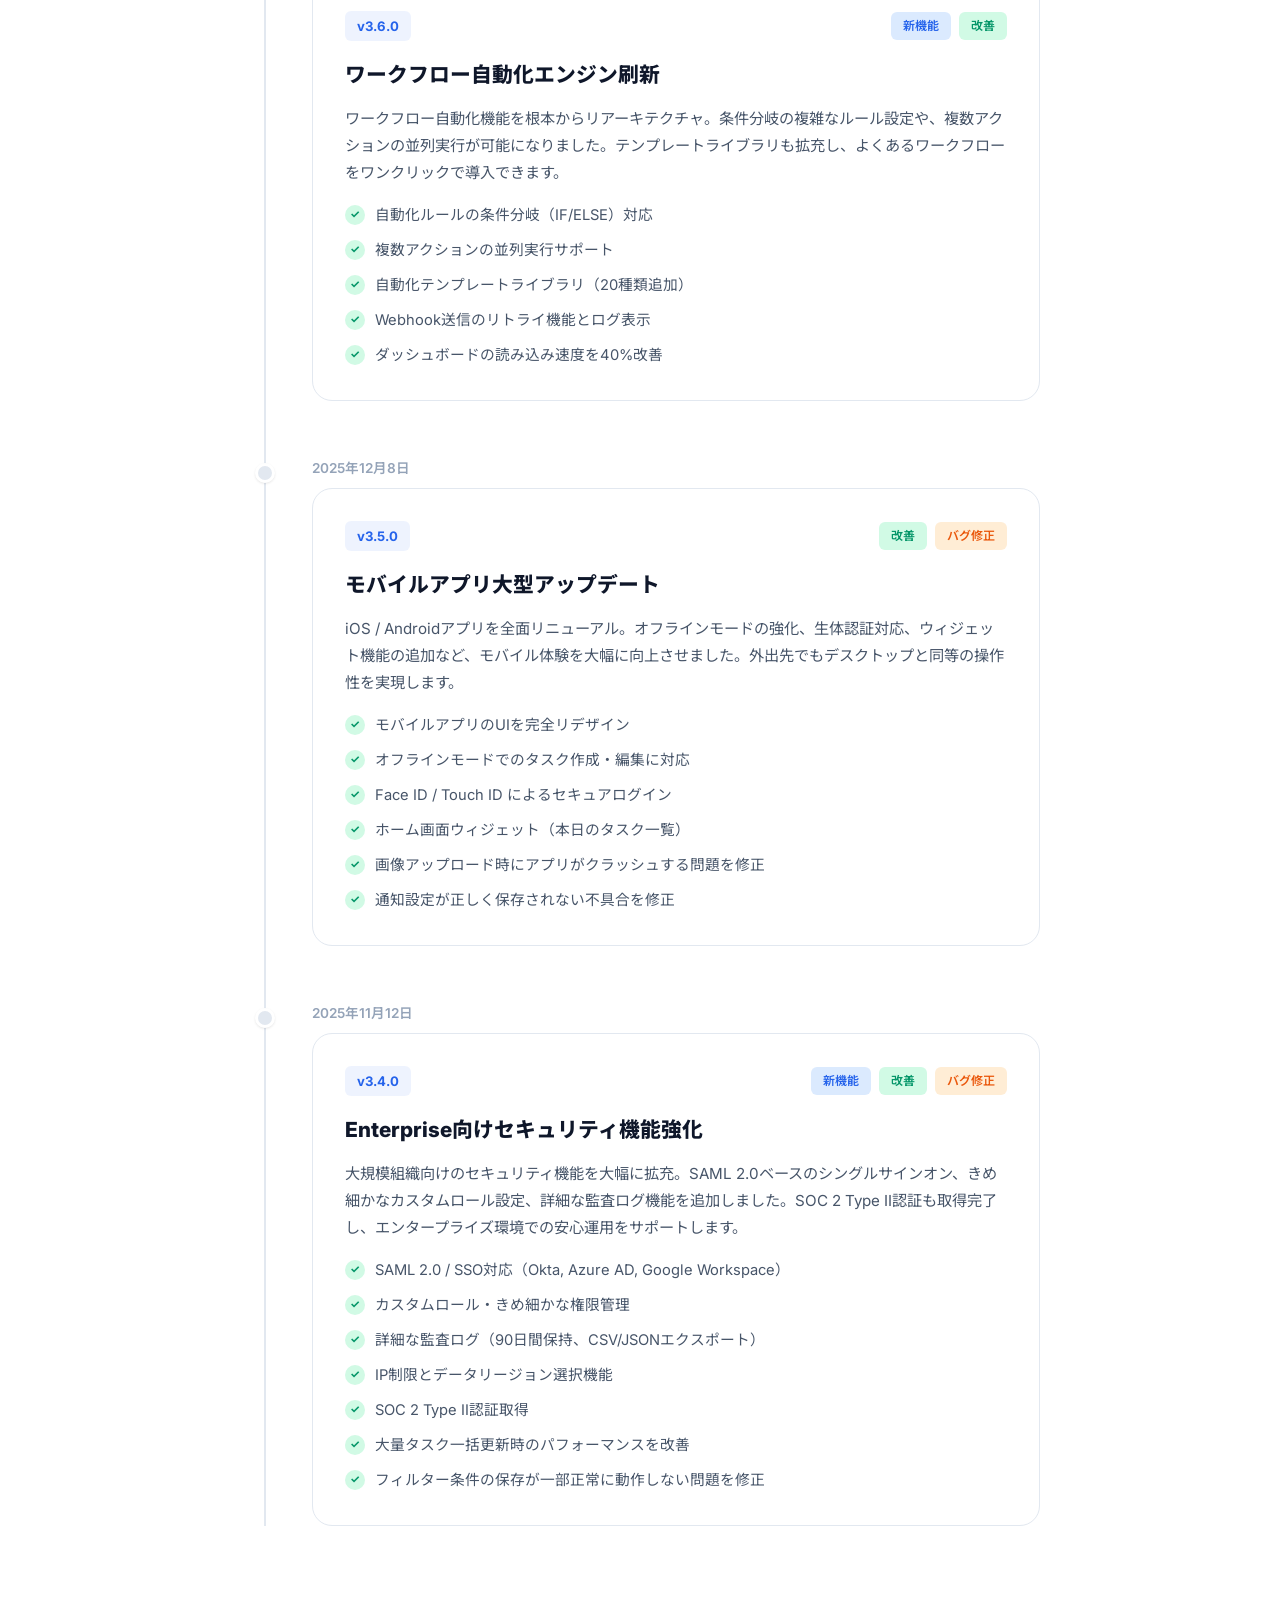
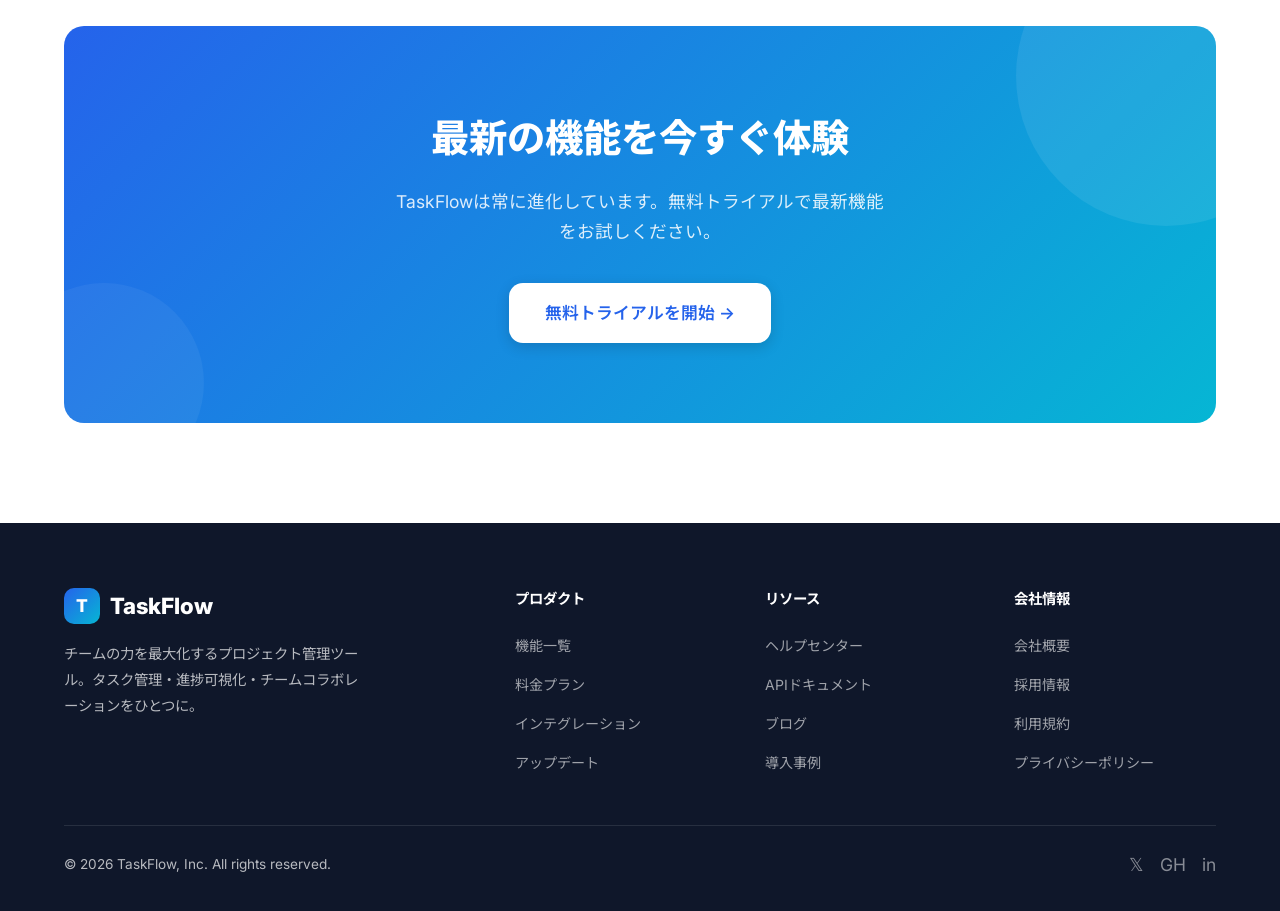
<file: updates.html>
<!DOCTYPE html>
<html lang="ja">
<head>
  <meta charset="UTF-8">
  <meta name="viewport" content="width=device-width, initial-scale=1.0">
  <title>アップデート - TaskFlow</title>
  <link rel="preconnect" href="https://fonts.googleapis.com">
  <link rel="preconnect" href="https://fonts.gstatic.com" crossorigin>
  <link href="https://fonts.googleapis.com/css2?family=Inter:wght@400;500;600;700;800&family=Noto+Sans+JP:wght@400;500;600;700;800&display=swap" rel="stylesheet">
  <link rel="stylesheet" href="css/common.css">
  <link rel="stylesheet" href="css/updates.css">
</head>
<body>

  <!-- Header -->
  <header class="header" id="header">
    <div class="container header-inner">
      <a href="index.html" class="logo">
        <div class="logo-icon">T</div>
        TaskFlow
      </a>
      <nav class="nav">
        <a href="index.html#features">機能</a>
        <a href="index.html#pricing">料金</a>
        <a href="index.html#testimonials">導入事例</a>
        <a href="index.html#faq">FAQ</a>
      </nav>
      <div class="header-actions">
        <a href="login.html" class="btn btn-ghost">ログイン</a>
        <a href="contact.html" class="btn btn-secondary">お問い合わせ</a>
        <a href="contact.html" class="btn btn-primary">無料で始める</a>
        <button class="hamburger" id="hamburger" aria-label="メニュー">
          <span></span><span></span><span></span>
        </button>
      </div>
    </div>
  </header>

  <div class="mobile-nav" id="mobileNav">
    <a href="index.html#features">機能</a>
    <a href="index.html#pricing">料金</a>
    <a href="index.html#testimonials">導入事例</a>
    <a href="index.html#faq">FAQ</a>
    <a href="login.html">ログイン</a>
    <a href="contact.html" class="btn btn-primary" style="text-align:center;">無料で始める</a>
  </div>

  <!-- Page Hero -->
  <section class="page-hero">
    <div class="container">
      <div class="breadcrumb fade-in">
        <a href="index.html">ホーム</a>
        <span>/</span>
        <span style="color:rgba(255,255,255,0.9);">アップデート</span>
      </div>
      <h1 class="fade-in fade-in-delay-1">プロダクトアップデート</h1>
      <p class="page-hero-desc fade-in fade-in-delay-2">TaskFlowの最新リリース情報をお届けします。新機能・改善・バグ修正など、チームの生産性をさらに高めるアップデートを定期的に実施しています。</p>
    </div>
  </section>

  <!-- Timeline -->
  <section class="section">
    <div class="container">
      <div class="timeline">

        <!-- Update 1: 2026-03 -->
        <div class="timeline-entry fade-in">
          <div class="timeline-dot"></div>
          <div class="timeline-date">2026年3月10日</div>
          <div class="timeline-card">
            <div class="timeline-card-header">
              <span class="timeline-version">v3.8.0</span>
              <div class="timeline-tags">
                <span class="timeline-tag tag-new">新機能</span>
                <span class="timeline-tag tag-improve">改善</span>
              </div>
            </div>
            <h3>AIタスクアシスタント & ダッシュボード刷新</h3>
            <p>AIを活用したタスク提案機能を新搭載。過去のプロジェクトデータを学習し、タスクの分割・見積もり・担当者割り当てを自動提案します。分析ダッシュボードも大幅にリニューアルし、より直感的なデータ可視化を実現しました。</p>
            <ul class="timeline-changes">
              <li>AIベースのタスク自動分割・見積もり提案機能</li>
              <li>分析ダッシュボードのUI刷新（新チャートタイプ追加）</li>
              <li>タスクテンプレートのカテゴリ分類とおすすめ表示</li>
              <li>Slackインテグレーションのスレッド対応</li>
              <li>ダークモードのコントラスト比改善</li>
            </ul>
          </div>
        </div>

        <!-- Update 2: 2026-02 -->
        <div class="timeline-entry fade-in">
          <div class="timeline-dot"></div>
          <div class="timeline-date">2026年2月5日</div>
          <div class="timeline-card">
            <div class="timeline-card-header">
              <span class="timeline-version">v3.7.0</span>
              <div class="timeline-tags">
                <span class="timeline-tag tag-new">新機能</span>
                <span class="timeline-tag tag-fix">バグ修正</span>
              </div>
            </div>
            <h3>タイムトラッキング機能の強化</h3>
            <p>タイムトラッキング機能を大幅にアップデート。週次・月次の自動レポート生成、プロジェクト横断でのリソース配分分析、見積もりと実績の乖離アラートなど、チームの稼働管理に欠かせない機能を追加しました。</p>
            <ul class="timeline-changes">
              <li>タイムトラッキングの週次・月次レポート自動生成</li>
              <li>プロジェクト横断リソース配分ヒートマップ</li>
              <li>見積もり時間との乖離検出アラート機能</li>
              <li>ガントチャートのドラッグ操作が特定条件下で動作しない不具合を修正</li>
              <li>モバイルアプリのプッシュ通知が重複する問題を修正</li>
            </ul>
          </div>
        </div>

        <!-- Update 3: 2026-01 -->
        <div class="timeline-entry fade-in">
          <div class="timeline-dot"></div>
          <div class="timeline-date">2026年1月15日</div>
          <div class="timeline-card">
            <div class="timeline-card-header">
              <span class="timeline-version">v3.6.0</span>
              <div class="timeline-tags">
                <span class="timeline-tag tag-new">新機能</span>
                <span class="timeline-tag tag-improve">改善</span>
              </div>
            </div>
            <h3>ワークフロー自動化エンジン刷新</h3>
            <p>ワークフロー自動化機能を根本からリアーキテクチャ。条件分岐の複雑なルール設定や、複数アクションの並列実行が可能になりました。テンプレートライブラリも拡充し、よくあるワークフローをワンクリックで導入できます。</p>
            <ul class="timeline-changes">
              <li>自動化ルールの条件分岐（IF/ELSE）対応</li>
              <li>複数アクションの並列実行サポート</li>
              <li>自動化テンプレートライブラリ（20種類追加）</li>
              <li>Webhook送信のリトライ機能とログ表示</li>
              <li>ダッシュボードの読み込み速度を40%改善</li>
            </ul>
          </div>
        </div>

        <!-- Update 4: 2025-12 -->
        <div class="timeline-entry fade-in">
          <div class="timeline-dot"></div>
          <div class="timeline-date">2025年12月8日</div>
          <div class="timeline-card">
            <div class="timeline-card-header">
              <span class="timeline-version">v3.5.0</span>
              <div class="timeline-tags">
                <span class="timeline-tag tag-improve">改善</span>
                <span class="timeline-tag tag-fix">バグ修正</span>
              </div>
            </div>
            <h3>モバイルアプリ大型アップデート</h3>
            <p>iOS / Androidアプリを全面リニューアル。オフラインモードの強化、生体認証対応、ウィジェット機能の追加など、モバイル体験を大幅に向上させました。外出先でもデスクトップと同等の操作性を実現します。</p>
            <ul class="timeline-changes">
              <li>モバイルアプリのUIを完全リデザイン</li>
              <li>オフラインモードでのタスク作成・編集に対応</li>
              <li>Face ID / Touch ID によるセキュアログイン</li>
              <li>ホーム画面ウィジェット（本日のタスク一覧）</li>
              <li>画像アップロード時にアプリがクラッシュする問題を修正</li>
              <li>通知設定が正しく保存されない不具合を修正</li>
            </ul>
          </div>
        </div>

        <!-- Update 5: 2025-11 -->
        <div class="timeline-entry fade-in">
          <div class="timeline-dot"></div>
          <div class="timeline-date">2025年11月12日</div>
          <div class="timeline-card">
            <div class="timeline-card-header">
              <span class="timeline-version">v3.4.0</span>
              <div class="timeline-tags">
                <span class="timeline-tag tag-new">新機能</span>
                <span class="timeline-tag tag-improve">改善</span>
                <span class="timeline-tag tag-fix">バグ修正</span>
              </div>
            </div>
            <h3>Enterprise向けセキュリティ機能強化</h3>
            <p>大規模組織向けのセキュリティ機能を大幅に拡充。SAML 2.0ベースのシングルサインオン、きめ細かなカスタムロール設定、詳細な監査ログ機能を追加しました。SOC 2 Type II認証も取得完了し、エンタープライズ環境での安心運用をサポートします。</p>
            <ul class="timeline-changes">
              <li>SAML 2.0 / SSO対応（Okta, Azure AD, Google Workspace）</li>
              <li>カスタムロール・きめ細かな権限管理</li>
              <li>詳細な監査ログ（90日間保持、CSV/JSONエクスポート）</li>
              <li>IP制限とデータリージョン選択機能</li>
              <li>SOC 2 Type II認証取得</li>
              <li>大量タスク一括更新時のパフォーマンスを改善</li>
              <li>フィルター条件の保存が一部正常に動作しない問題を修正</li>
            </ul>
          </div>
        </div>

      </div>
    </div>
  </section>

  <!-- CTA -->
  <section class="cta-section" style="padding-top:0;">
    <div class="container">
      <div class="cta-box fade-in">
        <h2>最新の機能を今すぐ体験</h2>
        <p>TaskFlowは常に進化しています。無料トライアルで最新機能をお試しください。</p>
        <a href="contact.html" class="btn btn-large">無料トライアルを開始 →</a>
      </div>
    </div>
  </section>

  <!-- Footer -->
  <footer class="footer">
    <div class="container">
      <div class="footer-grid">
        <div class="footer-brand">
          <a href="index.html" class="logo" style="color:#fff;">
            <div class="logo-icon">T</div>
            TaskFlow
          </a>
          <p>チームの力を最大化するプロジェクト管理ツール。タスク管理・進捗可視化・チームコラボレーションをひとつに。</p>
        </div>
        <div>
          <h4>プロダクト</h4>
          <ul class="footer-links">
            <li><a href="features.html">機能一覧</a></li>
            <li><a href="pricing.html">料金プラン</a></li>
            <li><a href="integrations.html">インテグレーション</a></li>
            <li><a href="updates.html">アップデート</a></li>
          </ul>
        </div>
        <div>
          <h4>リソース</h4>
          <ul class="footer-links">
            <li><a href="help.html">ヘルプセンター</a></li>
            <li><a href="api-docs.html">APIドキュメント</a></li>
            <li><a href="blog.html">ブログ</a></li>
            <li><a href="case-studies.html">導入事例</a></li>
          </ul>
        </div>
        <div>
          <h4>会社情報</h4>
          <ul class="footer-links">
            <li><a href="about.html">会社概要</a></li>
            <li><a href="careers.html">採用情報</a></li>
            <li><a href="terms.html">利用規約</a></li>
            <li><a href="privacy.html">プライバシーポリシー</a></li>
          </ul>
        </div>
      </div>
      <div class="footer-bottom">
        <span>&copy; 2026 TaskFlow, Inc. All rights reserved.</span>
        <div class="footer-socials">
          <a href="#" aria-label="X (Twitter)">&#120143;</a>
          <a href="#" aria-label="GitHub">GH</a>
          <a href="#" aria-label="LinkedIn">in</a>
        </div>
      </div>
    </div>
  </footer>

  <script src="js/common.js"></script>
</body>
</html>
</file>
<file: css/common.css>
*, *::before, *::after { margin: 0; padding: 0; box-sizing: border-box; }

:root {
  --primary: #2563eb;
  --primary-dark: #1d4ed8;
  --primary-light: #3b82f6;
  --accent: #06b6d4;
  --gradient: linear-gradient(135deg, #2563eb 0%, #06b6d4 100%);
  --gradient-bg: linear-gradient(135deg, #eff6ff 0%, #ecfeff 100%);
  --text: #0f172a;
  --text-secondary: #475569;
  --text-light: #94a3b8;
  --bg: #ffffff;
  --bg-alt: #f8fafc;
  --border: #e2e8f0;
  --shadow-sm: 0 1px 3px rgba(0,0,0,0.06), 0 1px 2px rgba(0,0,0,0.04);
  --shadow-md: 0 4px 6px -1px rgba(0,0,0,0.07), 0 2px 4px -2px rgba(0,0,0,0.05);
  --shadow-lg: 0 10px 25px -3px rgba(0,0,0,0.08), 0 4px 6px -4px rgba(0,0,0,0.04);
  --shadow-xl: 0 20px 50px -12px rgba(0,0,0,0.15);
  --radius: 12px;
  --radius-lg: 20px;
}

html { scroll-behavior: smooth; }

body {
  font-family: 'Inter', 'Noto Sans JP', sans-serif;
  color: var(--text);
  line-height: 1.7;
  -webkit-font-smoothing: antialiased;
  overflow-x: hidden;
}

.container {
  max-width: 1200px;
  margin: 0 auto;
  padding: 0 24px;
}

/* ===== Fade-in Animation ===== */
.fade-in {
  opacity: 0;
  transform: translateY(30px);
  transition: opacity 0.7s ease, transform 0.7s ease;
}
.fade-in.visible {
  opacity: 1;
  transform: translateY(0);
}
.fade-in-delay-1 { transition-delay: 0.1s; }
.fade-in-delay-2 { transition-delay: 0.2s; }
.fade-in-delay-3 { transition-delay: 0.3s; }
.fade-in-delay-4 { transition-delay: 0.4s; }

/* ===== Header ===== */
.header {
  position: fixed;
  top: 0;
  left: 0;
  right: 0;
  z-index: 1000;
  background: rgba(255,255,255,0.85);
  backdrop-filter: blur(20px);
  -webkit-backdrop-filter: blur(20px);
  border-bottom: 1px solid rgba(226,232,240,0.5);
  transition: box-shadow 0.3s ease;
}
.header.scrolled {
  box-shadow: var(--shadow-md);
}
.header-inner {
  display: flex;
  align-items: center;
  justify-content: space-between;
  height: 72px;
}
.logo {
  display: flex;
  align-items: center;
  gap: 10px;
  text-decoration: none;
  font-weight: 800;
  font-size: 1.4rem;
  color: var(--text);
}
.logo-icon {
  width: 36px;
  height: 36px;
  background: var(--gradient);
  border-radius: 10px;
  display: flex;
  align-items: center;
  justify-content: center;
  color: #fff;
  font-size: 1.1rem;
  font-weight: 800;
}
.nav { display: flex; align-items: center; gap: 32px; }
.nav a {
  text-decoration: none;
  color: var(--text-secondary);
  font-size: 0.95rem;
  font-weight: 500;
  transition: color 0.2s;
}
.nav a:hover { color: var(--primary); }
.header-actions { display: flex; align-items: center; gap: 12px; }

/* ===== Buttons ===== */
.btn {
  display: inline-flex;
  align-items: center;
  justify-content: center;
  gap: 8px;
  padding: 12px 28px;
  border-radius: 10px;
  font-size: 0.95rem;
  font-weight: 600;
  text-decoration: none;
  border: none;
  cursor: pointer;
  transition: all 0.25s ease;
  font-family: inherit;
}
.btn-primary {
  background: var(--gradient);
  color: #fff;
  box-shadow: 0 4px 14px rgba(37,99,235,0.35);
}
.btn-primary:hover {
  transform: translateY(-2px);
  box-shadow: 0 6px 20px rgba(37,99,235,0.45);
}
.btn-secondary {
  background: transparent;
  color: var(--text);
  border: 1.5px solid var(--border);
}
.btn-secondary:hover {
  border-color: var(--primary);
  color: var(--primary);
}
.btn-large {
  padding: 16px 36px;
  font-size: 1.05rem;
  border-radius: 14px;
}
.btn-ghost {
  background: transparent;
  color: var(--text-secondary);
  padding: 10px 20px;
}
.btn-ghost:hover { color: var(--primary); }

/* ===== Hamburger ===== */
.hamburger {
  display: none;
  flex-direction: column;
  gap: 5px;
  background: none;
  border: none;
  cursor: pointer;
  padding: 8px;
}
.hamburger span {
  display: block;
  width: 22px;
  height: 2px;
  background: var(--text);
  border-radius: 2px;
  transition: all 0.3s;
}

/* ===== Page Hero (sub-pages) ===== */
.page-hero {
  padding: 140px 0 60px;
  background: var(--gradient);
  position: relative;
  overflow: hidden;
}
.page-hero::before {
  content: '';
  position: absolute;
  top: -200px;
  right: -200px;
  width: 600px;
  height: 600px;
  background: rgba(255,255,255,0.08);
  border-radius: 50%;
}
.page-hero::after {
  content: '';
  position: absolute;
  bottom: -100px;
  left: -100px;
  width: 300px;
  height: 300px;
  background: rgba(255,255,255,0.05);
  border-radius: 50%;
}
.page-hero .container { position: relative; z-index: 1; }
.breadcrumb {
  display: flex;
  align-items: center;
  gap: 8px;
  font-size: 0.88rem;
  color: rgba(255,255,255,0.7);
  margin-bottom: 16px;
}
.breadcrumb a {
  color: rgba(255,255,255,0.7);
  text-decoration: none;
  transition: color 0.2s;
}
.breadcrumb a:hover { color: #fff; }
.breadcrumb span { color: rgba(255,255,255,0.4); }
.page-hero h1 {
  font-size: 2.8rem;
  font-weight: 800;
  color: #fff;
  margin-bottom: 16px;
  letter-spacing: -0.02em;
}
.page-hero-desc {
  font-size: 1.1rem;
  color: rgba(255,255,255,0.85);
  max-width: 600px;
  line-height: 1.8;
}
.page-hero p {
  font-size: 1.1rem;
  color: rgba(255,255,255,0.85);
  max-width: 600px;
}

/* ===== Section ===== */
.section { padding: 100px 0; }
.section-alt { background: var(--bg-alt); }
.section-header {
  text-align: center;
  max-width: 640px;
  margin: 0 auto 64px;
}
.section-label {
  display: inline-block;
  padding: 6px 16px;
  background: rgba(37,99,235,0.08);
  color: var(--primary);
  font-size: 0.85rem;
  font-weight: 600;
  border-radius: 100px;
  margin-bottom: 16px;
}
.section-title {
  font-size: 2.4rem;
  font-weight: 800;
  letter-spacing: -0.02em;
  margin-bottom: 16px;
  line-height: 1.3;
}
.section-desc {
  font-size: 1.05rem;
  color: var(--text-secondary);
  line-height: 1.8;
}

/* ===== Footer ===== */
.footer {
  background: var(--text);
  color: rgba(255,255,255,0.7);
  padding: 64px 0 32px;
}
.footer-grid {
  display: grid;
  grid-template-columns: 2fr 1fr 1fr 1fr;
  gap: 48px;
  margin-bottom: 48px;
}
.footer-brand p {
  font-size: 0.9rem;
  line-height: 1.8;
  margin-top: 16px;
  max-width: 300px;
}
.footer h4 {
  color: #fff;
  font-size: 0.9rem;
  font-weight: 700;
  margin-bottom: 20px;
}
.footer-links {
  list-style: none;
  display: flex;
  flex-direction: column;
  gap: 12px;
}
.footer-links a {
  text-decoration: none;
  color: rgba(255,255,255,0.6);
  font-size: 0.88rem;
  transition: color 0.2s;
}
.footer-links a:hover { color: #fff; }
.footer-bottom {
  border-top: 1px solid rgba(255,255,255,0.1);
  padding-top: 24px;
  display: flex;
  justify-content: space-between;
  align-items: center;
  font-size: 0.85rem;
}
.footer-socials {
  display: flex;
  gap: 16px;
}
.footer-socials a {
  text-decoration: none;
  color: rgba(255,255,255,0.5);
  font-size: 1.1rem;
  transition: color 0.2s;
}
.footer-socials a:hover { color: #fff; }

/* ===== Mobile Nav ===== */
.mobile-nav {
  display: none;
  position: fixed;
  top: 72px;
  left: 0;
  right: 0;
  background: #fff;
  border-bottom: 1px solid var(--border);
  padding: 20px 24px;
  box-shadow: var(--shadow-lg);
  z-index: 999;
  flex-direction: column;
  gap: 16px;
}
.mobile-nav.open { display: flex; }
.mobile-nav a {
  text-decoration: none;
  color: var(--text);
  font-size: 1rem;
  font-weight: 500;
  padding: 8px 0;
}

/* ===== Responsive ===== */
@media (max-width: 768px) {
  .nav { display: none; }
  .header-actions .btn-ghost,
  .header-actions .btn-secondary { display: none; }
  .hamburger { display: flex; }
  .page-hero { padding: 120px 0 48px; }
  .page-hero h1 { font-size: 2rem; }
  .section { padding: 64px 0; }
  .section-title { font-size: 1.8rem; }
  .section-header { margin-bottom: 40px; }
  .footer-grid { grid-template-columns: 1fr 1fr; gap: 32px; }
  .footer-bottom { flex-direction: column; gap: 16px; text-align: center; }
}

@media (max-width: 480px) {
  .page-hero h1 { font-size: 1.6rem; }
  .footer-grid { grid-template-columns: 1fr; }
}
</file>
<file: css/index.css>
/* ===== Hero ===== */
.hero {
  padding: 160px 0 100px;
  background: var(--gradient-bg);
  position: relative;
  overflow: hidden;
}
.hero::before {
  content: '';
  position: absolute;
  top: -200px;
  right: -200px;
  width: 600px;
  height: 600px;
  background: radial-gradient(circle, rgba(37,99,235,0.08) 0%, transparent 70%);
  border-radius: 50%;
}
.hero::after {
  content: '';
  position: absolute;
  bottom: -150px;
  left: -150px;
  width: 400px;
  height: 400px;
  background: radial-gradient(circle, rgba(6,182,212,0.06) 0%, transparent 70%);
  border-radius: 50%;
}
.hero-inner {
  display: grid;
  grid-template-columns: 1fr 1fr;
  gap: 60px;
  align-items: center;
  position: relative;
  z-index: 1;
}
.hero-badge {
  display: inline-flex;
  align-items: center;
  gap: 8px;
  padding: 6px 16px 6px 8px;
  background: rgba(37,99,235,0.08);
  border: 1px solid rgba(37,99,235,0.15);
  border-radius: 100px;
  font-size: 0.85rem;
  font-weight: 600;
  color: var(--primary);
  margin-bottom: 24px;
}
.hero-badge-dot {
  width: 8px;
  height: 8px;
  background: var(--primary);
  border-radius: 50%;
  animation: pulse-dot 2s infinite;
}
@keyframes pulse-dot {
  0%, 100% { opacity: 1; }
  50% { opacity: 0.4; }
}
.hero h1 {
  font-size: 3.2rem;
  font-weight: 800;
  line-height: 1.2;
  letter-spacing: -0.02em;
  margin-bottom: 20px;
}
.hero h1 .gradient-text {
  background: var(--gradient);
  -webkit-background-clip: text;
  -webkit-text-fill-color: transparent;
  background-clip: text;
}
.hero-sub {
  font-size: 1.15rem;
  color: var(--text-secondary);
  line-height: 1.8;
  margin-bottom: 36px;
  max-width: 520px;
}
.hero-buttons { display: flex; gap: 14px; flex-wrap: wrap; }
.hero-stats {
  display: flex;
  gap: 40px;
  margin-top: 48px;
  padding-top: 32px;
  border-top: 1px solid var(--border);
}
.hero-stat-value {
  font-size: 1.6rem;
  font-weight: 800;
  color: var(--text);
}
.hero-stat-label {
  font-size: 0.85rem;
  color: var(--text-light);
  margin-top: 2px;
}

.hero-visual {
  position: relative;
}
.hero-mockup {
  width: 100%;
  background: #fff;
  border-radius: var(--radius-lg);
  box-shadow: var(--shadow-xl);
  border: 1px solid var(--border);
  overflow: hidden;
}
.mockup-bar {
  display: flex;
  align-items: center;
  gap: 8px;
  padding: 14px 18px;
  background: var(--bg-alt);
  border-bottom: 1px solid var(--border);
}
.mockup-dot {
  width: 12px;
  height: 12px;
  border-radius: 50%;
}
.mockup-dot.red { background: #f87171; }
.mockup-dot.yellow { background: #fbbf24; }
.mockup-dot.green { background: #34d399; }
.mockup-body {
  padding: 24px;
}
.mockup-sidebar {
  display: grid;
  grid-template-columns: 180px 1fr;
  gap: 20px;
  min-height: 280px;
}
.mockup-nav-items {
  display: flex;
  flex-direction: column;
  gap: 6px;
}
.mockup-nav-item {
  display: flex;
  align-items: center;
  gap: 10px;
  padding: 10px 14px;
  border-radius: 8px;
  font-size: 0.82rem;
  color: var(--text-secondary);
  font-weight: 500;
}
.mockup-nav-item.active {
  background: rgba(37,99,235,0.08);
  color: var(--primary);
  font-weight: 600;
}
.mockup-nav-icon {
  width: 18px;
  height: 18px;
  border-radius: 4px;
  background: var(--border);
}
.mockup-nav-item.active .mockup-nav-icon {
  background: var(--primary);
  opacity: 0.3;
}
.mockup-content {
  display: flex;
  flex-direction: column;
  gap: 12px;
}
.mockup-card {
  padding: 14px 16px;
  background: var(--bg-alt);
  border-radius: 10px;
  border: 1px solid var(--border);
  display: flex;
  align-items: center;
  justify-content: space-between;
}
.mockup-card-left {
  display: flex;
  align-items: center;
  gap: 12px;
}
.mockup-checkbox {
  width: 18px;
  height: 18px;
  border-radius: 5px;
  border: 2px solid var(--border);
}
.mockup-checkbox.checked {
  background: var(--primary);
  border-color: var(--primary);
  position: relative;
}
.mockup-checkbox.checked::after {
  content: '\2713';
  color: #fff;
  font-size: 11px;
  position: absolute;
  top: 50%;
  left: 50%;
  transform: translate(-50%, -50%);
}
.mockup-card-title {
  font-size: 0.82rem;
  font-weight: 500;
}
.mockup-card-title.done {
  text-decoration: line-through;
  color: var(--text-light);
}
.mockup-tag {
  padding: 3px 10px;
  border-radius: 6px;
  font-size: 0.7rem;
  font-weight: 600;
}
.mockup-tag.blue { background: #dbeafe; color: #2563eb; }
.mockup-tag.green { background: #d1fae5; color: #059669; }
.mockup-tag.orange { background: #ffedd5; color: #ea580c; }
.mockup-tag.purple { background: #ede9fe; color: #7c3aed; }

.hero-float {
  position: absolute;
  background: #fff;
  border-radius: var(--radius);
  box-shadow: var(--shadow-lg);
  padding: 14px 18px;
  border: 1px solid var(--border);
  animation: float 6s ease-in-out infinite;
}
.hero-float-1 {
  top: 20px;
  right: -20px;
  display: flex;
  align-items: center;
  gap: 10px;
}
.float-avatar {
  width: 32px;
  height: 32px;
  border-radius: 50%;
  background: var(--gradient);
  display: flex;
  align-items: center;
  justify-content: center;
  color: #fff;
  font-size: 0.75rem;
  font-weight: 700;
}
.float-text {
  font-size: 0.8rem;
  font-weight: 600;
}
.float-sub {
  font-size: 0.7rem;
  color: var(--text-light);
}
.hero-float-2 {
  bottom: 40px;
  left: -30px;
  animation-delay: -3s;
}
.float-progress {
  display: flex;
  align-items: center;
  gap: 12px;
}
.float-progress-bar {
  width: 100px;
  height: 6px;
  background: #e2e8f0;
  border-radius: 10px;
  overflow: hidden;
}
.float-progress-fill {
  height: 100%;
  width: 75%;
  background: var(--gradient);
  border-radius: 10px;
}
.float-progress-label {
  font-size: 0.8rem;
  font-weight: 700;
  color: var(--primary);
}

@keyframes float {
  0%, 100% { transform: translateY(0); }
  50% { transform: translateY(-12px); }
}

/* ===== Features ===== */
.features-grid {
  display: grid;
  grid-template-columns: repeat(4, 1fr);
  gap: 24px;
}
.feature-card {
  padding: 36px 28px;
  background: var(--bg);
  border-radius: var(--radius-lg);
  border: 1px solid var(--border);
  transition: all 0.3s ease;
}
.feature-card:hover {
  transform: translateY(-6px);
  box-shadow: var(--shadow-lg);
  border-color: rgba(37,99,235,0.2);
}
.feature-icon {
  width: 56px;
  height: 56px;
  border-radius: 14px;
  display: flex;
  align-items: center;
  justify-content: center;
  font-size: 1.5rem;
  margin-bottom: 20px;
}
.feature-icon.blue { background: #dbeafe; }
.feature-icon.cyan { background: #cffafe; }
.feature-icon.violet { background: #ede9fe; }
.feature-icon.amber { background: #fef3c7; }
.feature-card h3 {
  font-size: 1.15rem;
  font-weight: 700;
  margin-bottom: 10px;
}
.feature-card p {
  font-size: 0.92rem;
  color: var(--text-secondary);
  line-height: 1.7;
}

/* ===== Pricing ===== */
.pricing-grid {
  display: grid;
  grid-template-columns: repeat(3, 1fr);
  gap: 24px;
  align-items: start;
}
.pricing-card {
  padding: 40px 32px;
  background: var(--bg);
  border-radius: var(--radius-lg);
  border: 1.5px solid var(--border);
  position: relative;
  transition: all 0.3s ease;
}
.pricing-card:hover {
  transform: translateY(-4px);
  box-shadow: var(--shadow-lg);
}
.pricing-card.popular {
  border-color: var(--primary);
  box-shadow: 0 8px 30px rgba(37,99,235,0.12);
}
.pricing-popular-badge {
  position: absolute;
  top: -14px;
  left: 50%;
  transform: translateX(-50%);
  background: var(--gradient);
  color: #fff;
  padding: 5px 20px;
  border-radius: 100px;
  font-size: 0.8rem;
  font-weight: 700;
  white-space: nowrap;
}
.pricing-name {
  font-size: 1.1rem;
  font-weight: 700;
  margin-bottom: 8px;
}
.pricing-desc {
  font-size: 0.88rem;
  color: var(--text-secondary);
  margin-bottom: 24px;
  line-height: 1.6;
}
.pricing-price {
  display: flex;
  align-items: baseline;
  gap: 4px;
  margin-bottom: 8px;
}
.pricing-currency {
  font-size: 1.2rem;
  font-weight: 700;
  color: var(--text-secondary);
}
.pricing-amount {
  font-size: 3rem;
  font-weight: 800;
  letter-spacing: -0.03em;
  line-height: 1;
}
.pricing-period {
  font-size: 0.9rem;
  color: var(--text-light);
}
.pricing-note {
  font-size: 0.82rem;
  color: var(--text-light);
  margin-bottom: 28px;
}
.pricing-features {
  list-style: none;
  display: flex;
  flex-direction: column;
  gap: 14px;
  margin-bottom: 32px;
}
.pricing-features li {
  display: flex;
  align-items: flex-start;
  gap: 10px;
  font-size: 0.92rem;
  color: var(--text-secondary);
}
.pricing-features li::before {
  content: '\2713';
  flex-shrink: 0;
  width: 20px;
  height: 20px;
  display: flex;
  align-items: center;
  justify-content: center;
  background: #d1fae5;
  color: #059669;
  border-radius: 50%;
  font-size: 0.7rem;
  font-weight: 700;
  margin-top: 2px;
}
.pricing-card .btn { width: 100%; }

/* ===== Testimonials ===== */
.testimonials-grid {
  display: grid;
  grid-template-columns: repeat(3, 1fr);
  gap: 24px;
}
.testimonial-card {
  padding: 36px 30px;
  background: var(--bg);
  border-radius: var(--radius-lg);
  border: 1px solid var(--border);
  transition: all 0.3s ease;
}
.testimonial-card:hover {
  box-shadow: var(--shadow-md);
}
.testimonial-stars {
  display: flex;
  gap: 2px;
  margin-bottom: 18px;
  color: #fbbf24;
  font-size: 1.1rem;
}
.testimonial-text {
  font-size: 0.95rem;
  color: var(--text-secondary);
  line-height: 1.8;
  margin-bottom: 24px;
}
.testimonial-author {
  display: flex;
  align-items: center;
  gap: 14px;
}
.testimonial-avatar {
  width: 48px;
  height: 48px;
  border-radius: 50%;
  display: flex;
  align-items: center;
  justify-content: center;
  font-weight: 700;
  font-size: 1rem;
  color: #fff;
}
.testimonial-name {
  font-size: 0.92rem;
  font-weight: 700;
}
.testimonial-role {
  font-size: 0.82rem;
  color: var(--text-light);
}

/* ===== FAQ ===== */
.faq-list {
  max-width: 760px;
  margin: 0 auto;
  display: flex;
  flex-direction: column;
  gap: 12px;
}
.faq-item {
  background: var(--bg);
  border: 1px solid var(--border);
  border-radius: var(--radius);
  overflow: hidden;
  transition: all 0.3s ease;
}
.faq-item:hover {
  border-color: rgba(37,99,235,0.2);
}
.faq-question {
  width: 100%;
  display: flex;
  align-items: center;
  justify-content: space-between;
  padding: 22px 24px;
  background: none;
  border: none;
  cursor: pointer;
  font-family: inherit;
  font-size: 1rem;
  font-weight: 600;
  color: var(--text);
  text-align: left;
  gap: 16px;
}
.faq-icon {
  flex-shrink: 0;
  width: 28px;
  height: 28px;
  border-radius: 50%;
  background: var(--bg-alt);
  display: flex;
  align-items: center;
  justify-content: center;
  font-size: 1.1rem;
  color: var(--text-secondary);
  transition: all 0.3s ease;
}
.faq-item.active .faq-icon {
  background: var(--primary);
  color: #fff;
  transform: rotate(45deg);
}
.faq-answer {
  max-height: 0;
  overflow: hidden;
  transition: max-height 0.35s ease;
}
.faq-answer-inner {
  padding: 0 24px 22px;
  font-size: 0.95rem;
  color: var(--text-secondary);
  line-height: 1.8;
}

/* ===== CTA ===== */
.cta-section {
  padding: 100px 0;
}
.cta-box {
  background: var(--gradient);
  border-radius: var(--radius-lg);
  padding: 80px 60px;
  text-align: center;
  position: relative;
  overflow: hidden;
}
.cta-box::before {
  content: '';
  position: absolute;
  top: -100px;
  right: -100px;
  width: 300px;
  height: 300px;
  background: rgba(255,255,255,0.08);
  border-radius: 50%;
}
.cta-box::after {
  content: '';
  position: absolute;
  bottom: -60px;
  left: -60px;
  width: 200px;
  height: 200px;
  background: rgba(255,255,255,0.05);
  border-radius: 50%;
}
.cta-box h2 {
  font-size: 2.4rem;
  font-weight: 800;
  color: #fff;
  margin-bottom: 16px;
  position: relative;
  z-index: 1;
}
.cta-box p {
  font-size: 1.1rem;
  color: rgba(255,255,255,0.85);
  margin-bottom: 36px;
  max-width: 500px;
  margin-left: auto;
  margin-right: auto;
  position: relative;
  z-index: 1;
}
.cta-box .btn {
  background: #fff;
  color: var(--primary);
  box-shadow: 0 4px 14px rgba(0,0,0,0.15);
  position: relative;
  z-index: 1;
}
.cta-box .btn:hover {
  transform: translateY(-2px);
  box-shadow: 0 6px 20px rgba(0,0,0,0.2);
}

/* ===== Responsive ===== */
@media (max-width: 1024px) {
  .features-grid { grid-template-columns: repeat(2, 1fr); }
}

@media (max-width: 768px) {
  .hero { padding: 120px 0 60px; }
  .hero-inner { grid-template-columns: 1fr; gap: 40px; }
  .hero h1 { font-size: 2.2rem; }
  .hero-sub { font-size: 1rem; }
  .hero-stats { gap: 24px; }
  .hero-float { display: none; }
  .hero-visual { order: -1; }

  .features-grid { grid-template-columns: 1fr; }

  .pricing-grid { grid-template-columns: 1fr; max-width: 420px; margin: 0 auto; }

  .testimonials-grid { grid-template-columns: 1fr; }

  .cta-box { padding: 48px 28px; }
  .cta-box h2 { font-size: 1.6rem; }

  .mockup-sidebar { grid-template-columns: 1fr; }
  .mockup-nav-items { display: none; }
}

@media (max-width: 480px) {
  .hero h1 { font-size: 1.8rem; }
  .hero-buttons { flex-direction: column; }
  .hero-buttons .btn { width: 100%; }
  .hero-stats { flex-direction: column; gap: 16px; }
}
</file>
<file: css/about.css>
/* ===== About Page Specific Styles ===== */

/* ===== Mission ===== */
.mission-content {
  max-width: 800px;
  margin: 0 auto;
  text-align: center;
}
.mission-content .mission-text {
  font-size: 1.3rem;
  line-height: 2;
  color: var(--text-secondary);
  margin-bottom: 32px;
}
.mission-content .mission-highlight {
  font-size: 1.8rem;
  font-weight: 800;
  background: var(--gradient);
  -webkit-background-clip: text;
  -webkit-text-fill-color: transparent;
  background-clip: text;
  margin-bottom: 24px;
  line-height: 1.4;
}

/* ===== Values ===== */
.values-grid {
  display: grid;
  grid-template-columns: repeat(4, 1fr);
  gap: 24px;
}
.value-card {
  padding: 36px 28px;
  background: var(--bg);
  border-radius: var(--radius-lg);
  border: 1px solid var(--border);
  text-align: center;
  transition: all 0.3s ease;
}
.value-card:hover {
  transform: translateY(-6px);
  box-shadow: var(--shadow-lg);
  border-color: rgba(37,99,235,0.2);
}
.value-icon {
  width: 64px;
  height: 64px;
  border-radius: 16px;
  display: flex;
  align-items: center;
  justify-content: center;
  font-size: 1.8rem;
  margin: 0 auto 20px;
}
.value-icon.blue { background: #dbeafe; }
.value-icon.cyan { background: #cffafe; }
.value-icon.violet { background: #ede9fe; }
.value-icon.amber { background: #fef3c7; }
.value-card h3 {
  font-size: 1.15rem;
  font-weight: 700;
  margin-bottom: 10px;
}
.value-card p {
  font-size: 0.92rem;
  color: var(--text-secondary);
  line-height: 1.7;
}

/* ===== Stats ===== */
.stats-section {
  padding: 80px 0;
  background: var(--gradient);
}
.stats-grid {
  display: grid;
  grid-template-columns: repeat(3, 1fr);
  gap: 48px;
  text-align: center;
}
.stat-value {
  font-size: 3rem;
  font-weight: 800;
  color: #fff;
  line-height: 1.2;
}
.stat-label {
  font-size: 1rem;
  color: rgba(255,255,255,0.8);
  margin-top: 8px;
}

/* ===== Team ===== */
.team-grid {
  display: grid;
  grid-template-columns: repeat(4, 1fr);
  gap: 32px;
}
.team-card {
  text-align: center;
  padding: 40px 24px;
  background: var(--bg);
  border-radius: var(--radius-lg);
  border: 1px solid var(--border);
  transition: all 0.3s ease;
}
.team-card:hover {
  transform: translateY(-6px);
  box-shadow: var(--shadow-lg);
}
.team-avatar {
  width: 96px;
  height: 96px;
  border-radius: 50%;
  display: flex;
  align-items: center;
  justify-content: center;
  font-weight: 700;
  font-size: 1.6rem;
  color: #fff;
  margin: 0 auto 20px;
}
.team-name {
  font-size: 1.1rem;
  font-weight: 700;
  margin-bottom: 4px;
}
.team-title {
  font-size: 0.88rem;
  color: var(--primary);
  font-weight: 600;
  margin-bottom: 12px;
}
.team-bio {
  font-size: 0.88rem;
  color: var(--text-secondary);
  line-height: 1.7;
}

/* ===== Company Info ===== */
.info-table {
  max-width: 700px;
  margin: 0 auto;
  width: 100%;
}
.info-row {
  display: flex;
  border-bottom: 1px solid var(--border);
  padding: 20px 0;
}
.info-label {
  width: 200px;
  flex-shrink: 0;
  font-weight: 700;
  font-size: 0.95rem;
  color: var(--text);
}
.info-value {
  font-size: 0.95rem;
  color: var(--text-secondary);
  line-height: 1.8;
}

/* ===== Culture ===== */
.culture-grid {
  display: grid;
  grid-template-columns: 1fr 1fr;
  gap: 48px;
  align-items: center;
}
.culture-text h3 {
  font-size: 1.8rem;
  font-weight: 800;
  margin-bottom: 20px;
  line-height: 1.3;
}
.culture-text p {
  font-size: 1rem;
  color: var(--text-secondary);
  line-height: 1.9;
  margin-bottom: 16px;
}
.culture-visual {
  background: var(--gradient-bg);
  border-radius: var(--radius-lg);
  padding: 60px 40px;
  display: flex;
  flex-direction: column;
  align-items: center;
  justify-content: center;
  text-align: center;
  border: 1px solid var(--border);
}
.culture-visual-icon {
  font-size: 3rem;
  margin-bottom: 16px;
}
.culture-visual h4 {
  font-size: 1.2rem;
  font-weight: 700;
  margin-bottom: 8px;
}
.culture-visual p {
  font-size: 0.92rem;
  color: var(--text-secondary);
}

/* ===== Responsive ===== */
@media (max-width: 1024px) {
  .values-grid { grid-template-columns: repeat(2, 1fr); }
  .team-grid { grid-template-columns: repeat(2, 1fr); }
}

@media (max-width: 768px) {
  .values-grid { grid-template-columns: 1fr; }
  .team-grid { grid-template-columns: 1fr; }
  .stats-grid { grid-template-columns: 1fr; gap: 32px; }
  .culture-grid { grid-template-columns: 1fr; }
  .info-row { flex-direction: column; gap: 4px; }
  .info-label { width: 100%; }
  .mission-content .mission-highlight { font-size: 1.4rem; }
  .mission-content .mission-text { font-size: 1.1rem; }
}

@media (max-width: 480px) {
  .stat-value { font-size: 2.2rem; }
}
</file>
<file: css/api-docs.css>
/* ===== API Content ===== */
.api-content {
  max-width: 900px;
  margin: 0 auto;
}

.api-section {
  margin-bottom: 64px;
}
.api-section h2 {
  font-size: 1.8rem;
  font-weight: 800;
  margin-bottom: 16px;
  letter-spacing: -0.01em;
}
.api-section h3 {
  font-size: 1.2rem;
  font-weight: 700;
  margin-bottom: 12px;
  margin-top: 32px;
}
.api-section p {
  font-size: 1rem;
  color: var(--text-secondary);
  line-height: 1.8;
  margin-bottom: 16px;
}

.api-info-box {
  background: var(--gradient-bg);
  border: 1px solid var(--border);
  border-radius: var(--radius);
  padding: 24px;
  margin-bottom: 24px;
}
.api-info-box code {
  background: rgba(37,99,235,0.08);
  color: var(--primary);
  padding: 2px 8px;
  border-radius: 6px;
  font-size: 0.9rem;
  font-family: 'SF Mono', 'Fira Code', 'Consolas', monospace;
}

/* ===== Endpoint Cards ===== */
.endpoint-list {
  display: flex;
  flex-direction: column;
  gap: 12px;
  margin-top: 24px;
}
.endpoint-card {
  display: flex;
  align-items: center;
  gap: 16px;
  padding: 18px 24px;
  background: var(--bg);
  border: 1px solid var(--border);
  border-radius: var(--radius);
  transition: all 0.3s ease;
  flex-wrap: wrap;
}
.endpoint-card:hover {
  border-color: rgba(37,99,235,0.2);
  box-shadow: var(--shadow-sm);
}
.method-badge {
  display: inline-block;
  padding: 4px 12px;
  border-radius: 6px;
  font-size: 0.78rem;
  font-weight: 700;
  font-family: 'SF Mono', 'Fira Code', 'Consolas', monospace;
  letter-spacing: 0.5px;
  flex-shrink: 0;
  min-width: 64px;
  text-align: center;
}
.method-get { background: #d1fae5; color: #059669; }
.method-post { background: #dbeafe; color: #2563eb; }
.method-put { background: #fef3c7; color: #d97706; }
.method-delete { background: #ffe4e6; color: #e11d48; }

.endpoint-path {
  font-family: 'SF Mono', 'Fira Code', 'Consolas', monospace;
  font-size: 0.92rem;
  font-weight: 600;
  color: var(--text);
  flex-shrink: 0;
}
.endpoint-desc {
  font-size: 0.88rem;
  color: var(--text-secondary);
  margin-left: auto;
}

/* ===== Code Block ===== */
.code-block {
  background: #1e293b;
  border-radius: var(--radius);
  padding: 28px;
  margin: 24px 0;
  overflow-x: auto;
  position: relative;
}
.code-block-label {
  position: absolute;
  top: 10px;
  right: 14px;
  font-size: 0.72rem;
  font-weight: 600;
  color: rgba(255,255,255,0.35);
  text-transform: uppercase;
  letter-spacing: 1px;
}
.code-block pre {
  margin: 0;
  font-family: 'SF Mono', 'Fira Code', 'Consolas', monospace;
  font-size: 0.88rem;
  line-height: 1.7;
  color: #e2e8f0;
}
.code-block .token-keyword { color: #c084fc; }
.code-block .token-string { color: #86efac; }
.code-block .token-comment { color: #64748b; }
.code-block .token-url { color: #67e8f9; }

/* ===== Rate Limits Table ===== */
.rate-table {
  width: 100%;
  border-collapse: collapse;
  margin: 20px 0;
  font-size: 0.92rem;
}
.rate-table th, .rate-table td {
  padding: 14px 18px;
  text-align: left;
  border-bottom: 1px solid var(--border);
}
.rate-table th {
  background: var(--bg-alt);
  font-weight: 700;
  font-size: 0.85rem;
  color: var(--text-secondary);
  text-transform: uppercase;
  letter-spacing: 0.5px;
}
.rate-table td {
  color: var(--text-secondary);
}

/* ===== SDK Cards ===== */
.sdk-grid {
  display: grid;
  grid-template-columns: repeat(4, 1fr);
  gap: 16px;
  margin-top: 24px;
}
.sdk-card {
  padding: 28px 20px;
  background: var(--bg);
  border: 1px solid var(--border);
  border-radius: var(--radius);
  text-align: center;
  transition: all 0.3s ease;
}
.sdk-card:hover {
  transform: translateY(-4px);
  box-shadow: var(--shadow-lg);
  border-color: rgba(37,99,235,0.2);
}
.sdk-icon {
  font-size: 2rem;
  margin-bottom: 12px;
}
.sdk-card h4 {
  font-size: 1rem;
  font-weight: 700;
  margin-bottom: 4px;
}
.sdk-card p {
  font-size: 0.82rem;
  color: var(--text-light);
}
.sdk-card code {
  display: block;
  margin-top: 12px;
  background: var(--bg-alt);
  padding: 6px 10px;
  border-radius: 6px;
  font-size: 0.78rem;
  font-family: 'SF Mono', 'Fira Code', 'Consolas', monospace;
  color: var(--text-secondary);
}

/* ===== Responsive ===== */
@media (max-width: 768px) {
  .sdk-grid { grid-template-columns: repeat(2, 1fr); }
  .endpoint-desc { margin-left: 0; margin-top: 4px; width: 100%; }
}
@media (max-width: 480px) {
  .sdk-grid { grid-template-columns: 1fr; }
}
</file>
<file: css/blog.css>
/* ===== Blog Grid ===== */
.blog-grid {
  display: grid;
  grid-template-columns: repeat(2, 1fr);
  gap: 32px;
}
.blog-card {
  background: var(--bg);
  border-radius: var(--radius-lg);
  border: 1px solid var(--border);
  overflow: hidden;
  transition: all 0.3s ease;
  display: flex;
  flex-direction: column;
}
.blog-card:hover {
  transform: translateY(-6px);
  box-shadow: var(--shadow-lg);
  border-color: rgba(37,99,235,0.2);
}
.blog-thumbnail {
  width: 100%;
  height: 200px;
  background: var(--gradient-bg);
  display: flex;
  align-items: center;
  justify-content: center;
  font-size: 3rem;
  position: relative;
  overflow: hidden;
}
.blog-thumbnail::after {
  content: '';
  position: absolute;
  top: -40px;
  right: -40px;
  width: 120px;
  height: 120px;
  background: rgba(37,99,235,0.06);
  border-radius: 50%;
}
.blog-body {
  padding: 28px;
  display: flex;
  flex-direction: column;
  flex: 1;
}
.blog-category {
  display: inline-block;
  padding: 4px 12px;
  border-radius: 100px;
  font-size: 0.78rem;
  font-weight: 600;
  margin-bottom: 14px;
  width: fit-content;
}
.blog-category.product { background: #dbeafe; color: #2563eb; }
.blog-category.teamwork { background: #d1fae5; color: #059669; }
.blog-category.productivity { background: #fef3c7; color: #d97706; }
.blog-category.engineering { background: #ede9fe; color: #7c3aed; }

.blog-card h3 {
  font-size: 1.2rem;
  font-weight: 700;
  margin-bottom: 12px;
  line-height: 1.5;
}
.blog-card h3 a {
  text-decoration: none;
  color: var(--text);
  transition: color 0.2s;
}
.blog-card h3 a:hover { color: var(--primary); }

.blog-excerpt {
  font-size: 0.92rem;
  color: var(--text-secondary);
  line-height: 1.7;
  margin-bottom: 20px;
  flex: 1;
  display: -webkit-box;
  -webkit-line-clamp: 3;
  -webkit-box-orient: vertical;
  overflow: hidden;
}
.blog-meta {
  display: flex;
  align-items: center;
  justify-content: space-between;
  font-size: 0.82rem;
  color: var(--text-light);
  padding-top: 16px;
  border-top: 1px solid var(--border);
}
.blog-author {
  display: flex;
  align-items: center;
  gap: 8px;
}
.author-avatar {
  width: 28px;
  height: 28px;
  border-radius: 50%;
  background: var(--gradient);
  display: flex;
  align-items: center;
  justify-content: center;
  color: #fff;
  font-size: 0.65rem;
  font-weight: 700;
}

/* ===== Responsive ===== */
@media (max-width: 768px) {
  .blog-grid { grid-template-columns: 1fr; }
}
</file>
<file: css/careers.css>
/* ===== Careers Page Specific Styles ===== */

/* ===== Benefits ===== */
.benefits-grid {
  display: grid;
  grid-template-columns: repeat(4, 1fr);
  gap: 24px;
}
.benefit-card {
  padding: 36px 28px;
  background: var(--bg);
  border-radius: var(--radius-lg);
  border: 1px solid var(--border);
  text-align: center;
  transition: all 0.3s ease;
}
.benefit-card:hover {
  transform: translateY(-6px);
  box-shadow: var(--shadow-lg);
  border-color: rgba(37,99,235,0.2);
}
.benefit-icon {
  width: 64px;
  height: 64px;
  border-radius: 16px;
  display: flex;
  align-items: center;
  justify-content: center;
  font-size: 1.8rem;
  margin: 0 auto 20px;
}
.benefit-icon.blue { background: #dbeafe; }
.benefit-icon.cyan { background: #cffafe; }
.benefit-icon.violet { background: #ede9fe; }
.benefit-icon.amber { background: #fef3c7; }
.benefit-card h3 {
  font-size: 1.15rem;
  font-weight: 700;
  margin-bottom: 10px;
}
.benefit-card p {
  font-size: 0.92rem;
  color: var(--text-secondary);
  line-height: 1.7;
}

/* ===== Job Cards ===== */
.jobs-list {
  display: flex;
  flex-direction: column;
  gap: 20px;
  max-width: 860px;
  margin: 0 auto;
}
.job-card {
  background: var(--bg);
  border: 1px solid var(--border);
  border-radius: var(--radius-lg);
  padding: 32px 36px;
  display: flex;
  align-items: center;
  justify-content: space-between;
  gap: 24px;
  transition: all 0.3s ease;
}
.job-card:hover {
  transform: translateY(-4px);
  box-shadow: var(--shadow-lg);
  border-color: rgba(37,99,235,0.2);
}
.job-info { flex: 1; }
.job-title {
  font-size: 1.2rem;
  font-weight: 700;
  margin-bottom: 8px;
}
.job-meta {
  display: flex;
  flex-wrap: wrap;
  gap: 12px;
  margin-bottom: 12px;
}
.job-tag {
  display: inline-flex;
  align-items: center;
  gap: 4px;
  padding: 4px 12px;
  border-radius: 8px;
  font-size: 0.8rem;
  font-weight: 600;
}
.job-tag.department { background: #dbeafe; color: #2563eb; }
.job-tag.location { background: #d1fae5; color: #059669; }
.job-tag.type { background: #ede9fe; color: #7c3aed; }
.job-desc {
  font-size: 0.92rem;
  color: var(--text-secondary);
  line-height: 1.7;
}
.job-action {
  flex-shrink: 0;
}

/* ===== CTA ===== */
.cta-section { padding: 100px 0; }
.cta-box {
  background: var(--gradient);
  border-radius: var(--radius-lg);
  padding: 80px 60px;
  text-align: center;
  position: relative;
  overflow: hidden;
}
.cta-box::before {
  content: '';
  position: absolute;
  top: -100px;
  right: -100px;
  width: 300px;
  height: 300px;
  background: rgba(255,255,255,0.08);
  border-radius: 50%;
}
.cta-box::after {
  content: '';
  position: absolute;
  bottom: -60px;
  left: -60px;
  width: 200px;
  height: 200px;
  background: rgba(255,255,255,0.05);
  border-radius: 50%;
}
.cta-box h2 {
  font-size: 2.4rem;
  font-weight: 800;
  color: #fff;
  margin-bottom: 16px;
  position: relative;
  z-index: 1;
}
.cta-box p {
  font-size: 1.1rem;
  color: rgba(255,255,255,0.85);
  margin-bottom: 36px;
  max-width: 500px;
  margin-left: auto;
  margin-right: auto;
  position: relative;
  z-index: 1;
}
.cta-box .btn {
  background: #fff;
  color: var(--primary);
  box-shadow: 0 4px 14px rgba(0,0,0,0.15);
  position: relative;
  z-index: 1;
}
.cta-box .btn:hover {
  transform: translateY(-2px);
  box-shadow: 0 6px 20px rgba(0,0,0,0.2);
}

/* ===== Culture Message ===== */
.culture-message {
  max-width: 800px;
  margin: 0 auto;
  text-align: center;
}
.culture-message .highlight {
  font-size: 1.6rem;
  font-weight: 800;
  background: var(--gradient);
  -webkit-background-clip: text;
  -webkit-text-fill-color: transparent;
  background-clip: text;
  margin-bottom: 24px;
  line-height: 1.4;
}
.culture-message p {
  font-size: 1.05rem;
  color: var(--text-secondary);
  line-height: 1.9;
  margin-bottom: 16px;
}

/* ===== Responsive ===== */
@media (max-width: 1024px) {
  .benefits-grid { grid-template-columns: repeat(2, 1fr); }
}

@media (max-width: 768px) {
  .benefits-grid { grid-template-columns: 1fr; }
  .job-card {
    flex-direction: column;
    align-items: flex-start;
  }
  .job-action { width: 100%; }
  .job-action .btn { width: 100%; }
  .cta-box { padding: 48px 28px; }
  .cta-box h2 { font-size: 1.6rem; }
}
</file>
<file: css/case-studies.css>
/* ===== Case Studies ===== */
.case-studies-list {
  display: flex;
  flex-direction: column;
  gap: 48px;
}

.case-card {
  background: var(--bg);
  border-radius: var(--radius-lg);
  border: 1px solid var(--border);
  overflow: hidden;
  transition: all 0.3s ease;
}
.case-card:hover {
  box-shadow: var(--shadow-lg);
  border-color: rgba(37,99,235,0.15);
}

.case-header {
  display: flex;
  align-items: center;
  gap: 24px;
  padding: 36px 40px;
  background: var(--gradient-bg);
  border-bottom: 1px solid var(--border);
  flex-wrap: wrap;
}
.case-logo-placeholder {
  width: 72px;
  height: 72px;
  border-radius: 16px;
  background: var(--bg);
  border: 1px solid var(--border);
  display: flex;
  align-items: center;
  justify-content: center;
  font-size: 1.8rem;
  flex-shrink: 0;
}
.case-company-info h3 {
  font-size: 1.3rem;
  font-weight: 800;
  margin-bottom: 4px;
}
.case-tags {
  display: flex;
  gap: 10px;
  flex-wrap: wrap;
}
.case-tag {
  display: inline-block;
  padding: 4px 12px;
  background: rgba(37,99,235,0.08);
  color: var(--primary);
  font-size: 0.78rem;
  font-weight: 600;
  border-radius: 100px;
}

.case-body {
  padding: 40px;
}

.case-grid {
  display: grid;
  grid-template-columns: 1fr 1fr;
  gap: 32px;
  margin-bottom: 32px;
}

.case-section-label {
  font-size: 0.82rem;
  font-weight: 700;
  color: var(--primary);
  text-transform: uppercase;
  letter-spacing: 0.5px;
  margin-bottom: 8px;
}
.case-section-text {
  font-size: 0.95rem;
  color: var(--text-secondary);
  line-height: 1.8;
}

/* Results metrics */
.case-results {
  display: grid;
  grid-template-columns: repeat(3, 1fr);
  gap: 20px;
  margin-bottom: 32px;
}
.result-metric {
  text-align: center;
  padding: 24px 16px;
  background: var(--gradient-bg);
  border-radius: var(--radius);
}
.result-number {
  font-size: 2rem;
  font-weight: 800;
  background: var(--gradient);
  -webkit-background-clip: text;
  -webkit-text-fill-color: transparent;
  background-clip: text;
  margin-bottom: 4px;
}
.result-label {
  font-size: 0.85rem;
  color: var(--text-secondary);
  font-weight: 500;
}

/* Quote */
.case-quote {
  padding: 28px 32px;
  background: var(--bg-alt);
  border-left: 4px solid var(--primary);
  border-radius: 0 var(--radius) var(--radius) 0;
  margin-top: 8px;
}
.case-quote p {
  font-size: 1rem;
  color: var(--text-secondary);
  font-style: italic;
  line-height: 1.8;
  margin-bottom: 12px;
}
.case-quote-author {
  font-size: 0.88rem;
  font-weight: 600;
  color: var(--text);
}
.case-quote-role {
  font-size: 0.82rem;
  color: var(--text-light);
}

/* ===== CTA ===== */
.cta-section { padding: 100px 0; }
.cta-box {
  background: var(--gradient); border-radius: var(--radius-lg);
  padding: 80px 60px; text-align: center;
  position: relative; overflow: hidden;
}
.cta-box::before {
  content: ''; position: absolute; top: -100px; right: -100px;
  width: 300px; height: 300px; background: rgba(255,255,255,0.08); border-radius: 50%;
}
.cta-box::after {
  content: ''; position: absolute; bottom: -60px; left: -60px;
  width: 200px; height: 200px; background: rgba(255,255,255,0.05); border-radius: 50%;
}
.cta-box h2 {
  font-size: 2.4rem; font-weight: 800; color: #fff;
  margin-bottom: 16px; position: relative; z-index: 1;
}
.cta-box p {
  font-size: 1.1rem; color: rgba(255,255,255,0.85); margin-bottom: 36px;
  max-width: 500px; margin-left: auto; margin-right: auto;
  position: relative; z-index: 1;
}
.cta-box .btn {
  background: #fff; color: var(--primary);
  box-shadow: 0 4px 14px rgba(0,0,0,0.15);
  position: relative; z-index: 1;
}
.cta-box .btn:hover {
  transform: translateY(-2px); box-shadow: 0 6px 20px rgba(0,0,0,0.2);
}

/* ===== Responsive ===== */
@media (max-width: 768px) {
  .case-header { padding: 24px; }
  .case-body { padding: 24px; }
  .case-grid { grid-template-columns: 1fr; }
  .case-results { grid-template-columns: 1fr; }
  .cta-box { padding: 48px 28px; }
  .cta-box h2 { font-size: 1.6rem; }
}
</file>
<file: css/contact.css>
/* ===== Contact Page Specific Styles ===== */

/* ===== Contact Section ===== */
.contact-section { padding: 80px 0 100px; }
.contact-layout {
  display: grid; grid-template-columns: 1fr 1.4fr; gap: 60px; align-items: start;
}

/* Sidebar Info */
.contact-info { position: sticky; top: 100px; }
.contact-info h2 { font-size: 1.6rem; font-weight: 800; margin-bottom: 12px; }
.contact-info > p { font-size: 0.95rem; color: var(--text-secondary); line-height: 1.8; margin-bottom: 36px; }
.info-cards { display: flex; flex-direction: column; gap: 20px; }
.info-card {
  display: flex; gap: 16px; padding: 20px; background: var(--bg-alt);
  border-radius: var(--radius); border: 1px solid var(--border);
  transition: all 0.3s ease;
}
.info-card:hover { border-color: rgba(37,99,235,0.2); box-shadow: var(--shadow-md); }
.info-card-icon {
  width: 48px; height: 48px; border-radius: 12px; flex-shrink: 0;
  display: flex; align-items: center; justify-content: center; font-size: 1.3rem;
}
.info-card-icon.blue { background: #dbeafe; }
.info-card-icon.green { background: #d1fae5; }
.info-card-icon.violet { background: #ede9fe; }
.info-card h3 { font-size: 0.95rem; font-weight: 700; margin-bottom: 4px; }
.info-card p { font-size: 0.88rem; color: var(--text-secondary); line-height: 1.6; }
.response-badge {
  display: inline-flex; align-items: center; gap: 8px;
  margin-top: 28px; padding: 10px 18px;
  background: #d1fae5; border-radius: 10px;
  font-size: 0.85rem; font-weight: 600; color: #059669;
}
.response-badge-dot {
  width: 8px; height: 8px; background: #059669; border-radius: 50%;
  animation: pulse-dot 2s infinite;
}
@keyframes pulse-dot { 0%,100%{opacity:1;} 50%{opacity:0.4;} }

/* Form */
.contact-form-card {
  background: var(--bg); border: 1px solid var(--border); border-radius: var(--radius-lg);
  padding: 44px; box-shadow: var(--shadow-lg);
}
.form-title { font-size: 1.3rem; font-weight: 800; margin-bottom: 28px; }
.form-grid { display: grid; grid-template-columns: 1fr 1fr; gap: 20px; }
.form-group { display: flex; flex-direction: column; gap: 6px; }
.form-group.full { grid-column: 1 / -1; }
.form-label {
  font-size: 0.88rem; font-weight: 600; color: var(--text);
  display: flex; align-items: center; gap: 6px;
}
.form-required {
  font-size: 0.7rem; font-weight: 700; color: #fff;
  background: #ef4444; padding: 1px 6px; border-radius: 4px;
}
.form-optional {
  font-size: 0.7rem; font-weight: 600; color: var(--text-light);
  background: var(--bg-alt); padding: 1px 6px; border-radius: 4px;
  border: 1px solid var(--border);
}
.form-input, .form-select, .form-textarea {
  width: 100%; padding: 12px 16px;
  border: 1.5px solid var(--border); border-radius: 10px;
  font-size: 0.95rem; font-family: inherit; color: var(--text);
  background: var(--bg); transition: all 0.2s ease;
  outline: none;
}
.form-input::placeholder, .form-textarea::placeholder { color: var(--text-light); }
.form-input:focus, .form-select:focus, .form-textarea:focus {
  border-color: var(--primary); box-shadow: 0 0 0 3px rgba(37,99,235,0.1);
}
.form-input.error, .form-select.error, .form-textarea.error {
  border-color: #ef4444; box-shadow: 0 0 0 3px rgba(239,68,68,0.1);
}
.form-error-msg {
  font-size: 0.8rem; color: #ef4444; font-weight: 500;
  display: none; margin-top: 2px;
}
.form-error-msg.show { display: block; }
.form-select {
  appearance: none; -webkit-appearance: none;
  background-image: url("data:image/svg+xml,%3Csvg xmlns='http://www.w3.org/2000/svg' width='12' height='12' viewBox='0 0 12 12'%3E%3Cpath fill='%2394a3b8' d='M2 4l4 4 4-4'/%3E%3C/svg%3E");
  background-repeat: no-repeat; background-position: right 14px center;
  padding-right: 36px; cursor: pointer;
}
.form-textarea { min-height: 160px; resize: vertical; }
.form-hint { font-size: 0.8rem; color: var(--text-light); margin-top: 2px; }

.form-checkbox-group {
  display: flex; align-items: flex-start; gap: 10px;
  grid-column: 1 / -1; margin-top: 4px;
}
.form-checkbox {
  width: 20px; height: 20px; border: 2px solid var(--border);
  border-radius: 6px; cursor: pointer; flex-shrink: 0;
  accent-color: var(--primary); margin-top: 2px;
}
.form-checkbox-label {
  font-size: 0.88rem; color: var(--text-secondary); line-height: 1.6;
}
.form-checkbox-label a { color: var(--primary); text-decoration: none; }
.form-checkbox-label a:hover { text-decoration: underline; }

.form-submit-area { grid-column: 1 / -1; margin-top: 8px; }
.form-submit {
  width: 100%; padding: 16px 36px; border-radius: 14px;
  font-size: 1.05rem; font-weight: 700;
  background: var(--gradient); color: #fff; border: none;
  cursor: pointer; font-family: inherit;
  box-shadow: 0 4px 14px rgba(37,99,235,0.35);
  transition: all 0.25s ease;
  position: relative; overflow: hidden;
}
.form-submit:hover { transform: translateY(-2px); box-shadow: 0 6px 20px rgba(37,99,235,0.45); }
.form-submit:active { transform: translateY(0); }
.form-submit:disabled {
  opacity: 0.7; cursor: not-allowed; transform: none;
  box-shadow: 0 4px 14px rgba(37,99,235,0.2);
}
.form-submit .spinner {
  display: none; width: 20px; height: 20px;
  border: 2.5px solid rgba(255,255,255,0.3);
  border-top-color: #fff; border-radius: 50%;
  animation: spin 0.6s linear infinite;
  margin: 0 auto;
}
.form-submit.loading .btn-text { display: none; }
.form-submit.loading .spinner { display: inline-block; }
@keyframes spin { to { transform: rotate(360deg); } }

/* Success Modal */
.modal-overlay {
  display: none; position: fixed; inset: 0; z-index: 2000;
  background: rgba(0,0,0,0.5); backdrop-filter: blur(4px);
  align-items: center; justify-content: center; padding: 24px;
}
.modal-overlay.show { display: flex; }
.modal {
  background: #fff; border-radius: var(--radius-lg); padding: 48px;
  max-width: 480px; width: 100%; text-align: center;
  box-shadow: var(--shadow-xl);
  animation: modalIn 0.35s ease;
}
@keyframes modalIn {
  from { opacity: 0; transform: scale(0.9) translateY(20px); }
  to { opacity: 1; transform: scale(1) translateY(0); }
}
.modal-icon {
  width: 72px; height: 72px; border-radius: 50%;
  background: #d1fae5; display: flex; align-items: center;
  justify-content: center; font-size: 2rem; margin: 0 auto 20px;
}
.modal h2 { font-size: 1.5rem; font-weight: 800; margin-bottom: 12px; }
.modal p { font-size: 0.95rem; color: var(--text-secondary); line-height: 1.8; margin-bottom: 28px; }
.modal .btn { min-width: 200px; }

/* ===== Responsive ===== */
@media (max-width: 768px) {
  .contact-section { padding: 48px 0 64px; }
  .contact-layout { grid-template-columns: 1fr; gap: 40px; }
  .contact-info { position: static; }
  .contact-form-card { padding: 28px; }
  .form-grid { grid-template-columns: 1fr; }
  .form-group.half { grid-column: auto; }
}

@media (max-width: 480px) {
  .modal { padding: 32px 24px; }
}
</file>
<file: css/features.css>
/* ===== Feature Detail ===== */
.feature-detail {
  display: grid;
  grid-template-columns: 1fr 1fr;
  gap: 80px;
  align-items: center;
}
.feature-detail.reverse {
  direction: rtl;
}
.feature-detail.reverse > * {
  direction: ltr;
}
.feature-detail-icon {
  width: 64px;
  height: 64px;
  border-radius: 16px;
  display: flex;
  align-items: center;
  justify-content: center;
  font-size: 1.8rem;
  margin-bottom: 20px;
}
.feature-detail-icon.blue { background: #dbeafe; }
.feature-detail-icon.cyan { background: #cffafe; }
.feature-detail-icon.violet { background: #ede9fe; }
.feature-detail-icon.amber { background: #fef3c7; }
.feature-detail-icon.green { background: #d1fae5; }
.feature-detail-icon.rose { background: #ffe4e6; }
.feature-detail-label {
  font-size: 0.85rem;
  font-weight: 600;
  color: var(--primary);
  margin-bottom: 8px;
  text-transform: uppercase;
  letter-spacing: 0.05em;
}
.feature-detail h3 {
  font-size: 1.8rem;
  font-weight: 800;
  margin-bottom: 16px;
  letter-spacing: -0.01em;
}
.feature-detail p {
  font-size: 1rem;
  color: var(--text-secondary);
  line-height: 1.8;
  margin-bottom: 24px;
}
.feature-detail-points {
  list-style: none;
  display: flex;
  flex-direction: column;
  gap: 12px;
}
.feature-detail-points li {
  display: flex;
  align-items: flex-start;
  gap: 10px;
  font-size: 0.95rem;
  color: var(--text-secondary);
}
.feature-detail-points li::before {
  content: '\2713';
  flex-shrink: 0;
  width: 22px;
  height: 22px;
  display: flex;
  align-items: center;
  justify-content: center;
  background: #d1fae5;
  color: #059669;
  border-radius: 50%;
  font-size: 0.7rem;
  font-weight: 700;
  margin-top: 2px;
}

/* Feature Mockup */
.feature-mockup {
  background: #fff;
  border-radius: var(--radius-lg);
  box-shadow: var(--shadow-xl);
  border: 1px solid var(--border);
  overflow: hidden;
}
.mockup-bar {
  display: flex;
  align-items: center;
  gap: 8px;
  padding: 14px 18px;
  background: var(--bg-alt);
  border-bottom: 1px solid var(--border);
}
.mockup-dot {
  width: 12px;
  height: 12px;
  border-radius: 50%;
}
.mockup-dot.red { background: #f87171; }
.mockup-dot.yellow { background: #fbbf24; }
.mockup-dot.green { background: #34d399; }
.mockup-body { padding: 24px; }

/* Kanban Mockup */
.kanban-mockup {
  display: grid;
  grid-template-columns: 1fr 1fr 1fr;
  gap: 12px;
}
.kanban-col h4 {
  font-size: 0.78rem;
  font-weight: 700;
  margin-bottom: 10px;
  padding: 6px 10px;
  border-radius: 6px;
  text-align: center;
}
.kanban-col.todo h4 { background: #dbeafe; color: #2563eb; }
.kanban-col.progress h4 { background: #fef3c7; color: #d97706; }
.kanban-col.done h4 { background: #d1fae5; color: #059669; }
.kanban-item {
  background: var(--bg-alt);
  border: 1px solid var(--border);
  border-radius: 8px;
  padding: 10px 12px;
  margin-bottom: 8px;
  font-size: 0.75rem;
  color: var(--text-secondary);
}
.kanban-item .tag {
  display: inline-block;
  padding: 2px 8px;
  border-radius: 4px;
  font-size: 0.65rem;
  font-weight: 600;
  margin-top: 6px;
}
.tag-blue { background: #dbeafe; color: #2563eb; }
.tag-orange { background: #ffedd5; color: #ea580c; }
.tag-green { background: #d1fae5; color: #059669; }
.tag-purple { background: #ede9fe; color: #7c3aed; }

/* Collab Mockup */
.collab-mockup { display: flex; flex-direction: column; gap: 12px; }
.collab-msg {
  display: flex;
  gap: 10px;
  align-items: flex-start;
}
.collab-avatar {
  width: 32px;
  height: 32px;
  border-radius: 50%;
  display: flex;
  align-items: center;
  justify-content: center;
  color: #fff;
  font-size: 0.7rem;
  font-weight: 700;
  flex-shrink: 0;
}
.collab-bubble {
  background: var(--bg-alt);
  border: 1px solid var(--border);
  border-radius: 10px;
  padding: 10px 14px;
  font-size: 0.8rem;
  color: var(--text-secondary);
  max-width: 80%;
}
.collab-bubble .name {
  font-weight: 700;
  color: var(--text);
  font-size: 0.78rem;
  margin-bottom: 4px;
}
.collab-bubble .time {
  font-size: 0.68rem;
  color: var(--text-light);
  margin-top: 4px;
}

/* Dashboard Mockup */
.dashboard-mockup { display: flex; flex-direction: column; gap: 16px; }
.dash-stats {
  display: grid;
  grid-template-columns: repeat(3, 1fr);
  gap: 10px;
}
.dash-stat {
  background: var(--bg-alt);
  border: 1px solid var(--border);
  border-radius: 8px;
  padding: 12px;
  text-align: center;
}
.dash-stat-value {
  font-size: 1.2rem;
  font-weight: 800;
  color: var(--primary);
}
.dash-stat-label {
  font-size: 0.7rem;
  color: var(--text-light);
  margin-top: 2px;
}
.dash-chart {
  background: var(--bg-alt);
  border: 1px solid var(--border);
  border-radius: 8px;
  padding: 16px;
  height: 120px;
  display: flex;
  align-items: flex-end;
  gap: 8px;
}
.dash-bar {
  flex: 1;
  border-radius: 4px 4px 0 0;
  min-height: 10px;
}

/* Automation Mockup */
.auto-mockup { display: flex; flex-direction: column; gap: 14px; }
.auto-step {
  display: flex;
  align-items: center;
  gap: 12px;
  background: var(--bg-alt);
  border: 1px solid var(--border);
  border-radius: 10px;
  padding: 14px 16px;
}
.auto-step-icon {
  width: 36px;
  height: 36px;
  border-radius: 8px;
  display: flex;
  align-items: center;
  justify-content: center;
  font-size: 1rem;
  flex-shrink: 0;
}
.auto-step-text {
  font-size: 0.82rem;
  color: var(--text-secondary);
}
.auto-step-text strong {
  color: var(--text);
  font-weight: 600;
}
.auto-arrow {
  text-align: center;
  color: var(--text-light);
  font-size: 1.2rem;
}

/* Time Tracking Mockup */
.time-mockup { display: flex; flex-direction: column; gap: 10px; }
.time-entry {
  display: flex;
  align-items: center;
  justify-content: space-between;
  background: var(--bg-alt);
  border: 1px solid var(--border);
  border-radius: 8px;
  padding: 12px 14px;
}
.time-entry-left {
  display: flex;
  align-items: center;
  gap: 10px;
}
.time-entry-dot {
  width: 10px;
  height: 10px;
  border-radius: 50%;
}
.time-entry-name {
  font-size: 0.82rem;
  font-weight: 500;
  color: var(--text);
}
.time-entry-dur {
  font-size: 0.82rem;
  font-weight: 700;
  color: var(--primary);
}

/* Mobile Mockup */
.mobile-mockup-wrapper {
  display: flex;
  justify-content: center;
  gap: 20px;
}
.phone-mockup {
  width: 200px;
  background: #fff;
  border-radius: 24px;
  box-shadow: var(--shadow-xl);
  border: 3px solid var(--border);
  overflow: hidden;
}
.phone-notch {
  height: 24px;
  background: #000;
  border-radius: 0 0 14px 14px;
  margin: 0 40px;
}
.phone-body {
  padding: 12px;
}
.phone-card {
  background: var(--bg-alt);
  border: 1px solid var(--border);
  border-radius: 8px;
  padding: 10px;
  margin-bottom: 8px;
  font-size: 0.68rem;
  color: var(--text-secondary);
}
.phone-card strong {
  display: block;
  color: var(--text);
  margin-bottom: 4px;
  font-size: 0.72rem;
}

/* ===== CTA ===== */
.cta-section { padding: 100px 0; }
.cta-box {
  background: var(--gradient);
  border-radius: var(--radius-lg);
  padding: 80px 60px;
  text-align: center;
  position: relative;
  overflow: hidden;
}
.cta-box::before {
  content: '';
  position: absolute;
  top: -100px;
  right: -100px;
  width: 300px;
  height: 300px;
  background: rgba(255,255,255,0.08);
  border-radius: 50%;
}
.cta-box::after {
  content: '';
  position: absolute;
  bottom: -60px;
  left: -60px;
  width: 200px;
  height: 200px;
  background: rgba(255,255,255,0.05);
  border-radius: 50%;
}
.cta-box h2 {
  font-size: 2.4rem;
  font-weight: 800;
  color: #fff;
  margin-bottom: 16px;
  position: relative;
  z-index: 1;
}
.cta-box p {
  font-size: 1.1rem;
  color: rgba(255,255,255,0.85);
  margin-bottom: 36px;
  max-width: 500px;
  margin-left: auto;
  margin-right: auto;
  position: relative;
  z-index: 1;
}
.cta-box .btn {
  background: #fff;
  color: var(--primary);
  box-shadow: 0 4px 14px rgba(0,0,0,0.15);
  position: relative;
  z-index: 1;
}
.cta-box .btn:hover {
  transform: translateY(-2px);
  box-shadow: 0 6px 20px rgba(0,0,0,0.2);
}

/* ===== Responsive ===== */
@media (max-width: 1024px) {
  .feature-detail { gap: 40px; }
}

@media (max-width: 768px) {
  .feature-detail {
    grid-template-columns: 1fr;
    gap: 32px;
  }
  .feature-detail.reverse {
    direction: ltr;
  }
  .feature-detail h3 { font-size: 1.4rem; }
  .kanban-mockup { grid-template-columns: 1fr; }

  .cta-box { padding: 48px 28px; }
  .cta-box h2 { font-size: 1.6rem; }

  .mobile-mockup-wrapper { flex-direction: column; align-items: center; }
}

@media (max-width: 480px) {
  .dash-stats { grid-template-columns: 1fr; }
}
</file>
<file: css/help.css>
/* ===== Search Section ===== */
.search-section {
  margin-top: -36px;
  position: relative;
  z-index: 2;
  margin-bottom: 64px;
}
.search-box {
  max-width: 680px;
  margin: 0 auto;
  position: relative;
}
.search-box input {
  width: 100%;
  padding: 20px 24px 20px 56px;
  border: 2px solid var(--border);
  border-radius: 16px;
  font-size: 1.05rem;
  font-family: inherit;
  background: #fff;
  box-shadow: var(--shadow-xl);
  outline: none;
  transition: border-color 0.2s;
}
.search-box input:focus {
  border-color: var(--primary);
}
.search-box input::placeholder {
  color: var(--text-light);
}
.search-icon {
  position: absolute;
  left: 20px;
  top: 50%;
  transform: translateY(-50%);
  font-size: 1.2rem;
  color: var(--text-light);
}

/* ===== Help Categories ===== */
.categories-grid {
  display: grid;
  grid-template-columns: repeat(3, 1fr);
  gap: 24px;
}
.category-card {
  padding: 36px 28px;
  background: var(--bg);
  border-radius: var(--radius-lg);
  border: 1px solid var(--border);
  transition: all 0.3s ease;
}
.category-card:hover {
  transform: translateY(-6px);
  box-shadow: var(--shadow-lg);
  border-color: rgba(37,99,235,0.2);
}
.category-icon {
  width: 56px;
  height: 56px;
  border-radius: 14px;
  display: flex;
  align-items: center;
  justify-content: center;
  font-size: 1.5rem;
  margin-bottom: 20px;
}
.category-icon.blue { background: #dbeafe; }
.category-icon.cyan { background: #cffafe; }
.category-icon.violet { background: #ede9fe; }
.category-icon.amber { background: #fef3c7; }
.category-icon.green { background: #d1fae5; }
.category-icon.rose { background: #ffe4e6; }
.category-card h3 {
  font-size: 1.15rem;
  font-weight: 700;
  margin-bottom: 16px;
}
.article-list {
  list-style: none;
  display: flex;
  flex-direction: column;
  gap: 10px;
}
.article-list li a {
  text-decoration: none;
  color: var(--text-secondary);
  font-size: 0.92rem;
  display: flex;
  align-items: center;
  gap: 8px;
  transition: color 0.2s;
  line-height: 1.5;
}
.article-list li a:hover {
  color: var(--primary);
}
.article-list li a::before {
  content: '\2192';
  color: var(--text-light);
  flex-shrink: 0;
  transition: color 0.2s;
}
.article-list li a:hover::before {
  color: var(--primary);
}

/* ===== Contact CTA ===== */
.cta-section {
  padding: 100px 0;
}
.cta-box {
  background: var(--gradient);
  border-radius: var(--radius-lg);
  padding: 80px 60px;
  text-align: center;
  position: relative;
  overflow: hidden;
}
.cta-box::before {
  content: '';
  position: absolute;
  top: -100px;
  right: -100px;
  width: 300px;
  height: 300px;
  background: rgba(255,255,255,0.08);
  border-radius: 50%;
}
.cta-box::after {
  content: '';
  position: absolute;
  bottom: -60px;
  left: -60px;
  width: 200px;
  height: 200px;
  background: rgba(255,255,255,0.05);
  border-radius: 50%;
}
.cta-box h2 {
  font-size: 2.4rem;
  font-weight: 800;
  color: #fff;
  margin-bottom: 16px;
  position: relative;
  z-index: 1;
}
.cta-box p {
  font-size: 1.1rem;
  color: rgba(255,255,255,0.85);
  margin-bottom: 36px;
  max-width: 500px;
  margin-left: auto;
  margin-right: auto;
  position: relative;
  z-index: 1;
}
.cta-box .btn {
  background: #fff;
  color: var(--primary);
  box-shadow: 0 4px 14px rgba(0,0,0,0.15);
  position: relative;
  z-index: 1;
}
.cta-box .btn:hover {
  transform: translateY(-2px);
  box-shadow: 0 6px 20px rgba(0,0,0,0.2);
}

/* ===== Responsive ===== */
@media (max-width: 1024px) {
  .categories-grid { grid-template-columns: repeat(2, 1fr); }
}

@media (max-width: 768px) {
  .categories-grid { grid-template-columns: 1fr; }
  .cta-box { padding: 48px 28px; }
  .cta-box h2 { font-size: 1.6rem; }
}
</file>
<file: css/integrations.css>
/* ===== Category Header ===== */
.category-header {
  margin-bottom: 32px;
}
.category-label {
  display: inline-flex;
  align-items: center;
  gap: 8px;
  font-size: 1.2rem;
  font-weight: 800;
  color: var(--text);
}
.category-label-icon {
  width: 36px;
  height: 36px;
  border-radius: 8px;
  display: flex;
  align-items: center;
  justify-content: center;
  font-size: 1rem;
}
.category-desc {
  font-size: 0.95rem;
  color: var(--text-secondary);
  margin-top: 8px;
}

/* ===== Integration Grid ===== */
.integrations-grid {
  display: grid;
  grid-template-columns: repeat(3, 1fr);
  gap: 24px;
  margin-bottom: 80px;
}
.integration-card {
  padding: 32px 28px;
  background: var(--bg);
  border-radius: var(--radius-lg);
  border: 1px solid var(--border);
  transition: all 0.3s ease;
}
.integration-card:hover {
  transform: translateY(-6px);
  box-shadow: var(--shadow-lg);
  border-color: rgba(37,99,235,0.2);
}
.integration-icon {
  width: 56px;
  height: 56px;
  border-radius: 14px;
  display: flex;
  align-items: center;
  justify-content: center;
  font-size: 1.6rem;
  margin-bottom: 18px;
}
.integration-card h3 {
  font-size: 1.1rem;
  font-weight: 700;
  margin-bottom: 8px;
}
.integration-card p {
  font-size: 0.9rem;
  color: var(--text-secondary);
  line-height: 1.7;
}
.integration-badge {
  display: inline-block;
  padding: 3px 10px;
  border-radius: 6px;
  font-size: 0.72rem;
  font-weight: 600;
  margin-top: 12px;
}
.badge-pro { background: #dbeafe; color: #2563eb; }
.badge-free { background: #d1fae5; color: #059669; }

/* ===== API Section ===== */
.api-highlight {
  display: grid;
  grid-template-columns: 1fr 1fr;
  gap: 60px;
  align-items: center;
}
.api-content h3 {
  font-size: 1.8rem;
  font-weight: 800;
  margin-bottom: 16px;
}
.api-content p {
  font-size: 1rem;
  color: var(--text-secondary);
  line-height: 1.8;
  margin-bottom: 24px;
}
.api-code {
  background: #1e293b;
  border-radius: var(--radius-lg);
  padding: 28px;
  color: #e2e8f0;
  font-family: 'Courier New', monospace;
  font-size: 0.82rem;
  line-height: 1.8;
  overflow-x: auto;
}
.api-code .comment { color: #64748b; }
.api-code .keyword { color: #38bdf8; }
.api-code .string { color: #34d399; }
.api-code .method { color: #fbbf24; }

/* ===== CTA ===== */
.cta-section { padding: 100px 0; }
.cta-box { background: var(--gradient); border-radius: var(--radius-lg); padding: 80px 60px; text-align: center; position: relative; overflow: hidden; }
.cta-box::before { content: ''; position: absolute; top: -100px; right: -100px; width: 300px; height: 300px; background: rgba(255,255,255,0.08); border-radius: 50%; }
.cta-box::after { content: ''; position: absolute; bottom: -60px; left: -60px; width: 200px; height: 200px; background: rgba(255,255,255,0.05); border-radius: 50%; }
.cta-box h2 { font-size: 2.4rem; font-weight: 800; color: #fff; margin-bottom: 16px; position: relative; z-index: 1; }
.cta-box p { font-size: 1.1rem; color: rgba(255,255,255,0.85); margin-bottom: 36px; max-width: 500px; margin-left: auto; margin-right: auto; position: relative; z-index: 1; }
.cta-box .btn { background: #fff; color: var(--primary); box-shadow: 0 4px 14px rgba(0,0,0,0.15); position: relative; z-index: 1; }
.cta-box .btn:hover { transform: translateY(-2px); box-shadow: 0 6px 20px rgba(0,0,0,0.2); }

/* ===== Responsive ===== */
@media (max-width: 1024px) {
  .integrations-grid { grid-template-columns: repeat(2, 1fr); }
}
@media (max-width: 768px) {
  .integrations-grid { grid-template-columns: 1fr; }
  .api-highlight { grid-template-columns: 1fr; gap: 32px; }
  .cta-box { padding: 48px 28px; }
  .cta-box h2 { font-size: 1.6rem; }
}
@media (max-width: 480px) {
  .page-hero h1 { font-size: 1.7rem; }
}
</file>
<file: css/login.css>
/* ===== Login Page Styles ===== */

/* Layout */
.login-page {
  flex: 1; display: grid; grid-template-columns: 1fr 1fr;
  min-height: 100vh;
}

/* Left: Branding */
.login-branding {
  background: var(--gradient); position: relative; overflow: hidden;
  display: flex; flex-direction: column; justify-content: center;
  padding: 60px;
}
.login-branding::before {
  content: ''; position: absolute; top: -200px; right: -200px;
  width: 500px; height: 500px; background: rgba(255,255,255,0.06);
  border-radius: 50%;
}
.login-branding::after {
  content: ''; position: absolute; bottom: -150px; left: -150px;
  width: 400px; height: 400px; background: rgba(255,255,255,0.04);
  border-radius: 50%;
}
.branding-content { position: relative; z-index: 1; max-width: 480px; }
.branding-logo {
  display: flex; align-items: center; gap: 12px;
  text-decoration: none; margin-bottom: 48px;
}
.branding-logo-icon {
  width: 44px; height: 44px; background: rgba(255,255,255,0.2);
  border-radius: 12px; display: flex; align-items: center;
  justify-content: center; color: #fff; font-size: 1.3rem; font-weight: 800;
}
.branding-logo-text {
  font-size: 1.6rem; font-weight: 800; color: #fff;
}
.branding-content h1 {
  font-size: 2.4rem; font-weight: 800; color: #fff;
  line-height: 1.3; margin-bottom: 20px; letter-spacing: -0.02em;
}
.branding-content p {
  font-size: 1.05rem; color: rgba(255,255,255,0.8);
  line-height: 1.8; margin-bottom: 40px;
}
.branding-features {
  display: flex; flex-direction: column; gap: 20px;
}
.branding-feature {
  display: flex; align-items: center; gap: 14px;
}
.branding-feature-icon {
  width: 40px; height: 40px; border-radius: 10px;
  background: rgba(255,255,255,0.15);
  display: flex; align-items: center; justify-content: center;
  font-size: 1.1rem; flex-shrink: 0;
}
.branding-feature span {
  font-size: 0.95rem; color: rgba(255,255,255,0.9); font-weight: 500;
}
.branding-stats {
  display: flex; gap: 36px; margin-top: 48px;
  padding-top: 32px; border-top: 1px solid rgba(255,255,255,0.15);
}
.branding-stat-value { font-size: 1.4rem; font-weight: 800; color: #fff; }
.branding-stat-label { font-size: 0.8rem; color: rgba(255,255,255,0.6); margin-top: 2px; }

/* Right: Form */
.login-form-side {
  display: flex; align-items: center; justify-content: center;
  padding: 40px;
  background: var(--bg);
}
.login-form-wrapper {
  width: 100%; max-width: 420px;
}
.login-form-header {
  margin-bottom: 32px;
}
.login-form-header h2 {
  font-size: 1.8rem; font-weight: 800; margin-bottom: 8px;
  letter-spacing: -0.02em;
}
.login-form-header p {
  font-size: 0.95rem; color: var(--text-secondary);
}
.login-form-header p a {
  color: var(--primary); text-decoration: none; font-weight: 600;
}
.login-form-header p a:hover { text-decoration: underline; }

/* Tabs */
.login-tabs {
  display: flex; border-bottom: 2px solid var(--border);
  margin-bottom: 28px;
}
.login-tab {
  flex: 1; padding: 12px 0; text-align: center;
  font-size: 0.95rem; font-weight: 600; color: var(--text-light);
  cursor: pointer; border: none; background: none;
  font-family: inherit; position: relative;
  transition: color 0.2s;
}
.login-tab.active { color: var(--primary); }
.login-tab.active::after {
  content: ''; position: absolute; bottom: -2px; left: 0; right: 0;
  height: 2px; background: var(--primary); border-radius: 2px;
}
.login-tab:hover { color: var(--primary); }

/* Tab Panels */
.tab-panel { display: none; }
.tab-panel.active { display: block; }

/* Social Login */
.social-login { display: flex; flex-direction: column; gap: 12px; margin-bottom: 28px; }
.social-btn {
  display: flex; align-items: center; justify-content: center; gap: 10px;
  width: 100%; padding: 12px 20px; border-radius: 10px;
  border: 1.5px solid var(--border); background: var(--bg);
  font-size: 0.95rem; font-weight: 600; color: var(--text);
  cursor: pointer; font-family: inherit;
  transition: all 0.2s ease;
}
.social-btn:hover {
  border-color: var(--primary); background: var(--bg-alt);
}
.social-btn svg { width: 20px; height: 20px; }
.social-btn .social-icon {
  width: 20px; height: 20px; display: flex;
  align-items: center; justify-content: center;
  font-size: 1rem;
}

.divider {
  display: flex; align-items: center; gap: 16px;
  margin-bottom: 28px;
}
.divider::before, .divider::after {
  content: ''; flex: 1; height: 1px; background: var(--border);
}
.divider span {
  font-size: 0.82rem; color: var(--text-light); font-weight: 500;
  white-space: nowrap;
}

/* Form */
.form-group {
  display: flex; flex-direction: column; gap: 6px;
  margin-bottom: 20px;
}
.form-label {
  font-size: 0.88rem; font-weight: 600; color: var(--text);
}
.form-input-wrapper {
  position: relative;
}
.form-input {
  width: 100%; padding: 12px 16px; border: 1.5px solid var(--border);
  border-radius: 10px; font-size: 0.95rem; font-family: inherit;
  color: var(--text); background: var(--bg);
  transition: all 0.2s ease; outline: none;
}
.form-input::placeholder { color: var(--text-light); }
.form-input:focus {
  border-color: var(--primary);
  box-shadow: 0 0 0 3px rgba(37,99,235,0.1);
}
.form-input.error {
  border-color: #ef4444;
  box-shadow: 0 0 0 3px rgba(239,68,68,0.1);
}
.form-error-msg {
  font-size: 0.8rem; color: #ef4444; font-weight: 500;
  display: none;
}
.form-error-msg.show { display: block; }

.password-toggle {
  position: absolute; right: 14px; top: 50%; transform: translateY(-50%);
  background: none; border: none; cursor: pointer;
  color: var(--text-light); font-size: 1.1rem;
  padding: 4px; transition: color 0.2s;
}
.password-toggle:hover { color: var(--text-secondary); }
.form-input.has-toggle { padding-right: 44px; }

.form-row {
  display: flex; align-items: center; justify-content: space-between;
  margin-bottom: 24px;
}
.remember-me {
  display: flex; align-items: center; gap: 8px; cursor: pointer;
}
.remember-me input {
  width: 18px; height: 18px; border-radius: 5px;
  accent-color: var(--primary); cursor: pointer;
}
.remember-me span {
  font-size: 0.88rem; color: var(--text-secondary);
}
.forgot-link {
  font-size: 0.88rem; color: var(--primary); text-decoration: none;
  font-weight: 600;
}
.forgot-link:hover { text-decoration: underline; }

.submit-btn {
  width: 100%; padding: 14px 24px; border-radius: 12px;
  font-size: 1rem; font-weight: 700; border: none;
  cursor: pointer; font-family: inherit;
  background: var(--gradient); color: #fff;
  box-shadow: 0 4px 14px rgba(37,99,235,0.35);
  transition: all 0.25s ease;
  position: relative;
}
.submit-btn:hover {
  transform: translateY(-2px);
  box-shadow: 0 6px 20px rgba(37,99,235,0.45);
}
.submit-btn:active { transform: translateY(0); }
.submit-btn:disabled {
  opacity: 0.7; cursor: not-allowed; transform: none;
}
.submit-btn .spinner {
  display: none; width: 20px; height: 20px;
  border: 2.5px solid rgba(255,255,255,0.3);
  border-top-color: #fff; border-radius: 50%;
  animation: spin 0.6s linear infinite; margin: 0 auto;
}
.submit-btn.loading .btn-text { display: none; }
.submit-btn.loading .spinner { display: inline-block; }
@keyframes spin { to { transform: rotate(360deg); } }

.login-footer {
  margin-top: 32px; text-align: center;
  font-size: 0.82rem; color: var(--text-light); line-height: 1.8;
}
.login-footer a {
  color: var(--text-secondary); text-decoration: none;
}
.login-footer a:hover { text-decoration: underline; }

/* Toast */
.toast {
  position: fixed; top: 24px; right: 24px; z-index: 3000;
  display: none; align-items: center; gap: 12px;
  padding: 16px 24px; border-radius: var(--radius);
  background: #fff; border: 1px solid var(--border);
  box-shadow: var(--shadow-xl);
  animation: toastIn 0.4s ease;
  max-width: 400px;
}
.toast.show { display: flex; }
.toast.error { border-color: #fca5a5; }
@keyframes toastIn {
  from { opacity: 0; transform: translateX(40px); }
  to { opacity: 1; transform: translateX(0); }
}
.toast-icon {
  width: 36px; height: 36px; border-radius: 50%;
  display: flex; align-items: center; justify-content: center;
  font-size: 1rem; flex-shrink: 0;
}
.toast-icon.error { background: #fee2e2; color: #ef4444; }
.toast-icon.success { background: #d1fae5; color: #059669; }
.toast-title { font-size: 0.9rem; font-weight: 700; }
.toast-msg { font-size: 0.82rem; color: var(--text-secondary); }
.toast-close {
  position: absolute; top: 8px; right: 8px;
  background: none; border: none; cursor: pointer;
  color: var(--text-light); font-size: 1.1rem; padding: 4px;
}

/* Forgot Password Modal */
.modal-overlay {
  display: none; position: fixed; inset: 0; z-index: 2000;
  background: rgba(0,0,0,0.5); backdrop-filter: blur(4px);
  align-items: center; justify-content: center; padding: 24px;
}
.modal-overlay.show { display: flex; }
.modal {
  background: #fff; border-radius: var(--radius-lg); padding: 40px;
  max-width: 440px; width: 100%;
  box-shadow: var(--shadow-xl); animation: modalIn 0.35s ease;
}
@keyframes modalIn {
  from { opacity: 0; transform: scale(0.9) translateY(20px); }
  to { opacity: 1; transform: scale(1) translateY(0); }
}
.modal-close {
  float: right; background: none; border: none; cursor: pointer;
  color: var(--text-light); font-size: 1.3rem; padding: 0;
  margin: -8px -8px 0 0; transition: color 0.2s;
}
.modal-close:hover { color: var(--text); }
.modal h3 {
  font-size: 1.3rem; font-weight: 800; margin-bottom: 8px;
  clear: both;
}
.modal > p {
  font-size: 0.92rem; color: var(--text-secondary);
  line-height: 1.7; margin-bottom: 24px;
}
.modal .form-group { margin-bottom: 20px; }
.modal .submit-btn { margin-top: 4px; }

/* Sent state */
.reset-sent { text-align: center; display: none; }
.reset-sent.show { display: block; }
.reset-form.hide { display: none; }
.reset-sent-icon {
  width: 64px; height: 64px; border-radius: 50%;
  background: #d1fae5; display: flex; align-items: center;
  justify-content: center; font-size: 1.6rem; margin: 0 auto 16px;
}
.reset-sent h3 { font-size: 1.2rem; font-weight: 800; margin-bottom: 8px; }
.reset-sent p { font-size: 0.92rem; color: var(--text-secondary); line-height: 1.7; }

/* Responsive */
@media (max-width: 1024px) {
  .login-branding { padding: 48px; }
  .branding-content h1 { font-size: 2rem; }
}
@media (max-width: 768px) {
  .login-page { grid-template-columns: 1fr; }
  .login-branding { display: none; }
  .login-form-side { padding: 24px; min-height: 100vh; }
  .login-form-wrapper { max-width: 100%; }
  .login-form-header h2 { font-size: 1.5rem; }
  .login-form-wrapper .branding-logo { display: flex !important; }
}
@media (max-width: 480px) {
  .login-form-side { padding: 20px; }
  .form-row { flex-direction: column; align-items: flex-start; gap: 12px; }
}
</file>
<file: css/pricing.css>
/* ===== Pricing Cards ===== */
.pricing-grid { display: grid; grid-template-columns: repeat(3, 1fr); gap: 24px; align-items: start; }
.pricing-card { padding: 40px 32px; background: var(--bg); border-radius: var(--radius-lg); border: 1.5px solid var(--border); position: relative; transition: all 0.3s ease; }
.pricing-card:hover { transform: translateY(-4px); box-shadow: var(--shadow-lg); }
.pricing-card.popular { border-color: var(--primary); box-shadow: 0 8px 30px rgba(37,99,235,0.12); }
.pricing-popular-badge { position: absolute; top: -14px; left: 50%; transform: translateX(-50%); background: var(--gradient); color: #fff; padding: 5px 20px; border-radius: 100px; font-size: 0.8rem; font-weight: 700; white-space: nowrap; }
.pricing-name { font-size: 1.1rem; font-weight: 700; margin-bottom: 8px; }
.pricing-desc { font-size: 0.88rem; color: var(--text-secondary); margin-bottom: 24px; line-height: 1.6; }
.pricing-price { display: flex; align-items: baseline; gap: 4px; margin-bottom: 8px; }
.pricing-currency { font-size: 1.2rem; font-weight: 700; color: var(--text-secondary); }
.pricing-amount { font-size: 3rem; font-weight: 800; letter-spacing: -0.03em; line-height: 1; }
.pricing-period { font-size: 0.9rem; color: var(--text-light); }
.pricing-note { font-size: 0.82rem; color: var(--text-light); margin-bottom: 28px; }
.pricing-features { list-style: none; display: flex; flex-direction: column; gap: 14px; margin-bottom: 32px; }
.pricing-features li { display: flex; align-items: flex-start; gap: 10px; font-size: 0.92rem; color: var(--text-secondary); }
.pricing-features li::before { content: '\2713'; flex-shrink: 0; width: 20px; height: 20px; display: flex; align-items: center; justify-content: center; background: #d1fae5; color: #059669; border-radius: 50%; font-size: 0.7rem; font-weight: 700; margin-top: 2px; }
.pricing-card .btn { width: 100%; }

/* ===== Comparison Table ===== */
.comparison-wrapper { overflow-x: auto; }
.comparison-table { width: 100%; border-collapse: collapse; min-width: 700px; }
.comparison-table th, .comparison-table td { padding: 16px 20px; text-align: left; border-bottom: 1px solid var(--border); font-size: 0.92rem; }
.comparison-table th { font-weight: 700; color: var(--text); background: var(--bg-alt); }
.comparison-table th:first-child { border-radius: 10px 0 0 0; }
.comparison-table th:last-child { border-radius: 0 10px 0 0; }
.comparison-table td { color: var(--text-secondary); }
.comparison-table td:not(:first-child) { text-align: center; }
.comparison-table th:not(:first-child) { text-align: center; }
.comparison-table .plan-header { font-size: 1rem; font-weight: 800; color: var(--text); }
.comparison-table .plan-header.popular-col { color: var(--primary); }
.comparison-table .category-row td { font-weight: 700; color: var(--text); background: rgba(37,99,235,0.03); font-size: 0.88rem; padding: 12px 20px; }
.check { color: #059669; font-weight: 700; font-size: 1.1rem; }
.cross { color: var(--text-light); font-size: 1.1rem; }

/* ===== FAQ ===== */
.faq-list { max-width: 760px; margin: 0 auto; display: flex; flex-direction: column; gap: 12px; }
.faq-item { background: var(--bg); border: 1px solid var(--border); border-radius: var(--radius); overflow: hidden; transition: all 0.3s ease; }
.faq-item:hover { border-color: rgba(37,99,235,0.2); }
.faq-question { width: 100%; display: flex; align-items: center; justify-content: space-between; padding: 22px 24px; background: none; border: none; cursor: pointer; font-family: inherit; font-size: 1rem; font-weight: 600; color: var(--text); text-align: left; gap: 16px; }
.faq-icon { flex-shrink: 0; width: 28px; height: 28px; border-radius: 50%; background: var(--bg-alt); display: flex; align-items: center; justify-content: center; font-size: 1.1rem; color: var(--text-secondary); transition: all 0.3s ease; }
.faq-item.active .faq-icon { background: var(--primary); color: #fff; transform: rotate(45deg); }
.faq-answer { max-height: 0; overflow: hidden; transition: max-height 0.35s ease; }
.faq-answer-inner { padding: 0 24px 22px; font-size: 0.95rem; color: var(--text-secondary); line-height: 1.8; }

/* ===== CTA ===== */
.cta-section { padding: 100px 0; }
.cta-box { background: var(--gradient); border-radius: var(--radius-lg); padding: 80px 60px; text-align: center; position: relative; overflow: hidden; }
.cta-box::before { content: ''; position: absolute; top: -100px; right: -100px; width: 300px; height: 300px; background: rgba(255,255,255,0.08); border-radius: 50%; }
.cta-box::after { content: ''; position: absolute; bottom: -60px; left: -60px; width: 200px; height: 200px; background: rgba(255,255,255,0.05); border-radius: 50%; }
.cta-box h2 { font-size: 2.4rem; font-weight: 800; color: #fff; margin-bottom: 16px; position: relative; z-index: 1; }
.cta-box p { font-size: 1.1rem; color: rgba(255,255,255,0.85); margin-bottom: 36px; max-width: 500px; margin-left: auto; margin-right: auto; position: relative; z-index: 1; }
.cta-box .btn { background: #fff; color: var(--primary); box-shadow: 0 4px 14px rgba(0,0,0,0.15); position: relative; z-index: 1; }
.cta-box .btn:hover { transform: translateY(-2px); box-shadow: 0 6px 20px rgba(0,0,0,0.2); }

/* ===== Responsive ===== */
@media (max-width: 768px) {
  .pricing-grid { grid-template-columns: 1fr; max-width: 420px; margin: 0 auto; }
  .cta-box { padding: 48px 28px; }
  .cta-box h2 { font-size: 1.6rem; }
}
</file>
<file: css/privacy.css>
/* ===== Legal Content ===== */
.legal-content {
  max-width: 800px;
  margin: 0 auto;
  padding: 80px 0 100px;
}
.legal-updated {
  display: inline-block;
  padding: 8px 20px;
  background: rgba(37,99,235,0.08);
  color: var(--primary);
  font-size: 0.9rem;
  font-weight: 600;
  border-radius: 100px;
  margin-bottom: 48px;
}
.legal-section {
  margin-bottom: 48px;
}
.legal-section h2 {
  font-size: 1.4rem;
  font-weight: 700;
  margin-bottom: 20px;
  padding-bottom: 12px;
  border-bottom: 2px solid var(--border);
  color: var(--text);
}
.legal-section p {
  font-size: 0.95rem;
  color: var(--text-secondary);
  line-height: 1.9;
  margin-bottom: 16px;
}
.legal-section ol,
.legal-section ul {
  padding-left: 24px;
  margin-bottom: 16px;
}
.legal-section li {
  font-size: 0.95rem;
  color: var(--text-secondary);
  line-height: 1.9;
  margin-bottom: 8px;
}

/* Responsive */
@media (max-width: 768px) {
  .legal-content { padding: 48px 0 64px; }
  .legal-section h2 { font-size: 1.2rem; }
}
</file>
<file: css/terms.css>
/* ===== Legal Content ===== */
.legal-content {
  max-width: 800px;
  margin: 0 auto;
  padding: 80px 0 100px;
}
.legal-updated {
  display: inline-block;
  padding: 8px 20px;
  background: rgba(37,99,235,0.08);
  color: var(--primary);
  font-size: 0.9rem;
  font-weight: 600;
  border-radius: 100px;
  margin-bottom: 48px;
}
.legal-section {
  margin-bottom: 48px;
}
.legal-section h2 {
  font-size: 1.4rem;
  font-weight: 700;
  margin-bottom: 20px;
  padding-bottom: 12px;
  border-bottom: 2px solid var(--border);
  color: var(--text);
}
.legal-section p {
  font-size: 0.95rem;
  color: var(--text-secondary);
  line-height: 1.9;
  margin-bottom: 16px;
}
.legal-section ol,
.legal-section ul {
  padding-left: 24px;
  margin-bottom: 16px;
}
.legal-section li {
  font-size: 0.95rem;
  color: var(--text-secondary);
  line-height: 1.9;
  margin-bottom: 8px;
}

/* Responsive */
@media (max-width: 768px) {
  .legal-content { padding: 48px 0 64px; }
  .legal-section h2 { font-size: 1.2rem; }
}
</file>
<file: css/updates.css>
/* ===== Timeline ===== */
.timeline {
  max-width: 800px;
  margin: 0 auto;
  position: relative;
}
.timeline::before {
  content: '';
  position: absolute;
  left: 24px;
  top: 0;
  bottom: 0;
  width: 2px;
  background: var(--border);
}
.timeline-entry {
  position: relative;
  padding-left: 72px;
  margin-bottom: 56px;
}
.timeline-entry:last-child {
  margin-bottom: 0;
}
.timeline-dot {
  position: absolute;
  left: 15px;
  top: 6px;
  width: 20px;
  height: 20px;
  border-radius: 50%;
  background: var(--gradient);
  border: 3px solid #fff;
  box-shadow: var(--shadow-sm);
  z-index: 1;
}
.timeline-entry:not(:first-child) .timeline-dot {
  background: var(--border);
}
.timeline-date {
  font-size: 0.85rem;
  font-weight: 600;
  color: var(--text-light);
  margin-bottom: 8px;
}
.timeline-card {
  background: var(--bg);
  border: 1px solid var(--border);
  border-radius: var(--radius-lg);
  padding: 32px;
  transition: all 0.3s ease;
}
.timeline-card:hover {
  box-shadow: var(--shadow-lg);
  border-color: rgba(37,99,235,0.2);
}
.timeline-card-header {
  display: flex;
  align-items: center;
  justify-content: space-between;
  flex-wrap: wrap;
  gap: 12px;
  margin-bottom: 16px;
}
.timeline-version {
  font-size: 0.82rem;
  font-weight: 700;
  color: var(--primary);
  background: rgba(37,99,235,0.08);
  padding: 4px 12px;
  border-radius: 6px;
}
.timeline-tags {
  display: flex;
  gap: 8px;
  flex-wrap: wrap;
}
.timeline-tag {
  padding: 4px 12px;
  border-radius: 6px;
  font-size: 0.75rem;
  font-weight: 600;
}
.tag-new { background: #dbeafe; color: #2563eb; }
.tag-improve { background: #d1fae5; color: #059669; }
.tag-fix { background: #ffedd5; color: #ea580c; }
.timeline-card h3 {
  font-size: 1.3rem;
  font-weight: 800;
  margin-bottom: 12px;
}
.timeline-card p {
  font-size: 0.95rem;
  color: var(--text-secondary);
  line-height: 1.8;
  margin-bottom: 16px;
}
.timeline-changes {
  list-style: none;
  display: flex;
  flex-direction: column;
  gap: 10px;
}
.timeline-changes li {
  display: flex;
  align-items: flex-start;
  gap: 10px;
  font-size: 0.92rem;
  color: var(--text-secondary);
}
.timeline-changes li::before {
  content: '\2713';
  flex-shrink: 0;
  width: 20px;
  height: 20px;
  display: flex;
  align-items: center;
  justify-content: center;
  background: #d1fae5;
  color: #059669;
  border-radius: 50%;
  font-size: 0.7rem;
  font-weight: 700;
  margin-top: 2px;
}

/* ===== CTA ===== */
.cta-section { padding: 100px 0; }
.cta-box { background: var(--gradient); border-radius: var(--radius-lg); padding: 80px 60px; text-align: center; position: relative; overflow: hidden; }
.cta-box::before { content: ''; position: absolute; top: -100px; right: -100px; width: 300px; height: 300px; background: rgba(255,255,255,0.08); border-radius: 50%; }
.cta-box::after { content: ''; position: absolute; bottom: -60px; left: -60px; width: 200px; height: 200px; background: rgba(255,255,255,0.05); border-radius: 50%; }
.cta-box h2 { font-size: 2.4rem; font-weight: 800; color: #fff; margin-bottom: 16px; position: relative; z-index: 1; }
.cta-box p { font-size: 1.1rem; color: rgba(255,255,255,0.85); margin-bottom: 36px; max-width: 500px; margin-left: auto; margin-right: auto; position: relative; z-index: 1; }
.cta-box .btn { background: #fff; color: var(--primary); box-shadow: 0 4px 14px rgba(0,0,0,0.15); position: relative; z-index: 1; }
.cta-box .btn:hover { transform: translateY(-2px); box-shadow: 0 6px 20px rgba(0,0,0,0.2); }

/* ===== Responsive ===== */
@media (max-width: 768px) {
  .timeline-entry { padding-left: 56px; margin-bottom: 40px; }
  .timeline::before { left: 18px; }
  .timeline-dot { left: 9px; }
  .timeline-card { padding: 24px; }
  .timeline-card h3 { font-size: 1.1rem; }
  .timeline-card-header { flex-direction: column; align-items: flex-start; }
  .cta-box { padding: 48px 28px; }
  .cta-box h2 { font-size: 1.6rem; }
}
@media (max-width: 480px) {
  .page-hero h1 { font-size: 1.7rem; }
}
</file>
